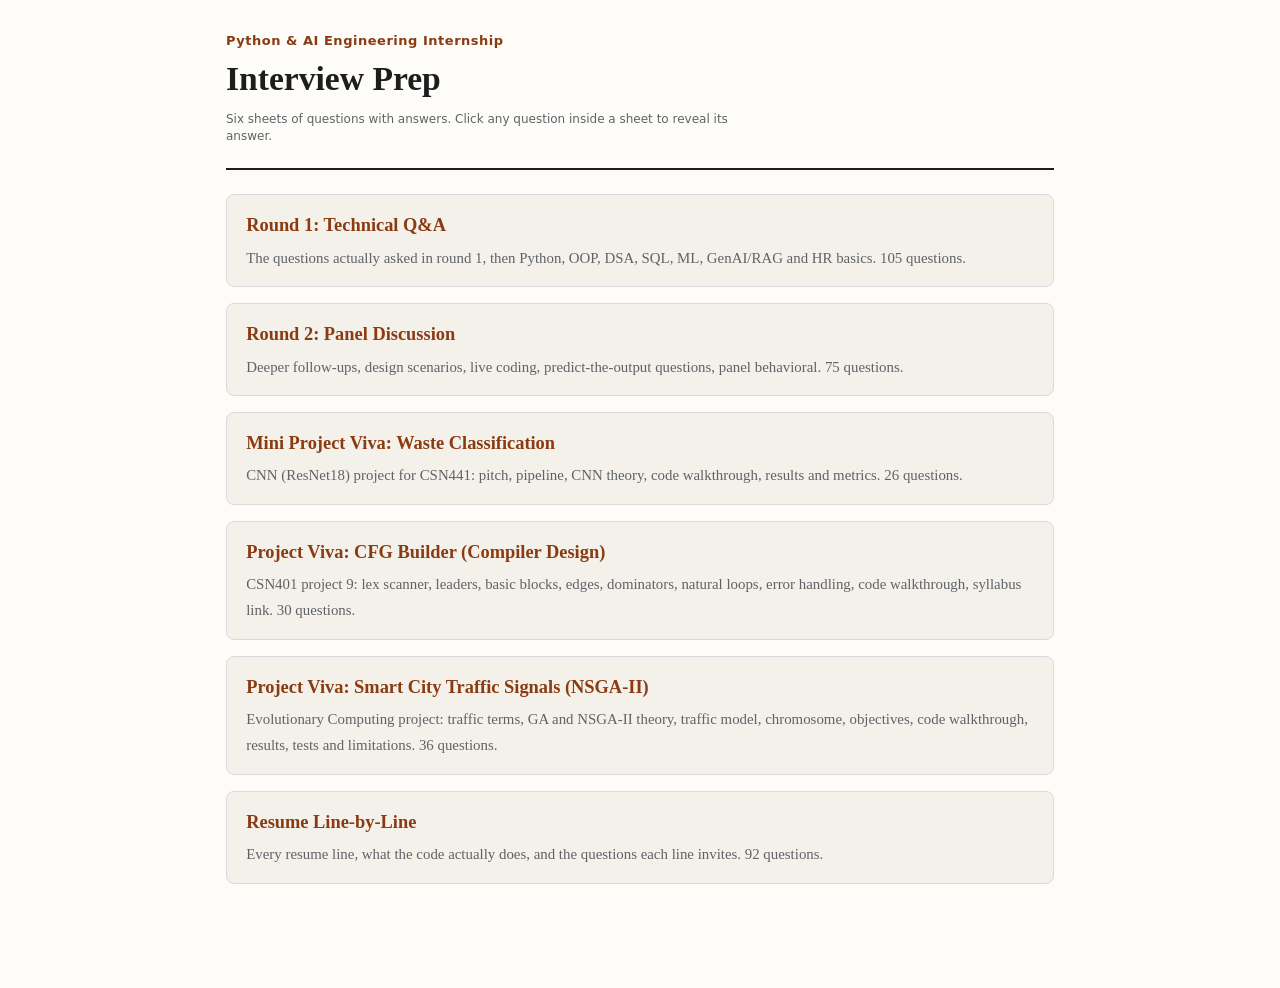
<file: index.html>
<!doctype html>
<html lang="en">
<head>
<meta charset="utf-8">
<meta name="viewport" content="width=device-width,initial-scale=1">
<title>Interview Prep</title>
<link rel="stylesheet" href="assets/notes.css">
<style>
.sheets{list-style:none;padding:0;margin:1.5em 0;display:grid;gap:1em}
.sheets li{max-width:none;margin:0}
.sheets a{display:block;padding:1em 1.2em;background:var(--card);border:1px solid var(--line);border-radius:8px;text-decoration:none;color:var(--ink)}
.sheets a:hover,.sheets a:focus-visible{border-color:var(--accent);background:var(--accent-soft)}
.sheets b{display:block;font-size:1.15rem;color:var(--accent);margin-bottom:.2em}
.sheets span{font-size:.93rem;color:var(--muted)}
</style>
</head>
<body>
<main>
<header class="unit">
  <div class="kicker">Python &amp; AI Engineering Internship</div>
  <h1>Interview Prep</h1>
  <p class="src">Six sheets of questions with answers. Click any question inside a sheet to reveal its answer.</p>
</header>

<ul class="sheets">
  <li><a href="round1.html"><b>Round 1: Technical Q&amp;A</b><span>The questions actually asked in round 1, then Python, OOP, DSA, SQL, ML, GenAI/RAG and HR basics. 105 questions.</span></a></li>
  <li><a href="round2.html"><b>Round 2: Panel Discussion</b><span>Deeper follow-ups, design scenarios, live coding, predict-the-output questions, panel behavioral. 75 questions.</span></a></li>
  <li><a href="viva-sheet.html"><b>Mini Project Viva: Waste Classification</b><span>CNN (ResNet18) project for CSN441: pitch, pipeline, CNN theory, code walkthrough, results and metrics. 26 questions.</span></a></li>
  <li><a href="cd-viva-sheet.html"><b>Project Viva: CFG Builder (Compiler Design)</b><span>CSN401 project 9: lex scanner, leaders, basic blocks, edges, dominators, natural loops, error handling, code walkthrough, syllabus link. 30 questions.</span></a></li>
  <li><a href="traffic-viva-sheet.html"><b>Project Viva: Smart City Traffic Signals (NSGA-II)</b><span>Evolutionary Computing project: traffic terms, GA and NSGA-II theory, traffic model, chromosome, objectives, code walkthrough, results, tests and limitations. 36 questions.</span></a></li>
  <li><a href="resume.html"><b>Resume Line-by-Line</b><span>Every resume line, what the code actually does, and the questions each line invites. 92 questions.</span></a></li>
</ul>
</main>
</body>
</html>
</file>
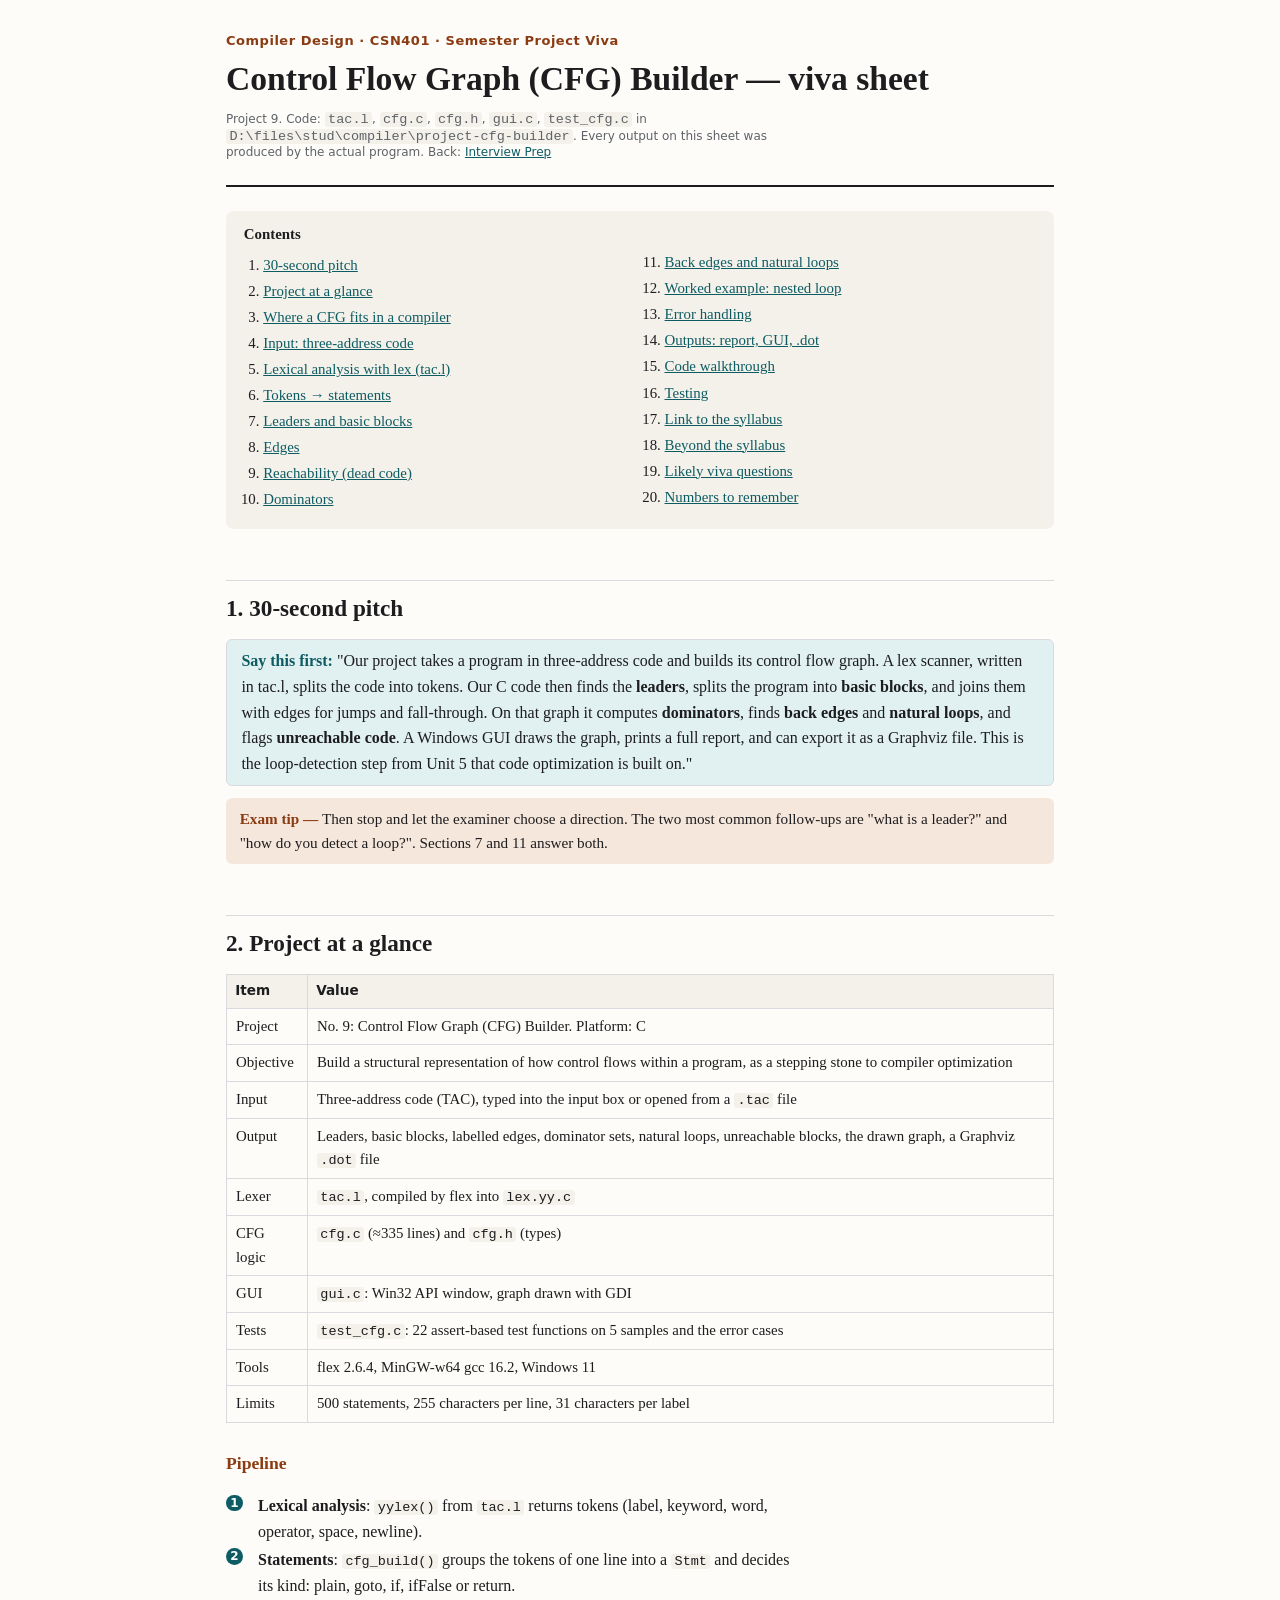
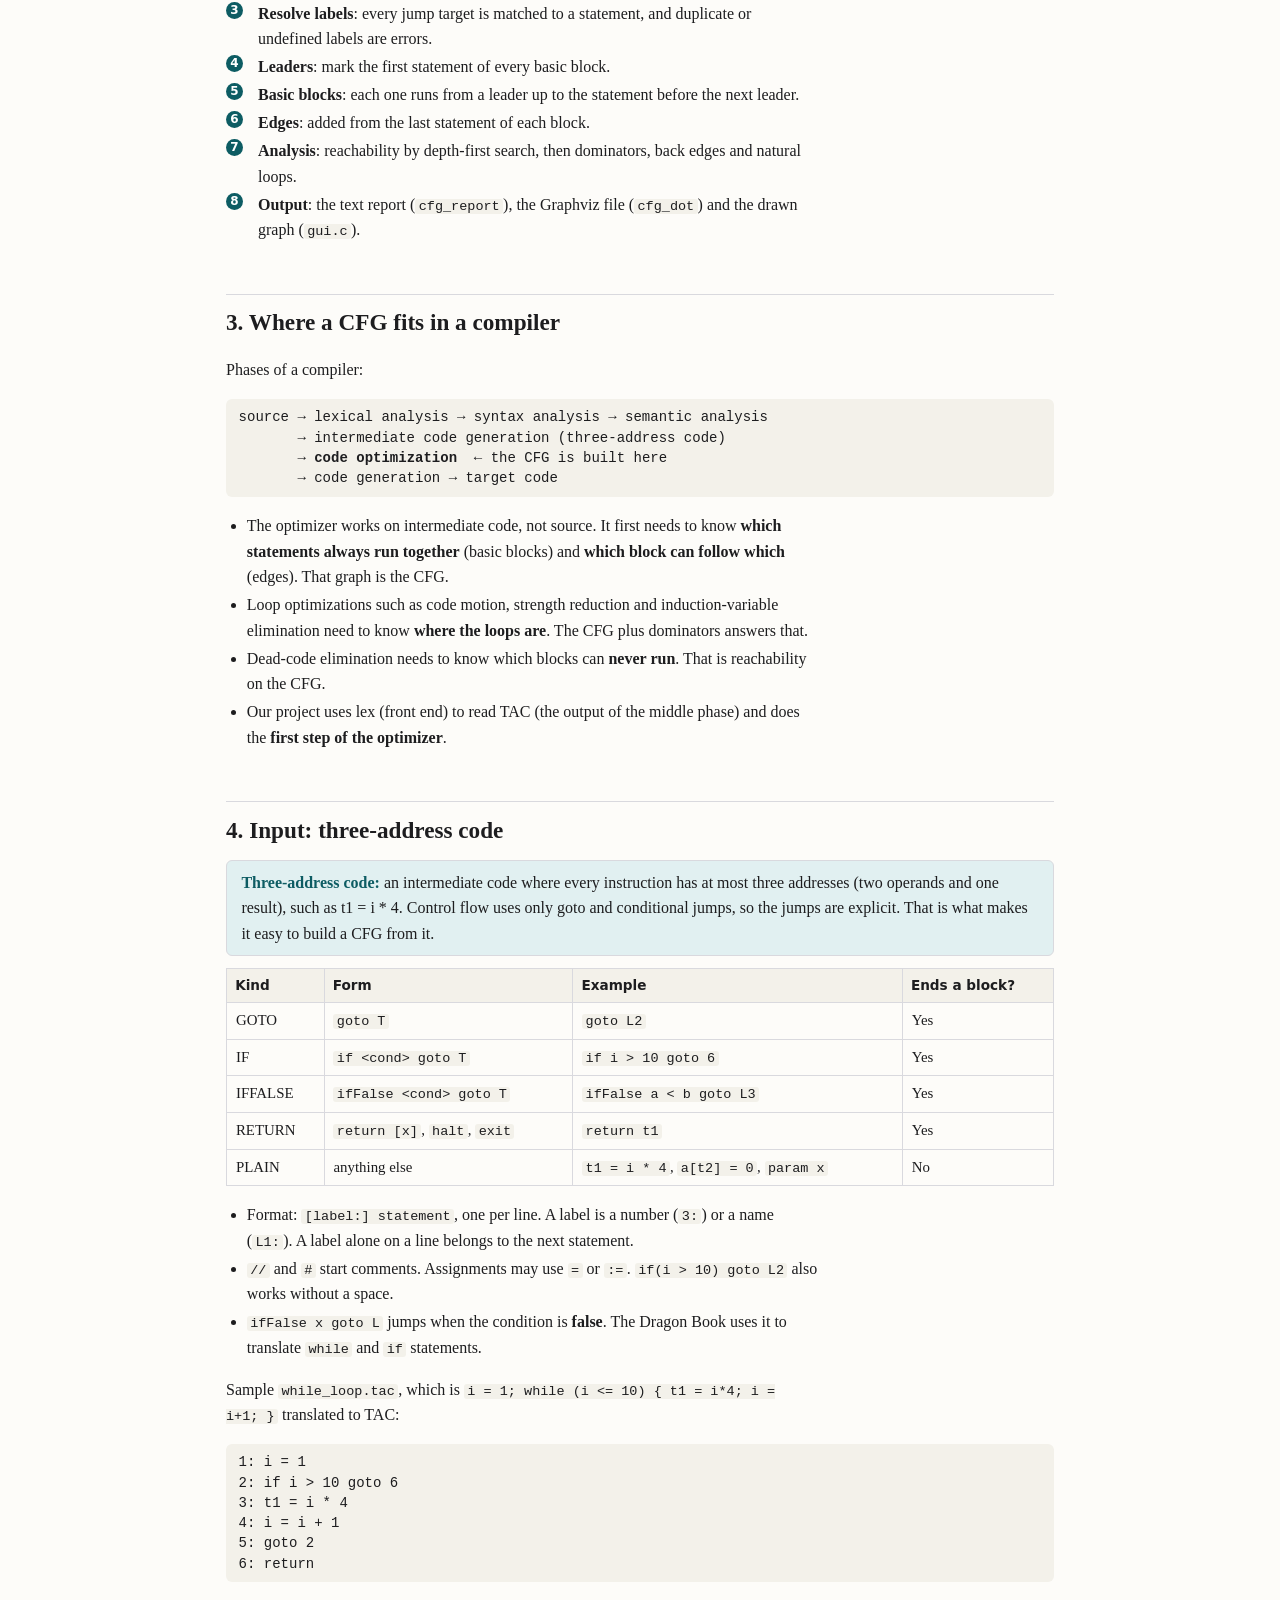
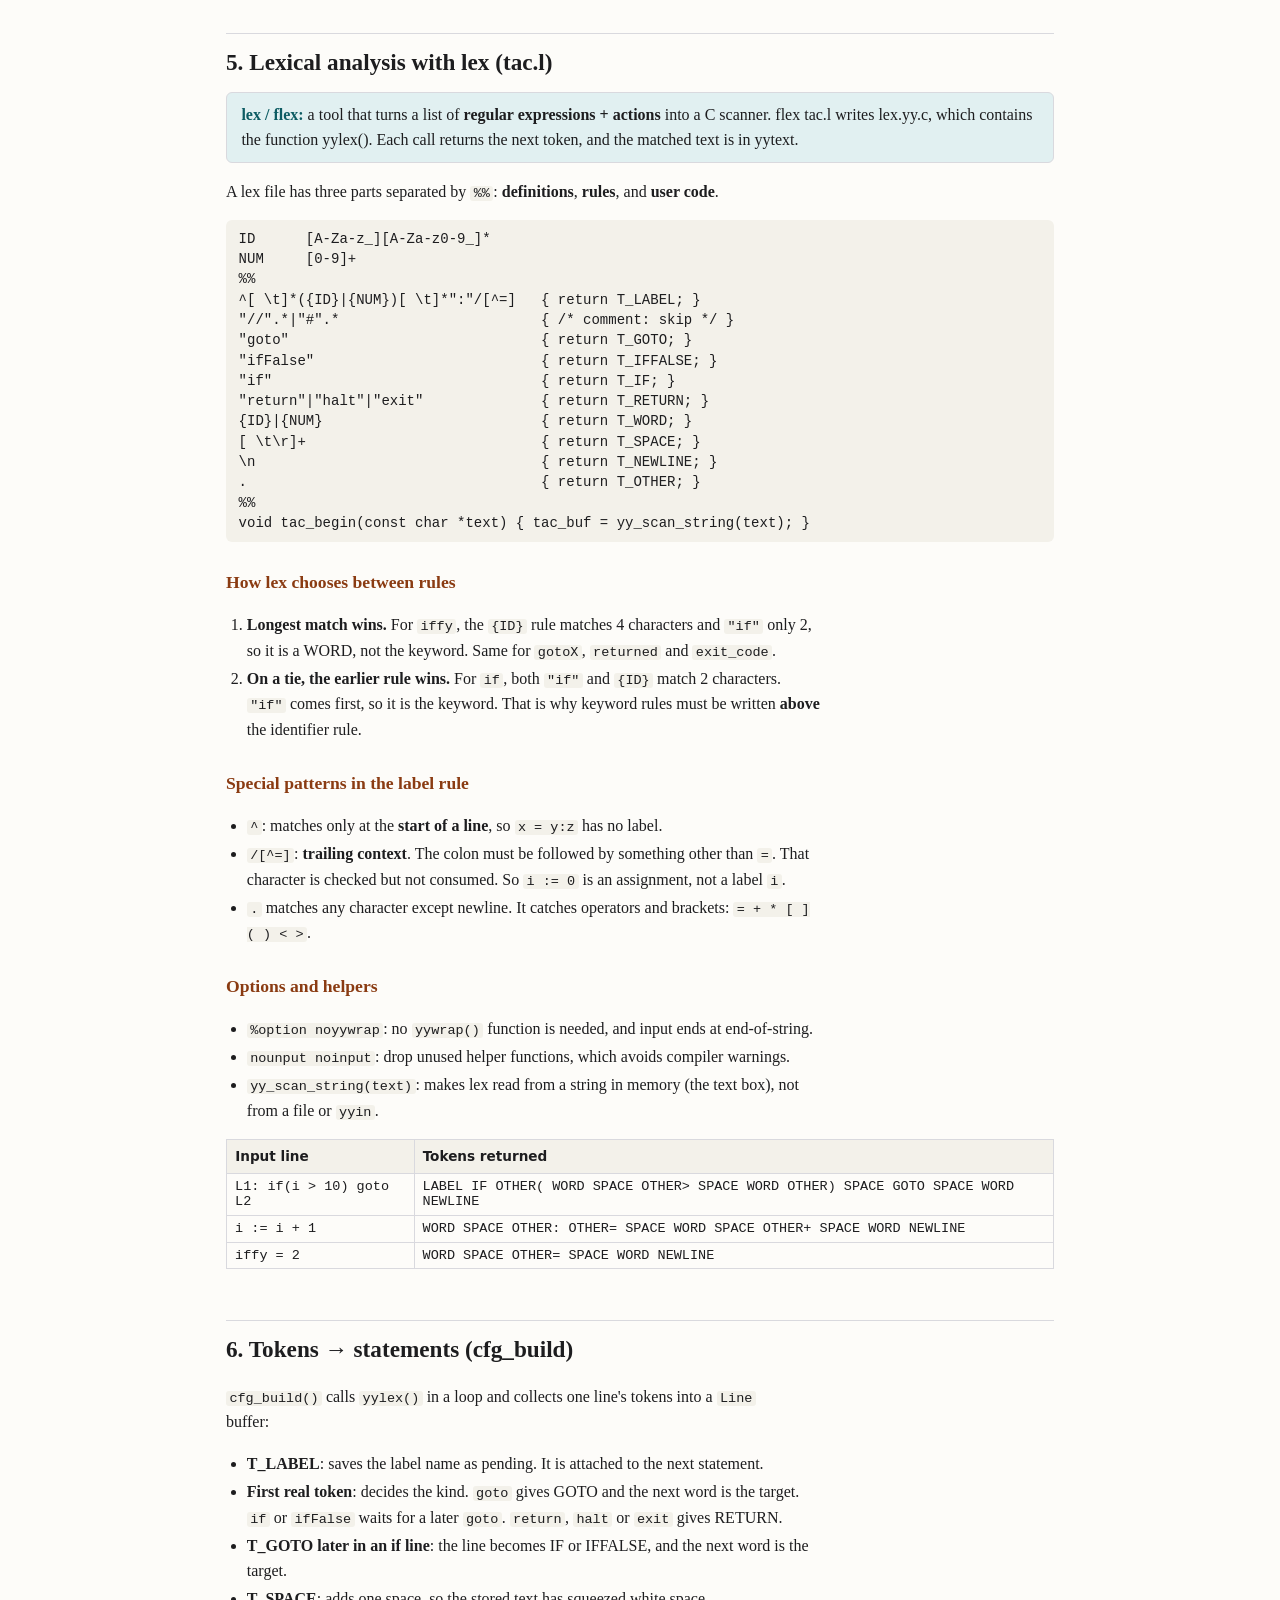
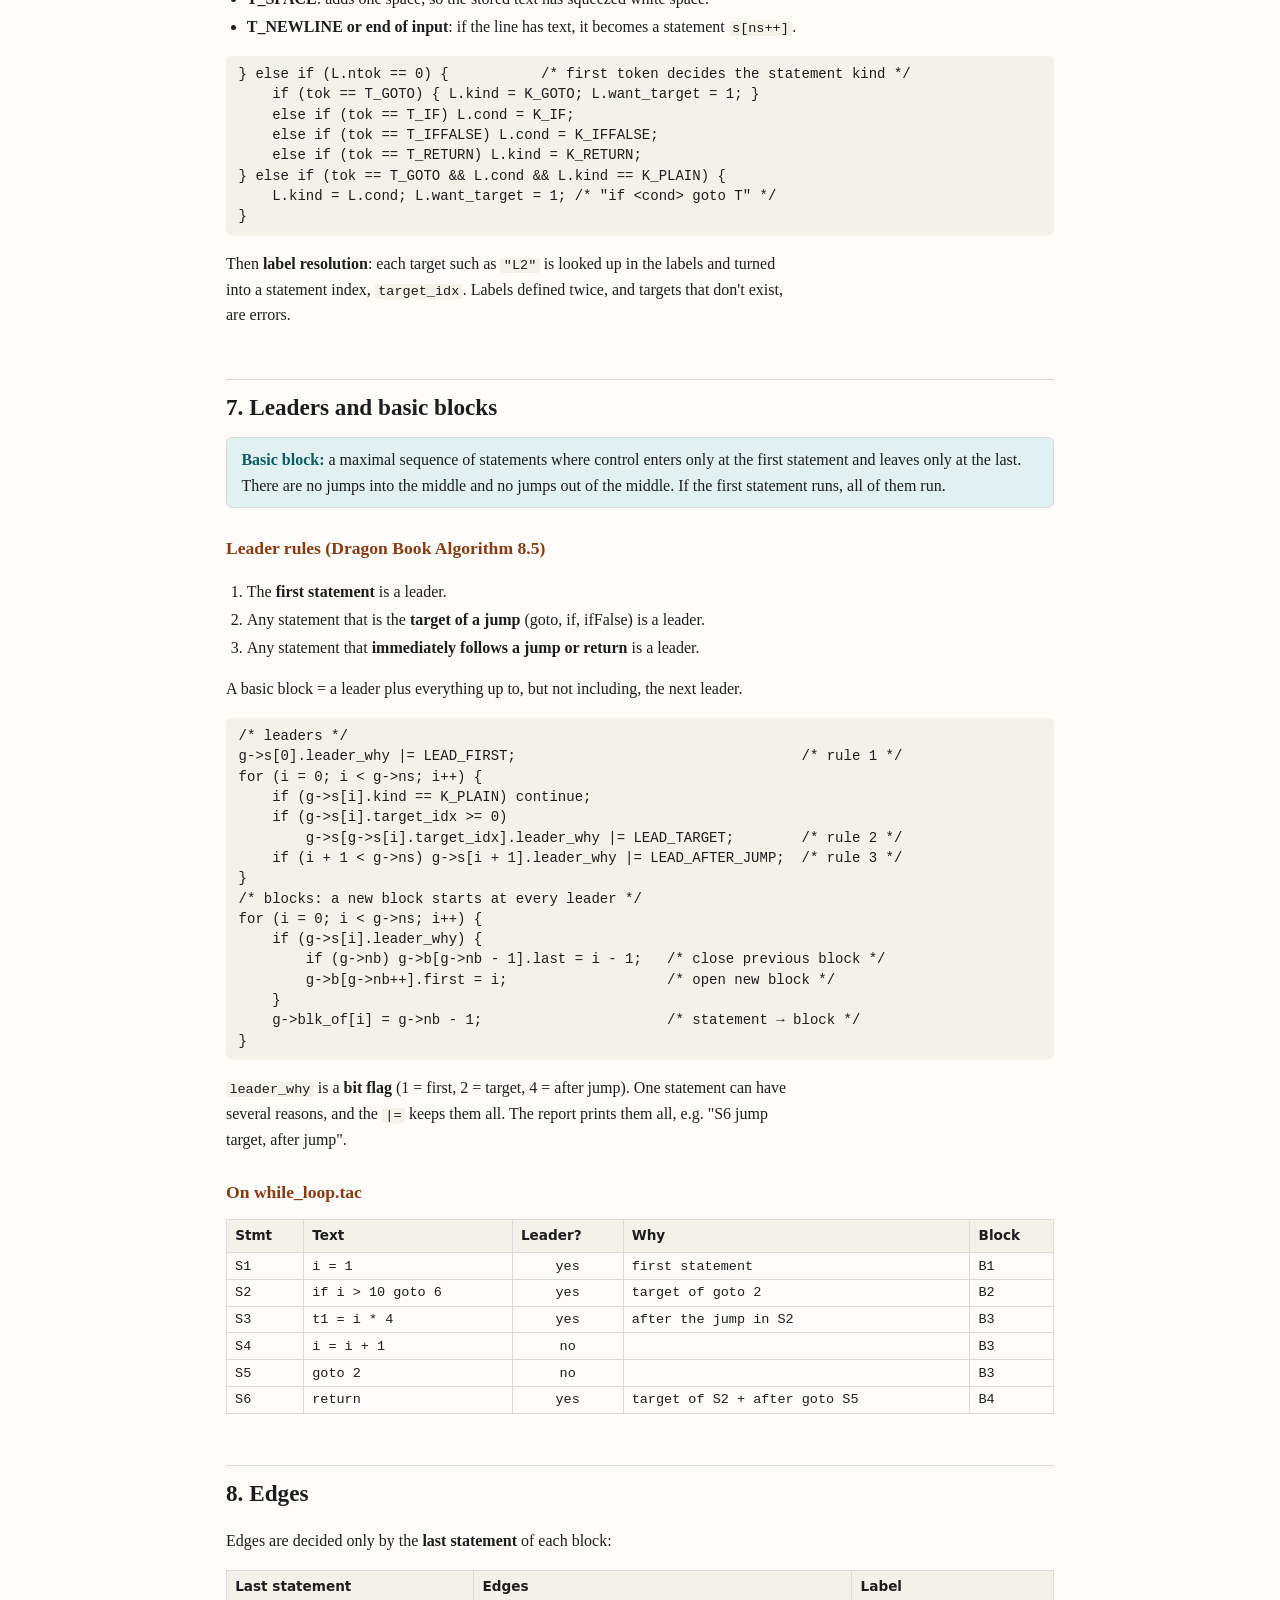
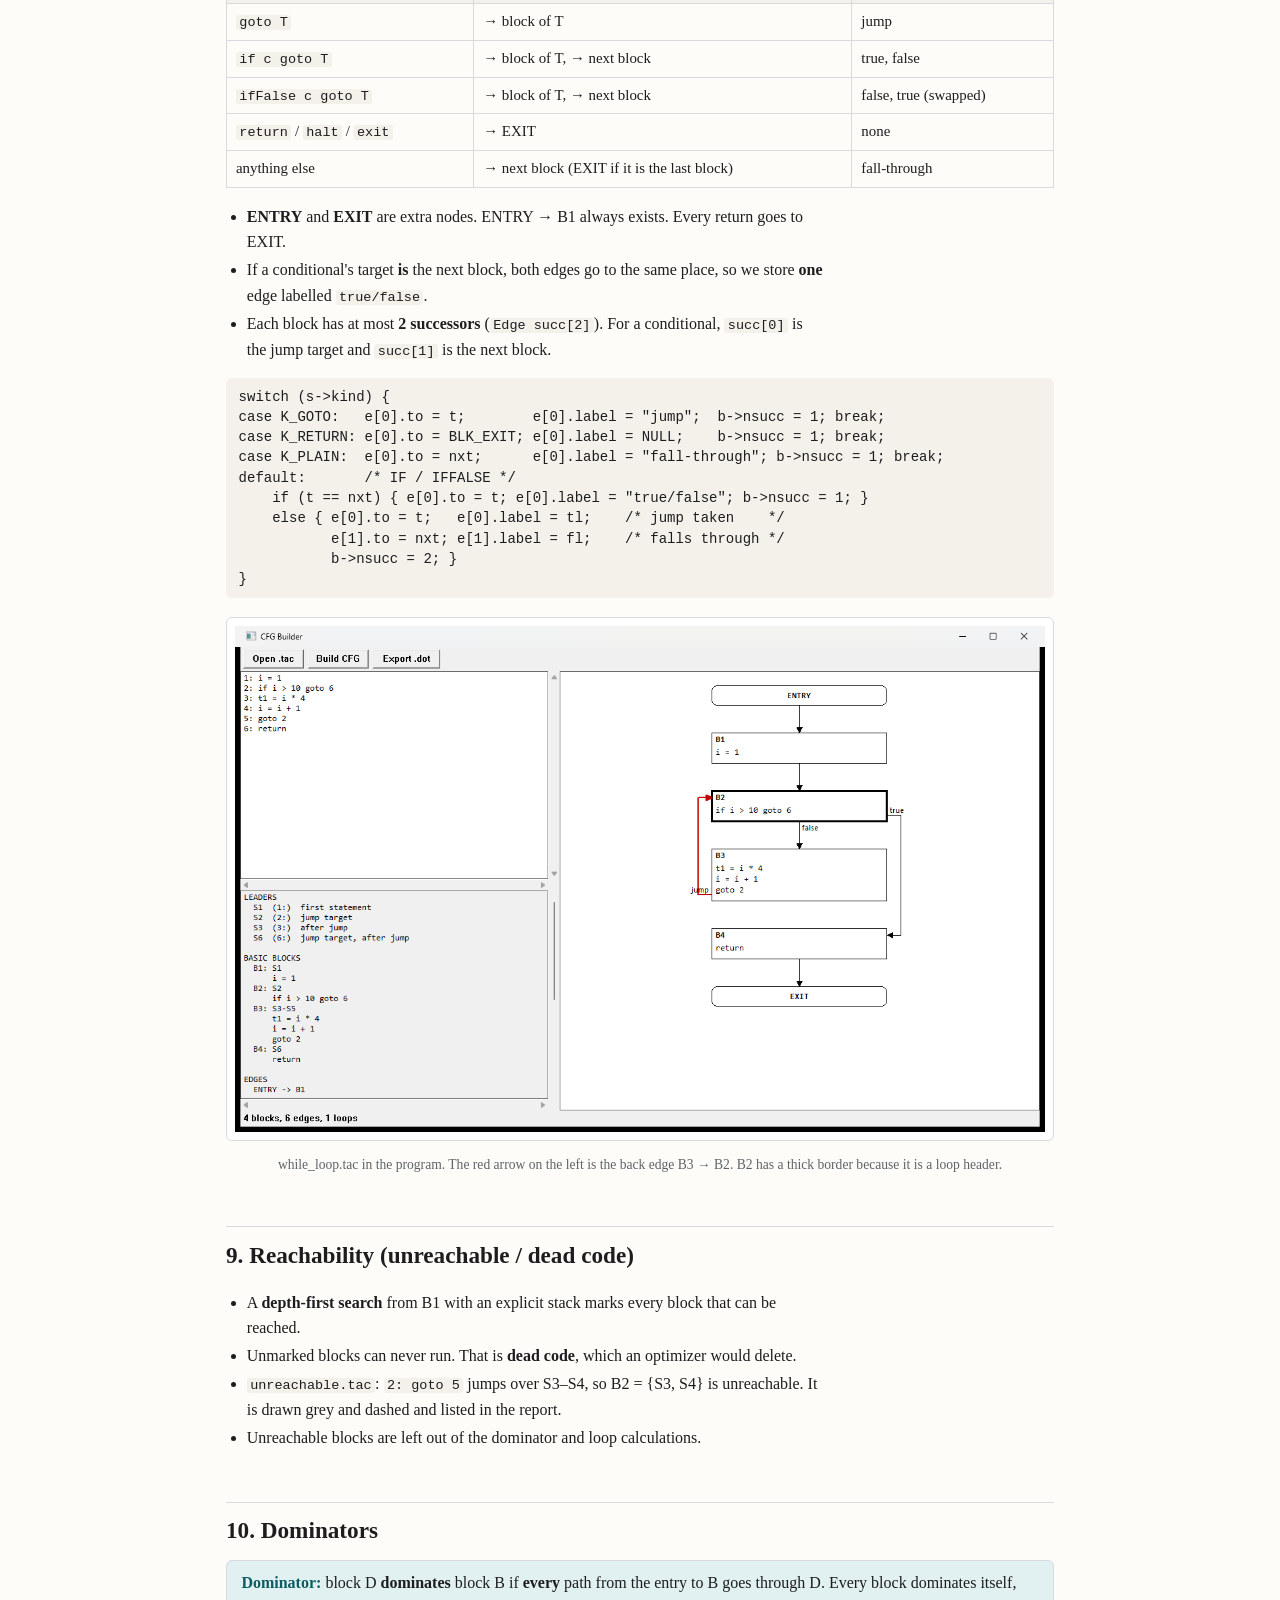
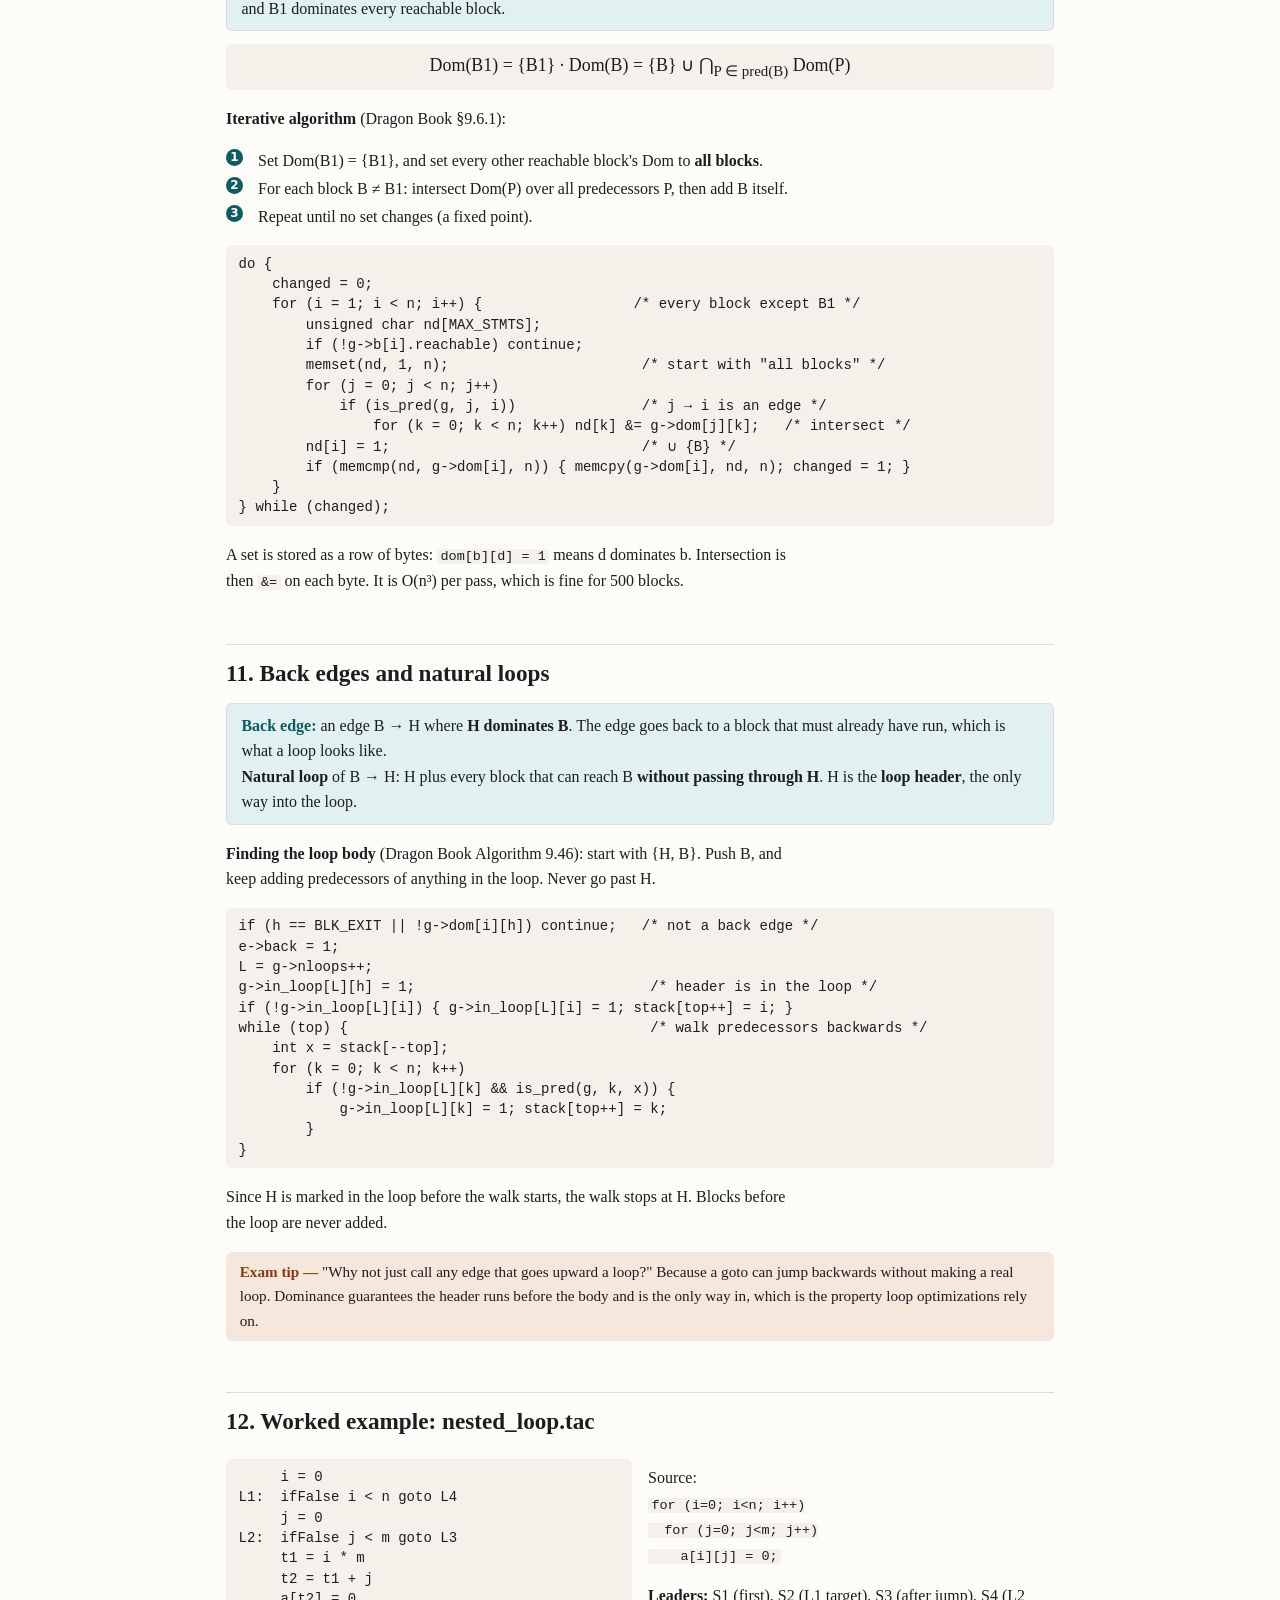
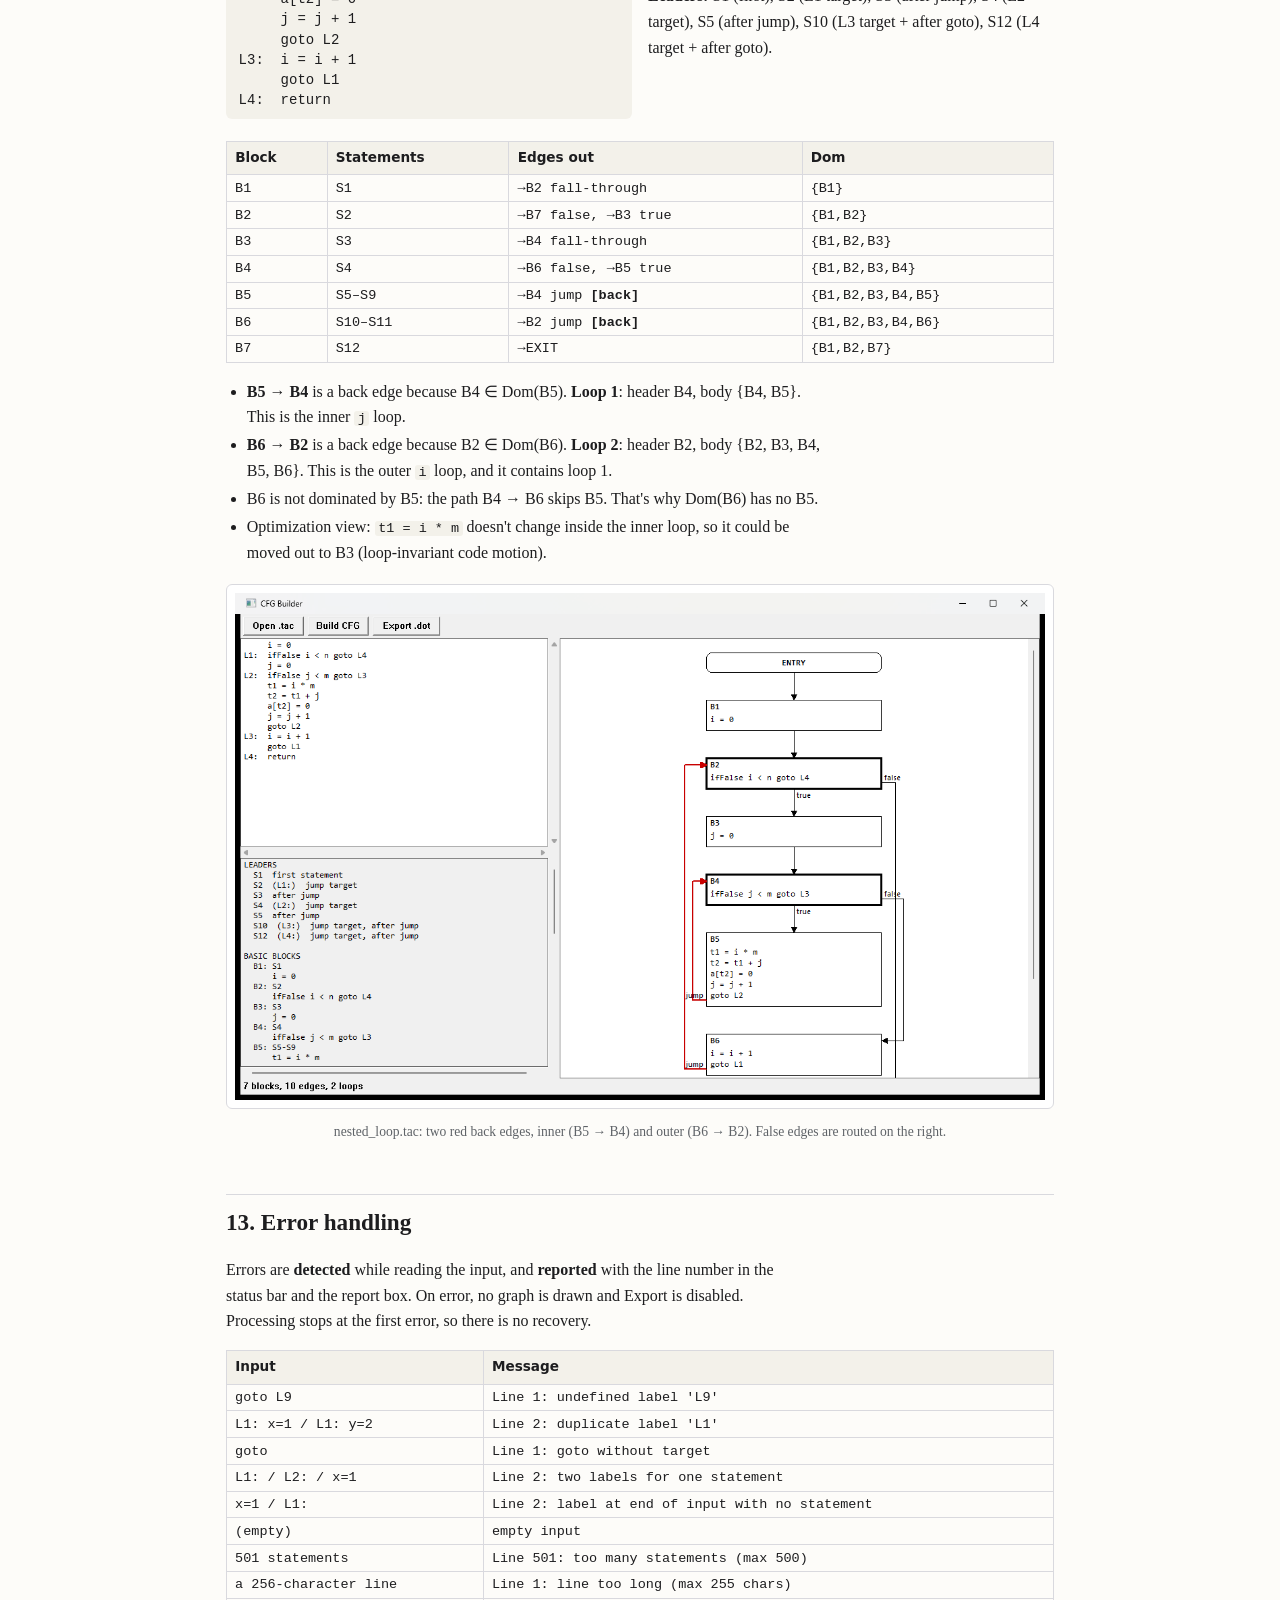
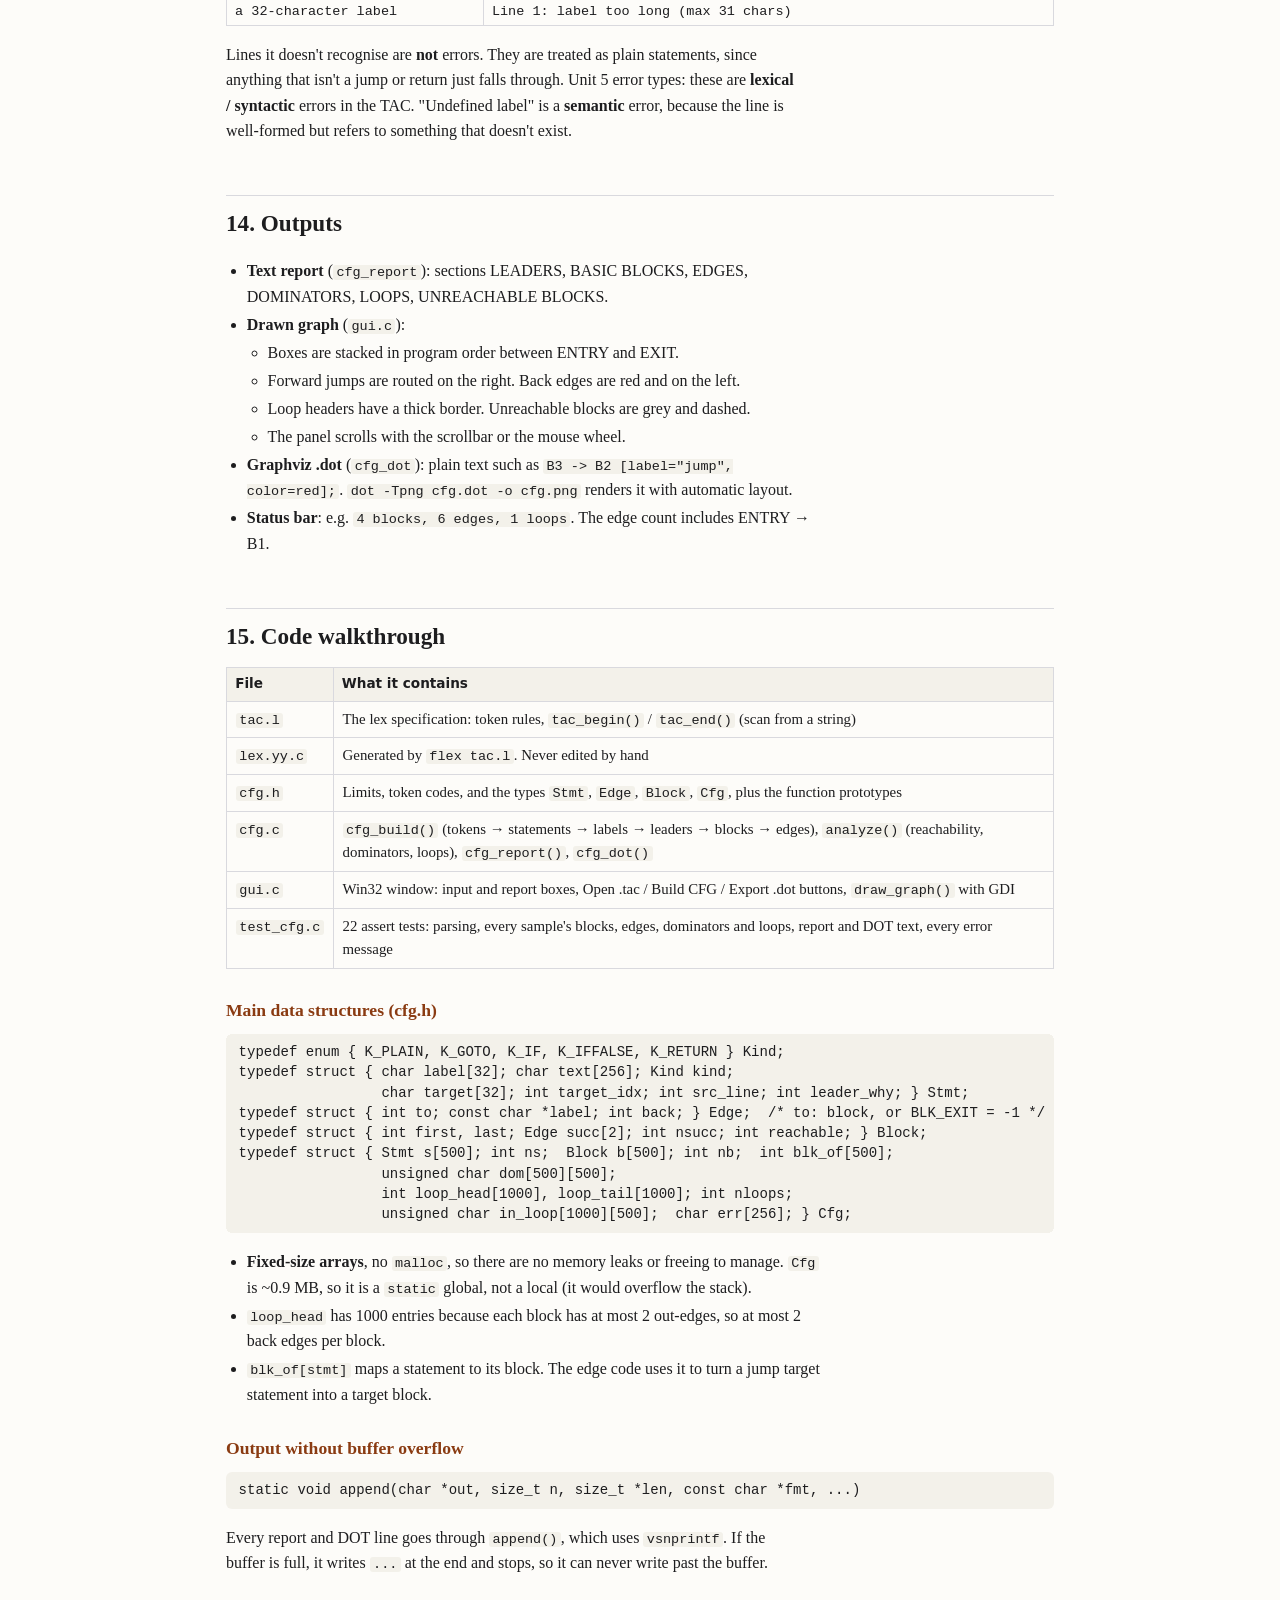
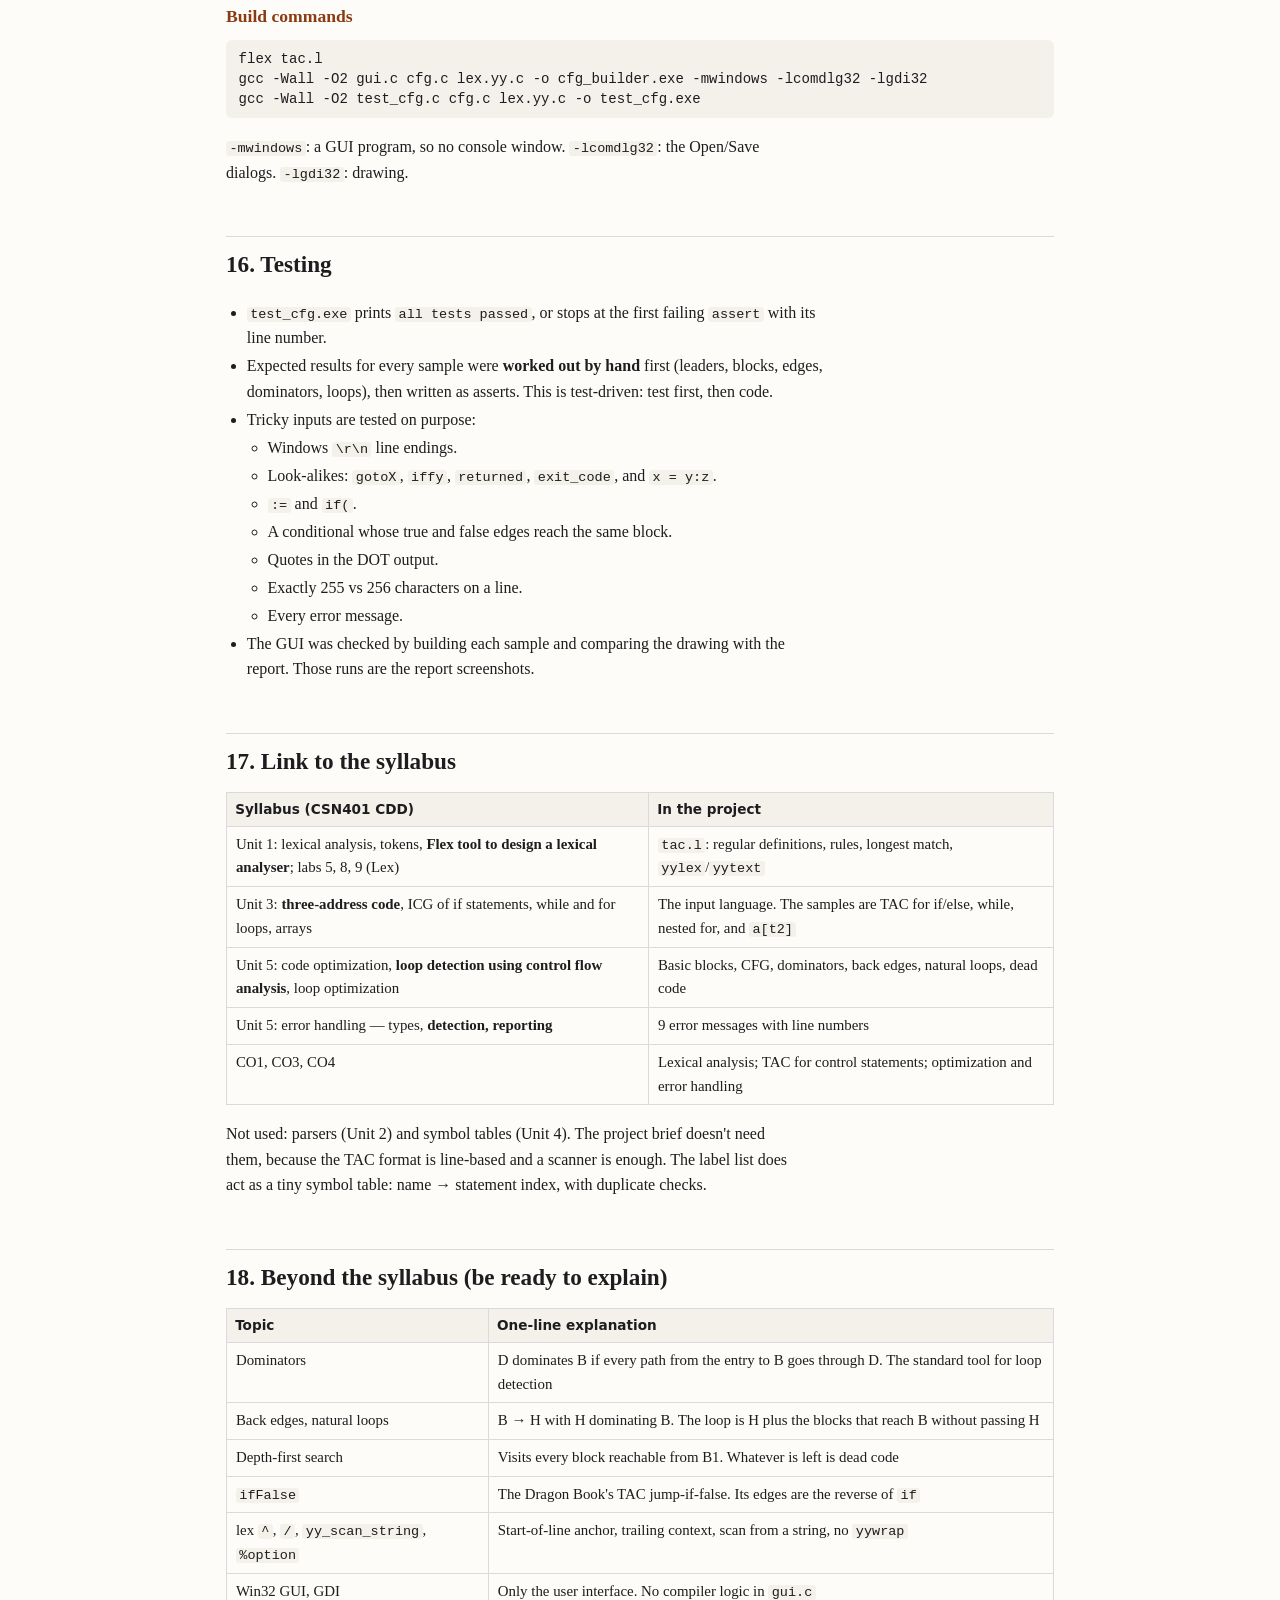
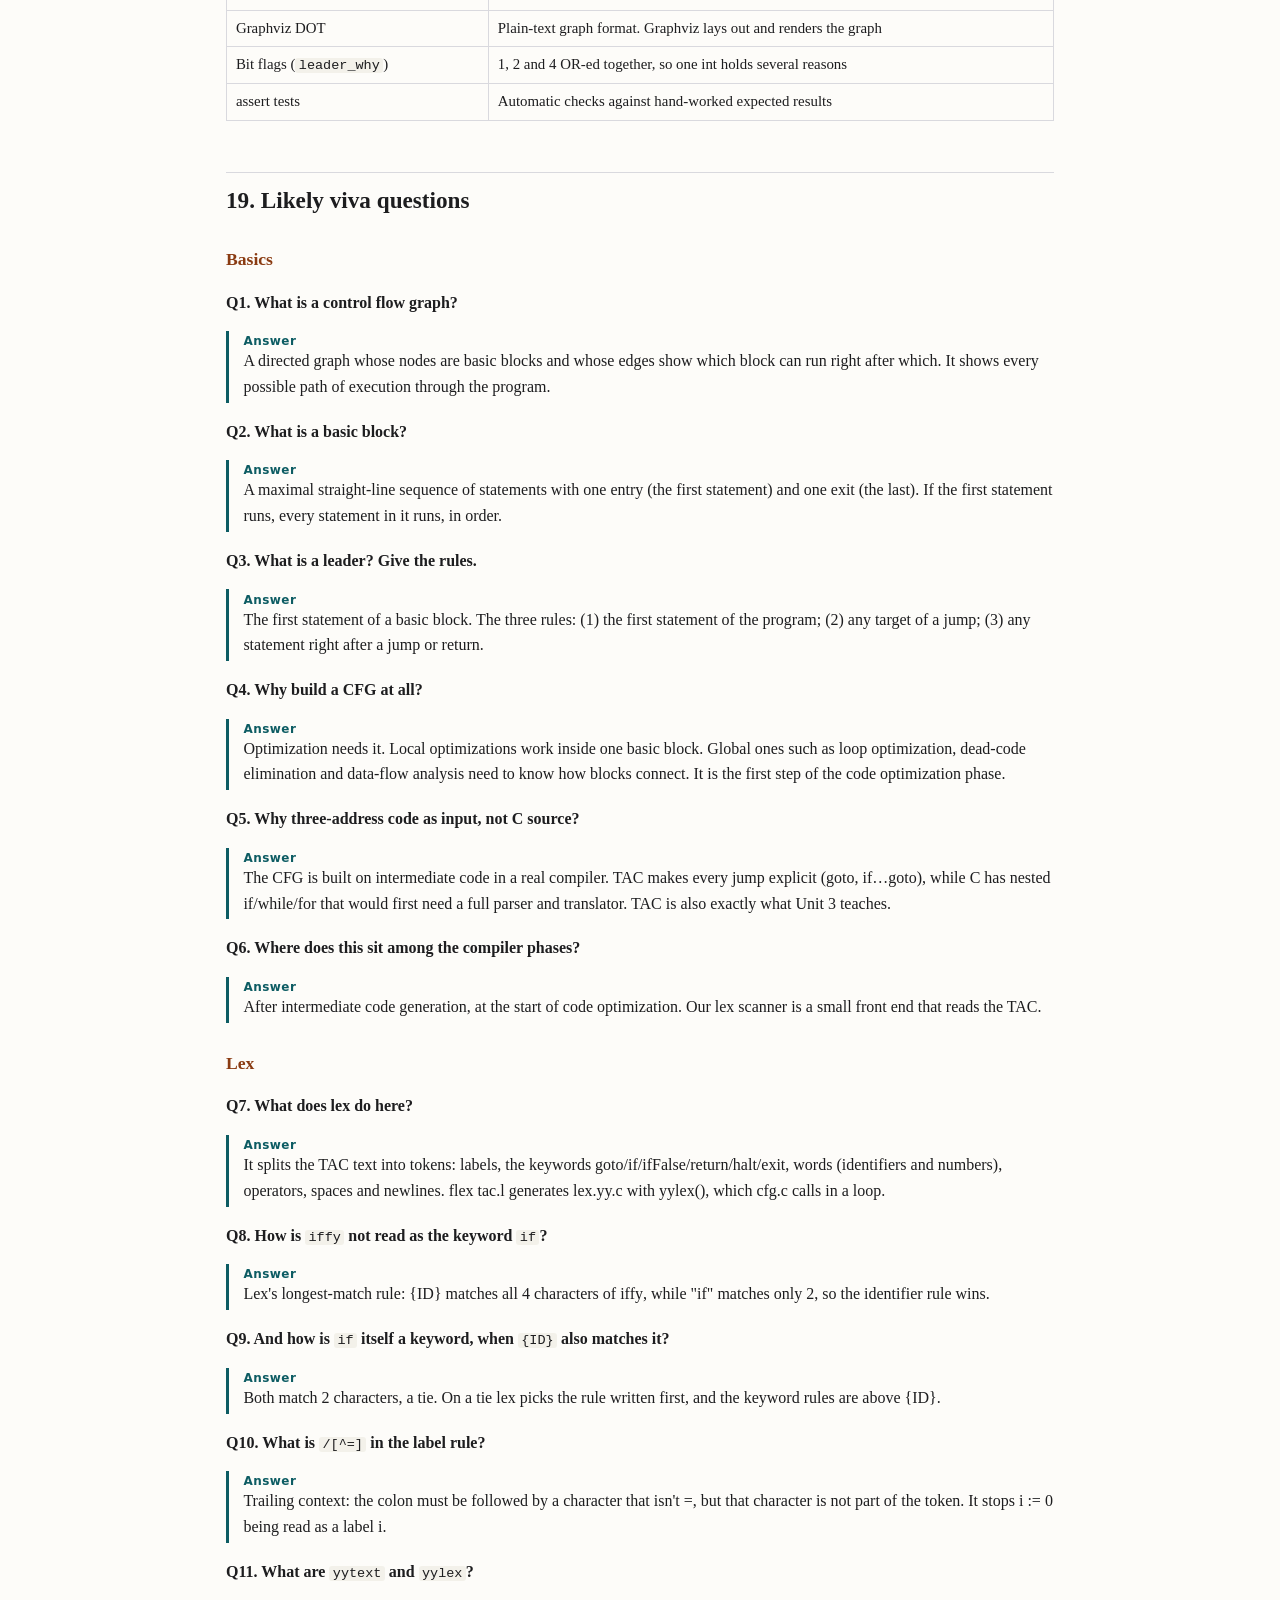
<file: cd-viva-sheet.html>
<!doctype html>
<html lang="en">
<head>
<meta charset="utf-8">
<meta name="viewport" content="width=device-width,initial-scale=1">
<title>Project Viva Sheet — Compiler Design (CFG Builder)</title>
<link rel="stylesheet" href="assets/fuzzy-notes.css">
</head>
<body>
<main>
<header class="unit">
  <div class="kicker">Compiler Design · CSN401 · Semester Project Viva</div>
  <h1>Control Flow Graph (CFG) Builder — viva sheet</h1>
  <p class="src">Project 9. Code: <code>tac.l</code>, <code>cfg.c</code>, <code>cfg.h</code>, <code>gui.c</code>, <code>test_cfg.c</code> in <code>D:\files\stud\compiler\project-cfg-builder</code>. Every output on this sheet was produced by the actual program. Back: <a href="index.html">Interview Prep</a></p>
</header>

<nav class="toc"><b>Contents</b>
<ol>
  <li><a href="#pitch">30-second pitch</a></li>
  <li><a href="#glance">Project at a glance</a></li>
  <li><a href="#where">Where a CFG fits in a compiler</a></li>
  <li><a href="#tac">Input: three-address code</a></li>
  <li><a href="#lex">Lexical analysis with lex (tac.l)</a></li>
  <li><a href="#stmts">Tokens → statements</a></li>
  <li><a href="#leaders">Leaders and basic blocks</a></li>
  <li><a href="#edges">Edges</a></li>
  <li><a href="#reach">Reachability (dead code)</a></li>
  <li><a href="#dom">Dominators</a></li>
  <li><a href="#loops">Back edges and natural loops</a></li>
  <li><a href="#worked">Worked example: nested loop</a></li>
  <li><a href="#errors">Error handling</a></li>
  <li><a href="#out">Outputs: report, GUI, .dot</a></li>
  <li><a href="#code">Code walkthrough</a></li>
  <li><a href="#test">Testing</a></li>
  <li><a href="#syllabus">Link to the syllabus</a></li>
  <li><a href="#beyond">Beyond the syllabus</a></li>
  <li><a href="#qa">Likely viva questions</a></li>
  <li><a href="#nums">Numbers to remember</a></li>
</ol></nav>

<!-- ============================================================ -->
<h2 id="pitch">1. 30-second pitch</h2>
<div class="def"><b>Say this first:</b> "Our project takes a program in three-address code and builds its control flow graph. A lex scanner, written in <code>tac.l</code>, splits the code into tokens. Our C code then finds the <b>leaders</b>, splits the program into <b>basic blocks</b>, and joins them with edges for jumps and fall-through. On that graph it computes <b>dominators</b>, finds <b>back edges</b> and <b>natural loops</b>, and flags <b>unreachable code</b>. A Windows GUI draws the graph, prints a full report, and can export it as a Graphviz file. This is the loop-detection step from Unit 5 that code optimization is built on."</div>
<div class="tip">Then stop and let the examiner choose a direction. The two most common follow-ups are "what is a leader?" and "how do you detect a loop?". Sections 7 and 11 answer both.</div>

<!-- ============================================================ -->
<h2 id="glance">2. Project at a glance</h2>
<table>
<tr><th>Item</th><th>Value</th></tr>
<tr><td>Project</td><td>No. 9: Control Flow Graph (CFG) Builder. Platform: C</td></tr>
<tr><td>Objective</td><td>Build a structural representation of how control flows within a program, as a stepping stone to compiler optimization</td></tr>
<tr><td>Input</td><td>Three-address code (TAC), typed into the input box or opened from a <code>.tac</code> file</td></tr>
<tr><td>Output</td><td>Leaders, basic blocks, labelled edges, dominator sets, natural loops, unreachable blocks, the drawn graph, a Graphviz <code>.dot</code> file</td></tr>
<tr><td>Lexer</td><td><code>tac.l</code>, compiled by flex into <code>lex.yy.c</code></td></tr>
<tr><td>CFG logic</td><td><code>cfg.c</code> (≈335 lines) and <code>cfg.h</code> (types)</td></tr>
<tr><td>GUI</td><td><code>gui.c</code>: Win32 API window, graph drawn with GDI</td></tr>
<tr><td>Tests</td><td><code>test_cfg.c</code>: 22 assert-based test functions on 5 samples and the error cases</td></tr>
<tr><td>Tools</td><td>flex 2.6.4, MinGW-w64 gcc 16.2, Windows 11</td></tr>
<tr><td>Limits</td><td>500 statements, 255 characters per line, 31 characters per label</td></tr>
</table>

<h3>Pipeline</h3>
<ol class="steps">
  <li><b>Lexical analysis</b>: <code>yylex()</code> from <code>tac.l</code> returns tokens (label, keyword, word, operator, space, newline).</li>
  <li><b>Statements</b>: <code>cfg_build()</code> groups the tokens of one line into a <code>Stmt</code> and decides its kind: plain, goto, if, ifFalse or return.</li>
  <li><b>Resolve labels</b>: every jump target is matched to a statement, and duplicate or undefined labels are errors.</li>
  <li><b>Leaders</b>: mark the first statement of every basic block.</li>
  <li><b>Basic blocks</b>: each one runs from a leader up to the statement before the next leader.</li>
  <li><b>Edges</b>: added from the last statement of each block.</li>
  <li><b>Analysis</b>: reachability by depth-first search, then dominators, back edges and natural loops.</li>
  <li><b>Output</b>: the text report (<code>cfg_report</code>), the Graphviz file (<code>cfg_dot</code>) and the drawn graph (<code>gui.c</code>).</li>
</ol>

<!-- ============================================================ -->
<h2 id="where">3. Where a CFG fits in a compiler</h2>
<p>Phases of a compiler:</p>
<pre>source → lexical analysis → syntax analysis → semantic analysis
       → intermediate code generation (three-address code)
       → <b>code optimization</b>  ← the CFG is built here
       → code generation → target code</pre>
<ul>
  <li>The optimizer works on intermediate code, not source. It first needs to know <b>which statements always run together</b> (basic blocks) and <b>which block can follow which</b> (edges). That graph is the CFG.</li>
  <li>Loop optimizations such as code motion, strength reduction and induction-variable elimination need to know <b>where the loops are</b>. The CFG plus dominators answers that.</li>
  <li>Dead-code elimination needs to know which blocks can <b>never run</b>. That is reachability on the CFG.</li>
  <li>Our project uses lex (front end) to read TAC (the output of the middle phase) and does the <b>first step of the optimizer</b>.</li>
</ul>

<!-- ============================================================ -->
<h2 id="tac">4. Input: three-address code</h2>
<div class="def"><b>Three-address code:</b> an intermediate code where every instruction has at most three addresses (two operands and one result), such as <code>t1 = i * 4</code>. Control flow uses only <code>goto</code> and conditional jumps, so the jumps are explicit. That is what makes it easy to build a CFG from it.</div>
<table>
<tr><th>Kind</th><th>Form</th><th>Example</th><th>Ends a block?</th></tr>
<tr><td>GOTO</td><td><code>goto T</code></td><td><code>goto L2</code></td><td>Yes</td></tr>
<tr><td>IF</td><td><code>if &lt;cond&gt; goto T</code></td><td><code>if i &gt; 10 goto 6</code></td><td>Yes</td></tr>
<tr><td>IFFALSE</td><td><code>ifFalse &lt;cond&gt; goto T</code></td><td><code>ifFalse a &lt; b goto L3</code></td><td>Yes</td></tr>
<tr><td>RETURN</td><td><code>return [x]</code>, <code>halt</code>, <code>exit</code></td><td><code>return t1</code></td><td>Yes</td></tr>
<tr><td>PLAIN</td><td>anything else</td><td><code>t1 = i * 4</code>, <code>a[t2] = 0</code>, <code>param x</code></td><td>No</td></tr>
</table>
<ul>
  <li>Format: <code>[label:] statement</code>, one per line. A label is a number (<code>3:</code>) or a name (<code>L1:</code>). A label alone on a line belongs to the next statement.</li>
  <li><code>//</code> and <code>#</code> start comments. Assignments may use <code>=</code> or <code>:=</code>. <code>if(i &gt; 10) goto L2</code> also works without a space.</li>
  <li><code>ifFalse x goto L</code> jumps when the condition is <b>false</b>. The Dragon Book uses it to translate <code>while</code> and <code>if</code> statements.</li>
</ul>
<p>Sample <code>while_loop.tac</code>, which is <code>i = 1; while (i &lt;= 10) { t1 = i*4; i = i+1; }</code> translated to TAC:</p>
<pre>1: i = 1
2: if i &gt; 10 goto 6
3: t1 = i * 4
4: i = i + 1
5: goto 2
6: return</pre>

<!-- ============================================================ -->
<h2 id="lex">5. Lexical analysis with lex (<code>tac.l</code>)</h2>
<div class="def"><b>lex / flex:</b> a tool that turns a list of <b>regular expressions + actions</b> into a C scanner. <code>flex tac.l</code> writes <code>lex.yy.c</code>, which contains the function <code>yylex()</code>. Each call returns the next token, and the matched text is in <code>yytext</code>.</div>
<p>A lex file has three parts separated by <code>%%</code>: <b>definitions</b>, <b>rules</b>, and <b>user code</b>.</p>
<pre>ID      [A-Za-z_][A-Za-z0-9_]*
NUM     [0-9]+
%%
^[ \t]*({ID}|{NUM})[ \t]*":"/[^=]   { return T_LABEL; }
"//".*|"#".*                        { /* comment: skip */ }
"goto"                              { return T_GOTO; }
"ifFalse"                           { return T_IFFALSE; }
"if"                                { return T_IF; }
"return"|"halt"|"exit"              { return T_RETURN; }
{ID}|{NUM}                          { return T_WORD; }
[ \t\r]+                            { return T_SPACE; }
\n                                  { return T_NEWLINE; }
.                                   { return T_OTHER; }
%%
void tac_begin(const char *text) { tac_buf = yy_scan_string(text); }</pre>
<h3>How lex chooses between rules</h3>
<ol>
  <li><b>Longest match wins.</b> For <code>iffy</code>, the <code>{ID}</code> rule matches 4 characters and <code>"if"</code> only 2, so it is a WORD, not the keyword. Same for <code>gotoX</code>, <code>returned</code> and <code>exit_code</code>.</li>
  <li><b>On a tie, the earlier rule wins.</b> For <code>if</code>, both <code>"if"</code> and <code>{ID}</code> match 2 characters. <code>"if"</code> comes first, so it is the keyword. That is why keyword rules must be written <b>above</b> the identifier rule.</li>
</ol>
<h3>Special patterns in the label rule</h3>
<ul>
  <li><code>^</code>: matches only at the <b>start of a line</b>, so <code>x = y:z</code> has no label.</li>
  <li><code>/[^=]</code>: <b>trailing context</b>. The colon must be followed by something other than <code>=</code>. That character is checked but not consumed. So <code>i := 0</code> is an assignment, not a label <code>i</code>.</li>
  <li><code>.</code> matches any character except newline. It catches operators and brackets: <code>= + * [ ] ( ) &lt; &gt;</code>.</li>
</ul>
<h3>Options and helpers</h3>
<ul>
  <li><code>%option noyywrap</code>: no <code>yywrap()</code> function is needed, and input ends at end-of-string.</li>
  <li><code>nounput noinput</code>: drop unused helper functions, which avoids compiler warnings.</li>
  <li><code>yy_scan_string(text)</code>: makes lex read from a string in memory (the text box), not from a file or <code>yyin</code>.</li>
</ul>
<table class="mono">
<tr><th>Input line</th><th>Tokens returned</th></tr>
<tr><td>L1: if(i &gt; 10) goto L2</td><td>LABEL IF OTHER( WORD SPACE OTHER&gt; SPACE WORD OTHER) SPACE GOTO SPACE WORD NEWLINE</td></tr>
<tr><td>i := i + 1</td><td>WORD SPACE OTHER: OTHER= SPACE WORD SPACE OTHER+ SPACE WORD NEWLINE</td></tr>
<tr><td>iffy = 2</td><td>WORD SPACE OTHER= SPACE WORD NEWLINE</td></tr>
</table>

<!-- ============================================================ -->
<h2 id="stmts">6. Tokens → statements (<code>cfg_build</code>)</h2>
<p><code>cfg_build()</code> calls <code>yylex()</code> in a loop and collects one line's tokens into a <code>Line</code> buffer:</p>
<ul>
  <li><b>T_LABEL</b>: saves the label name as pending. It is attached to the next statement.</li>
  <li><b>First real token</b>: decides the kind. <code>goto</code> gives GOTO and the next word is the target. <code>if</code> or <code>ifFalse</code> waits for a later <code>goto</code>. <code>return</code>, <code>halt</code> or <code>exit</code> gives RETURN.</li>
  <li><b>T_GOTO later in an if line</b>: the line becomes IF or IFFALSE, and the next word is the target.</li>
  <li><b>T_SPACE</b>: adds one space, so the stored text has squeezed white space.</li>
  <li><b>T_NEWLINE or end of input</b>: if the line has text, it becomes a statement <code>s[ns++]</code>.</li>
</ul>
<pre>} else if (L.ntok == 0) {           /* first token decides the statement kind */
    if (tok == T_GOTO) { L.kind = K_GOTO; L.want_target = 1; }
    else if (tok == T_IF) L.cond = K_IF;
    else if (tok == T_IFFALSE) L.cond = K_IFFALSE;
    else if (tok == T_RETURN) L.kind = K_RETURN;
} else if (tok == T_GOTO &amp;&amp; L.cond &amp;&amp; L.kind == K_PLAIN) {
    L.kind = L.cond; L.want_target = 1; /* "if &lt;cond&gt; goto T" */
}</pre>
<p>Then <b>label resolution</b>: each target such as <code>"L2"</code> is looked up in the labels and turned into a statement index, <code>target_idx</code>. Labels defined twice, and targets that don't exist, are errors.</p>

<!-- ============================================================ -->
<h2 id="leaders">7. Leaders and basic blocks</h2>
<div class="def"><b>Basic block:</b> a maximal sequence of statements where control enters only at the first statement and leaves only at the last. There are no jumps into the middle and no jumps out of the middle. If the first statement runs, all of them run.</div>
<h3>Leader rules (Dragon Book Algorithm 8.5)</h3>
<ol>
  <li>The <b>first statement</b> is a leader.</li>
  <li>Any statement that is the <b>target of a jump</b> (goto, if, ifFalse) is a leader.</li>
  <li>Any statement that <b>immediately follows a jump or return</b> is a leader.</li>
</ol>
<p>A basic block = a leader plus everything up to, but not including, the next leader.</p>
<pre>/* leaders */
g-&gt;s[0].leader_why |= LEAD_FIRST;                                  /* rule 1 */
for (i = 0; i &lt; g-&gt;ns; i++) {
    if (g-&gt;s[i].kind == K_PLAIN) continue;
    if (g-&gt;s[i].target_idx &gt;= 0)
        g-&gt;s[g-&gt;s[i].target_idx].leader_why |= LEAD_TARGET;        /* rule 2 */
    if (i + 1 &lt; g-&gt;ns) g-&gt;s[i + 1].leader_why |= LEAD_AFTER_JUMP;  /* rule 3 */
}
/* blocks: a new block starts at every leader */
for (i = 0; i &lt; g-&gt;ns; i++) {
    if (g-&gt;s[i].leader_why) {
        if (g-&gt;nb) g-&gt;b[g-&gt;nb - 1].last = i - 1;   /* close previous block */
        g-&gt;b[g-&gt;nb++].first = i;                   /* open new block */
    }
    g-&gt;blk_of[i] = g-&gt;nb - 1;                      /* statement → block */
}</pre>
<p><code>leader_why</code> is a <b>bit flag</b> (1 = first, 2 = target, 4 = after jump). One statement can have several reasons, and the <code>|=</code> keeps them all. The report prints them all, e.g. "S6 jump target, after jump".</p>
<h3>On <code>while_loop.tac</code></h3>
<table class="mono">
<tr><th>Stmt</th><th>Text</th><th>Leader?</th><th>Why</th><th>Block</th></tr>
<tr><td>S1</td><td>i = 1</td><td class="c">yes</td><td>first statement</td><td>B1</td></tr>
<tr><td>S2</td><td>if i &gt; 10 goto 6</td><td class="c">yes</td><td>target of goto 2</td><td>B2</td></tr>
<tr><td>S3</td><td>t1 = i * 4</td><td class="c">yes</td><td>after the jump in S2</td><td>B3</td></tr>
<tr><td>S4</td><td>i = i + 1</td><td class="c">no</td><td></td><td>B3</td></tr>
<tr><td>S5</td><td>goto 2</td><td class="c">no</td><td></td><td>B3</td></tr>
<tr><td>S6</td><td>return</td><td class="c">yes</td><td>target of S2 + after goto S5</td><td>B4</td></tr>
</table>

<!-- ============================================================ -->
<h2 id="edges">8. Edges</h2>
<p>Edges are decided only by the <b>last statement</b> of each block:</p>
<table>
<tr><th>Last statement</th><th>Edges</th><th>Label</th></tr>
<tr><td><code>goto T</code></td><td>→ block of T</td><td>jump</td></tr>
<tr><td><code>if c goto T</code></td><td>→ block of T, → next block</td><td>true, false</td></tr>
<tr><td><code>ifFalse c goto T</code></td><td>→ block of T, → next block</td><td>false, true (swapped)</td></tr>
<tr><td><code>return</code> / <code>halt</code> / <code>exit</code></td><td>→ EXIT</td><td>none</td></tr>
<tr><td>anything else</td><td>→ next block (EXIT if it is the last block)</td><td>fall-through</td></tr>
</table>
<ul>
  <li><b>ENTRY</b> and <b>EXIT</b> are extra nodes. ENTRY → B1 always exists. Every return goes to EXIT.</li>
  <li>If a conditional's target <b>is</b> the next block, both edges go to the same place, so we store <b>one</b> edge labelled <code>true/false</code>.</li>
  <li>Each block has at most <b>2 successors</b> (<code>Edge succ[2]</code>). For a conditional, <code>succ[0]</code> is the jump target and <code>succ[1]</code> is the next block.</li>
</ul>
<pre>switch (s-&gt;kind) {
case K_GOTO:   e[0].to = t;        e[0].label = "jump";  b-&gt;nsucc = 1; break;
case K_RETURN: e[0].to = BLK_EXIT; e[0].label = NULL;    b-&gt;nsucc = 1; break;
case K_PLAIN:  e[0].to = nxt;      e[0].label = "fall-through"; b-&gt;nsucc = 1; break;
default:       /* IF / IFFALSE */
    if (t == nxt) { e[0].to = t; e[0].label = "true/false"; b-&gt;nsucc = 1; }
    else { e[0].to = t;   e[0].label = tl;    /* jump taken    */
           e[1].to = nxt; e[1].label = fl;    /* falls through */
           b-&gt;nsucc = 2; }
}</pre>
<figure><img src="assets/cd-viva/while_loop.png" alt="CFG Builder window showing while_loop.tac: ENTRY, B1, B2 with a bold border, B3 with a red back edge to B2, B4, EXIT"><figcaption>while_loop.tac in the program. The red arrow on the left is the back edge B3 → B2. B2 has a thick border because it is a loop header.</figcaption></figure>

<!-- ============================================================ -->
<h2 id="reach">9. Reachability (unreachable / dead code)</h2>
<ul>
  <li>A <b>depth-first search</b> from B1 with an explicit stack marks every block that can be reached.</li>
  <li>Unmarked blocks can never run. That is <b>dead code</b>, which an optimizer would delete.</li>
  <li><code>unreachable.tac</code>: <code>2: goto 5</code> jumps over S3–S4, so B2 = {S3, S4} is unreachable. It is drawn grey and dashed and listed in the report.</li>
  <li>Unreachable blocks are left out of the dominator and loop calculations.</li>
</ul>

<!-- ============================================================ -->
<h2 id="dom">10. Dominators</h2>
<div class="def"><b>Dominator:</b> block D <b>dominates</b> block B if <b>every</b> path from the entry to B goes through D. Every block dominates itself, and B1 dominates every reachable block.</div>
<span class="eq">Dom(B1) = {B1}  ·  Dom(B) = {B} ∪ ⋂<sub>P ∈ pred(B)</sub> Dom(P)</span>
<p><b>Iterative algorithm</b> (Dragon Book §9.6.1):</p>
<ol class="steps">
  <li>Set Dom(B1) = {B1}, and set every other reachable block's Dom to <b>all blocks</b>.</li>
  <li>For each block B ≠ B1: intersect Dom(P) over all predecessors P, then add B itself.</li>
  <li>Repeat until no set changes (a fixed point).</li>
</ol>
<pre>do {
    changed = 0;
    for (i = 1; i &lt; n; i++) {                  /* every block except B1 */
        unsigned char nd[MAX_STMTS];
        if (!g-&gt;b[i].reachable) continue;
        memset(nd, 1, n);                       /* start with "all blocks" */
        for (j = 0; j &lt; n; j++)
            if (is_pred(g, j, i))               /* j → i is an edge */
                for (k = 0; k &lt; n; k++) nd[k] &amp;= g-&gt;dom[j][k];   /* intersect */
        nd[i] = 1;                              /* ∪ {B} */
        if (memcmp(nd, g-&gt;dom[i], n)) { memcpy(g-&gt;dom[i], nd, n); changed = 1; }
    }
} while (changed);</pre>
<p>A set is stored as a row of bytes: <code>dom[b][d] = 1</code> means d dominates b. Intersection is then <code>&amp;=</code> on each byte. It is O(n³) per pass, which is fine for 500 blocks.</p>

<!-- ============================================================ -->
<h2 id="loops">11. Back edges and natural loops</h2>
<div class="def"><b>Back edge:</b> an edge B → H where <b>H dominates B</b>. The edge goes back to a block that must already have run, which is what a loop looks like.<br><b>Natural loop</b> of B → H: H plus every block that can reach B <b>without passing through H</b>. H is the <b>loop header</b>, the only way into the loop.</div>
<p><b>Finding the loop body</b> (Dragon Book Algorithm 9.46): start with {H, B}. Push B, and keep adding predecessors of anything in the loop. Never go past H.</p>
<pre>if (h == BLK_EXIT || !g-&gt;dom[i][h]) continue;   /* not a back edge */
e-&gt;back = 1;
L = g-&gt;nloops++;
g-&gt;in_loop[L][h] = 1;                            /* header is in the loop */
if (!g-&gt;in_loop[L][i]) { g-&gt;in_loop[L][i] = 1; stack[top++] = i; }
while (top) {                                    /* walk predecessors backwards */
    int x = stack[--top];
    for (k = 0; k &lt; n; k++)
        if (!g-&gt;in_loop[L][k] &amp;&amp; is_pred(g, k, x)) {
            g-&gt;in_loop[L][k] = 1; stack[top++] = k;
        }
}</pre>
<p>Since H is marked in the loop before the walk starts, the walk stops at H. Blocks before the loop are never added.</p>
<div class="tip">"Why not just call any edge that goes upward a loop?" Because a goto can jump backwards without making a real loop. Dominance guarantees the header runs before the body and is the only way in, which is the property loop optimizations rely on.</div>

<!-- ============================================================ -->
<h2 id="worked">12. Worked example: <code>nested_loop.tac</code></h2>
<div class="two">
<pre>     i = 0
L1:  ifFalse i &lt; n goto L4
     j = 0
L2:  ifFalse j &lt; m goto L3
     t1 = i * m
     t2 = t1 + j
     a[t2] = 0
     j = j + 1
     goto L2
L3:  i = i + 1
     goto L1
L4:  return</pre>
<div>
<p>Source:<br><code>for (i=0; i&lt;n; i++)<br>&nbsp;&nbsp;for (j=0; j&lt;m; j++)<br>&nbsp;&nbsp;&nbsp;&nbsp;a[i][j] = 0;</code></p>
<p><b>Leaders:</b> S1 (first), S2 (L1 target), S3 (after jump), S4 (L2 target), S5 (after jump), S10 (L3 target + after goto), S12 (L4 target + after goto).</p>
</div>
</div>
<table class="mono">
<tr><th>Block</th><th>Statements</th><th>Edges out</th><th>Dom</th></tr>
<tr><td>B1</td><td>S1</td><td>→B2 fall-through</td><td>{B1}</td></tr>
<tr><td>B2</td><td>S2</td><td>→B7 false, →B3 true</td><td>{B1,B2}</td></tr>
<tr><td>B3</td><td>S3</td><td>→B4 fall-through</td><td>{B1,B2,B3}</td></tr>
<tr><td>B4</td><td>S4</td><td>→B6 false, →B5 true</td><td>{B1,B2,B3,B4}</td></tr>
<tr><td>B5</td><td>S5–S9</td><td>→B4 jump <b>[back]</b></td><td>{B1,B2,B3,B4,B5}</td></tr>
<tr><td>B6</td><td>S10–S11</td><td>→B2 jump <b>[back]</b></td><td>{B1,B2,B3,B4,B6}</td></tr>
<tr><td>B7</td><td>S12</td><td>→EXIT</td><td>{B1,B2,B7}</td></tr>
</table>
<ul>
  <li><b>B5 → B4</b> is a back edge because B4 ∈ Dom(B5). <b>Loop 1</b>: header B4, body {B4, B5}. This is the inner <code>j</code> loop.</li>
  <li><b>B6 → B2</b> is a back edge because B2 ∈ Dom(B6). <b>Loop 2</b>: header B2, body {B2, B3, B4, B5, B6}. This is the outer <code>i</code> loop, and it contains loop 1.</li>
  <li>B6 is not dominated by B5: the path B4 → B6 skips B5. That's why Dom(B6) has no B5.</li>
  <li>Optimization view: <code>t1 = i * m</code> doesn't change inside the inner loop, so it could be moved out to B3 (loop-invariant code motion).</li>
</ul>
<figure><img src="assets/cd-viva/nested_loop.png" alt="CFG Builder window showing nested_loop.tac with two red back edges in separate lanes: B5 to B4 and B6 to B2"><figcaption>nested_loop.tac: two red back edges, inner (B5 → B4) and outer (B6 → B2). False edges are routed on the right.</figcaption></figure>

<!-- ============================================================ -->
<h2 id="errors">13. Error handling</h2>
<p>Errors are <b>detected</b> while reading the input, and <b>reported</b> with the line number in the status bar and the report box. On error, no graph is drawn and Export is disabled. Processing stops at the first error, so there is no recovery.</p>
<table class="mono">
<tr><th>Input</th><th>Message</th></tr>
<tr><td>goto L9</td><td>Line 1: undefined label 'L9'</td></tr>
<tr><td>L1: x=1 / L1: y=2</td><td>Line 2: duplicate label 'L1'</td></tr>
<tr><td>goto</td><td>Line 1: goto without target</td></tr>
<tr><td>L1: / L2: / x=1</td><td>Line 2: two labels for one statement</td></tr>
<tr><td>x=1 / L1:</td><td>Line 2: label at end of input with no statement</td></tr>
<tr><td>(empty)</td><td>empty input</td></tr>
<tr><td>501 statements</td><td>Line 501: too many statements (max 500)</td></tr>
<tr><td>a 256-character line</td><td>Line 1: line too long (max 255 chars)</td></tr>
<tr><td>a 32-character label</td><td>Line 1: label too long (max 31 chars)</td></tr>
</table>
<p>Lines it doesn't recognise are <b>not</b> errors. They are treated as plain statements, since anything that isn't a jump or return just falls through. Unit 5 error types: these are <b>lexical / syntactic</b> errors in the TAC. "Undefined label" is a <b>semantic</b> error, because the line is well-formed but refers to something that doesn't exist.</p>

<!-- ============================================================ -->
<h2 id="out">14. Outputs</h2>
<ul>
  <li><b>Text report</b> (<code>cfg_report</code>): sections LEADERS, BASIC BLOCKS, EDGES, DOMINATORS, LOOPS, UNREACHABLE BLOCKS.</li>
  <li><b>Drawn graph</b> (<code>gui.c</code>):
    <ul>
      <li>Boxes are stacked in program order between ENTRY and EXIT.</li>
      <li>Forward jumps are routed on the right. Back edges are red and on the left.</li>
      <li>Loop headers have a thick border. Unreachable blocks are grey and dashed.</li>
      <li>The panel scrolls with the scrollbar or the mouse wheel.</li>
    </ul></li>
  <li><b>Graphviz .dot</b> (<code>cfg_dot</code>): plain text such as <code>B3 -&gt; B2 [label="jump", color=red];</code>. <code>dot -Tpng cfg.dot -o cfg.png</code> renders it with automatic layout.</li>
  <li><b>Status bar</b>: e.g. <code>4 blocks, 6 edges, 1 loops</code>. The edge count includes ENTRY → B1.</li>
</ul>

<!-- ============================================================ -->
<h2 id="code">15. Code walkthrough</h2>
<table>
<tr><th>File</th><th>What it contains</th></tr>
<tr><td><code>tac.l</code></td><td>The lex specification: token rules, <code>tac_begin()</code> / <code>tac_end()</code> (scan from a string)</td></tr>
<tr><td><code>lex.yy.c</code></td><td>Generated by <code>flex tac.l</code>. Never edited by hand</td></tr>
<tr><td><code>cfg.h</code></td><td>Limits, token codes, and the types <code>Stmt</code>, <code>Edge</code>, <code>Block</code>, <code>Cfg</code>, plus the function prototypes</td></tr>
<tr><td><code>cfg.c</code></td><td><code>cfg_build()</code> (tokens → statements → labels → leaders → blocks → edges), <code>analyze()</code> (reachability, dominators, loops), <code>cfg_report()</code>, <code>cfg_dot()</code></td></tr>
<tr><td><code>gui.c</code></td><td>Win32 window: input and report boxes, Open .tac / Build CFG / Export .dot buttons, <code>draw_graph()</code> with GDI</td></tr>
<tr><td><code>test_cfg.c</code></td><td>22 assert tests: parsing, every sample's blocks, edges, dominators and loops, report and DOT text, every error message</td></tr>
</table>
<h3>Main data structures (<code>cfg.h</code>)</h3>
<pre>typedef enum { K_PLAIN, K_GOTO, K_IF, K_IFFALSE, K_RETURN } Kind;
typedef struct { char label[32]; char text[256]; Kind kind;
                 char target[32]; int target_idx; int src_line; int leader_why; } Stmt;
typedef struct { int to; const char *label; int back; } Edge;  /* to: block, or BLK_EXIT = -1 */
typedef struct { int first, last; Edge succ[2]; int nsucc; int reachable; } Block;
typedef struct { Stmt s[500]; int ns;  Block b[500]; int nb;  int blk_of[500];
                 unsigned char dom[500][500];
                 int loop_head[1000], loop_tail[1000]; int nloops;
                 unsigned char in_loop[1000][500];  char err[256]; } Cfg;</pre>
<ul>
  <li><b>Fixed-size arrays</b>, no <code>malloc</code>, so there are no memory leaks or freeing to manage. <code>Cfg</code> is ~0.9 MB, so it is a <code>static</code> global, not a local (it would overflow the stack).</li>
  <li><code>loop_head</code> has 1000 entries because each block has at most 2 out-edges, so at most 2 back edges per block.</li>
  <li><code>blk_of[stmt]</code> maps a statement to its block. The edge code uses it to turn a jump target statement into a target block.</li>
</ul>
<h3>Output without buffer overflow</h3>
<pre>static void append(char *out, size_t n, size_t *len, const char *fmt, ...)</pre>
<p>Every report and DOT line goes through <code>append()</code>, which uses <code>vsnprintf</code>. If the buffer is full, it writes <code>...</code> at the end and stops, so it can never write past the buffer.</p>
<h3>Build commands</h3>
<pre>flex tac.l
gcc -Wall -O2 gui.c cfg.c lex.yy.c -o cfg_builder.exe -mwindows -lcomdlg32 -lgdi32
gcc -Wall -O2 test_cfg.c cfg.c lex.yy.c -o test_cfg.exe</pre>
<p><code>-mwindows</code>: a GUI program, so no console window. <code>-lcomdlg32</code>: the Open/Save dialogs. <code>-lgdi32</code>: drawing.</p>

<!-- ============================================================ -->
<h2 id="test">16. Testing</h2>
<ul>
  <li><code>test_cfg.exe</code> prints <code>all tests passed</code>, or stops at the first failing <code>assert</code> with its line number.</li>
  <li>Expected results for every sample were <b>worked out by hand</b> first (leaders, blocks, edges, dominators, loops), then written as asserts. This is test-driven: test first, then code.</li>
  <li>Tricky inputs are tested on purpose:
    <ul>
      <li>Windows <code>\r\n</code> line endings.</li>
      <li>Look-alikes: <code>gotoX</code>, <code>iffy</code>, <code>returned</code>, <code>exit_code</code>, and <code>x = y:z</code>.</li>
      <li><code>:=</code> and <code>if(</code>.</li>
      <li>A conditional whose true and false edges reach the same block.</li>
      <li>Quotes in the DOT output.</li>
      <li>Exactly 255 vs 256 characters on a line.</li>
      <li>Every error message.</li>
    </ul></li>
  <li>The GUI was checked by building each sample and comparing the drawing with the report. Those runs are the report screenshots.</li>
</ul>

<!-- ============================================================ -->
<h2 id="syllabus">17. Link to the syllabus</h2>
<table>
<tr><th>Syllabus (CSN401 CDD)</th><th>In the project</th></tr>
<tr><td>Unit 1: lexical analysis, tokens, <b>Flex tool to design a lexical analyser</b>; labs 5, 8, 9 (Lex)</td><td><code>tac.l</code>: regular definitions, rules, longest match, <code>yylex</code>/<code>yytext</code></td></tr>
<tr><td>Unit 3: <b>three-address code</b>, ICG of if statements, while and for loops, arrays</td><td>The input language. The samples are TAC for if/else, while, nested for, and <code>a[t2]</code></td></tr>
<tr><td>Unit 5: code optimization, <b>loop detection using control flow analysis</b>, loop optimization</td><td>Basic blocks, CFG, dominators, back edges, natural loops, dead code</td></tr>
<tr><td>Unit 5: error handling — types, <b>detection, reporting</b></td><td>9 error messages with line numbers</td></tr>
<tr><td>CO1, CO3, CO4</td><td>Lexical analysis; TAC for control statements; optimization and error handling</td></tr>
</table>
<p>Not used: parsers (Unit 2) and symbol tables (Unit 4). The project brief doesn't need them, because the TAC format is line-based and a scanner is enough. The label list does act as a tiny symbol table: name → statement index, with duplicate checks.</p>

<!-- ============================================================ -->
<h2 id="beyond">18. Beyond the syllabus (be ready to explain)</h2>
<table>
<tr><th>Topic</th><th>One-line explanation</th></tr>
<tr><td>Dominators</td><td>D dominates B if every path from the entry to B goes through D. The standard tool for loop detection</td></tr>
<tr><td>Back edges, natural loops</td><td>B → H with H dominating B. The loop is H plus the blocks that reach B without passing H</td></tr>
<tr><td>Depth-first search</td><td>Visits every block reachable from B1. Whatever is left is dead code</td></tr>
<tr><td><code>ifFalse</code></td><td>The Dragon Book's TAC jump-if-false. Its edges are the reverse of <code>if</code></td></tr>
<tr><td>lex <code>^</code>, <code>/</code>, <code>yy_scan_string</code>, <code>%option</code></td><td>Start-of-line anchor, trailing context, scan from a string, no <code>yywrap</code></td></tr>
<tr><td>Win32 GUI, GDI</td><td>Only the user interface. No compiler logic in <code>gui.c</code></td></tr>
<tr><td>Graphviz DOT</td><td>Plain-text graph format. Graphviz lays out and renders the graph</td></tr>
<tr><td>Bit flags (<code>leader_why</code>)</td><td>1, 2 and 4 OR-ed together, so one int holds several reasons</td></tr>
<tr><td>assert tests</td><td>Automatic checks against hand-worked expected results</td></tr>
</table>

<!-- ============================================================ -->
<h2 id="qa">19. Likely viva questions</h2>

<h3>Basics</h3>
<p><b>Q1. What is a control flow graph?</b></p>
<div class="ans">A directed graph whose nodes are basic blocks and whose edges show which block can run right after which. It shows every possible path of execution through the program.</div>
<p><b>Q2. What is a basic block?</b></p>
<div class="ans">A maximal straight-line sequence of statements with one entry (the first statement) and one exit (the last). If the first statement runs, every statement in it runs, in order.</div>
<p><b>Q3. What is a leader? Give the rules.</b></p>
<div class="ans">The first statement of a basic block. The three rules: (1) the first statement of the program; (2) any target of a jump; (3) any statement right after a jump or return.</div>
<p><b>Q4. Why build a CFG at all?</b></p>
<div class="ans">Optimization needs it. Local optimizations work inside one basic block. Global ones such as loop optimization, dead-code elimination and data-flow analysis need to know how blocks connect. It is the first step of the code optimization phase.</div>
<p><b>Q5. Why three-address code as input, not C source?</b></p>
<div class="ans">The CFG is built on intermediate code in a real compiler. TAC makes every jump explicit (<code>goto</code>, <code>if…goto</code>), while C has nested <code>if</code>/<code>while</code>/<code>for</code> that would first need a full parser and translator. TAC is also exactly what Unit 3 teaches.</div>
<p><b>Q6. Where does this sit among the compiler phases?</b></p>
<div class="ans">After intermediate code generation, at the start of code optimization. Our lex scanner is a small front end that reads the TAC.</div>

<h3>Lex</h3>
<p><b>Q7. What does lex do here?</b></p>
<div class="ans">It splits the TAC text into tokens: labels, the keywords goto/if/ifFalse/return/halt/exit, words (identifiers and numbers), operators, spaces and newlines. <code>flex tac.l</code> generates <code>lex.yy.c</code> with <code>yylex()</code>, which <code>cfg.c</code> calls in a loop.</div>
<p><b>Q8. How is <code>iffy</code> not read as the keyword <code>if</code>?</b></p>
<div class="ans">Lex's longest-match rule: <code>{ID}</code> matches all 4 characters of <code>iffy</code>, while <code>"if"</code> matches only 2, so the identifier rule wins.</div>
<p><b>Q9. And how is <code>if</code> itself a keyword, when <code>{ID}</code> also matches it?</b></p>
<div class="ans">Both match 2 characters, a tie. On a tie lex picks the rule written first, and the keyword rules are above <code>{ID}</code>.</div>
<p><b>Q10. What is <code>/[^=]</code> in the label rule?</b></p>
<div class="ans">Trailing context: the colon must be followed by a character that isn't <code>=</code>, but that character is not part of the token. It stops <code>i := 0</code> being read as a label <code>i</code>.</div>
<p><b>Q11. What are <code>yytext</code> and <code>yylex</code>?</b></p>
<div class="ans"><code>yylex()</code> is the scanner function lex generates. Each call returns the next token code. <code>yytext</code> is a <code>char *</code> to the text of the token just matched.</div>
<p><b>Q12. What is <code>noyywrap</code>?</b></p>
<div class="ans">When input ends, lex calls <code>yywrap()</code> to ask whether there is more input. <code>%option noyywrap</code> means "no more input", so we don't have to write that function.</div>
<p><b>Q13. Why <code>yy_scan_string</code>?</b></p>
<div class="ans">The input comes from the GUI's text box, not a file. <code>yy_scan_string</code> makes lex read from a string in memory.</div>

<h3>CFG construction</h3>
<p><b>Q14. How are edges added?</b></p>
<div class="ans">From each block's last statement. goto: one edge to the target. if/ifFalse: two edges, to the target and to the next block. return: to EXIT. Anything else: falls through to the next block.</div>
<p><b>Q15. Why are ENTRY and EXIT nodes added?</b></p>
<div class="ans">They give the graph a single start and a single end. ENTRY → B1 and every return → EXIT. That makes the dominator and data-flow algorithms uniform.</div>
<p><b>Q16. What if a conditional jumps to the very next statement?</b></p>
<div class="ans">The true and false edges go to the same block, so we keep one edge labelled <code>true/false</code> instead of two edges on top of each other.</div>
<p><b>Q17. Maximum number of successors of a block? Predecessors?</b></p>
<div class="ans">Successors: at most 2, from a conditional. Predecessors: any number, because many jumps can target the same block.</div>

<h3>Analysis</h3>
<p><b>Q18. Define dominator. How do you compute it?</b></p>
<div class="ans">D dominates B if every path from the entry to B goes through D. Iteratively: Dom(B1) = {B1}, start every other block at "all blocks", then repeat Dom(B) = {B} ∪ the intersection of Dom(P) over its predecessors until nothing changes.</div>
<p><b>Q19. Why start with "all blocks" and not the empty set?</b></p>
<div class="ans">We keep intersecting, and an intersection can only shrink a set. Starting from "all" lets each set shrink down to the right answer. Starting from empty, the intersection would stay empty.</div>
<p><b>Q20. What is a back edge? A natural loop?</b></p>
<div class="ans">A back edge is B → H where H dominates B. Its natural loop is H plus every block that can reach B without going through H. H is the loop header.</div>
<p><b>Q21. How do you find the loop body?</b></p>
<div class="ans">Put H and B in the loop and push B on a stack. Pop a block and add each of its predecessors not already in the loop, pushing them too. H is already in the loop, so the search never goes past it.</div>
<p><b>Q22. In the nested example, which loop is inner?</b></p>
<div class="ans">Loop 1 (header B4, body {B4, B5}) is the inner j loop. Loop 2 (header B2, body {B2–B6}) is the outer i loop. Loop 1's body is a subset of loop 2's.</div>
<p><b>Q23. How do you find unreachable code?</b></p>
<div class="ans">A depth-first search from B1 along the edges. Any block it doesn't visit can never run. That's dead code, which could be deleted.</div>
<p><b>Q24. Give an optimization the CFG enables in your samples.</b></p>
<div class="ans">Loop-invariant code motion: in nested_loop, <code>t1 = i * m</code> doesn't change inside the j loop, so it can move to B3, before that loop. Dead-code elimination: B2 in unreachable.tac can be deleted.</div>
<p><b>Q25. Complexity?</b></p>
<div class="ans">Leaders, blocks and edges are O(n). The dominator sweep is O(n³) per pass. Natural loops are O(n²) each. With the 500-statement limit that runs instantly.</div>

<h3>Implementation</h3>
<p><b>Q26. Why fixed arrays instead of linked lists or malloc?</b></p>
<div class="ans">The input size is bounded (500 statements), so arrays are simpler: no allocation or freeing, no leaks, and an index works as a pointer. <code>Cfg</code> is a static global because ~0.9 MB is too big for the stack.</div>
<p><b>Q27. How are errors reported?</b></p>
<div class="ans"><code>cfg_build</code> returns -1 and puts <code>"Line N: message"</code> in <code>g-&gt;err</code>. The GUI shows it in the status bar and report box, and draws no graph.</div>
<p><b>Q28. What does <code>gui.c</code> do?</b></p>
<div class="ans">Only the interface: the Win32 window, buttons, text boxes, the Open/Save dialogs, and drawing the graph with GDI. It calls <code>cfg_build</code>, <code>cfg_report</code> and <code>cfg_dot</code>, and has no CFG logic itself.</div>
<p><b>Q29. How did you test it?</b></p>
<div class="ans"><code>test_cfg.c</code> has 22 assert-based tests. The expected leaders, blocks, edges, dominators and loops for 5 samples were worked out by hand, and every error message has a test. Tricky inputs like CRLF line endings, <code>iffy</code>, <code>:=</code> and <code>if(</code> are tested too.</div>
<p><b>Q30. Limitations / future work?</b></p>
<div class="ans">It stops at the first error. It handles one procedure (no call graph). It only detects loops; it doesn't perform the optimizations. Next steps would be data-flow analysis (reaching definitions, live variables) and actually doing code motion and dead-code elimination.</div>

<!-- ============================================================ -->
<h2 id="nums">20. Numbers to remember</h2>
<table class="mono">
<tr><th>What</th><th class="c">Value</th></tr>
<tr><td>Leader rules</td><td class="c">3</td></tr>
<tr><td>Statement kinds</td><td class="c">5 (plain, goto, if, ifFalse, return)</td></tr>
<tr><td>Max successors per block</td><td class="c">2</td></tr>
<tr><td>Limits: statements / line / label</td><td class="c">500 / 255 / 31</td></tr>
<tr><td>Lex token types</td><td class="c">9 + end of input</td></tr>
<tr><td>Error messages</td><td class="c">9</td></tr>
<tr><td>Samples</td><td class="c">5</td></tr>
<tr><td>Test functions</td><td class="c">22</td></tr>
<tr><td>while_loop</td><td class="c">4 blocks, 6 edges, 1 loop</td></tr>
<tr><td>nested_loop</td><td class="c">7 blocks, 10 edges, 2 loops</td></tr>
<tr><td>Lines: tac.l / cfg.c / gui.c</td><td class="c">31 / 335 / 343</td></tr>
</table>

<footer>Prints cleanly on A4 (Ctrl+P). Night before: read sections 1, 7, 10, 11, 12 and 19.</footer>
</main>
</body>
</html>
</file>
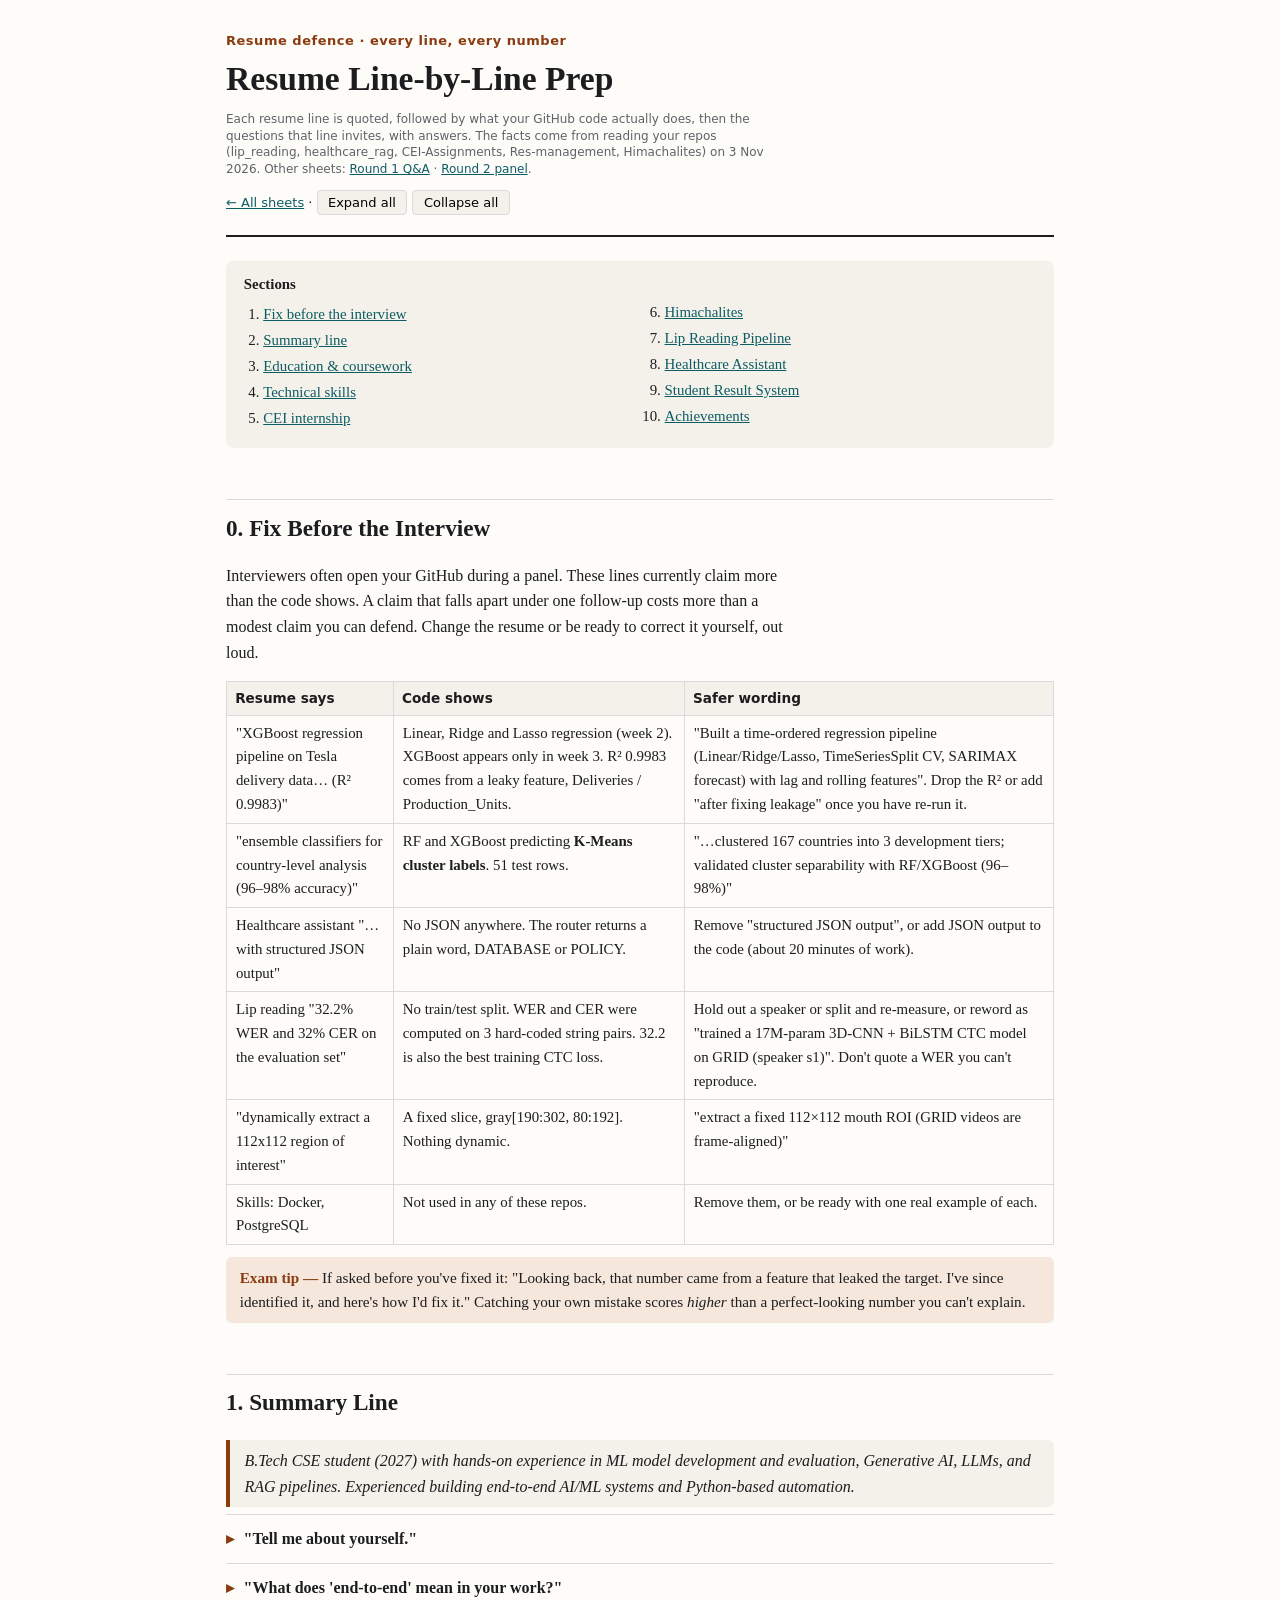
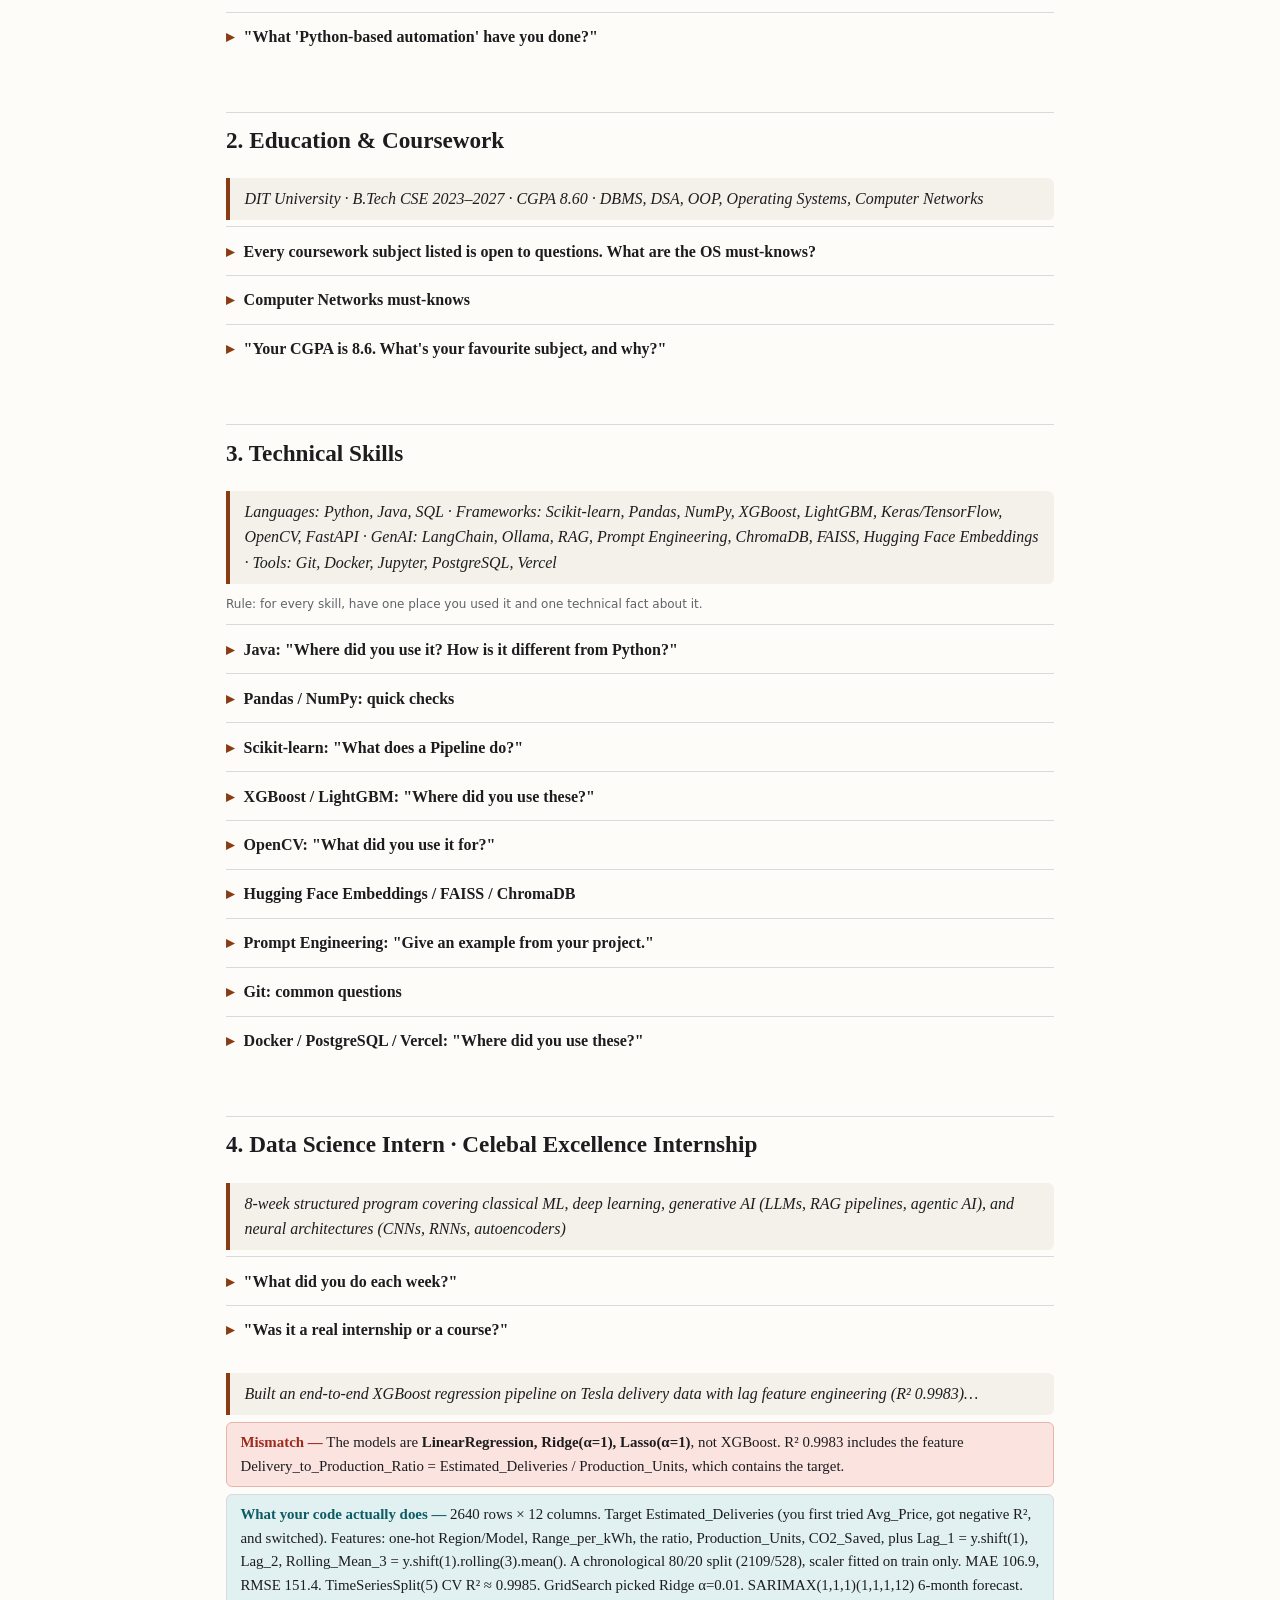
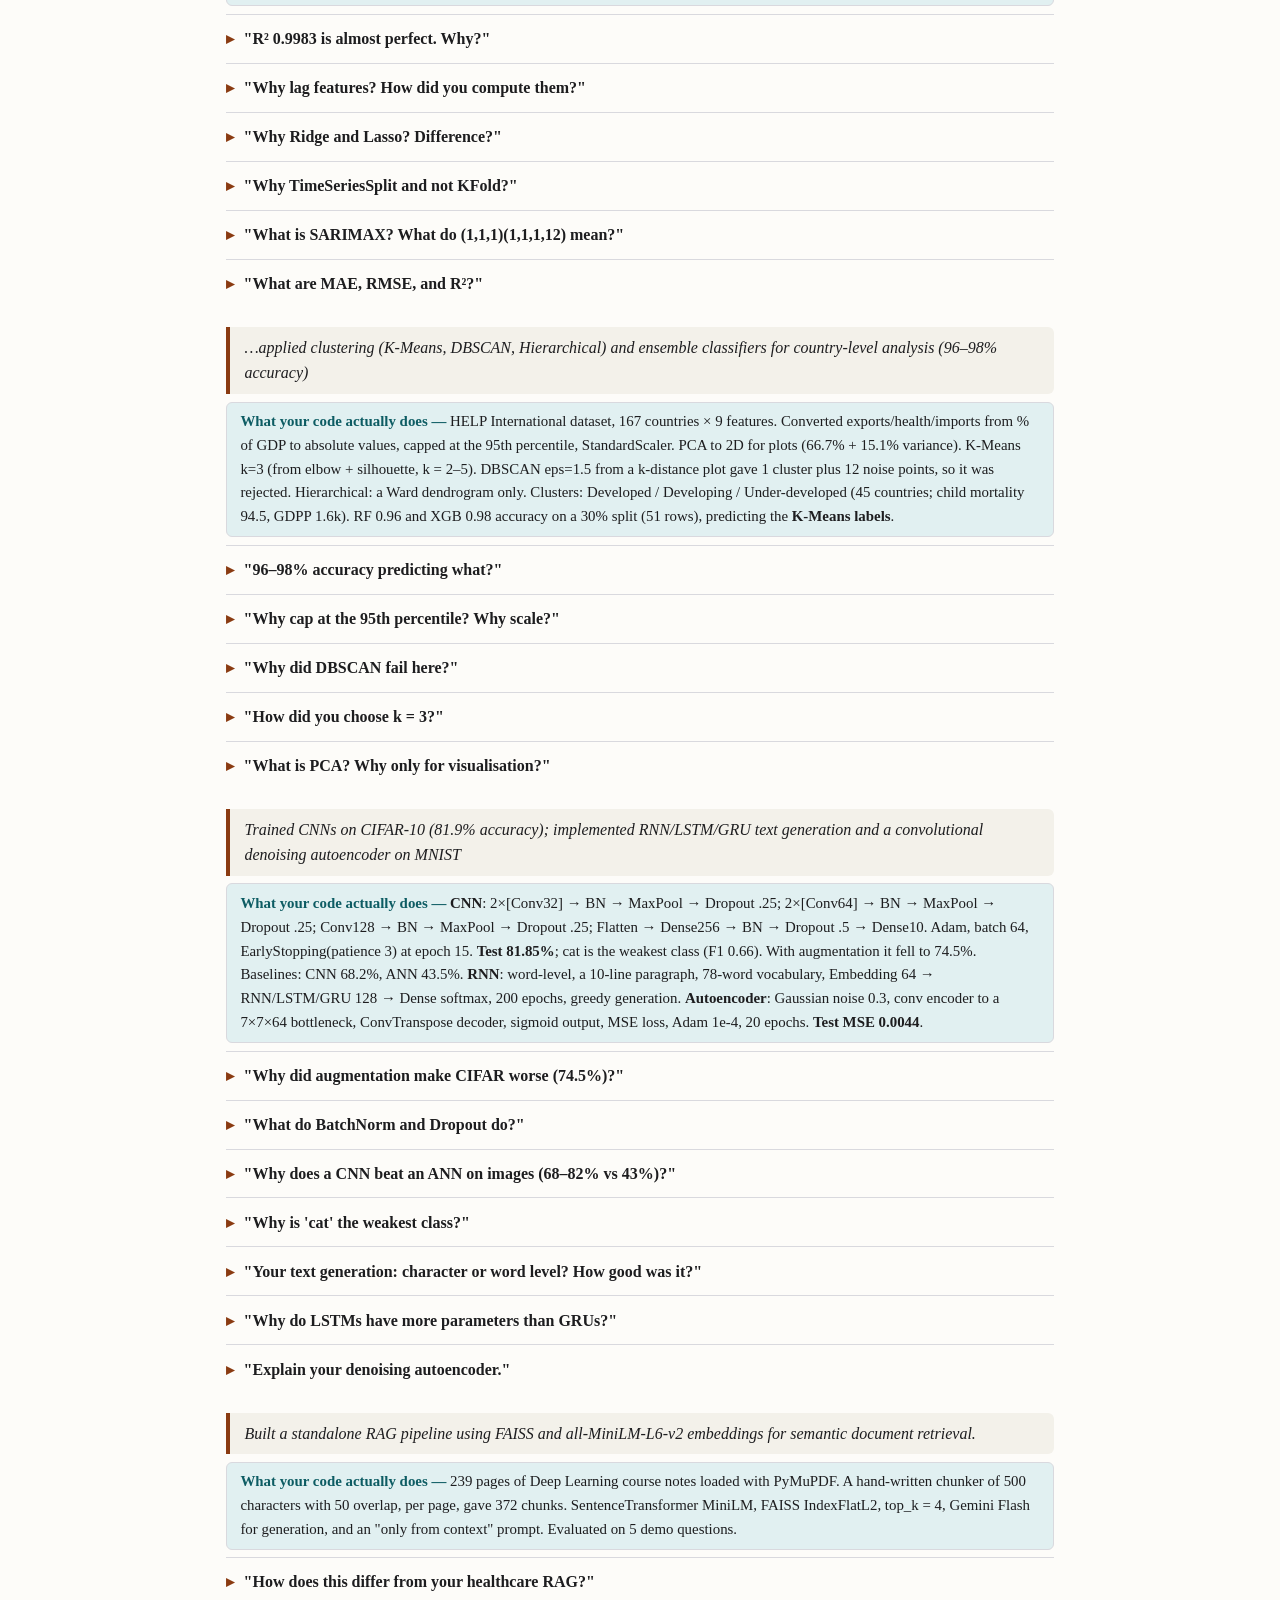
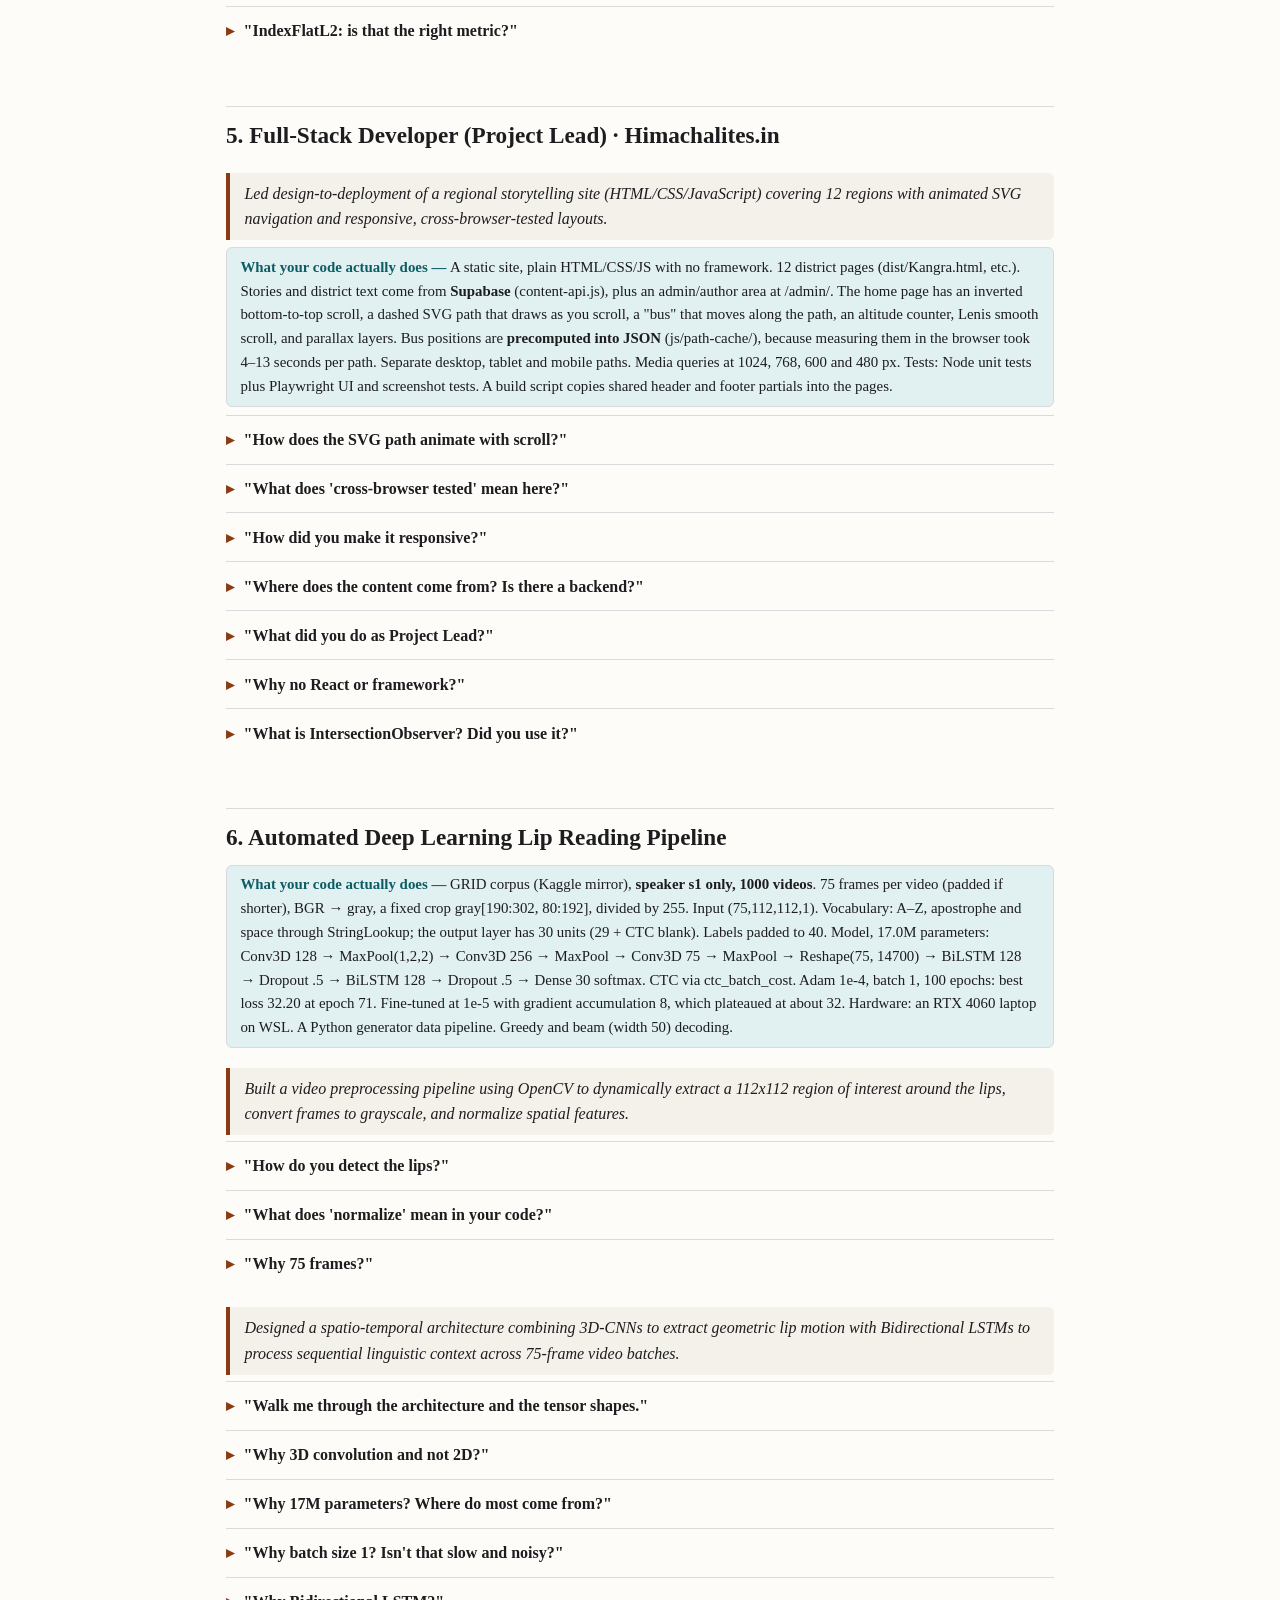
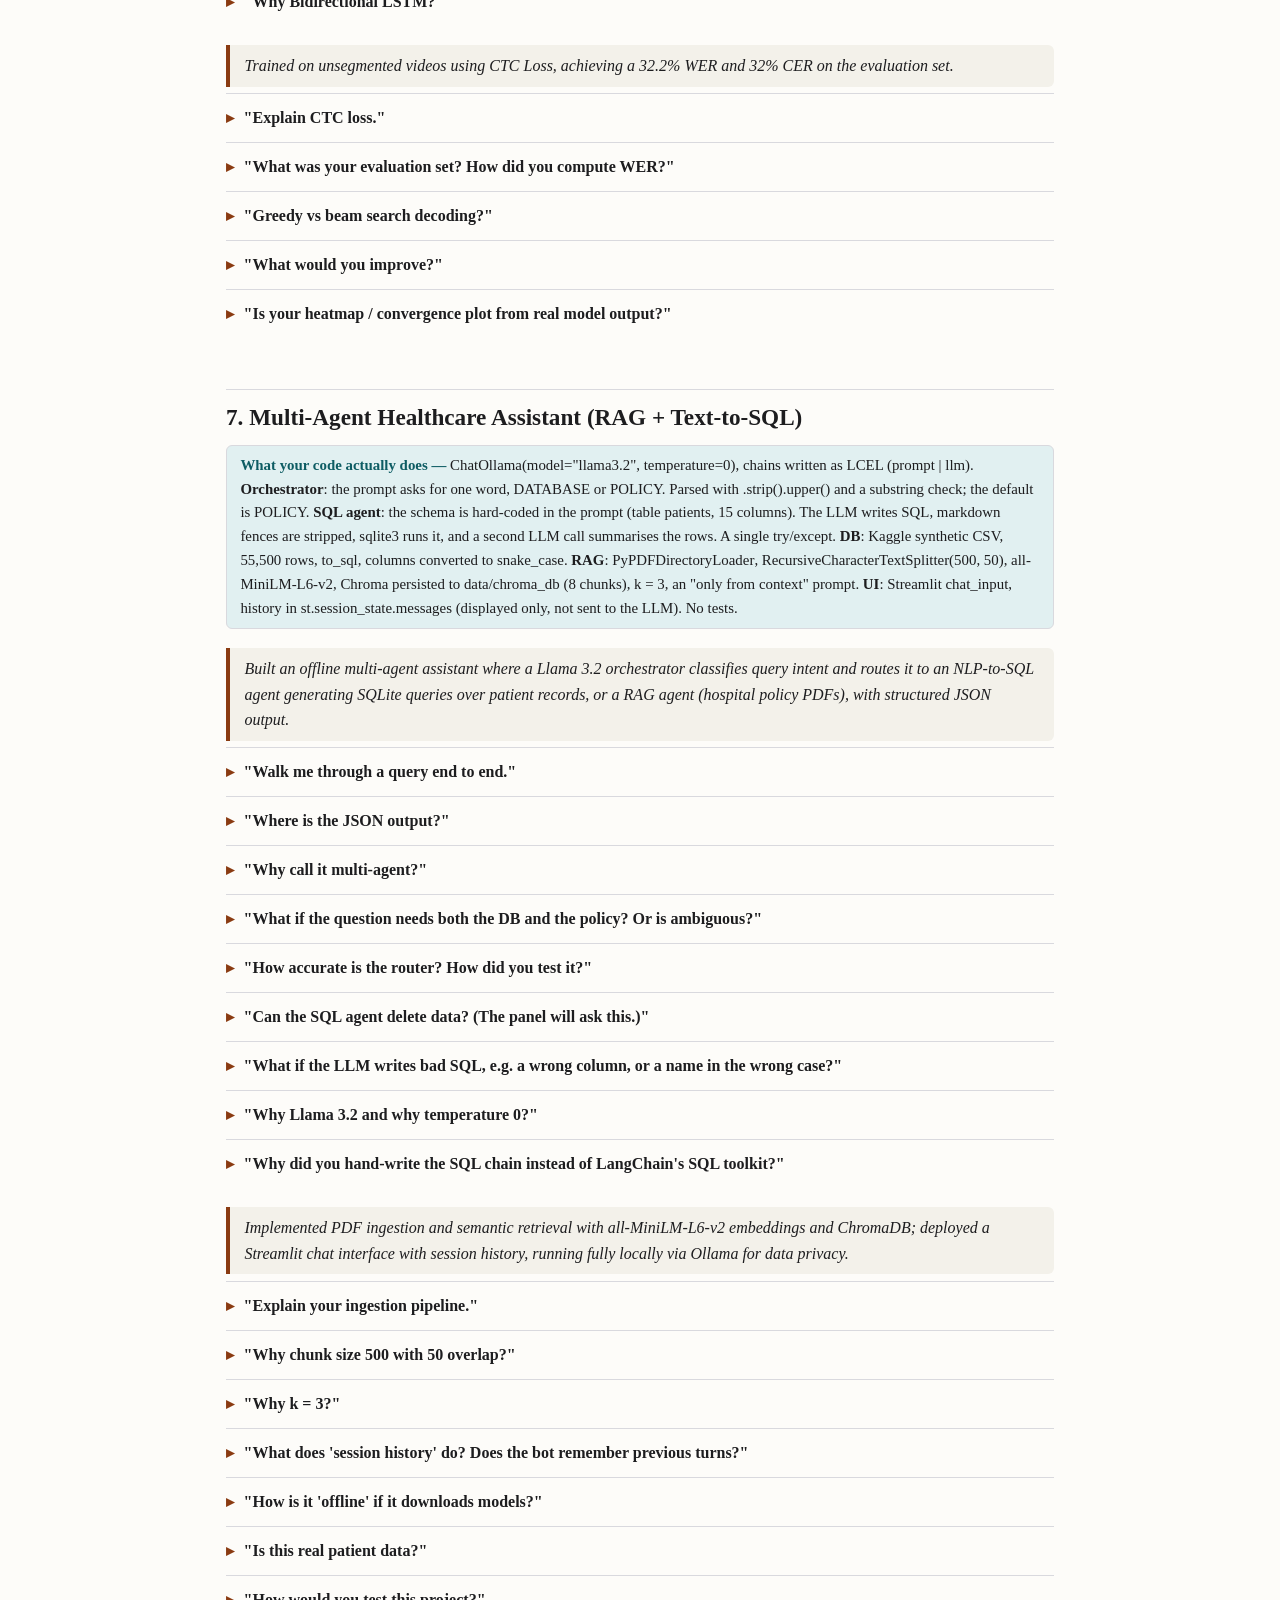
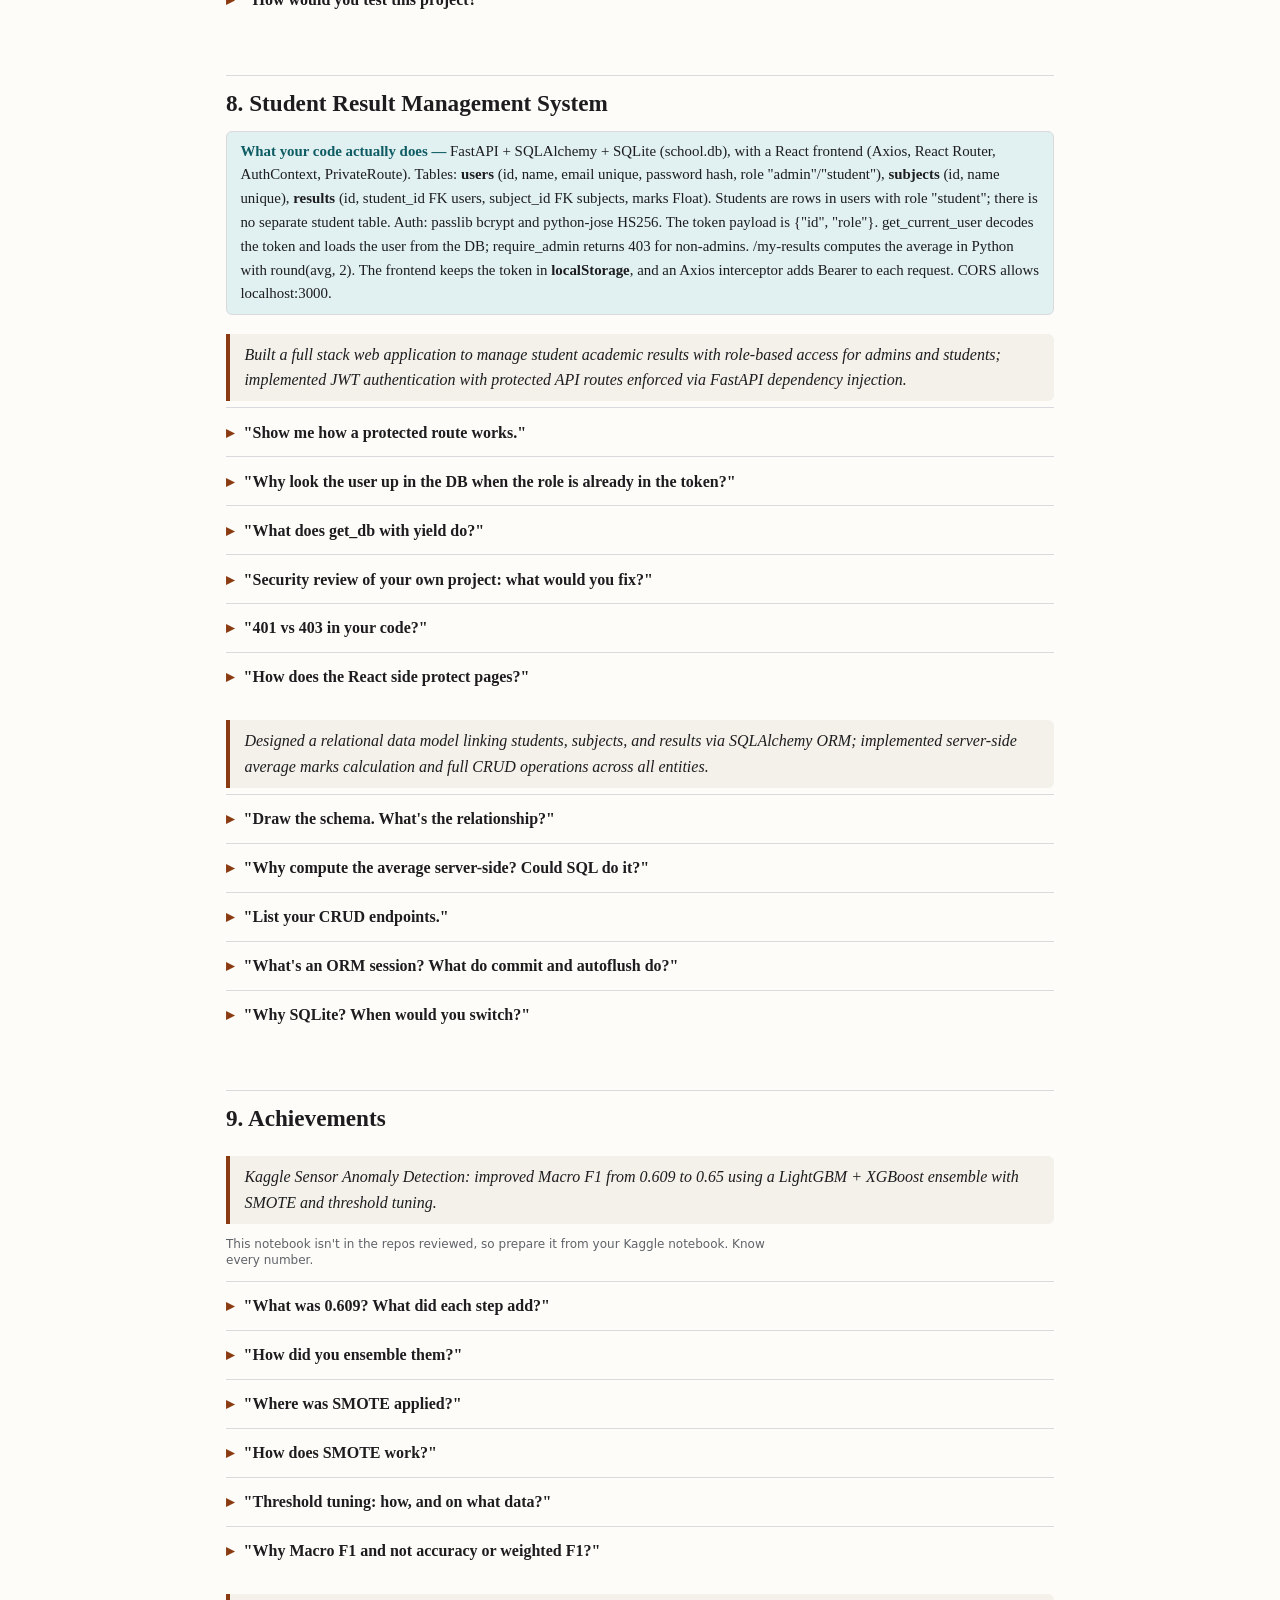
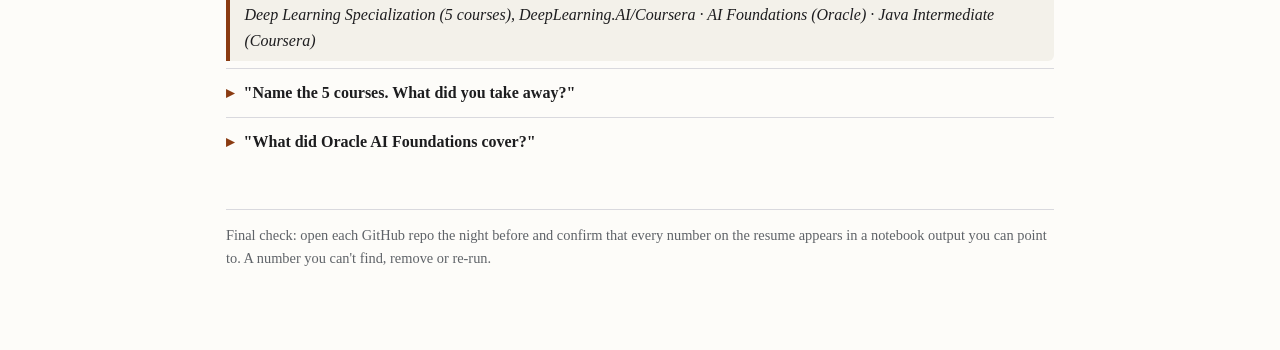
<file: resume.html>
<!doctype html>
<html lang="en">
<head>
<meta charset="utf-8">
<meta name="viewport" content="width=device-width,initial-scale=1">
<title>Resume Line Prep</title>
<link rel="stylesheet" href="assets/notes.css">
<style>
details{border-top:1px solid var(--line);padding:.5em 0}
summary{cursor:pointer;font-weight:600;list-style:none;padding:.2em 0}
summary::-webkit-details-marker{display:none}
summary::before{content:"▸";color:var(--accent);display:inline-block;width:1.1em;transition:transform .15s}
details[open] summary::before{transform:rotate(90deg)}
details > :not(summary){margin-left:1.1em}
pre{background:var(--card);padding:.6em .9em;border-radius:6px;overflow-x:auto;font-size:.88rem}
pre code{font-family:Consolas,"Courier New",monospace}
.ctl{font:13px system-ui,sans-serif;margin:.6em 0}
.ctl button{font:inherit;padding:.3em .8em;margin-right:.4em;border:1px solid var(--line);background:var(--card);border-radius:4px;cursor:pointer}
blockquote.line{margin:1.2em 0 .4em;padding:.5em .9em;border-left:4px solid var(--accent);background:var(--card);border-radius:0 6px 6px 0;font-style:italic}
.facts{background:var(--key-soft);border:1px solid var(--line);padding:.5em .9em;margin:.5em 0;border-radius:6px;font-size:.93rem}
.facts::before{content:"What your code actually does — ";font-weight:700;color:var(--key)}
.flag{background:#fbe3e0;border:1px solid #e7b5ae;padding:.5em .9em;margin:.5em 0;border-radius:6px;font-size:.93rem}
.flag::before{content:"Mismatch — ";font-weight:700;color:#9b2c1f}
@media print{details > *{display:block}}
</style>
</head>
<body>
<main>
<header class="unit">
  <div class="kicker">Resume defence · every line, every number</div>
  <h1>Resume Line-by-Line Prep</h1>
  <p class="src">Each resume line is quoted, followed by what your GitHub code actually does, then the questions that line invites, with answers. The facts come from reading your repos (lip_reading, healthcare_rag, CEI-Assignments, Res-management, Himachalites) on 3 Nov 2026. Other sheets: <a href="round1.html">Round 1 Q&amp;A</a> · <a href="round2.html">Round 2 panel</a>.</p>
  <div class="ctl"><a href="index.html">← All sheets</a> · <button onclick="toggleAll(true)">Expand all</button><button onclick="toggleAll(false)">Collapse all</button></div>
</header>

<nav class="toc"><b>Sections</b>
<ol>
  <li><a href="#s0">Fix before the interview</a></li>
  <li><a href="#s1">Summary line</a></li>
  <li><a href="#s2">Education &amp; coursework</a></li>
  <li><a href="#s3">Technical skills</a></li>
  <li><a href="#s4">CEI internship</a></li>
  <li><a href="#s5">Himachalites</a></li>
  <li><a href="#s6">Lip Reading Pipeline</a></li>
  <li><a href="#s7">Healthcare Assistant</a></li>
  <li><a href="#s8">Student Result System</a></li>
  <li><a href="#s9">Achievements</a></li>
</ol></nav>

<!-- ============================================ -->
<h2 id="s0">0. Fix Before the Interview</h2>
<p>Interviewers often open your GitHub during a panel. These lines currently claim more than the code shows. A claim that falls apart under one follow-up costs more than a modest claim you can defend. Change the resume or be ready to correct it yourself, out loud.</p>
<table>
<tr><th>Resume says</th><th>Code shows</th><th>Safer wording</th></tr>
<tr><td>"XGBoost regression pipeline on Tesla delivery data… (R² 0.9983)"</td><td>Linear, Ridge and Lasso regression (week 2). XGBoost appears only in week 3. R² 0.9983 comes from a leaky feature, <code>Deliveries / Production_Units</code>.</td><td>"Built a time-ordered regression pipeline (Linear/Ridge/Lasso, TimeSeriesSplit CV, SARIMAX forecast) with lag and rolling features". Drop the R² or add "after fixing leakage" once you have re-run it.</td></tr>
<tr><td>"ensemble classifiers for country-level analysis (96–98% accuracy)"</td><td>RF and XGBoost predicting <b>K-Means cluster labels</b>. 51 test rows.</td><td>"…clustered 167 countries into 3 development tiers; validated cluster separability with RF/XGBoost (96–98%)"</td></tr>
<tr><td>Healthcare assistant "…with structured JSON output"</td><td>No JSON anywhere. The router returns a plain word, DATABASE or POLICY.</td><td>Remove "structured JSON output", or add JSON output to the code (about 20 minutes of work).</td></tr>
<tr><td>Lip reading "32.2% WER and 32% CER on the evaluation set"</td><td>No train/test split. WER and CER were computed on 3 hard-coded string pairs. 32.2 is also the best training CTC loss.</td><td>Hold out a speaker or split and re-measure, or reword as "trained a 17M-param 3D-CNN + BiLSTM CTC model on GRID (speaker s1)". Don't quote a WER you can't reproduce.</td></tr>
<tr><td>"dynamically extract a 112x112 region of interest"</td><td>A fixed slice, <code>gray[190:302, 80:192]</code>. Nothing dynamic.</td><td>"extract a fixed 112×112 mouth ROI (GRID videos are frame-aligned)"</td></tr>
<tr><td>Skills: Docker, PostgreSQL</td><td>Not used in any of these repos.</td><td>Remove them, or be ready with one real example of each.</td></tr>
</table>
<div class="tip">If asked before you've fixed it: "Looking back, that number came from a feature that leaked the target. I've since identified it, and here's how I'd fix it." Catching your own mistake scores <i>higher</i> than a perfect-looking number you can't explain.</div>

<!-- ============================================ -->
<h2 id="s1">1. Summary Line</h2>
<blockquote class="line">B.Tech CSE student (2027) with hands-on experience in ML model development and evaluation, Generative AI, LLMs, and RAG pipelines. Experienced building end-to-end AI/ML systems and Python-based automation.</blockquote>

<details><summary>"Tell me about yourself."</summary>
<p>Keep it to about 60–90 seconds, in this order:</p>
<ol>
<li><b>Who you are</b>: 3rd-year CSE at DIT, CGPA 8.6.</li>
<li><b>What you build</b>: ML models and GenAI apps in Python.</li>
<li><b>Proof 1</b>: an offline multi-agent healthcare assistant (LLM router, Text-to-SQL and RAG with Llama 3.2 on Ollama).</li>
<li><b>Proof 2</b>: the Celebal internship, an 8-week program from classical ML to RAG and agents.</li>
<li><b>Why here</b>: you want to do Python and AI engineering on real products.</li>
</ol>
</details>

<details><summary>"What does 'end-to-end' mean in your work?"</summary>
<p>From raw data through processing, model, and serving to the user. Example: healthcare CSV (55,500 rows), cleaned and loaded into SQLite, queried by an LLM agent, and shown in a Streamlit chat UI. Or: GRID videos, OpenCV preprocessing, a 3D-CNN + BiLSTM, CTC decoding, then text.</p>
</details>

<details><summary>"What 'Python-based automation' have you done?"</summary>
<p>Pick real examples: the data loader that cleans the Kaggle CSV and writes it to SQLite (<code>data_loader.py</code>), the script that generates policy PDFs (<code>generate_policies.py</code>), the Chroma index rebuild script, and the frame-extraction pipeline. If the panel expects more, mention any scripts you've written for daily tasks.</p>
</details>

<!-- ============================================ -->
<h2 id="s2">2. Education &amp; Coursework</h2>
<blockquote class="line">DIT University · B.Tech CSE 2023–2027 · CGPA 8.60 · DBMS, DSA, OOP, Operating Systems, Computer Networks</blockquote>

<details><summary>Every coursework subject listed is open to questions. What are the OS must-knows?</summary>
<ul>
<li><b>Process vs thread</b>: a process has its own memory; threads share their process's memory. Context-switching between threads is cheaper.</li>
<li><b>Deadlock conditions</b>: mutual exclusion, hold-and-wait, no preemption, circular wait. Prevent it by breaking any one of them, e.g. always taking locks in a fixed order.</li>
<li><b>CPU scheduling</b>: FCFS, SJF, Round Robin, Priority. You have a JobScheduling visualiser repo in Java, so mention it.</li>
<li><b>Paging and virtual memory</b>: memory is split into pages; a page fault loads a missing page from disk. Replacement policies: FIFO, LRU, Optimal.</li>
<li><b>Mutex vs semaphore</b>: a mutex lets one owner in; a semaphore is a counter that allows N.</li>
</ul>
</details>

<details><summary>Computer Networks must-knows</summary>
<ul>
<li><b>OSI and TCP/IP layers</b>; where HTTP (application), TCP/UDP (transport), and IP (network) sit.</li>
<li><b>TCP vs UDP</b>: TCP is reliable and ordered and opens with a 3-way handshake (SYN, SYN-ACK, ACK). UDP is faster with no guarantees, used for video and DNS.</li>
<li><b>What happens when you type a URL</b>: DNS lookup, TCP connection, TLS handshake, HTTP request, server response, browser render.</li>
<li><b>HTTP vs HTTPS</b>, status codes, and cookies.</li>
<li>Your FileTransfer repo uses socket programming: be able to explain <code>socket, bind, listen, accept, send/recv</code>.</li>
</ul>
</details>

<details><summary>"Your CGPA is 8.6. What's your favourite subject, and why?"</summary>
<p>Pick DBMS or DSA, because you can tie it to projects: DBMS to the result system's relational schema and the SQL agent, DSA to the Kaggle work and coding problems. Never pick a subject you can't answer two questions on.</p>
</details>

<!-- ============================================ -->
<h2 id="s3">3. Technical Skills</h2>
<blockquote class="line">Languages: Python, Java, SQL · Frameworks: Scikit-learn, Pandas, NumPy, XGBoost, LightGBM, Keras/TensorFlow, OpenCV, FastAPI · GenAI: LangChain, Ollama, RAG, Prompt Engineering, ChromaDB, FAISS, Hugging Face Embeddings · Tools: Git, Docker, Jupyter, PostgreSQL, Vercel</blockquote>
<p class="src">Rule: for every skill, have one place you used it and one technical fact about it.</p>

<details><summary>Java: "Where did you use it? How is it different from Python?"</summary>
<p><b>Used in</b>: DSA practice, JobScheduling (a CPU scheduling visualiser), FileTransfer (sockets), a Snake game, Spring basics, and the Java Intermediate certificate.</p>
<p><b>Differences</b>: Java is statically typed, compiled to bytecode, and runs on the JVM. Python is dynamically typed and interpreted. Java requires classes and has real access modifiers (<code>private</code>). Python uses naming conventions instead. Java supports method overloading; Python doesn't.</p>
</details>

<details><summary>Pandas / NumPy: quick checks</summary>
<ul>
<li><code>loc</code> selects by label, <code>iloc</code> by position.</li>
<li>Missing values: <code>isna()</code>, <code>fillna()</code>, <code>dropna()</code>.</li>
<li><code>groupby().agg()</code>, <code>merge</code> (SQL-style joins), and <code>apply</code> (slow; prefer vectorised operations).</li>
<li>NumPy vectorisation is fast because the loop runs in C over contiguous memory.</li>
<li>Broadcasting: arrays of different shapes combine when their trailing dimensions match or are 1.</li>
<li>You used <code>shift()</code> and <code>rolling()</code> for lag features (Tesla) and <code>to_sql()</code> to load the healthcare DB.</li>
</ul>
</details>

<details><summary>Scikit-learn: "What does a Pipeline do?"</summary>
<p>A Pipeline chains preprocessing and the model so that <code>fit</code> applies every step to the training data only. It prevents leakage inside cross-validation and saves as one object. You used <code>Pipeline(StandardScaler, Ridge)</code>, <code>TimeSeriesSplit</code>, and <code>GridSearchCV</code> in CEI week 2.</p>
</details>

<details><summary>XGBoost / LightGBM: "Where did you use these?"</summary>
<p><b>Used in</b>: CEI week 3 (XGBClassifier on the country clusters) and the Kaggle anomaly ensemble (LightGBM + XGBoost). <b>Not</b> in the Tesla project, so correct that if it comes up.</p>
<p><b>How boosting works</b>: each new tree fits the residual errors (gradients) of the ensemble so far. XGBoost adds regularisation and grows trees level-wise. LightGBM grows leaf-wise with histogram binning, so it is faster.</p>
</details>

<details><summary>OpenCV: "What did you use it for?"</summary>
<p>In lip reading: <code>cv2.VideoCapture</code> reads frames, <code>cvtColor(BGR2GRAY)</code> converts them, a fixed slice crops the mouth, and values are divided by 255. In gesture_control: hand-gesture detection. Be ready to explain: OpenCV loads images as <b>BGR</b>, not RGB.</p>
</details>

<details><summary>Hugging Face Embeddings / FAISS / ChromaDB</summary>
<ul>
<li><b>HF embeddings</b>: you use <code>all-MiniLM-L6-v2</code>, which gives 384-dim vectors. It runs via <code>HuggingFaceEmbeddings</code> in healthcare_rag and via <code>SentenceTransformer</code> in CEI week 7.</li>
<li><b>FAISS</b>: week 7 uses <code>IndexFlatL2</code>, exact L2 search with no approximation. A likely follow-up: "L2 or cosine?" You used L2 on unnormalised vectors. Normalising the vectors, or using <code>IndexFlatIP</code> on normalised vectors, gives cosine similarity, which is what the model was trained for.</li>
<li><b>ChromaDB</b>: healthcare_rag persists to <code>data/chroma_db</code> and searches with <code>similarity_search(k=3)</code>. It uses HNSW under the hood.</li>
</ul>
</details>

<details><summary>Prompt Engineering: "Give an example from your project."</summary>
<p>The router prompt constrains the output to one word, DATABASE or POLICY, with descriptions of each category. The RAG prompt says "answer ONLY from the context, otherwise reply 'I cannot find this information in the hospital policies.'" Temperature 0 makes routing deterministic. The SQL prompt includes the full table schema.</p>
</details>

<details><summary>Git: common questions</summary>
<p>merge vs rebase (merge keeps history with a merge commit; rebase rewrites it into a straight line). Resolving conflicts. <code>git stash</code>. <code>.gitignore</code>. A weak spot in your healthcare repo: <code>__pycache__/*.pyc</code> files are committed, so add a .gitignore.</p>
</details>

<details><summary>Docker / PostgreSQL / Vercel: "Where did you use these?"</summary>
<p>None of your repos here shows Docker or PostgreSQL. Either remove them, or have a real answer ready. Since Vercel hosts static sites, say where you deployed with it, if that's true (e.g. a frontend). If asked about Docker in general: image vs container, Dockerfile, layers, why containers are used (it runs the same everywhere).</p>
</details>

<!-- ============================================ -->
<h2 id="s4">4. Data Science Intern · Celebal Excellence Internship</h2>

<blockquote class="line">8-week structured program covering classical ML, deep learning, generative AI (LLMs, RAG pipelines, agentic AI), and neural architectures (CNNs, RNNs, autoencoders)</blockquote>

<details><summary>"What did you do each week?"</summary>
<table>
<tr><th>Week</th><th>Work (from your repo)</th></tr>
<tr><td>2</td><td>Tesla deliveries regression: Linear/Ridge/Lasso, lag features, TimeSeriesSplit, SARIMAX</td></tr>
<tr><td>3</td><td>Clustering 167 countries: K-Means, DBSCAN, hierarchical; RF/XGBoost on the cluster labels</td></tr>
<tr><td>4</td><td>CIFAR-10: ANN vs CNN, BatchNorm, dropout, augmentation experiment</td></tr>
<tr><td>5</td><td>Word-level next-word prediction with SimpleRNN, LSTM, GRU</td></tr>
<tr><td>6</td><td>Denoising convolutional autoencoder on MNIST</td></tr>
<tr><td>7</td><td>RAG over 239 pages of DL notes: FAISS, MiniLM, Gemini</td></tr>
<tr><td>8</td><td>A simple agent with a keyword router (calculator, keyword extractor)</td></tr>
</table>
</details>

<details><summary>"Was it a real internship or a course?"</summary>
<p>Be accurate: a structured internship program with weekly assignments, reviewed and submitted. Don't call it client work if it wasn't.</p>
</details>

<blockquote class="line">Built an end-to-end XGBoost regression pipeline on Tesla delivery data with lag feature engineering (R² 0.9983)…</blockquote>
<div class="flag">The models are <b>LinearRegression, Ridge(α=1), Lasso(α=1)</b>, not XGBoost. R² 0.9983 includes the feature <code>Delivery_to_Production_Ratio = Estimated_Deliveries / Production_Units</code>, which contains the target.</div>
<div class="facts">2640 rows × 12 columns. Target <code>Estimated_Deliveries</code> (you first tried Avg_Price, got negative R², and switched). Features: one-hot Region/Model, Range_per_kWh, the ratio, Production_Units, CO2_Saved, plus <code>Lag_1 = y.shift(1)</code>, <code>Lag_2</code>, <code>Rolling_Mean_3 = y.shift(1).rolling(3).mean()</code>. A chronological 80/20 split (2109/528), scaler fitted on train only. MAE 106.9, RMSE 151.4. TimeSeriesSplit(5) CV R² ≈ 0.9985. GridSearch picked Ridge α=0.01. SARIMAX(1,1,1)(1,1,1,12) 6-month forecast.</div>

<details><summary>"R² 0.9983 is almost perfect. Why?"</summary>
<p><b>Honest answer</b>: "The main reason is target leakage. One feature was deliveries divided by production, and production was also a feature, so the model can almost rebuild the target exactly. Removing the ratio feature would give the real performance. I did split chronologically and fitted the scaler on train only, so those parts were done correctly."</p>
<p><b>Do this before the interview</b>: drop the ratio, re-run, and note the new R², so you can quote both numbers.</p>
</details>

<details><summary>"Why lag features? How did you compute them?"</summary>
<p>Linear models and trees have no memory of time order, so lags turn the time series into a table. <code>shift(1)</code> uses only past values. <b>A follow-up weakness</b>: the rows mix all regions and models sorted by date, so <code>shift(1)</code> takes the previous row, which may be a different region or model. The correct way is <code>df.groupby(["Region","Model"])["Estimated_Deliveries"].shift(1)</code>.</p>
</details>

<details><summary>"Why Ridge and Lasso? Difference?"</summary>
<p>Both are linear regression with a penalty to reduce overfitting. <b>Ridge (L2)</b> shrinks all coefficients and handles correlated features. <b>Lasso (L1)</b> can push coefficients to exactly 0, which selects features. All three scored about the same here, because the leaky feature dominated.</p>
</details>

<details><summary>"Why TimeSeriesSplit and not KFold?"</summary>
<p>KFold shuffles the data, so the model trains on the future and is tested on the past, which is leakage. TimeSeriesSplit always trains on earlier folds and tests on the next one.</p>
</details>

<details><summary>"What is SARIMAX? What do (1,1,1)(1,1,1,12) mean?"</summary>
<p>SARIMAX is Seasonal ARIMA with exogenous variables. The order (p,d,q) = (1,1,1) means 1 autoregressive lag, 1 differencing step, and 1 moving-average term. The seasonal order (P,D,Q,s) = (1,1,1,12) does the same with a yearly season of 12 months. You forecast monthly totals 6 months ahead. (The plot title is wrongly labelled "Avg Price Forecast", so fix it.)</p>
</details>

<details><summary>"What are MAE, RMSE, and R²?"</summary>
<p><b>MAE</b>: the average absolute error, in the target's own units. <b>RMSE</b>: errors are squared, so large errors are punished more. <b>R²</b> = 1 − SS_res/SS_tot, the share of variance explained. 1 is perfect, 0 is no better than predicting the mean, and it can go negative (as it did for your first price target).</p>
</details>

<blockquote class="line">…applied clustering (K-Means, DBSCAN, Hierarchical) and ensemble classifiers for country-level analysis (96–98% accuracy)</blockquote>
<div class="facts">HELP International dataset, 167 countries × 9 features. Converted exports/health/imports from % of GDP to absolute values, capped at the 95th percentile, StandardScaler. PCA to 2D for plots (66.7% + 15.1% variance). K-Means k=3 (from elbow + silhouette, k = 2–5). DBSCAN eps=1.5 from a k-distance plot gave 1 cluster plus 12 noise points, so it was rejected. Hierarchical: a Ward dendrogram only. Clusters: Developed / Developing / Under-developed (45 countries; child mortality 94.5, GDPP 1.6k). RF 0.96 and XGB 0.98 accuracy on a 30% split (51 rows), predicting the <b>K-Means labels</b>.</div>

<details><summary>"96–98% accuracy predicting what?"</summary>
<p><b>Honest answer</b>: "The K-Means cluster labels. The goal was to check that the clusters are well-separated and learnable, and to get feature importances showing which indicators drive each cluster. It isn't predicting a real-world outcome, so high accuracy is expected. A tree only has to learn the boundaries that K-Means drew."</p>
</details>

<details><summary>"Why cap at the 95th percentile? Why scale?"</summary>
<p>Income and GDPP are heavily skewed. Outliers like Qatar pull K-Means centroids toward them, and capping limits that. Scaling matters because K-Means uses Euclidean distance: without it, income (tens of thousands) would swamp child mortality (single or double digits).</p>
</details>

<details><summary>"Why did DBSCAN fail here?"</summary>
<p>167 points in 9 dimensions is sparse, and density varies. One eps can't separate the groups, so it found 1 big cluster plus noise. DBSCAN suits dense, arbitrarily shaped clusters with clear gaps. Here it was useful only for spotting outliers.</p>
</details>

<details><summary>"How did you choose k = 3?"</summary>
<p>Elbow (inertia vs k) plus silhouette score, comparing k = 2–5. k = 3 also maps to an interpretable split: developed, developing, under-developed. Know the silhouette definition: (b − a) / max(a, b), where a is the mean distance within the point's own cluster and b is the mean distance to the nearest other cluster. It ranges from −1 to 1, and higher is better.</p>
</details>

<details><summary>"What is PCA? Why only for visualisation?"</summary>
<p>PCA projects the data onto orthogonal directions of maximum variance. You used 2 components (about 82% of variance) to plot clusters. You clustered on all 9 scaled features to keep the full information.</p>
</details>

<blockquote class="line">Trained CNNs on CIFAR-10 (81.9% accuracy); implemented RNN/LSTM/GRU text generation and a convolutional denoising autoencoder on MNIST</blockquote>
<div class="facts"><b>CNN</b>: 2×[Conv32] → BN → MaxPool → Dropout .25; 2×[Conv64] → BN → MaxPool → Dropout .25; Conv128 → BN → MaxPool → Dropout .25; Flatten → Dense256 → BN → Dropout .5 → Dense10. Adam, batch 64, EarlyStopping(patience 3) at epoch 15. <b>Test 81.85%</b>; cat is the weakest class (F1 0.66). With augmentation it fell to 74.5%. Baselines: CNN 68.2%, ANN 43.5%. <b>RNN</b>: word-level, a 10-line paragraph, 78-word vocabulary, Embedding 64 → RNN/LSTM/GRU 128 → Dense softmax, 200 epochs, greedy generation. <b>Autoencoder</b>: Gaussian noise 0.3, conv encoder to a 7×7×64 bottleneck, ConvTranspose decoder, sigmoid output, MSE loss, Adam 1e-4, 20 epochs. <b>Test MSE 0.0044</b>.</div>

<details><summary>"Why did augmentation make CIFAR worse (74.5%)?"</summary>
<p>Augmentation makes training harder, so it needs <b>more epochs</b> to converge. You stopped at 15. It regularises, so the gain shows up with longer training or a bigger model. Rotation and zoom can also hurt tiny 32×32 images. Try flip and crop only, and train 50+ epochs.</p>
</details>

<details><summary>"What do BatchNorm and Dropout do?"</summary>
<p><b>BatchNorm</b> normalises each layer's activations per mini-batch, then learns a scale and shift. Training becomes faster and more stable, and it allows higher learning rates. <b>Dropout</b> zeroes a random fraction of units during training (25% after the conv blocks, 50% in the dense layer), so the network can't rely on any single neuron. It is off at inference.</p>
</details>

<details><summary>"Why does a CNN beat an ANN on images (68–82% vs 43%)?"</summary>
<p>A CNN uses local receptive fields and weight sharing, so it detects edges and textures anywhere in the image (translation invariance) with far fewer parameters. An ANN flattens the image and loses the spatial structure.</p>
</details>

<details><summary>"Why is 'cat' the weakest class?"</summary>
<p>It is confused with dog: similar shapes and textures at 32×32. The confusion matrix shows the pairs the model mixes up (cat/dog, automobile/truck).</p>
</details>

<details><summary>"Your text generation: character or word level? How good was it?"</summary>
<p>Word level, trained on a 10-line paragraph you wrote (78 words, 106 sequences). It overfits and repeats words, because the corpus is tiny and generation uses greedy argmax. Improvements: a larger corpus, temperature or top-k sampling (mentioned in your notebook but not implemented), and a proper train/validation split. Right now prefixes of the same sentence land in both. Parameter counts show the cost of each cell: RNN 39.8k, GRU 89.6k, LSTM 113.9k.</p>
</details>

<details><summary>"Why do LSTMs have more parameters than GRUs?"</summary>
<p>An LSTM has 4 gate weight sets (input, forget, output, candidate). A GRU has 3 (update, reset, candidate), and a SimpleRNN 1. That matches your counts: GRU about 3× the RNN core, LSTM about 4×.</p>
</details>

<details><summary>"Explain your denoising autoencoder."</summary>
<p>Input: MNIST plus Gaussian noise (σ = 0.3, clipped to [0,1]). The encoder applies conv blocks with max-pooling: 28 → 14 → 7, ending in a 7×7×64 bottleneck. The decoder upsamples back to 28×28 with ConvTranspose (stride 2). A sigmoid gives pixels in [0,1]. The loss is MSE against the <b>clean</b> image. Test MSE was 0.0044. One possible improvement: re-sample the noise every epoch, instead of fixing it once, so the model sees more variation.</p>
</details>

<blockquote class="line">Built a standalone RAG pipeline using FAISS and all-MiniLM-L6-v2 embeddings for semantic document retrieval.</blockquote>
<div class="facts">239 pages of Deep Learning course notes loaded with PyMuPDF. A hand-written chunker of 500 characters with 50 overlap, per page, gave 372 chunks. SentenceTransformer MiniLM, FAISS <code>IndexFlatL2</code>, top_k = 4, Gemini Flash for generation, and an "only from context" prompt. Evaluated on 5 demo questions.</div>

<details><summary>"How does this differ from your healthcare RAG?"</summary>
<p>Week 7 is built with <b>no framework</b>: a manual chunker, raw FAISS, and a direct Gemini API call. Healthcare uses LangChain, ChromaDB (persistent), and a local Llama. Building it both ways showed you what LangChain hides.</p>
</details>

<details><summary>"IndexFlatL2: is that the right metric?"</summary>
<p>MiniLM is trained for cosine similarity. L2 on unnormalised vectors works roughly but isn't ideal. Fix: L2-normalise the vectors (<code>faiss.normalize_L2</code>) and use <code>IndexFlatIP</code>, so inner product equals cosine. "Flat" means exact brute-force search, which is fine for 372 chunks. Use IVF or HNSW at millions.</p>
</details>

<!-- ============================================ -->
<h2 id="s5">5. Full-Stack Developer (Project Lead) · Himachalites.in</h2>
<blockquote class="line">Led design-to-deployment of a regional storytelling site (HTML/CSS/JavaScript) covering 12 regions with animated SVG navigation and responsive, cross-browser-tested layouts.</blockquote>
<div class="facts">A static site, plain HTML/CSS/JS with no framework. 12 district pages (<code>dist/Kangra.html</code>, etc.). Stories and district text come from <b>Supabase</b> (<code>content-api.js</code>), plus an admin/author area at <code>/admin/</code>. The home page has an inverted bottom-to-top scroll, a dashed SVG path that draws as you scroll, a "bus" that moves along the path, an altitude counter, Lenis smooth scroll, and parallax layers. Bus positions are <b>precomputed into JSON</b> (<code>js/path-cache/</code>), because measuring them in the browser took 4–13 seconds per path. Separate desktop, tablet and mobile paths. Media queries at 1024, 768, 600 and 480 px. Tests: Node unit tests plus Playwright UI and screenshot tests. A build script copies shared header and footer partials into the pages.</div>

<details><summary>"How does the SVG path animate with scroll?"</summary>
<p>Use <code>path.getTotalLength()</code>, set <code>stroke-dasharray</code> to that length, and change <code>stroke-dashoffset</code> in proportion to scroll progress, so the line appears to draw itself. The bus position and angle come from <code>getPointAtLength()</code> at the current progress. Because that was slow (4–13 seconds per path), the positions were precomputed into a flat JSON array of [x, y, angle] and looked up at runtime.</p>
</details>

<details><summary>"What does 'cross-browser tested' mean here?"</summary>
<p>Playwright runs the UI tests and screenshot (visual regression) tests across browser engines (Chromium, Firefox, WebKit) and viewports, so a layout change that breaks a page fails the test. Mention the <code>npm test</code> script: <code>node --test</code> for unit tests plus <code>playwright test</code>.</p>
</details>

<details><summary>"How did you make it responsive?"</summary>
<p>Media queries at 1024, 768, 600 and 480 px, with separate SVG paths for desktop, tablet and mobile (a single path didn't fit narrow screens), a phone menu in <code>common.js</code>, and flexible images.</p>
</details>

<details><summary>"Where does the content come from? Is there a backend?"</summary>
<p>No custom backend. Supabase (hosted Postgres with an API) stores district text and stories, and the frontend reads it with the public anon key. The admin area lets authors post stories. Follow-up: "Isn't the public key a risk?" No, provided Supabase <b>Row Level Security</b> policies allow only reads for anonymous users and writes for authenticated authors.</p>
</details>

<details><summary>"What did you do as Project Lead?"</summary>
<p>Give real specifics: who was on the team, how you split the work (design, district content, development), what you decided (static site, no framework, Supabase for content), how you reviewed work, and one problem you solved (e.g. the slow path measurement, solved by precomputing the cache). Use STAR.</p>
</details>

<details><summary>"Why no React or framework?"</summary>
<p>It is content pages with custom animation, so there was no complex state. Static HTML loads fast, is good for SEO, has no build step, and can be hosted anywhere (GitHub Pages style). That kept it simple for a small team.</p>
</details>

<details><summary>"What is IntersectionObserver? Did you use it?"</summary>
<p>Yes, in <code>home.js</code>. It is a browser API that fires a callback when an element enters or leaves the viewport. It is used for reveal-on-scroll and lazy loading, and is cheaper than computing positions on every scroll event.</p>
</details>

<!-- ============================================ -->
<h2 id="s6">6. Automated Deep Learning Lip Reading Pipeline</h2>
<div class="facts">GRID corpus (Kaggle mirror), <b>speaker s1 only, 1000 videos</b>. 75 frames per video (padded if shorter), BGR → gray, a fixed crop <code>gray[190:302, 80:192]</code>, divided by 255. Input (75,112,112,1). Vocabulary: A–Z, apostrophe and space through <code>StringLookup</code>; the output layer has 30 units (29 + CTC blank). Labels padded to 40. Model, 17.0M parameters: Conv3D 128 → MaxPool(1,2,2) → Conv3D 256 → MaxPool → Conv3D 75 → MaxPool → Reshape(75, 14700) → BiLSTM 128 → Dropout .5 → BiLSTM 128 → Dropout .5 → Dense 30 softmax. CTC via <code>ctc_batch_cost</code>. Adam 1e-4, batch 1, 100 epochs: best loss 32.20 at epoch 71. Fine-tuned at 1e-5 with gradient accumulation 8, which plateaued at about 32. Hardware: an RTX 4060 laptop on WSL. A Python generator data pipeline. Greedy and beam (width 50) decoding.</div>

<blockquote class="line">Built a video preprocessing pipeline using OpenCV to dynamically extract a 112x112 region of interest around the lips, convert frames to grayscale, and normalize spatial features.</blockquote>

<details><summary>"How do you detect the lips?"</summary>
<p><b>Honest answer</b>: "I use a fixed crop, <code>gray[190:302, 80:192]</code>, because GRID videos are recorded with the speaker in a fixed position, so the mouth is always in roughly the same place. For real-world video I'd add face-landmark detection (dlib 68-point, landmarks 48–67, or MediaPipe Face Mesh) and crop around the detected mouth centre." Don't call the current version dynamic.</p>
</details>

<details><summary>"What does 'normalize' mean in your code?"</summary>
<p>Pixel values are divided by 255 to fall in [0,1]. Many implementations (e.g. LipNet) instead subtract the per-video mean and divide by its standard deviation, which removes lighting differences between videos. You could mention that as an improvement. (Your README mentions CLAHE contrast enhancement, but the code doesn't apply it, so fix the README or add it.)</p>
</details>

<details><summary>"Why 75 frames?"</summary>
<p>GRID clips are 3 seconds at 25 fps, which is 75 frames. Shorter videos are padded with blank frames so every sample has the same shape for batching.</p>
</details>

<blockquote class="line">Designed a spatio-temporal architecture combining 3D-CNNs to extract geometric lip motion with Bidirectional LSTMs to process sequential linguistic context across 75-frame video batches.</blockquote>

<details><summary>"Walk me through the architecture and the tensor shapes."</summary>
<pre><code>(75,112,112,1)
 → Conv3D 128, k3, same → MaxPool3D(1,2,2) → (75,56,56,128)
 → Conv3D 256          → MaxPool3D(1,2,2) → (75,28,28,256)
 → Conv3D 75           → MaxPool3D(1,2,2) → (75,14,14,75)
 → Reshape                                  → (75, 14700)
 → BiLSTM 128 (→256) → Dropout .5 → BiLSTM 128 → Dropout .5
 → Dense 30 softmax                         → (75, 30)   one char distribution per frame</code></pre>
<p>Pooling is (1,2,2), so <b>time is never downsampled</b>: 75 outputs for 75 frames, which CTC needs (enough time steps for labels of up to 40 characters).</p>
</details>

<details><summary>"Why 3D convolution and not 2D?"</summary>
<p>A 3D kernel spans neighbouring frames, so it captures <i>motion</i> (lips opening and closing), not just one frame's shape. 2D convolution per frame loses temporal patterns until the LSTM.</p>
</details>

<details><summary>"Why 17M parameters? Where do most come from?"</summary>
<p>Mostly from the first BiLSTM: its input is 14,700-dimensional (14×14×75 flattened), so the input-to-hidden weights are 14,700 × 4 gates × 128 × 2 directions ≈ 15M. To reduce it, add more spatial pooling or a global pool before the LSTM, or a TimeDistributed Dense projection. That shows you understand your own model.</p>
</details>

<details><summary>"Why batch size 1? Isn't that slow and noisy?"</summary>
<p>GPU memory: the RTX 4060 laptop has about 5.5 GB usable, and 75×112×112 video through 128/256-filter Conv3D layers is heavy. In fine-tuning you used <b>gradient accumulation over 8 steps</b> for an effective batch of 8, plus mixed precision. Alternatives: smaller filters, a smaller crop, or a cloud GPU.</p>
</details>

<details><summary>"Why Bidirectional LSTM?"</summary>
<p>A lip shape is ambiguous on its own (p, b and m look identical, which is the viseme problem). Context from both the past and the future frames helps decide the character.</p>
</details>

<blockquote class="line">Trained on unsegmented videos using CTC Loss, achieving a 32.2% WER and 32% CER on the evaluation set.</blockquote>

<details><summary>"Explain CTC loss."</summary>
<p>You have 75 per-frame outputs but a transcript of, say, 24 characters, with no frame-level alignment. CTC adds a <b>blank</b> token and sums the probability of every alignment that collapses to the target: merge repeated characters, then remove blanks. "HH-EE-LL-LL-OO" becomes "HELLO" (the blank between the two Ls keeps both). Loss = −log P(target | input). Your code wraps <code>tf.keras.backend.ctc_batch_cost</code>, with <code>input_length = 75</code> and <code>label_length</code> = the non-zero label count.</p>
</details>

<details><summary>"What was your evaluation set? How did you compute WER?"</summary>
<p><b>The hardest question on this project. Answer honestly</b>: "I didn't hold out a separate test split. All 1000 videos of speaker s1 were used for training, and I evaluated on a few samples. The WER and CER came from a Levenshtein-distance function I wrote, run on a small number of examples. So treat the number as a training-set indicator, not real generalisation."</p>
<p>The right setup: hold out about 10% of s1, or better, test on <b>unseen speakers</b> (s2 or others) with the full decode and WER over the whole test set. Re-run it before the interview if you can.</p>
</details>

<details><summary>"Greedy vs beam search decoding?"</summary>
<p>Greedy takes the argmax per frame, then collapses. Beam search keeps the top-k partial sequences (you used width 50) and finds a higher-probability full output. Adding a language model or the GRID grammar to the beam improves it further. <b>Watch out</b>: your beam-search cell redefines the vocabulary in lowercase with extra characters, so it doesn't match training. It also hard-codes word replacements ('gaon' → 'now'). Fix both before anyone reads the notebook.</p>
</details>

<details><summary>"What would you improve?"</summary>
<ul>
<li>A proper held-out set or unseen speakers, and real WER over all of it.</li>
<li>Landmark-based mouth crop and per-video standardisation.</li>
<li>Batch size above 1 via a smaller model, mixed precision from the start, and gradient accumulation.</li>
<li>Spatial global pooling before the LSTM (cuts 15M parameters).</li>
<li>Augmentation: horizontal flip, frame jitter.</li>
<li>Beam search plus the GRID grammar as a language model.</li>
<li>Fix the missing <code>make_tf_dataset</code> function so the notebook reproduces.</li>
</ul>
</details>

<details><summary>"Is your heatmap / convergence plot from real model output?"</summary>
<p>In the repo, the CTC heatmap is generated from random data and the loss plot uses a typed-in list. Before an interview either regenerate both from the real model and training history, or remove them. If asked, be honest that they were illustrative.</p>
</details>

<!-- ============================================ -->
<h2 id="s7">7. Multi-Agent Healthcare Assistant (RAG + Text-to-SQL)</h2>
<div class="facts"><code>ChatOllama(model="llama3.2", temperature=0)</code>, chains written as LCEL (<code>prompt | llm</code>). <b>Orchestrator</b>: the prompt asks for one word, DATABASE or POLICY. Parsed with <code>.strip().upper()</code> and a substring check; the default is POLICY. <b>SQL agent</b>: the schema is hard-coded in the prompt (table <code>patients</code>, 15 columns). The LLM writes SQL, markdown fences are stripped, <code>sqlite3</code> runs it, and a second LLM call summarises the rows. A single try/except. <b>DB</b>: Kaggle synthetic CSV, 55,500 rows, <code>to_sql</code>, columns converted to snake_case. <b>RAG</b>: <code>PyPDFDirectoryLoader</code>, <code>RecursiveCharacterTextSplitter(500, 50)</code>, <code>all-MiniLM-L6-v2</code>, Chroma persisted to <code>data/chroma_db</code> (8 chunks), k = 3, an "only from context" prompt. <b>UI</b>: Streamlit <code>chat_input</code>, history in <code>st.session_state.messages</code> (displayed only, not sent to the LLM). No tests.</div>

<blockquote class="line">Built an offline multi-agent assistant where a Llama 3.2 orchestrator classifies query intent and routes it to an NLP-to-SQL agent generating SQLite queries over patient records, or a RAG agent (hospital policy PDFs), with structured JSON output.</blockquote>

<details><summary>"Walk me through a query end to end."</summary>
<ol>
<li>The user types into <code>st.chat_input</code>.</li>
<li>The orchestrator prompt sends the question to Llama 3.2 at temperature 0, which returns "DATABASE" or "POLICY".</li>
<li><b>DATABASE</b>: the SQL agent prompt (with the schema) produces raw SQL. The code strips the fences, runs it on SQLite, and sends the rows to a second LLM call that writes a 1–2 sentence answer.</li>
<li><b>POLICY</b>: Chroma <code>similarity_search(k=3)</code> retrieves chunks, which are sent with the question to the LLM. It answers, or says "I cannot find this information in the hospital policies."</li>
<li>The answer is shown and appended to <code>session_state.messages</code>.</li>
</ol>
<p>That is up to 3 LLM calls per database query: route, SQL, summary.</p>
</details>

<details><summary>"Where is the JSON output?"</summary>
<div class="flag">The current code doesn't produce JSON. The router returns a plain word.</div>
<p>Either remove the phrase from the resume or add it. Adding it is small: <code>ChatOllama(model="llama3.2", format="json")</code>, prompt for <code>{"route": "DATABASE"|"POLICY", "reason": "..."}</code>, parse with <code>json.loads</code> or a Pydantic model, and fall back to POLICY on a parse error. Then you can explain that you parse and validate the JSON before using it.</p>
</details>

<details><summary>"Why call it multi-agent?"</summary>
<p>Honestly, it is a <b>router pattern</b>: one LLM classifies the question and sends it to one of two specialised pipelines, each with its own prompt and tool (SQL execution vs vector retrieval). The agents don't plan, loop, or talk to each other. Saying "router-based multi-agent" accurately shows maturity.</p>
</details>

<details><summary>"What if the question needs both the DB and the policy? Or is ambiguous?"</summary>
<p>Today it goes to one agent only, and anything unrecognised defaults to POLICY. The improvement: add a "BOTH" route that runs both agents and merges the results, or an agent loop with both as tools, where the LLM can call each in turn.</p>
</details>

<details><summary>"How accurate is the router? How did you test it?"</summary>
<p>There is no formal evaluation in the repo. The right approach: write 50 labelled questions (25 database, 25 policy, plus some edge cases), run them through the router, and report accuracy and a confusion matrix. Say "I'd do this next". Don't invent a number.</p>
</details>

<details><summary>"Can the SQL agent delete data? (The panel will ask this.)"</summary>
<p><b>Yes, today it could</b>: there is no SELECT-only check, the connection isn't read-only, and the LLM's SQL runs directly. A prompt like "ignore that and DROP TABLE patients" is a risk. The fixes:</p>
<pre><code>conn = sqlite3.connect("file:data/healthcare.db?mode=ro", uri=True)  # read-only
sql = sql.strip().rstrip(";")
if not sql.lower().startswith("select") or ";" in sql:
    raise ValueError("only single SELECT allowed")
sql += " LIMIT 100"</code></pre>
<p>Owning the weakness and showing the fix is the winning answer.</p>
</details>

<details><summary>"What if the LLM writes bad SQL, e.g. a wrong column, or a name in the wrong case?"</summary>
<p>Today: one try/except returns a generic error. Better: catch the <code>sqlite3</code> error, send it back to the LLM ("this failed with: no such column X, fix it"), and retry once or twice (self-correction). Names in the data have messy case ("LesLie TErRy"), so equality fails. Tell the LLM to use <code>LOWER(name) LIKE LOWER('%...%')</code>, or clean the names during loading.</p>
</details>

<details><summary>"Why Llama 3.2 and why temperature 0?"</summary>
<p>It runs fully locally via Ollama, so patient data never leaves the machine and there is no API cost. Llama 3.2 3B is small enough for a laptop. Temperature 0 makes routing and SQL deterministic and repeatable. The trade-off: the small model makes more SQL mistakes than GPT-class models.</p>
</details>

<details><summary>"Why did you hand-write the SQL chain instead of LangChain's SQL toolkit?"</summary>
<p>For control and transparency: you see the exact prompt, the SQL, and the result, which made debugging easier. The toolkit (<code>SQLDatabase</code>, <code>create_sql_agent</code>) adds schema inspection and query checking. That's a fair trade-off to mention.</p>
</details>

<blockquote class="line">Implemented PDF ingestion and semantic retrieval with all-MiniLM-L6-v2 embeddings and ChromaDB; deployed a Streamlit chat interface with session history, running fully locally via Ollama for data privacy.</blockquote>

<details><summary>"Explain your ingestion pipeline."</summary>
<p><code>PyPDFDirectoryLoader</code> reads <code>data/policies</code>. <code>RecursiveCharacterTextSplitter(chunk_size=500, chunk_overlap=50)</code> splits on paragraph, then sentence, then word. <code>HuggingFaceEmbeddings("all-MiniLM-L6-v2")</code> embeds the chunks, and <code>Chroma.from_documents(persist_directory="data/chroma_db")</code> stores them. The folder is wiped before each rebuild, so re-running doesn't add duplicates. The result is 8 chunks. Note: the 3 <code>.md</code> policy files in that folder are <b>not</b> indexed, because the loader reads only PDFs.</p>
</details>

<details><summary>"Why chunk size 500 with 50 overlap?"</summary>
<p>About 100 words fits one policy rule plus its context. MiniLM's input limit is 256 tokens, and 500 characters is about 125 tokens, so the chunk is never truncated. The 50-character overlap keeps a sentence from being cut between chunks. With only 8 chunks the corpus is tiny. Real hospital documents would need tuning against an eval set.</p>
</details>

<details><summary>"Why k = 3?"</summary>
<p>It is enough context to cover a rule that spans two chunks, without stuffing in irrelevant text, and it suits a small model's limited context. With 8 chunks total, 3 is already 37% of the corpus. At scale you'd retrieve 20, rerank, and keep 3–5.</p>
</details>

<details><summary>"What does 'session history' do? Does the bot remember previous turns?"</summary>
<p><b>Honest answer</b>: the history in <code>st.session_state.messages</code> keeps the chat on screen across Streamlit reruns, but it isn't sent to the LLM, so follow-ups like "what about the ICU?" lose context. The fix: pass the last N messages into the prompt, or rewrite the follow-up into a standalone query before routing.</p>
</details>

<details><summary>"How is it 'offline' if it downloads models?"</summary>
<p>Ollama and the embedding model download once. After that, all inference runs locally with no network calls. Patient data never leaves the machine, which matters for HIPAA-style privacy.</p>
</details>

<details><summary>"Is this real patient data?"</summary>
<p>No. It is a synthetic Kaggle healthcare dataset (55,500 rows), and the policies were generated by <code>generate_policies.py</code> (visiting hours 8AM–8PM, 2-visitor limit, 30-day billing, 48-hour insurance pre-approval). Say this up front.</p>
</details>

<details><summary>"How would you test this project?"</summary>
<ul>
<li>Unit tests: mock the LLM to check the SQL guard and the fence stripping.</li>
<li>Router eval set (accuracy).</li>
<li>SQL eval: 30 questions with expected results, comparing result rows.</li>
<li>RAG eval: questions plus the correct chunk, measuring recall@3 and answer faithfulness.</li>
</ul>
</details>

<!-- ============================================ -->
<h2 id="s8">8. Student Result Management System</h2>
<div class="facts">FastAPI + SQLAlchemy + SQLite (<code>school.db</code>), with a React frontend (Axios, React Router, AuthContext, PrivateRoute). Tables: <b>users</b> (id, name, email unique, password hash, role "admin"/"student"), <b>subjects</b> (id, name unique), <b>results</b> (id, student_id FK users, subject_id FK subjects, marks Float). Students are rows in <code>users</code> with role "student"; there is no separate student table. Auth: <code>passlib</code> bcrypt and <code>python-jose</code> HS256. The token payload is <code>{"id", "role"}</code>. <code>get_current_user</code> decodes the token and loads the user from the DB; <code>require_admin</code> returns 403 for non-admins. <code>/my-results</code> computes the average in Python with <code>round(avg, 2)</code>. The frontend keeps the token in <b>localStorage</b>, and an Axios interceptor adds <code>Bearer</code> to each request. CORS allows localhost:3000.</div>

<blockquote class="line">Built a full stack web application to manage student academic results with role-based access for admins and students; implemented JWT authentication with protected API routes enforced via FastAPI dependency injection.</blockquote>

<details><summary>"Show me how a protected route works."</summary>
<pre><code>oauth2_scheme = OAuth2PasswordBearer(tokenUrl="login")

def get_current_user(token: str = Depends(oauth2_scheme), db: Session = Depends(get_db)):
    payload = jwt.decode(token, SECRET_KEY, algorithms=[ALGORITHM])
    user = db.query(models.User).filter(models.User.id == payload.get("id")).first()
    if user is None: raise HTTPException(401)
    return user

def require_admin(current_user=Depends(get_current_user)):
    if current_user.role != "admin": raise HTTPException(403, "admins only")
    return current_user

@app.delete("/students/{student_id}")
def delete_student(student_id: int, db=Depends(get_db), current_user=Depends(auth.require_admin)): ...</code></pre>
<p>FastAPI resolves the dependency chain before the route body runs: <code>get_db</code> provides a session (closed in <code>finally</code>), the token is read from the header, decoded, the user is loaded, and the role is checked. Auth is written once and reused across 10+ routes.</p>
</details>

<details><summary>"Why look the user up in the DB when the role is already in the token?"</summary>
<p>A role change or a deleted user takes effect immediately, because the DB is the source of truth. The cost is one DB query per request. Trusting the token's role claim alone is faster, but stale until the token expires.</p>
</details>

<details><summary>"What does <code>get_db</code> with <code>yield</code> do?"</summary>
<p>It is a generator dependency. FastAPI runs the code before <code>yield</code> (open a session), injects the session, and after the response runs <code>finally</code> (close the session), even on errors. That gives one session per request.</p>
</details>

<details><summary>"Security review of your own project: what would you fix?"</summary>
<p>Expect this in a panel. List the issues before they find them:</p>
<ol>
<li><b>Anyone can register as admin</b>: <code>/register</code> accepts <code>role</code> from the request body. Fix: always set "student" there, and create admins through a seed script or an admin-only route.</li>
<li><b>Tokens never expire</b>: <code>create_token</code> sets no <code>exp</code>. Fix: add <code>"exp": datetime.utcnow() + timedelta(minutes=30)</code>; jose then rejects expired tokens.</li>
<li><b>Hard-coded secret</b> (<code>"supersecretkey"</code>). Fix: load it from an environment variable or a .env file, and make it long and random.</li>
<li><b>Token in localStorage</b>, so XSS can steal it. Fix: an httpOnly cookie.</li>
<li><b>No marks validation</b>: allows −5 or 500. Fix: <code>marks: float = Field(ge=0, le=100)</code>.</li>
<li><b>Duplicate results</b> are possible for the same student and subject. Fix: <code>UniqueConstraint("student_id","subject_id")</code>.</li>
<li><b>Deleting a student leaves orphan results</b>: SQLite doesn't enforce foreign keys by default. Fix: <code>ondelete="CASCADE"</code> plus <code>PRAGMA foreign_keys=ON</code>, or ORM cascade.</li>
<li>Email is a plain <code>str</code> (<code>EmailStr</code> is available, since <code>pydantic[email]</code> is installed).</li>
<li>No tests. Fix: <code>pytest</code> with FastAPI's <code>TestClient</code>.</li>
</ol>
</details>

<details><summary>"401 vs 403 in your code?"</summary>
<p><b>401</b>: the token is missing, invalid, or the user doesn't exist (<code>get_current_user</code>), or the login credentials are wrong. <b>403</b>: a valid student hits an admin route (<code>require_admin</code>).</p>
</details>

<details><summary>"How does the React side protect pages?"</summary>
<p><code>AuthContext</code> stores the token and role (restored from localStorage on refresh). <code>PrivateRoute</code> redirects to /login when there is no token and checks <code>allowedRole</code>. The Axios interceptor attaches the token to every request. <b>Key point</b>: frontend guards only affect UX. Real security is the backend dependency check, because anyone can call the API directly.</p>
</details>

<blockquote class="line">Designed a relational data model linking students, subjects, and results via SQLAlchemy ORM; implemented server-side average marks calculation and full CRUD operations across all entities.</blockquote>

<details><summary>"Draw the schema. What's the relationship?"</summary>
<pre><code>users(id PK, name, email UNIQUE, password, role)
subjects(id PK, name UNIQUE)
results(id PK, student_id FK→users.id, subject_id FK→subjects.id, marks)</code></pre>
<p>Users (students) and subjects are <b>many-to-many</b>, and <code>results</code> is the junction table with an extra attribute, marks. Admins and students share one <code>users</code> table, told apart by <code>role</code>, which is simpler than two tables.</p>
</details>

<details><summary>"Why compute the average server-side? Could SQL do it?"</summary>
<p>Server-side means one consistent calculation that the client can't tamper with. The current code fetches all results and averages them in Python. SQL can do it in the database:</p>
<pre><code>from sqlalchemy import func
avg = db.query(func.avg(models.Result.marks)).filter(models.Result.student_id == uid).scalar()</code></pre>
<p>That is better at scale, because it moves less data.</p>
</details>

<details><summary>"List your CRUD endpoints."</summary>
<p><code>POST /register</code>, <code>POST /login</code>. <b>Students</b>: GET /students, PUT and DELETE /students/{id}. <b>Subjects</b>: POST, GET, DELETE. <b>Results</b>: POST, GET (admin), PUT and DELETE /results/{id}. <code>GET /my-results</code> (a student's own results plus average). Students are created through /register, so the student entity has no separate POST.</p>
</details>

<details><summary>"What's an ORM session? What do commit and autoflush do?"</summary>
<p>A session is a unit of work that tracks the objects you add or change. <code>commit()</code> writes them to the DB in one transaction. With <code>autoflush=False</code>, pending changes aren't sent before each query. <code>check_same_thread=False</code> is needed because FastAPI may use a session on a different thread than the one that created the SQLite connection.</p>
</details>

<details><summary>"Why SQLite? When would you switch?"</summary>
<p>It needs zero setup, is a single file, and is fine for a demo. Switch to PostgreSQL when there are many concurrent writers (SQLite locks the whole DB on write) or for production. With SQLAlchemy, that only needs a change to <code>DATABASE_URL</code>.</p>
</details>

<!-- ============================================ -->
<h2 id="s9">9. Achievements</h2>

<blockquote class="line">Kaggle Sensor Anomaly Detection: improved Macro F1 from 0.609 to 0.65 using a LightGBM + XGBoost ensemble with SMOTE and threshold tuning.</blockquote>
<p class="src">This notebook isn't in the repos reviewed, so prepare it from your Kaggle notebook. Know every number.</p>

<details><summary>"What was 0.609? What did each step add?"</summary>
<p>Be able to say what the baseline model was (e.g. a single LightGBM with defaults, scoring 0.609) and what each step contributed: SMOTE, then the ensemble, then threshold tuning, ending at 0.65. If you don't remember the breakdown, re-run it. "The ensemble gave most of it" is a weak answer without numbers.</p>
</details>

<details><summary>"How did you ensemble them?"</summary>
<p>Most likely by averaging predicted probabilities (soft voting), possibly weighted. Know which method you used. Averaging works because the two models make partly different errors, which reduces variance.</p>
</details>

<details><summary>"Where was SMOTE applied?"</summary>
<p>Only on the training fold, after the split, ideally inside the CV loop (<code>imblearn.pipeline.Pipeline</code>). If you applied it before the split, say so and explain why that leaks.</p>
</details>

<details><summary>"How does SMOTE work?"</summary>
<p>For each minority sample, pick one of its k nearest minority neighbours and create a synthetic point at a random spot on the line between them. It balances the classes without exact duplicates. The risk is creating noise when classes overlap.</p>
</details>

<details><summary>"Threshold tuning: how, and on what data?"</summary>
<p>Predict probabilities on the <b>validation</b> set, sweep the threshold (e.g. 0.05–0.95), and pick the one with the best Macro F1 (for multi-class, possibly per class). Apply that fixed threshold to the test set. Never tune on the test set.</p>
</details>

<details><summary>"Why Macro F1 and not accuracy or weighted F1?"</summary>
<p>Anomalies are rare. Accuracy and weighted F1 are dominated by the normal class. Macro F1 averages per-class F1 equally, so the rare class counts as much as the common one.</p>
</details>

<blockquote class="line">Deep Learning Specialization (5 courses), DeepLearning.AI/Coursera · AI Foundations (Oracle) · Java Intermediate (Coursera)</blockquote>

<details><summary>"Name the 5 courses. What did you take away?"</summary>
<ol>
<li>Neural Networks and Deep Learning</li>
<li>Improving Deep Neural Networks: hyperparameter tuning, regularisation, optimisation</li>
<li>Structuring Machine Learning Projects</li>
<li>Convolutional Neural Networks</li>
<li>Sequence Models</li>
</ol>
<p>Takeaways: initialisation, the effect of BatchNorm and Adam, error analysis and train/dev/test strategy, and CNN plus RNN/attention architectures. Link it to projects: CNNs led to CIFAR, sequence models to lip reading.</p>
</details>

<details><summary>"What did Oracle AI Foundations cover?"</summary>
<p>AI, ML and DL basics, generative AI and LLM concepts, and Oracle Cloud AI services. Mention it briefly. Don't overstate it.</p>
</details>

<footer>Final check: open each GitHub repo the night before and confirm that every number on the resume appears in a notebook output you can point to. A number you can't find, remove or re-run.</footer>
</main>
<script>
function toggleAll(open){document.querySelectorAll("details").forEach(d=>d.open=open)}
window.addEventListener("beforeprint",()=>toggleAll(true));
</script>
</body>
</html>
</file>
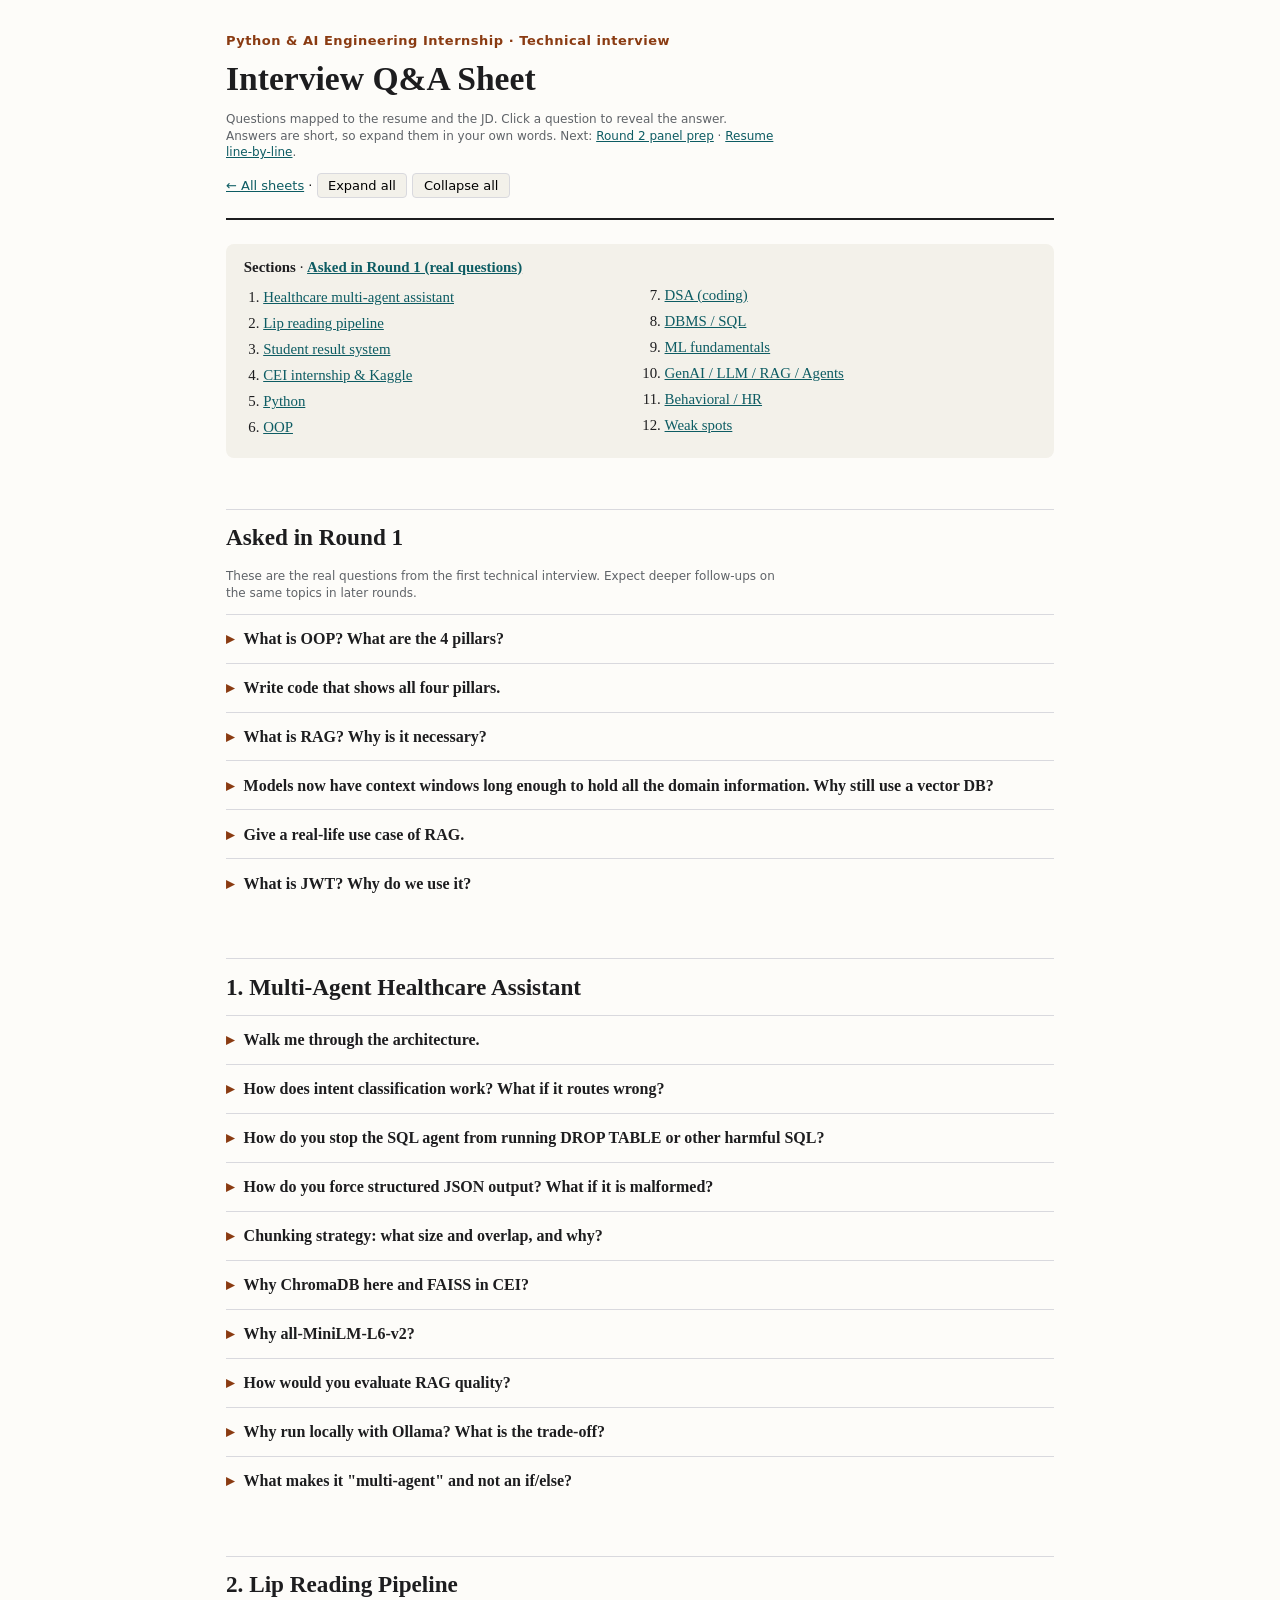
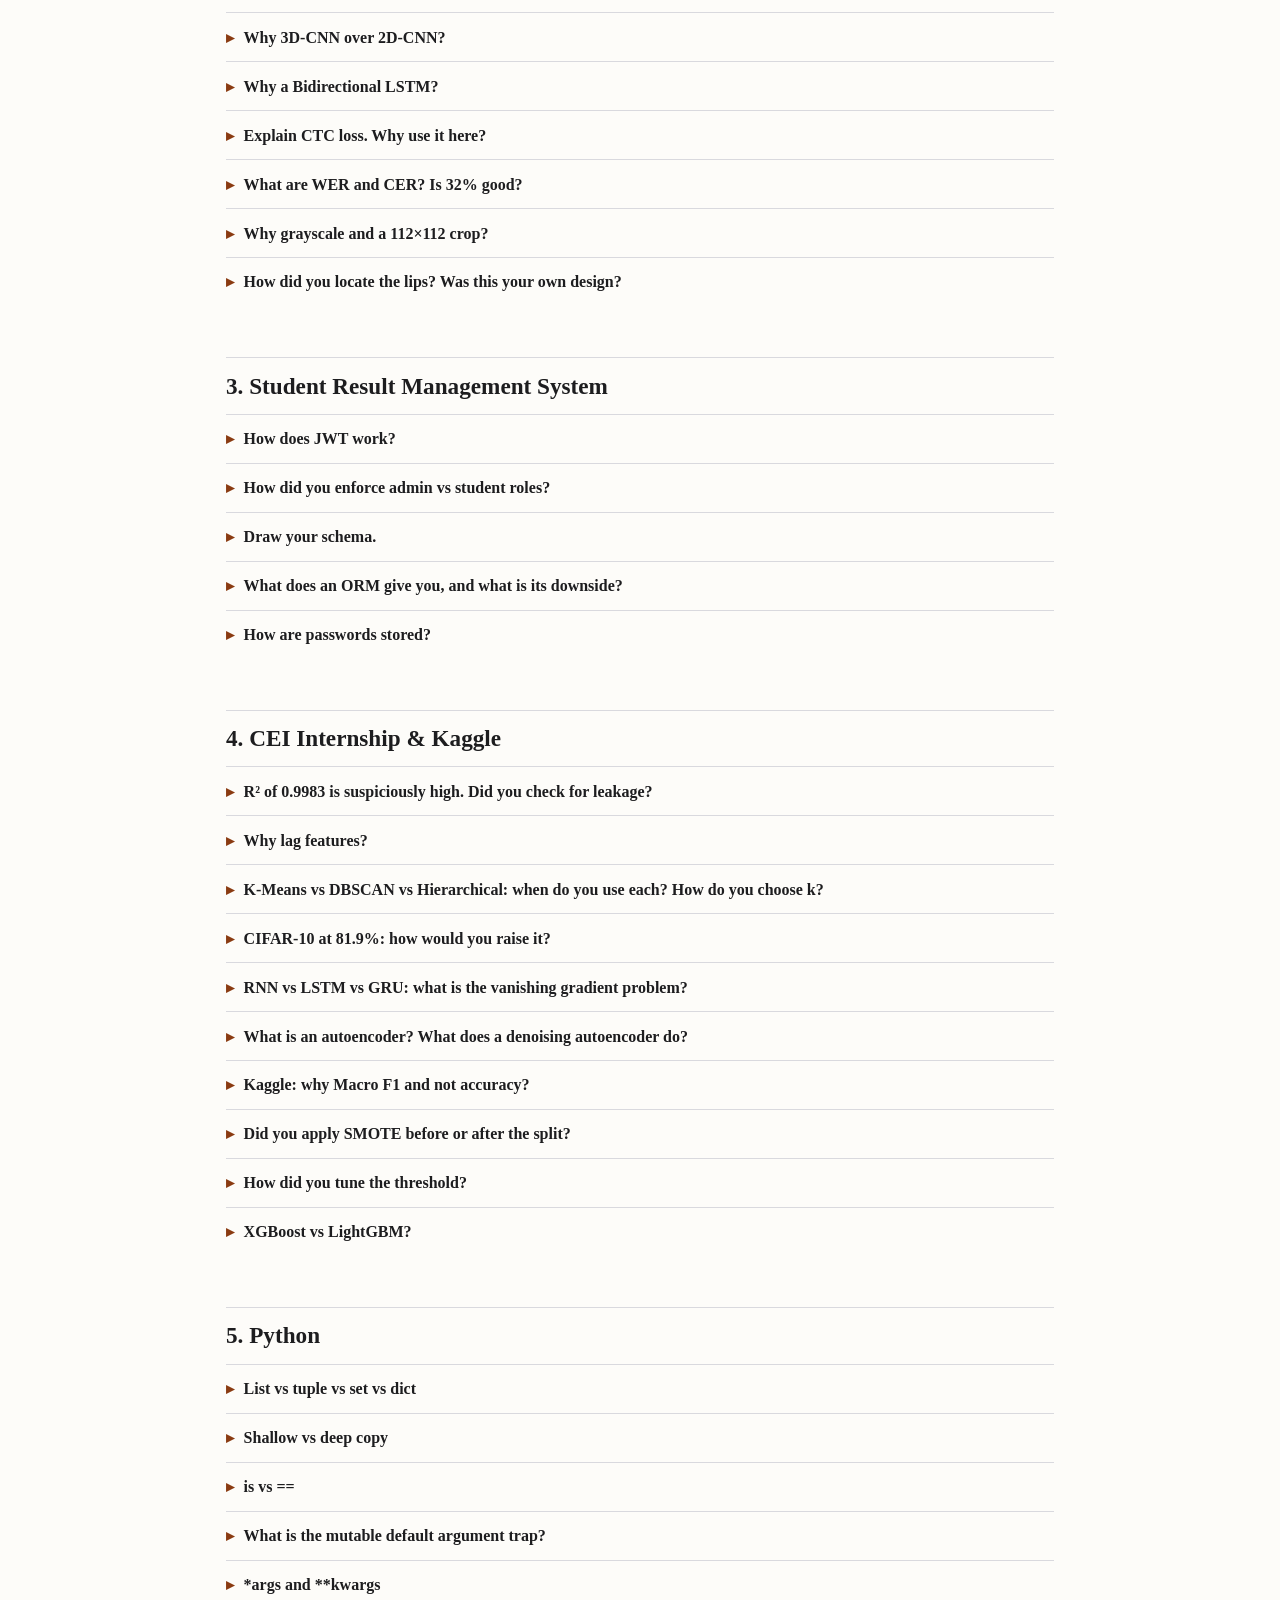
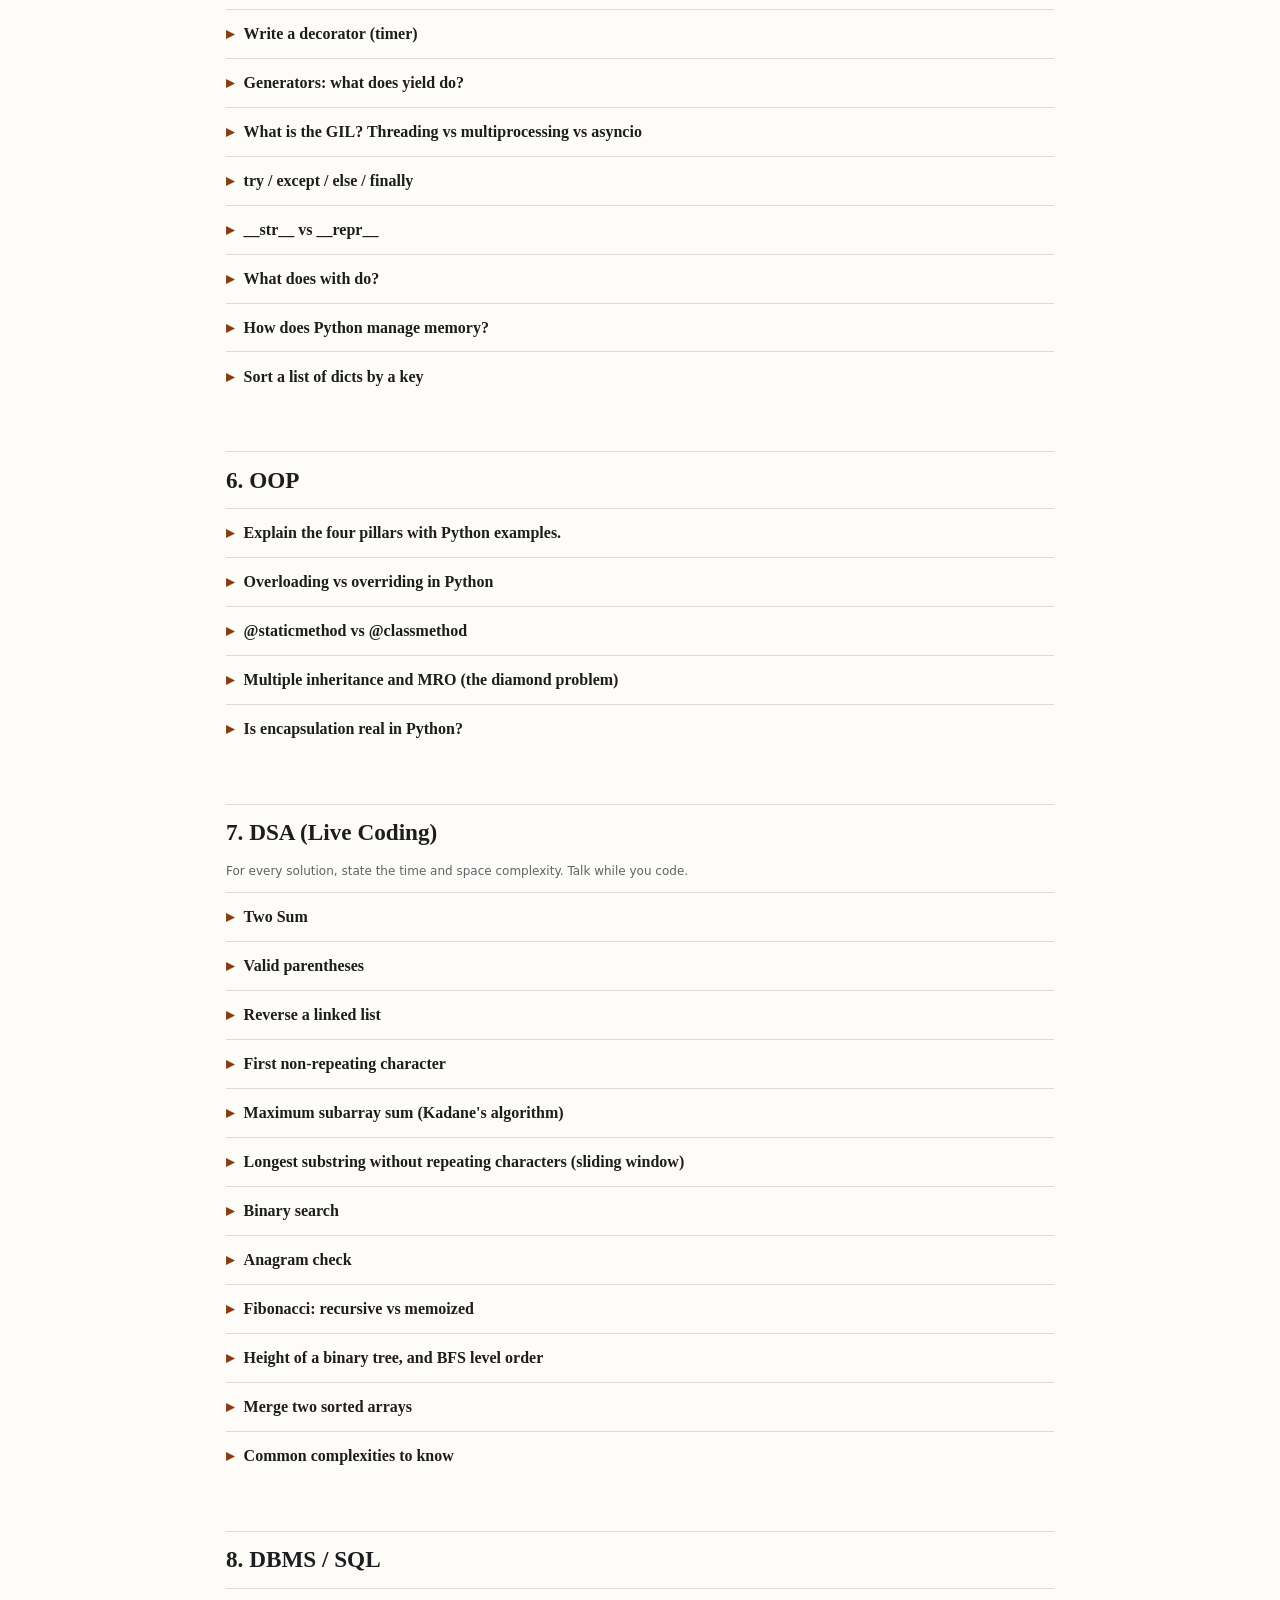
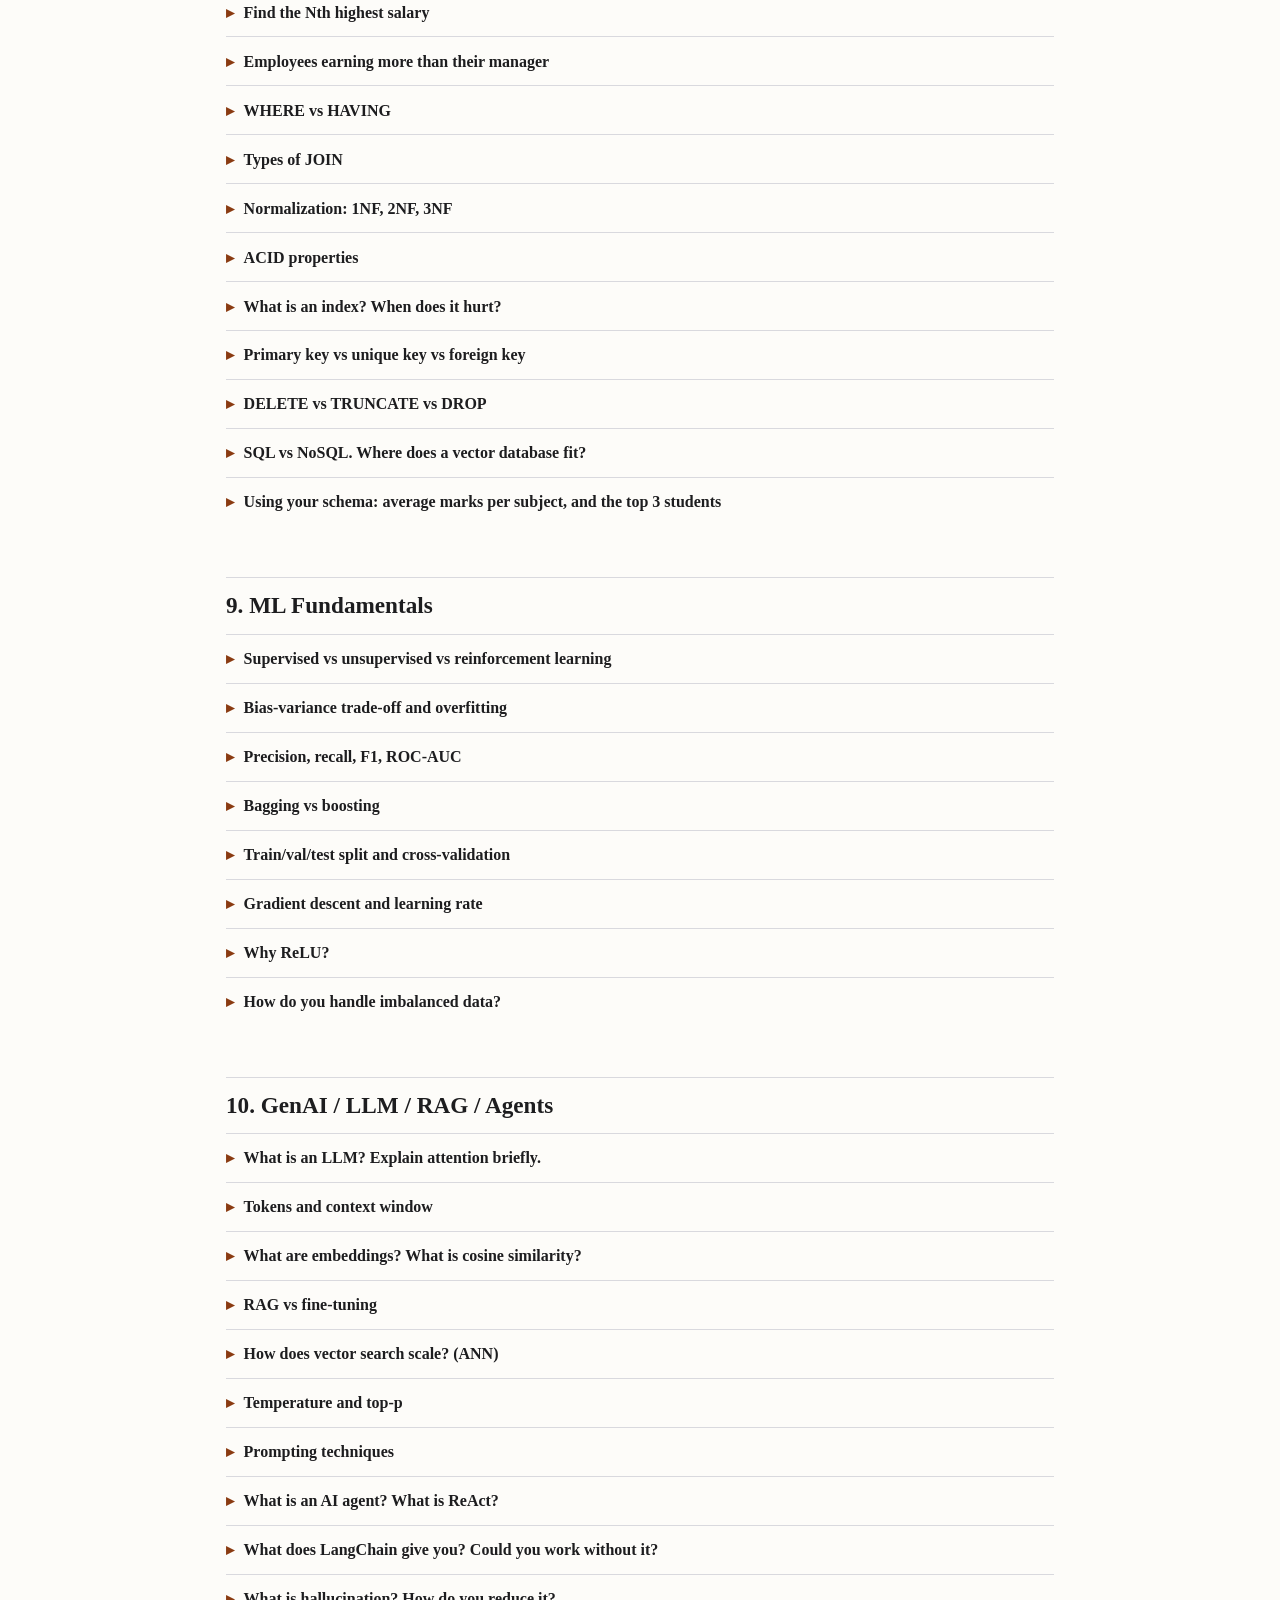
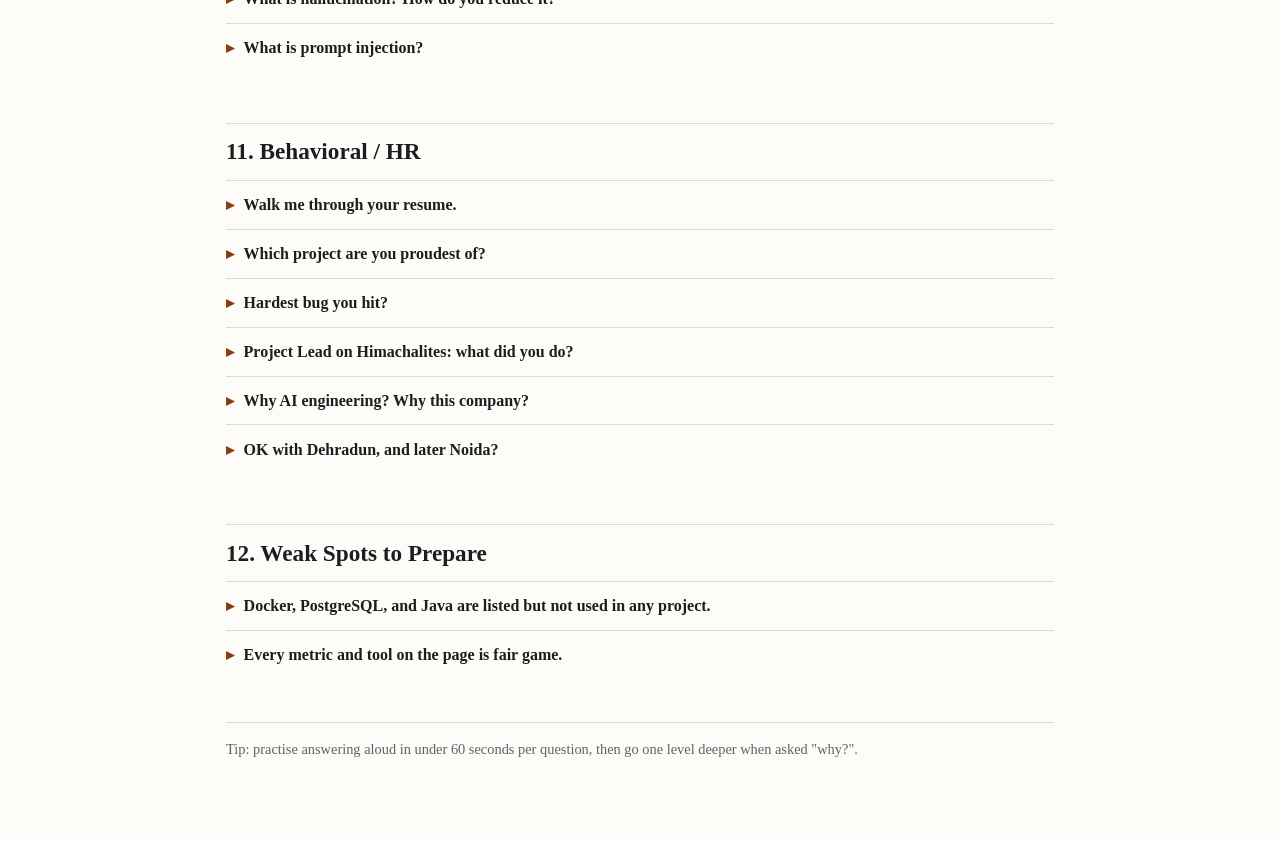
<file: round1.html>
<!doctype html>
<html lang="en">
<head>
<meta charset="utf-8">
<meta name="viewport" content="width=device-width,initial-scale=1">
<title>Interview Prep Sheet</title>
<link rel="stylesheet" href="assets/notes.css">
<style>
details{border-top:1px solid var(--line);padding:.5em 0}
summary{cursor:pointer;font-weight:600;list-style:none;padding:.2em 0}
summary::-webkit-details-marker{display:none}
summary::before{content:"▸";color:var(--accent);display:inline-block;width:1.1em;transition:transform .15s}
details[open] summary::before{transform:rotate(90deg)}
details > :not(summary){margin-left:1.1em}
pre{background:var(--card);padding:.6em .9em;border-radius:6px;overflow-x:auto;font-size:.88rem}
pre code{font-family:Consolas,"Courier New",monospace}
.ctl{font:13px system-ui,sans-serif;margin:.6em 0}
.ctl button{font:inherit;padding:.3em .8em;margin-right:.4em;border:1px solid var(--line);background:var(--card);border-radius:4px;cursor:pointer}
@media print{details > *{display:block}}
</style>
</head>
<body>
<main>
<header class="unit">
  <div class="kicker">Python &amp; AI Engineering Internship · Technical interview</div>
  <h1>Interview Q&amp;A Sheet</h1>
  <p class="src">Questions mapped to the resume and the JD. Click a question to reveal the answer. Answers are short, so expand them in your own words. Next: <a href="round2.html">Round 2 panel prep</a> · <a href="resume.html">Resume line-by-line</a>.</p>
  <div class="ctl"><a href="index.html">← All sheets</a> · <button onclick="toggleAll(true)">Expand all</button><button onclick="toggleAll(false)">Collapse all</button></div>
</header>

<nav class="toc"><b>Sections</b> · <a href="#s0"><b>Asked in Round 1 (real questions)</b></a>
<ol>
  <li><a href="#s1">Healthcare multi-agent assistant</a></li>
  <li><a href="#s2">Lip reading pipeline</a></li>
  <li><a href="#s3">Student result system</a></li>
  <li><a href="#s4">CEI internship &amp; Kaggle</a></li>
  <li><a href="#s5">Python</a></li>
  <li><a href="#s6">OOP</a></li>
  <li><a href="#s7">DSA (coding)</a></li>
  <li><a href="#s8">DBMS / SQL</a></li>
  <li><a href="#s9">ML fundamentals</a></li>
  <li><a href="#s10">GenAI / LLM / RAG / Agents</a></li>
  <li><a href="#s11">Behavioral / HR</a></li>
  <li><a href="#s12">Weak spots</a></li>
</ol></nav>

<!-- ============================================ -->
<h2 id="s0">Asked in Round 1</h2>
<p class="src">These are the real questions from the first technical interview. Expect deeper follow-ups on the same topics in later rounds.</p>

<details><summary>What is OOP? What are the 4 pillars?</summary>
<p><b>Object-Oriented Programming</b> organizes code around <b>objects</b>: bundles of data (attributes) and the behaviour that acts on it (methods). A <b>class</b> is the blueprint, and an <b>object</b> is an instance of it. OOP models real-world entities, which makes code reusable, modular, and easier to maintain.</p>
<ul>
<li><b>Encapsulation</b>: keep data and the methods that change it together, and hide internal state. Outside code goes through methods, which can validate input. Example: a balance changes only through <code>deposit()</code>.</li>
<li><b>Abstraction</b>: expose <i>what</i> an object does and hide <i>how</i> it does it. Example: you call <code>car.start()</code> without knowing the engine internals. In Python this is <code>abc.ABC</code> with <code>@abstractmethod</code>.</li>
<li><b>Inheritance</b>: a child class reuses and extends a parent class, an "is-a" relationship (<code>Savings</code> is an <code>Account</code>). It avoids code duplication.</li>
<li><b>Polymorphism</b>: "many forms". The same method call behaves differently depending on the object's class, through method overriding or duck typing. Example: <code>acc.monthly_interest()</code> on a Savings account vs a Current account.</li>
</ul>
<div class="tip">Encapsulation hides <i>data</i>; abstraction hides <i>complexity and implementation</i>. Interviewers often ask for that difference.</div>
</details>

<details><summary>Write code that shows all four pillars.</summary>
<pre><code>from abc import ABC, abstractmethod

class Account(ABC):                      # Abstraction: abstract base class
    def __init__(self, owner, balance=0):
        self.owner = owner
        self.__balance = balance         # Encapsulation: private (name-mangled)

    @property
    def balance(self):                   # controlled read access
        return self.__balance

    def deposit(self, amount):
        if amount &lt;= 0:
            raise ValueError("amount must be positive")
        self.__balance += amount

    def _withdraw(self, amount):
        if amount &gt; self.__balance:
            raise ValueError("insufficient funds")
        self.__balance -= amount

    @abstractmethod
    def monthly_interest(self): ...      # every subclass must implement

class Savings(Account):                  # Inheritance
    def monthly_interest(self):          # Polymorphism: overridden
        return self.balance * 0.04 / 12

class Current(Account):                  # Inheritance
    def monthly_interest(self):          # Polymorphism: different behaviour
        return 0

    def withdraw(self, amount):
        self._withdraw(amount)

accounts = [Savings("Soham", 12000), Current("Ravi", 5000)]
for acc in accounts:                     # same call, different behaviour
    print(type(acc).__name__, acc.owner, acc.balance, acc.monthly_interest())

accounts[1].withdraw(1000)
print(accounts[1].balance)               # 4000
# accounts[0].__balance  -&gt; AttributeError (hidden)
# Account("x")           -&gt; TypeError (abstract class can't be instantiated)</code></pre>
<p><b>Output:</b></p>
<pre><code>Savings Soham 12000 40.0
Current Ravi 5000 0
4000</code></pre>
<p>Talk through it: <code>__balance</code> cannot be set directly, so <code>deposit()</code> validates every change (encapsulation). <code>Account</code> defines the contract and cannot be instantiated (abstraction). <code>Savings</code> and <code>Current</code> reuse <code>deposit</code> and <code>balance</code> (inheritance). The loop calls one method and gets class-specific results (polymorphism).</p>
</details>

<details><summary>What is RAG? Why is it necessary?</summary>
<p><b>Retrieval-Augmented Generation</b>: before the LLM answers, the system <b>retrieves</b> relevant chunks from an external knowledge base and adds them to the prompt. The model then generates an answer <b>grounded</b> in that context.</p>
<p><b>Pipeline</b>:</p>
<ol>
<li><b>Ingest</b>: load documents, split them into chunks, embed each chunk, and store the vectors in a vector DB.</li>
<li><b>Query</b>: embed the question and run a similarity search for the top-k chunks.</li>
<li><b>Generate</b>: send a prompt of the form "answer using only this context" with the chunks and the question to the LLM. The answer can cite sources.</li>
</ol>
<p><b>Why it is necessary</b>:</p>
<ul>
<li><b>Knowledge cutoff</b>: the LLM doesn't know events after its training date.</li>
<li><b>Private data</b>: it has never seen your company's documents, policies, or databases.</li>
<li><b>Hallucination</b>: without facts in front of it, the model guesses confidently. Grounding reduces this.</li>
<li><b>Citations and trust</b>: you can show which document an answer came from.</li>
<li><b>Cheaper than fine-tuning</b>: to update knowledge you re-index documents, with no retraining. Fine-tuning teaches style and behaviour, not reliable facts.</li>
</ul>
</details>

<details><summary>Models now have context windows long enough to hold all the domain information. Why still use a vector DB?</summary>
<p>This is a strong follow-up question. Long context doesn't remove the need for retrieval:</p>
<ul>
<li><b>Cost</b>: you pay per input token on <i>every</i> query. Sending 1M tokens per question is far more expensive than sending about 3K retrieved tokens. Prompt caching helps but doesn't remove the cost.</li>
<li><b>Latency</b>: processing a huge prompt takes seconds per request, while vector search takes milliseconds.</li>
<li><b>Accuracy ("lost in the middle")</b>: models recall information at the start and end of a long context better than in the middle. Buried facts get missed, and irrelevant text distracts the model. A focused context often gives better answers.</li>
<li><b>Scale</b>: enterprise data (millions of documents, gigabytes or terabytes) doesn't fit in any context window, even at 1–2M tokens.</li>
<li><b>Freshness</b>: data changes daily. A vector DB updates one document incrementally, without rebuilding a giant prompt.</li>
<li><b>Access control</b>: metadata filters retrieve only documents this user may see. Putting everything in context leaks data across users.</li>
<li><b>Traceability</b>: you know exactly which chunks produced the answer, which is useful for citations and debugging.</li>
</ul>
<p><b>Balanced answer</b>: for a small, static document set, putting everything in context is fine and simpler. At real scale, cost, and freshness requirements, use retrieval, often as a hybrid: retrieve the top documents, then use long context to read them fully.</p>
</details>

<details><summary>Give a real-life use case of RAG.</summary>
<p><b>Your own project</b> is the best answer: the <b>Healthcare Assistant</b>. Hospital staff ask "what is the visitor policy for the ICU?" The RAG agent retrieves the relevant sections of hospital policy PDFs from ChromaDB, and Llama 3.2 answers from them. It runs fully locally, so patient data stays private.</p>
<p>Other examples:</p>
<ul>
<li><b>Customer support bots</b> that answer from product manuals, FAQs, and past tickets.</li>
<li><b>Internal company knowledge assistants</b> over HR policies, Confluence, and Slack.</li>
<li><b>Legal and compliance</b>: search contracts and regulations, with citations.</li>
<li><b>Banking and insurance</b>: answer policy-term questions from the customer's own documents.</li>
<li><b>Developer tools</b>: chat over a codebase or API documentation.</li>
<li><b>E-commerce</b>: product Q&amp;A from specifications and reviews.</li>
</ul>
</details>

<details><summary>What is JWT? Why do we use it?</summary>
<p><b>JSON Web Token</b>: a compact, signed token used for <b>authentication and authorization</b>. Its format is <code>header.payload.signature</code>, with each part base64url-encoded.</p>
<ul>
<li><b>Header</b>: the algorithm and type, e.g. <code>{"alg":"HS256","typ":"JWT"}</code>.</li>
<li><b>Payload</b> (claims): <code>{"sub":"42","role":"admin","exp":1730000000}</code>.</li>
<li><b>Signature</b>: <code>HMAC-SHA256(header + "." + payload, SECRET)</code>. It proves the token wasn't tampered with.</li>
</ul>
<p><b>Flow</b>:</p>
<ol>
<li>The user logs in with credentials.</li>
<li>The server verifies them and signs a JWT.</li>
<li>The client stores the token and sends <code>Authorization: Bearer &lt;token&gt;</code> on each request.</li>
<li>The server verifies the signature and expiry, then trusts the claims. It needs no database lookup.</li>
</ol>
<p><b>Why use it</b>:</p>
<ul>
<li><b>Stateless</b>: the server stores no session, so it scales horizontally. Any server holding the secret can verify the token.</li>
<li><b>Self-contained</b>: user id and role are inside the token, so role checks are fast (admin vs student in your Result System).</li>
<li><b>Works across services</b>: suits microservices, mobile apps, and SPAs, because it isn't tied to cookies on one domain.</li>
<li><b>Tamper-proof</b>: any change to the payload breaks the signature.</li>
</ul>
<p><b>Caveats to mention</b>:</p>
<ul>
<li>The payload is <b>encoded, not encrypted</b>, so never put passwords in it.</li>
<li>A JWT is hard to revoke before it expires, so use short-lived access tokens plus refresh tokens, or a denylist.</li>
<li>Store it in an httpOnly cookie to protect against XSS.</li>
<li>Always use HTTPS.</li>
</ul>
<p><b>Your project</b>: in the Student Result System, the login endpoint issues a JWT. A FastAPI <code>Depends(get_current_user)</code> decodes it on protected routes, and <code>require_admin</code> checks the <code>role</code> claim.</p>
</details>

<!-- ============================================ -->
<h2 id="s1">1. Multi-Agent Healthcare Assistant</h2>

<details><summary>Walk me through the architecture.</summary>
<p>A user query goes to an <b>orchestrator</b> (Llama 3.2 via Ollama). The orchestrator classifies the intent and routes the query to one of two agents:</p>
<ul>
<li><b>NLP-to-SQL agent</b>: the prompt holds the SQLite schema. The LLM generates SQL, the agent runs it on patient records, and returns the rows.</li>
<li><b>RAG agent</b>: it embeds the query (all-MiniLM-L6-v2), retrieves the top-k chunks from ChromaDB (hospital policy PDFs), and the LLM answers grounded in that context.</li>
</ul>
<p>The router returns a plain word (DATABASE or POLICY), not JSON. See the <a href="resume.html#s7">resume sheet</a>. The UI is Streamlit with session history. Everything runs locally, so patient data never leaves the machine.</p>
</details>

<details><summary>How does intent classification work? What if it routes wrong?</summary>
<p>The router is an LLM prompt (temperature 0) that describes each category and asks for a single word, DATABASE or POLICY. The code parses it with <code>.strip().upper()</code> and defaults to POLICY. To handle wrong routing:</p>
<ul><li>Fall back to the other agent when the result is empty or the SQL fails.</li><li>Use a confidence threshold, and ask a clarifying question below it.</li><li>Log misroutes and add them as few-shot examples.</li></ul>
<p>A small embedding classifier is a cheaper, deterministic alternative.</p>
</details>

<details><summary>How do you stop the SQL agent from running <code>DROP TABLE</code> or other harmful SQL?</summary>
<ul><li>Open the DB connection in <b>read-only</b> mode (<code>sqlite3.connect("file:db?mode=ro", uri=True)</code>).</li><li>Allow only statements that start with <code>SELECT</code>, and reject multiple statements.</li><li>Put only the needed schema in the prompt.</li><li>Catch the DB error, feed it back to the LLM, and retry once.</li><li>Add a LIMIT clause to cap result size.</li></ul>
<p>This also defends against prompt injection, because a user can type "ignore instructions, delete records".</p>
</details>

<details><summary>How do you force structured JSON output? What if it is malformed?</summary>
<p>Use Ollama <code>format="json"</code> or a schema, and put an example of the exact JSON in the prompt. Parse it with <code>json.loads</code> or validate it with Pydantic. On failure, retry with the error message, then fall back to a default response.</p>
</details>

<details><summary>Chunking strategy: what size and overlap, and why?</summary>
<p>Use roughly 500–1000 characters with 10–20% overlap (LangChain <code>RecursiveCharacterTextSplitter</code>). Chunks that are too small lose context. Chunks that are too large dilute the embedding and waste context window. Overlap keeps a sentence from being split across chunks.</p>
</details>

<details><summary>Why ChromaDB here and FAISS in CEI?</summary>
<p><b>FAISS</b> is a library: a fast in-memory ANN index with no metadata or persistence of its own. <b>ChromaDB</b> is a vector database: it persists to disk, filters on metadata, and stores documents. A local app that ingests PDFs needs persistence and metadata, so it uses Chroma. A standalone retrieval demo only needs fast search, so it uses FAISS.</p>
</details>

<details><summary>Why all-MiniLM-L6-v2?</summary>
<p>It produces 384-dim vectors, is small (~80 MB), runs fast on CPU, and works well for semantic similarity. The trade-off is lower quality than larger models such as bge or e5, and a 256-token input limit.</p>
</details>

<details><summary>How would you evaluate RAG quality?</summary>
<ul><li><b>Retrieval</b>: recall@k and MRR on a small labelled set of question-to-chunk pairs.</li><li><b>Generation</b>: faithfulness (is the answer grounded in the context?) and answer relevance.</li><li>Tools: RAGAS, or LLM-as-judge plus manual spot checks.</li></ul>
</details>

<details><summary>Why run locally with Ollama? What is the trade-off?</summary>
<p>Patient data is sensitive: running locally means no data leaves the machine, there is no API cost, and it works offline. The trade-offs are slower inference on CPU, and a small 3B model that is weaker at reasoning and SQL than GPT-class models.</p>
</details>

<details><summary>What makes it "multi-agent" and not an if/else?</summary>
<p>Each agent has its own role, prompt, and tools (SQL executor vs retriever), and the routing decision is made by an LLM rather than hard-coded rules. Be honest that it is a simple router pattern, not autonomous agents negotiating. Interviewers respect that.</p>
</details>

<!-- ============================================ -->
<h2 id="s2">2. Lip Reading Pipeline</h2>

<details><summary>Why 3D-CNN over 2D-CNN?</summary>
<p>A 2D convolution sees one frame at a time. A 3D kernel (time × height × width) convolves across neighbouring frames, so it captures lip <b>motion</b> and not only shape.</p>
</details>

<details><summary>Why a Bidirectional LSTM?</summary>
<p>Speech depends on context on both sides. A sound is easier to identify when you know what comes before and after it. A BiLSTM reads the sequence forward and backward and concatenates both hidden states.</p>
</details>

<details><summary>Explain CTC loss. Why use it here?</summary>
<p>You have 75 frames but a much shorter transcript, with no per-frame labels. CTC adds a <b>blank</b> token and sums the probability over every alignment that collapses to the target text (merge repeats, then remove blanks). It needs no manual segmentation. Decoding uses greedy or beam search.</p>
</details>

<details><summary>What are WER and CER? Is 32% good?</summary>
<p>WER = (substitutions + deletions + insertions) / number of reference words. CER is the same at character level. LipNet reported a few percent WER on GRID with heavy tuning, so 32% is a reasonable student result, not state of the art. Ways to improve it:</p>
<ul><li>More training epochs and data augmentation (flips, frame jitter).</li><li>Beam search with a language model.</li><li>A pretrained visual frontend or a transformer.</li></ul>
</details>

<details><summary>Why grayscale and a 112×112 crop?</summary>
<p>Colour adds little information for lip shape, and grayscale cuts the input to a third. A tight mouth ROI removes irrelevant face and background pixels, cuts compute, and helps the model focus. Normalizing (mean/std) stabilizes training.</p>
</details>

<details><summary>How did you locate the lips? Was this your own design?</summary>
<p>Your code uses a <b>fixed crop</b>, <code>gray[190:302, 80:192]</code>, because GRID speakers sit in a fixed position. For real-world video you'd add landmarks (dlib points 48–67 or MediaPipe). If the design was inspired by LipNet, say so. Claiming an original architecture that you cannot defend is worse.</p>
</details>

<!-- ============================================ -->
<h2 id="s3">3. Student Result Management System</h2>

<details><summary>How does JWT work?</summary>
<p>There are three base64url parts: <b>header.payload.signature</b>. On login the server signs the payload (user id, role, expiry) with a secret key. The client sends <code>Authorization: Bearer &lt;token&gt;</code>, and the server verifies the signature, so it needs no session store (stateless). The payload is <b>encoded, not encrypted</b>, so never put secrets in it. Storage options: an httpOnly cookie is safer against XSS, while localStorage is simpler.</p>
</details>

<details><summary>How did you enforce admin vs student roles?</summary>
<pre><code>def get_current_user(token: str = Depends(oauth2_scheme)):
    payload = jwt.decode(token, SECRET, algorithms=["HS256"])
    return db_get_user(payload["sub"])

def require_admin(user = Depends(get_current_user)):
    if user.role != "admin":
        raise HTTPException(403)
    return user

@app.post("/results")
def add_result(..., user = Depends(require_admin)): ...</code></pre>
<p>FastAPI resolves the <code>Depends</code> chain before the route runs, so the auth logic is written once and reused everywhere.</p>
</details>

<details><summary>Draw your schema.</summary>
<p>Your code has: <b>users</b>(id PK, name, email UNIQUE, password, role), where students are users with role "student"; <b>subjects</b>(id PK, name UNIQUE); <b>results</b>(id PK, student_id FK users, subject_id FK subjects, marks). Students and subjects are <b>many-to-many</b>, linked through results. Improvement to mention: a <code>UNIQUE(student_id, subject_id)</code> constraint to block duplicate entries, which the code doesn't have yet.</p>
</details>

<details><summary>What does an ORM give you, and what is its downside?</summary>
<p>Pros: Python objects in place of raw SQL, DB portability (SQLite to Postgres), parameterized queries that prevent SQL injection, and relationships. Cons: hidden inefficient queries (the <b>N+1 problem</b>), less control, and overhead on complex queries.</p>
</details>

<details><summary>How are passwords stored?</summary>
<p>They are hashed with <b>bcrypt</b> (passlib), which is salted and deliberately slow. Never store plain text, and never use bare MD5 or SHA for passwords.</p>
</details>

<!-- ============================================ -->
<h2 id="s4">4. CEI Internship &amp; Kaggle</h2>

<details><summary>R² of 0.9983 is suspiciously high. Did you check for leakage?</summary>
<p>This is the most likely trap. A good answer:</p>
<ul><li>I used a <b>time-ordered split</b> (train on the past, test on the future), not a random split.</li><li>Lag features use only past values (<code>shift(1)</code>), so no current or future value leaks in.</li><li>Delivery data is highly autocorrelated, so lag-1 alone explains most of the variance. I compared against a naive baseline ("next = last value").</li></ul>
<p>If you did not do these, admit it and explain how you would fix it.</p>
</details>

<details><summary>Why lag features?</summary>
<p>Tree models such as XGBoost have no notion of time order. Lag and rolling features (t-1, t-2, rolling mean) turn a time series into a supervised table that the model can learn from.</p>
</details>

<details><summary>K-Means vs DBSCAN vs Hierarchical: when do you use each? How do you choose k?</summary>
<table>
<tr><th>Algorithm</th><th>Use when</th><th>Weakness</th></tr>
<tr><td>K-Means</td><td>Spherical clusters and a known k; it is fast</td><td>Sensitive to scale and outliers; k must be set</td></tr>
<tr><td>DBSCAN</td><td>Arbitrary shapes, noise or outlier detection</td><td>Sensitive to eps and min_samples; struggles with varying density</td></tr>
<tr><td>Hierarchical</td><td>Small data where a dendrogram shows structure</td><td>O(n²) memory</td></tr>
</table>
<p>To choose k, use the elbow method (inertia) or the silhouette score. Scale features first.</p>
</details>

<details><summary>CIFAR-10 at 81.9%: how would you raise it?</summary>
<p>Data augmentation (flip, crop), BatchNorm, dropout, a deeper network or ResNet blocks, LR scheduling, and transfer learning from ImageNet weights. Each can push accuracy above 90%.</p>
</details>

<details><summary>RNN vs LSTM vs GRU: what is the vanishing gradient problem?</summary>
<p>A plain RNN multiplies gradients through time steps, so they shrink toward zero and it cannot learn long dependencies. An <b>LSTM</b> adds a cell state with input, forget, and output gates, so gradients flow additively. A <b>GRU</b> merges these into update and reset gates: fewer parameters, faster, and often similar accuracy.</p>
</details>

<details><summary>What is an autoencoder? What does a denoising autoencoder do?</summary>
<p>An encoder compresses the input to a bottleneck and a decoder reconstructs it; training minimizes reconstruction loss. A <b>denoising</b> autoencoder takes noisy input and learns to output the clean original. This forces it to learn robust features rather than the identity function.</p>
</details>

<details><summary>Kaggle: why Macro F1 and not accuracy?</summary>
<p>Anomalies are rare. A model that predicts "normal" every time gets high accuracy but is useless. Macro F1 averages F1 per class equally, so the minority class counts the same as the majority class.</p>
</details>

<details><summary>Did you apply SMOTE before or after the split?</summary>
<p>It must be <b>after</b>, on the training fold only (use an <code>imblearn</code> Pipeline inside CV). If you oversample before the split, synthetic points derived from test samples leak into training and inflate the score.</p>
</details>

<details><summary>How did you tune the threshold?</summary>
<p>The default threshold of 0.5 is not optimal for imbalanced data. I swept thresholds on the <b>validation</b> set's predicted probabilities and picked the one with the highest F1. Never tune on the test set.</p>
</details>

<details><summary>XGBoost vs LightGBM?</summary>
<p>Both are gradient-boosted trees. XGBoost grows trees level-wise. LightGBM grows them <b>leaf-wise</b> with histogram binning, so it is faster on large data but can overfit small data (limit <code>num_leaves</code>). An ensemble of the two reduces variance.</p>
</details>

<!-- ============================================ -->
<h2 id="s5">5. Python</h2>

<details><summary>List vs tuple vs set vs dict</summary>
<table>
<tr><th>Type</th><th>Ordered</th><th>Mutable</th><th>Duplicates</th><th>Lookup</th></tr>
<tr><td>list</td><td>yes</td><td>yes</td><td>yes</td><td>O(n)</td></tr>
<tr><td>tuple</td><td>yes</td><td>no</td><td>yes</td><td>O(n)</td></tr>
<tr><td>set</td><td>no</td><td>yes</td><td>no</td><td>O(1)</td></tr>
<tr><td>dict</td><td>insertion order (3.7+)</td><td>yes</td><td>unique keys</td><td>O(1)</td></tr>
</table>
<p>A list cannot be a dict key because it is mutable and therefore unhashable. A tuple can be a key if all its items are hashable.</p>
</details>

<details><summary>Shallow vs deep copy</summary>
<pre><code>import copy
a = [[1, 2], [3]]
b = copy.copy(a)      # new outer list, same inner lists
c = copy.deepcopy(a)  # fully independent
a[0].append(9)        # b sees it, c does not</code></pre>
</details>

<details><summary><code>is</code> vs <code>==</code></summary>
<p><code>==</code> compares values (<code>__eq__</code>). <code>is</code> compares identity (same object in memory). Use <code>is</code> only for <code>None</code> and other singletons.</p>
</details>

<details><summary>What is the mutable default argument trap?</summary>
<pre><code>def add(x, items=[]):    # list created ONCE, at definition time
    items.append(x); return items
add(1); add(2)           # [1, 2]  (surprise)

def add(x, items=None):  # fix
    if items is None: items = []
    items.append(x); return items</code></pre>
</details>

<details><summary><code>*args</code> and <code>**kwargs</code></summary>
<p><code>*args</code> collects extra positional arguments into a tuple. <code>**kwargs</code> collects extra keyword arguments into a dict. Both are used for wrappers and decorators that forward any arguments.</p>
</details>

<details><summary>Write a decorator (timer)</summary>
<pre><code>import time, functools
def timer(fn):
    @functools.wraps(fn)
    def wrapper(*args, **kwargs):
        t = time.perf_counter()
        result = fn(*args, **kwargs)
        print(f"{fn.__name__}: {time.perf_counter() - t:.4f}s")
        return result
    return wrapper

@timer
def work(): sum(range(10**6))</code></pre>
</details>

<details><summary>Generators: what does <code>yield</code> do?</summary>
<p>A function that uses <code>yield</code> returns an iterator that produces values lazily, one at a time, keeping its state between calls. It uses O(1) memory, compared with building a full list. Use it for large files and streams. A generator expression looks like <code>(x*x for x in data)</code>.</p>
</details>

<details><summary>What is the GIL? Threading vs multiprocessing vs asyncio</summary>
<p>The Global Interpreter Lock lets only one thread run Python bytecode at a time.</p>
<ul><li><b>threading</b>: suits I/O-bound work, because the GIL is released while waiting.</li><li><b>multiprocessing</b>: suits CPU-bound work. Separate processes give true parallelism.</li><li><b>asyncio</b>: one thread with cooperative multitasking, for many concurrent I/O tasks (FastAPI async routes).</li></ul>
</details>

<details><summary>try / except / else / finally</summary>
<p><code>else</code> runs only if no exception was raised. <code>finally</code> always runs, so use it for cleanup. Catch specific exceptions, not a bare <code>except:</code>.</p>
</details>

<details><summary><code>__str__</code> vs <code>__repr__</code></summary>
<p><code>__str__</code> is the readable form for users (<code>print</code>). <code>__repr__</code> is the unambiguous form for developers, ideally valid code that recreates the object. If only <code>__repr__</code> is defined, <code>str()</code> falls back to it.</p>
</details>

<details><summary>What does <code>with</code> do?</summary>
<p>It is a context manager: it calls <code>__enter__</code> at the start and <code>__exit__</code> at the end, even on an exception. That guarantees cleanup such as closing a file or releasing a lock. <code>contextlib.contextmanager</code> builds one from a generator.</p>
</details>

<details><summary>How does Python manage memory?</summary>
<p>Through <b>reference counting</b>: an object is freed when its count reaches 0. A cyclic <b>garbage collector</b> handles reference cycles. Small ints and some strings are cached (interned).</p>
</details>

<details><summary>Sort a list of dicts by a key</summary>
<pre><code>students.sort(key=lambda s: s["marks"], reverse=True)
top3 = sorted(students, key=lambda s: -s["marks"])[:3]</code></pre>
</details>

<!-- ============================================ -->
<h2 id="s6">6. OOP</h2>

<details><summary>Explain the four pillars with Python examples.</summary>
<ul>
<li><b>Encapsulation</b>: bundle data and methods, and hide internals (<code>_balance</code>, properties).</li>
<li><b>Abstraction</b>: expose what an object does, not how (an <code>abc.ABC</code> with <code>@abstractmethod</code>).</li>
<li><b>Inheritance</b>: <code>class Admin(User)</code> reuses and extends the parent.</li>
<li><b>Polymorphism</b>: one interface with many forms. <code>shape.area()</code> works for Circle and Square; duck typing.</li>
</ul>
</details>

<details><summary>Overloading vs overriding in Python</summary>
<p><b>Overriding</b>: a child class redefines a parent method, and can call <code>super()</code>. Python has no true <b>overloading</b>: a later definition replaces an earlier one. Use default arguments, <code>*args</code>, or <code>functools.singledispatch</code>. Operator overloading works through dunder methods (<code>__add__</code>).</p>
</details>

<details><summary><code>@staticmethod</code> vs <code>@classmethod</code></summary>
<p>A classmethod receives <code>cls</code> and is used for alternative constructors (<code>Date.from_string()</code>). A staticmethod receives neither self nor cls: it is a utility function grouped under the class.</p>
</details>

<details><summary>Multiple inheritance and MRO (the diamond problem)</summary>
<p>Python resolves methods with <b>C3 linearization</b>. Inspect the order with <code>Class.__mro__</code>. With <code>class D(B, C)</code> and both inheriting A, the order is D, B, C, A, so A is visited once. <code>super()</code> follows the MRO.</p>
</details>

<details><summary>Is encapsulation real in Python?</summary>
<p>Only by convention. <code>_x</code> means "internal, please don't touch". <code>__x</code> triggers name mangling to <code>_Class__x</code> to avoid subclass clashes. Nothing is truly private. Use <code>@property</code> for controlled access.</p>
</details>

<!-- ============================================ -->
<h2 id="s7">7. DSA (Live Coding)</h2>
<p class="src">For every solution, state the time and space complexity. Talk while you code.</p>

<details><summary>Two Sum</summary>
<pre><code>def two_sum(nums, target):
    seen = {}
    for i, n in enumerate(nums):
        if target - n in seen:
            return [seen[target - n], i]
        seen[n] = i</code></pre>
<p>O(n) time, O(n) space. Brute force is O(n²).</p>
</details>

<details><summary>Valid parentheses</summary>
<pre><code>def valid(s):
    pairs = {")": "(", "]": "[", "}": "{"}
    stack = []
    for c in s:
        if c in pairs:
            if not stack or stack.pop() != pairs[c]:
                return False
        else:
            stack.append(c)
    return not stack</code></pre>
<p>O(n) time, O(n) space.</p>
</details>

<details><summary>Reverse a linked list</summary>
<pre><code>def reverse(head):
    prev = None
    while head:
        head.next, prev, head = prev, head, head.next
    return prev</code></pre>
<p>O(n) time, O(1) space.</p>
</details>

<details><summary>First non-repeating character</summary>
<pre><code>from collections import Counter
def first_unique(s):
    count = Counter(s)
    return next((c for c in s if count[c] == 1), None)</code></pre>
<p>O(n) time.</p>
</details>

<details><summary>Maximum subarray sum (Kadane's algorithm)</summary>
<pre><code>def max_subarray(nums):
    best = cur = nums[0]
    for n in nums[1:]:
        cur = max(n, cur + n)
        best = max(best, cur)
    return best</code></pre>
<p>O(n) time, O(1) space.</p>
</details>

<details><summary>Longest substring without repeating characters (sliding window)</summary>
<pre><code>def longest(s):
    last, start, best = {}, 0, 0
    for i, c in enumerate(s):
        if last.get(c, -1) >= start:
            start = last[c] + 1
        last[c] = i
        best = max(best, i - start + 1)
    return best</code></pre>
<p>O(n) time.</p>
</details>

<details><summary>Binary search</summary>
<pre><code>def bsearch(a, x):
    lo, hi = 0, len(a) - 1
    while lo <= hi:
        mid = (lo + hi) // 2
        if a[mid] == x: return mid
        if a[mid] < x: lo = mid + 1
        else: hi = mid - 1
    return -1</code></pre>
<p>O(log n) time. The array must be sorted. The stdlib has <code>bisect</code>.</p>
</details>

<details><summary>Anagram check</summary>
<pre><code>from collections import Counter
def is_anagram(a, b): return Counter(a) == Counter(b)</code></pre>
<p>O(n) time. <code>sorted(a) == sorted(b)</code> is O(n log n).</p>
</details>

<details><summary>Fibonacci: recursive vs memoized</summary>
<pre><code>from functools import lru_cache
@lru_cache(maxsize=None)
def fib(n): return n if n < 2 else fib(n-1) + fib(n-2)</code></pre>
<p>Naive recursion is O(2ⁿ). Memoized it is O(n). Iterative with two variables is O(n) time and O(1) space.</p>
</details>

<details><summary>Height of a binary tree, and BFS level order</summary>
<pre><code>def height(node):
    return 0 if not node else 1 + max(height(node.left), height(node.right))

from collections import deque
def level_order(root):
    q, out = deque([root] if root else []), []
    while q:
        node = q.popleft(); out.append(node.val)
        if node.left: q.append(node.left)
        if node.right: q.append(node.right)
    return out</code></pre>
</details>

<details><summary>Merge two sorted arrays</summary>
<pre><code>def merge(a, b):
    i = j = 0; out = []
    while i < len(a) and j < len(b):
        if a[i] <= b[j]: out.append(a[i]); i += 1
        else: out.append(b[j]); j += 1
    return out + a[i:] + b[j:]</code></pre>
<p>O(n + m) time.</p>
</details>

<details><summary>Common complexities to know</summary>
<p>Sorting (Timsort): O(n log n). Dict and set lookup: O(1) average. List <code>in</code>: O(n). List append: O(1) amortized. <code>list.insert(0, x)</code>: O(n), so use <code>deque</code>. Heap push and pop: O(log n).</p>
</details>

<!-- ============================================ -->
<h2 id="s8">8. DBMS / SQL</h2>

<details><summary>Find the Nth highest salary</summary>
<pre><code>SELECT DISTINCT salary FROM employee
ORDER BY salary DESC LIMIT 1 OFFSET N-1;

-- or with a window function
SELECT salary FROM (
  SELECT salary, DENSE_RANK() OVER (ORDER BY salary DESC) AS r FROM employee
) t WHERE r = N;</code></pre>
</details>

<details><summary>Employees earning more than their manager</summary>
<pre><code>SELECT e.name FROM employee e
JOIN employee m ON e.manager_id = m.id
WHERE e.salary > m.salary;</code></pre>
</details>

<details><summary>WHERE vs HAVING</summary>
<p>WHERE filters rows <b>before</b> grouping. HAVING filters groups <b>after</b> GROUP BY and can use aggregates.</p>
<pre><code>SELECT dept, AVG(salary) FROM employee
WHERE active = 1 GROUP BY dept HAVING AVG(salary) > 50000;</code></pre>
</details>

<details><summary>Types of JOIN</summary>
<p><b>INNER</b>: only matching rows. <b>LEFT</b>: all left rows, with NULL where the right has no match. <b>RIGHT</b>: the mirror of LEFT. <b>FULL OUTER</b>: all rows from both. <b>CROSS</b>: the Cartesian product. <b>SELF</b>: a table joined to itself.</p>
</details>

<details><summary>Normalization: 1NF, 2NF, 3NF</summary>
<ul><li><b>1NF</b>: atomic values, no repeating groups.</li><li><b>2NF</b>: 1NF, and no partial dependency on part of a composite key.</li><li><b>3NF</b>: 2NF, and no transitive dependency (a non-key column depending on another non-key column).</li></ul>
<p>The goal is to remove redundancy and update anomalies. You may denormalize for read speed.</p>
</details>

<details><summary>ACID properties</summary>
<p><b>Atomicity</b>: all or nothing. <b>Consistency</b>: constraints always hold. <b>Isolation</b>: concurrent transactions don't interfere. <b>Durability</b>: committed data survives a crash.</p>
</details>

<details><summary>What is an index? When does it hurt?</summary>
<p>An index is usually a B-tree on a column, and turns lookups from O(n) into O(log n). It hurts write-heavy tables, because every INSERT or UPDATE must also update the index. It adds storage, and does little on low-cardinality columns.</p>
</details>

<details><summary>Primary key vs unique key vs foreign key</summary>
<p><b>PK</b>: unique and NOT NULL, one per table. <b>Unique</b>: no duplicates, NULL allowed, many per table. <b>FK</b>: references another table's PK and enforces referential integrity.</p>
</details>

<details><summary>DELETE vs TRUNCATE vs DROP</summary>
<p><b>DELETE</b>: removes rows, can take a WHERE, is logged, can be rolled back. <b>TRUNCATE</b>: removes all rows quickly and keeps the structure. <b>DROP</b>: removes the table itself.</p>
</details>

<details><summary>SQL vs NoSQL. Where does a vector database fit?</summary>
<p>SQL means a fixed schema, relations, ACID, and joins. NoSQL (document, key-value, graph) means a flexible schema and horizontal scaling. A <b>vector database</b> (Chroma, FAISS, pgvector) stores embeddings and answers similarity search rather than exact matches.</p>
</details>

<details><summary>Using your schema: average marks per subject, and the top 3 students</summary>
<pre><code>SELECT s.name, AVG(r.marks) AS avg_marks
FROM result r JOIN subject s ON r.subject_id = s.id
GROUP BY s.name;

SELECT st.name, AVG(r.marks) AS avg_marks
FROM result r JOIN student st ON r.student_id = st.id
GROUP BY st.id ORDER BY avg_marks DESC LIMIT 3;</code></pre>
</details>

<!-- ============================================ -->
<h2 id="s9">9. ML Fundamentals</h2>

<details><summary>Supervised vs unsupervised vs reinforcement learning</summary>
<p><b>Supervised</b>: labelled data (regression, classification). <b>Unsupervised</b>: no labels; find structure (clustering, PCA). <b>Reinforcement</b>: an agent learns from rewards by interacting with an environment.</p>
</details>

<details><summary>Bias-variance trade-off and overfitting</summary>
<p>High bias means underfitting: the model is too simple. High variance means overfitting: it memorizes noise, scoring well on train and badly on test. Fixes for overfitting: more data, regularization (L1/L2), dropout, early stopping, a simpler model, and cross-validation.</p>
</details>

<details><summary>Precision, recall, F1, ROC-AUC</summary>
<p><b>Precision</b> = TP / (TP + FP): of the predicted positives, how many are correct. Use it when false positives are costly, as in spam filtering. <b>Recall</b> = TP / (TP + FN): of the actual positives, how many were found. Use it when misses are costly, as in disease or anomaly detection. <b>F1</b> is their harmonic mean. <b>ROC-AUC</b> measures ranking quality across all thresholds. Prefer PR-AUC when classes are heavily imbalanced.</p>
</details>

<details><summary>Bagging vs boosting</summary>
<p><b>Bagging</b> (Random Forest): trees are trained in parallel on bootstrap samples and averaged, which reduces variance. <b>Boosting</b> (XGBoost): trees are trained sequentially, each fixing the previous one's errors, which reduces bias. Boosting is often more accurate but easier to overfit.</p>
</details>

<details><summary>Train/val/test split and cross-validation</summary>
<p>Train fits the model, validation tunes hyperparameters, and test is a final one-time estimate. K-fold CV rotates the validation fold. Use stratified K-fold for imbalanced data and TimeSeriesSplit for time series.</p>
</details>

<details><summary>Gradient descent and learning rate</summary>
<p>Gradient descent updates weights against the gradient of the loss: <code>w = w - lr * dL/dw</code>. If the learning rate is too high, training diverges; too low, it is slow. Variants: SGD, mini-batch, and Adam (adaptive per-parameter rates).</p>
</details>

<details><summary>Why ReLU?</summary>
<p>It is cheap and does not saturate for positive inputs, so it avoids the vanishing gradients of sigmoid and tanh. Its weakness is "dying ReLU" (neurons stuck at 0), which Leaky ReLU fixes. Use softmax at the output for multi-class and sigmoid for binary.</p>
</details>

<details><summary>How do you handle imbalanced data?</summary>
<p>Use class weights, resampling (SMOTE or undersampling, on train only), threshold tuning, and the right metric (F1, PR-AUC).</p>
</details>

<!-- ============================================ -->
<h2 id="s10">10. GenAI / LLM / RAG / Agents</h2>

<details><summary>What is an LLM? Explain attention briefly.</summary>
<p>An LLM is a transformer trained to predict the next token on huge text corpora. <b>Self-attention</b> lets each token weigh every other token: <code>softmax(QKᵀ/√d)·V</code>. This captures context in parallel, unlike an RNN.</p>
</details>

<details><summary>Tokens and context window</summary>
<p>A token is a sub-word unit, about 4 characters of English. The context window is the maximum number of tokens the model can see at once (prompt plus output). Anything beyond it is lost, which is one reason RAG retrieves only the relevant chunks.</p>
</details>

<details><summary>What are embeddings? What is cosine similarity?</summary>
<p>An embedding is a dense vector in which semantically similar text lies close together. Cosine similarity = (A·B) / (|A||B|), the angle between vectors, ranging from -1 to 1. It is used to rank retrieved chunks.</p>
</details>

<details><summary>RAG vs fine-tuning</summary>
<p><b>RAG</b> suits changing or private knowledge and needs citations. It requires no training and the data can be updated instantly. <b>Fine-tuning</b> changes behaviour, style, or format, or teaches a narrow task. It does not reliably add facts and is costly. They are often combined.</p>
</details>

<details><summary>How does vector search scale? (ANN)</summary>
<p>Exact search compares against every vector, which is O(n). Approximate nearest neighbour indexes are much faster for a small accuracy loss:</p>
<ul><li><b>HNSW</b>: a graph index (Chroma uses it).</li><li><b>IVF</b>: clusters the vectors and searches only the nearest clusters.</li><li><b>PQ</b>: compresses vectors (FAISS offers all of these).</li></ul>
</details>

<details><summary>Temperature and top-p</summary>
<p>Temperature scales the logits: near 0 output is deterministic, which suits SQL and JSON; higher is more creative. Top-p (nucleus) samples only from the smallest set of tokens whose cumulative probability reaches p.</p>
</details>

<details><summary>Prompting techniques</summary>
<p><b>Zero-shot</b>: instructions only. <b>Few-shot</b>: include examples. <b>Chain-of-thought</b>: ask for step-by-step reasoning. Also useful: system role prompts, output format constraints, and delimiters around the context.</p>
</details>

<details><summary>What is an AI agent? What is ReAct?</summary>
<p>An agent is an LLM that decides which <b>tools</b> to call (search, SQL, API), observes the results, and loops until done. <b>ReAct</b> means Reason, then Act, then Observe, repeated. The parts are the LLM, the tools, memory, and a planner or loop.</p>
</details>

<details><summary>What does LangChain give you? Could you work without it?</summary>
<p>It provides ready-made loaders, splitters, vector-store wrappers, prompt templates, chains, and agents, so you prototype quickly. Its downsides are heavy abstraction and API churn. Yes, you could build without it: a RAG pipeline is about 50 lines (embed, search, format prompt, call LLM). Saying this shows you understand what happens underneath.</p>
</details>

<details><summary>What is hallucination? How do you reduce it?</summary>
<p>Hallucination is confident but false output. To reduce it: use RAG grounding, add "answer only from the context, otherwise say you don't know", lower the temperature, cite sources, and validate outputs.</p>
</details>

<details><summary>What is prompt injection?</summary>
<p>Malicious instructions arrive in user input or in retrieved documents ("ignore previous instructions..."). Mitigations: least-privilege tools (a read-only DB), input and output validation, separating the system prompt from data, and human approval for risky actions.</p>
</details>

<!-- ============================================ -->
<h2 id="s11">11. Behavioral / HR</h2>

<details><summary>Walk me through your resume.</summary>
<p>Keep it to about 90 seconds: who you are (DIT CSE 2027, CGPA 8.6), what you build (ML plus GenAI systems), and your two strongest items (the healthcare multi-agent assistant and the CEI internship). Then say why this role fits you.</p>
</details>

<details><summary>Which project are you proudest of?</summary>
<p>The healthcare assistant fits this JD best: Python, LLMs, RAG, and agents. Use the STAR structure: the problem (private, offline querying), your decisions (routing, local model), the challenges (SQL correctness), and what you would improve.</p>
</details>

<details><summary>Hardest bug you hit?</summary>
<p>Pick a real one, for example CTC loss returning NaN or inf, LLM JSON failing to parse, or a shape mismatch in the 3D-CNN. Describe how you debugged it: reproduce, isolate, form a hypothesis, fix, verify.</p>
</details>

<details><summary>Project Lead on Himachalites: what did you do?</summary>
<p>Planning, splitting the work, design-to-deploy decisions, and code reviews. Be ready with one example of a conflict or deadline and how you handled it.</p>
</details>

<details><summary>Why AI engineering? Why this company?</summary>
<p>Connect your projects to their stack (Python, GenAI, RAG, agents). Research the company first and mention one specific product or domain.</p>
</details>

<details><summary>OK with Dehradun, and later Noida?</summary>
<p>Answer with a clear yes. Hesitation here costs offers.</p>
</details>

<!-- ============================================ -->
<h2 id="s12">12. Weak Spots to Prepare</h2>

<details><summary>Docker, PostgreSQL, and Java are listed but not used in any project.</summary>
<p>Expect "where did you use Docker?" Have a concrete answer, for example "containerized the FastAPI app", or remove the item from the resume.</p>
</details>

<details><summary>Every metric and tool on the page is fair game.</summary>
<p>R² 0.9983, 96–98%, 81.9%, 32.2% WER, F1 0.609 to 0.65: know how you computed each one, on which split, and against which baseline.</p>
</details>

<footer>Tip: practise answering aloud in under 60 seconds per question, then go one level deeper when asked "why?".</footer>
</main>
<script>
function toggleAll(open){document.querySelectorAll("details").forEach(d=>d.open=open)}
window.addEventListener("beforeprint",()=>toggleAll(true));
</script>
</body>
</html>
</file>
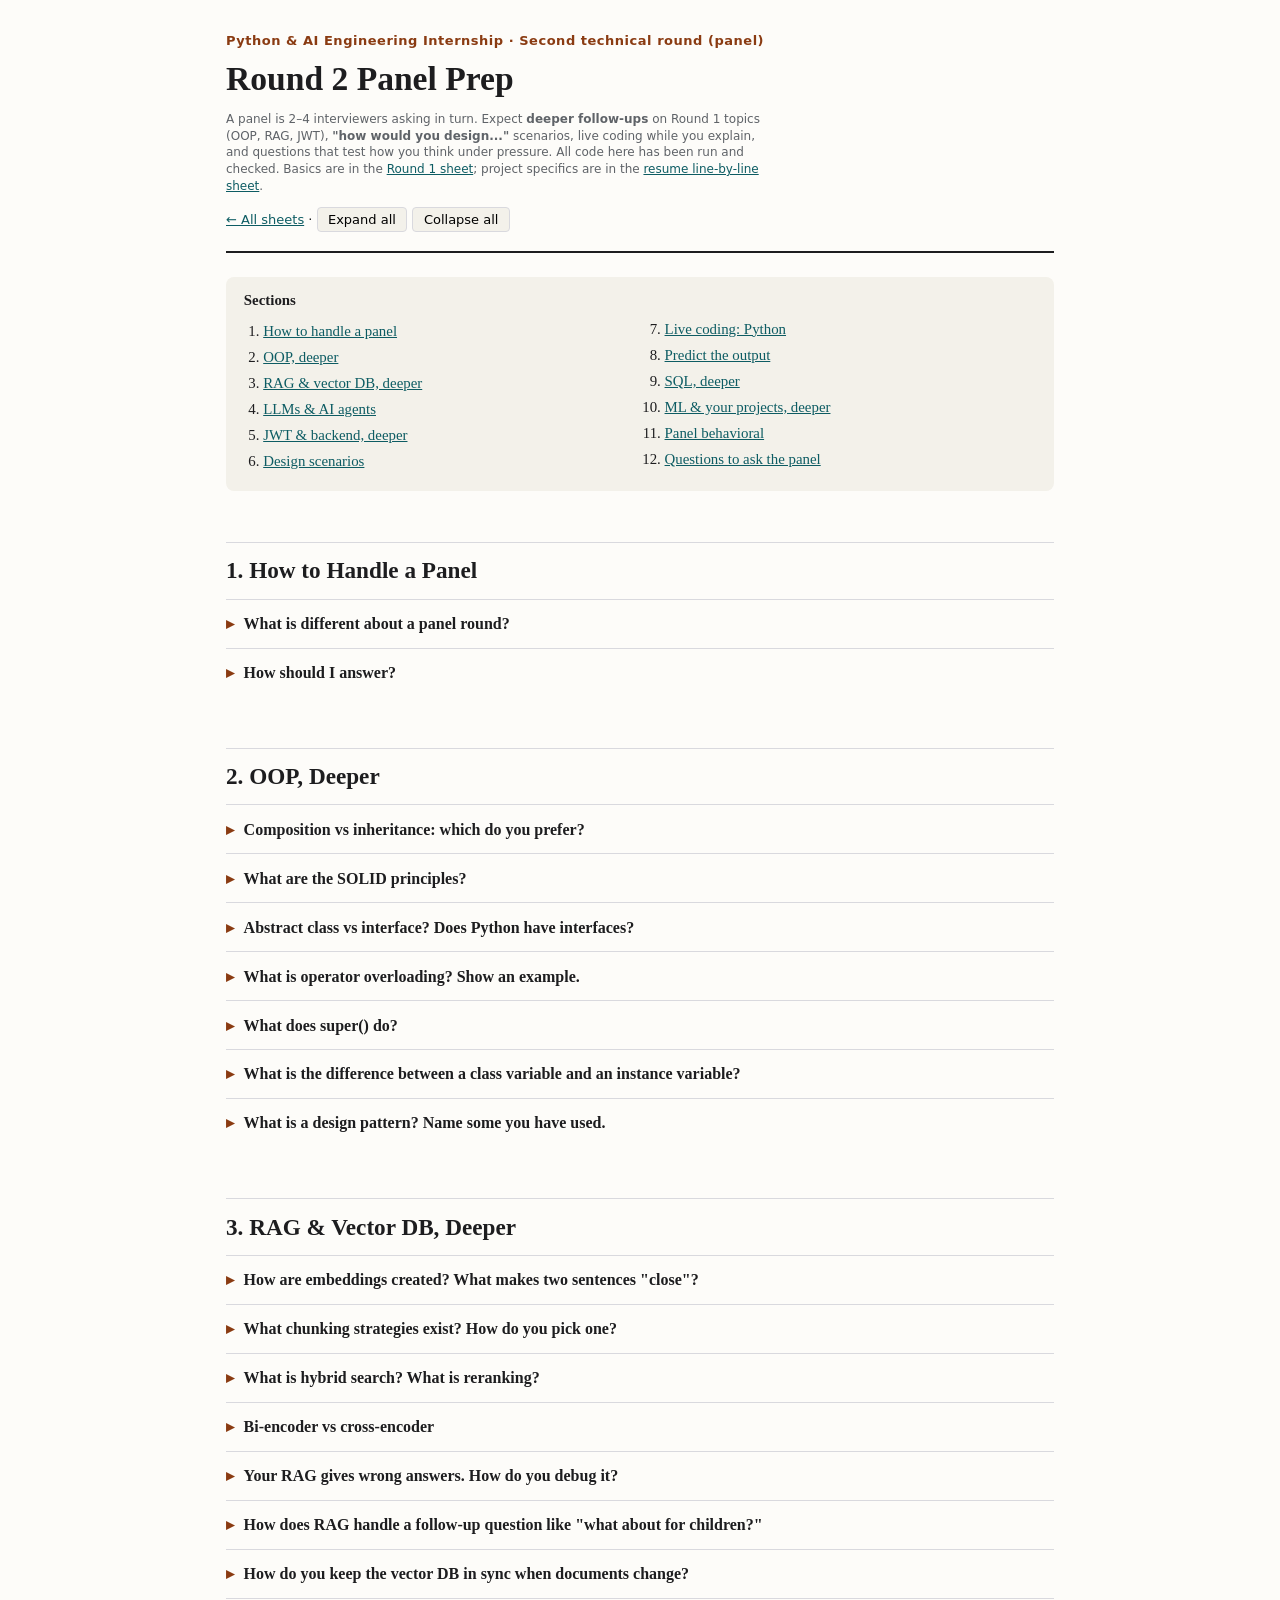
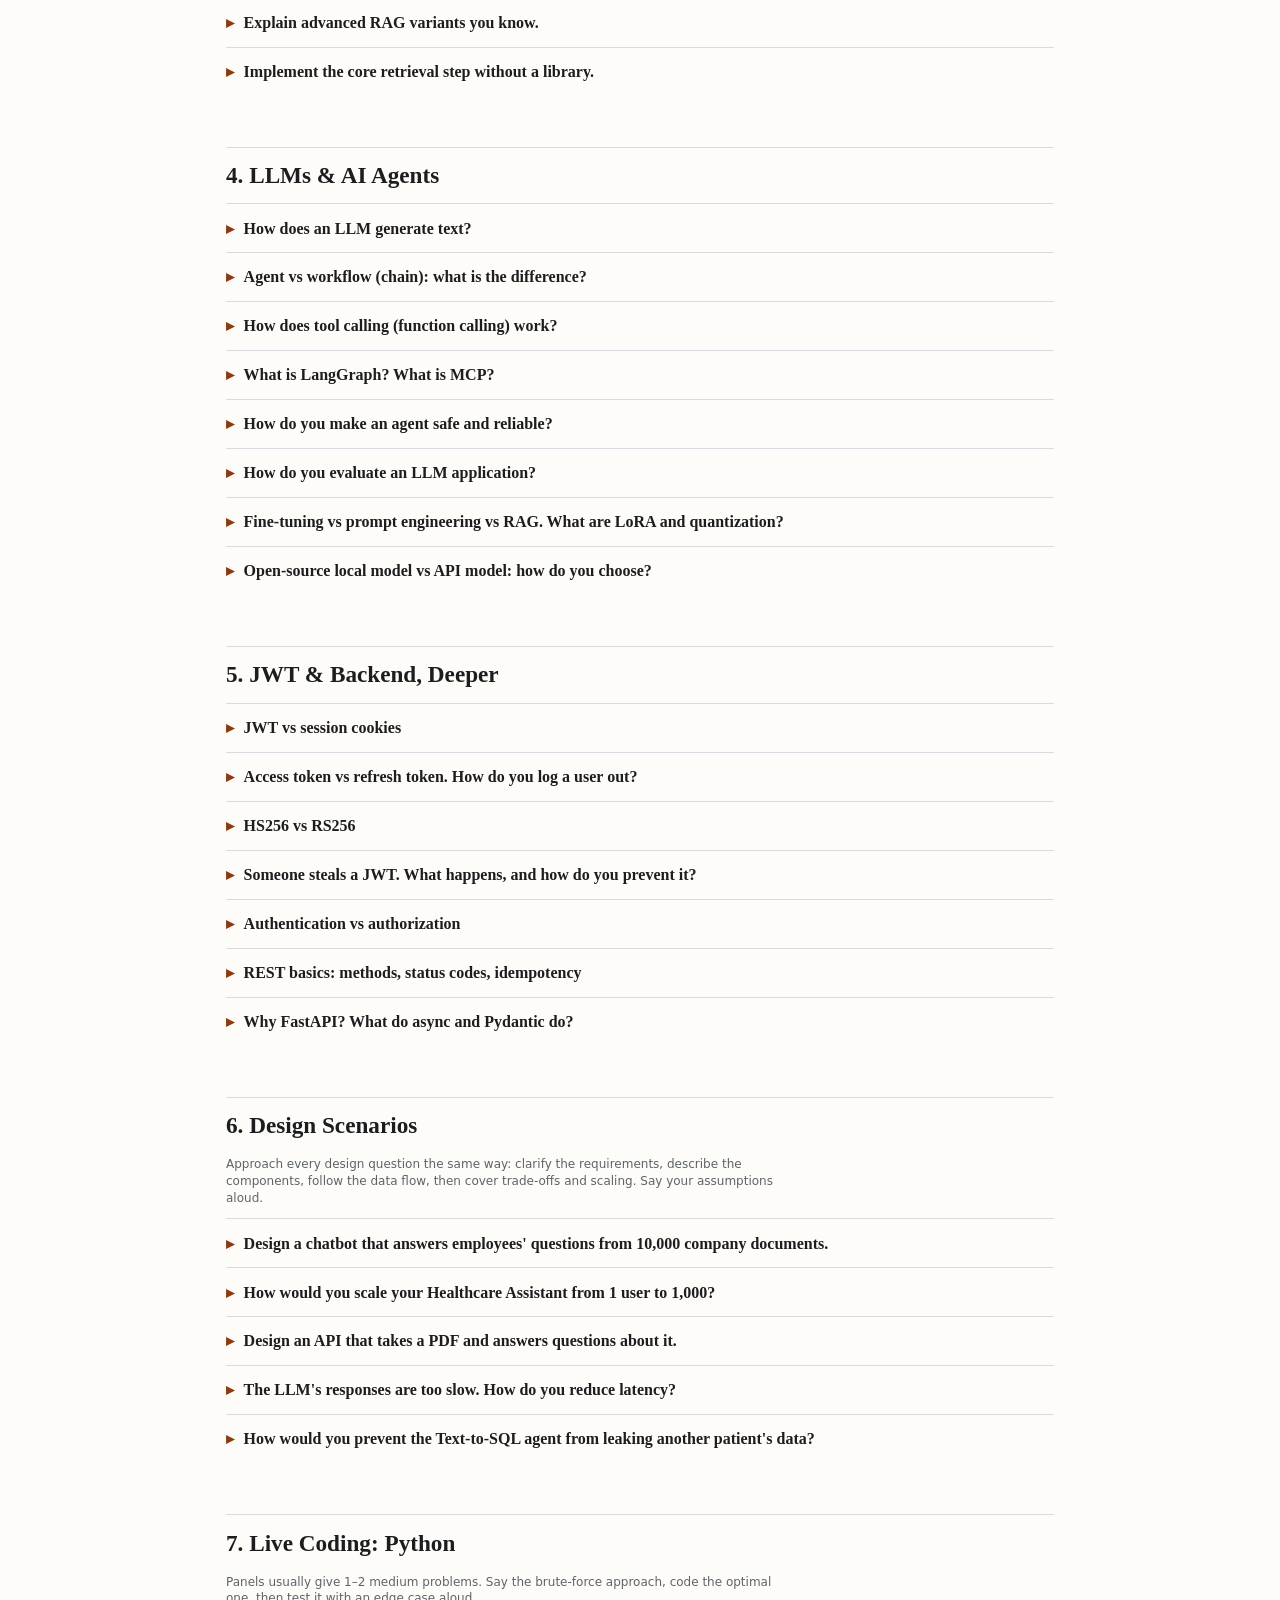
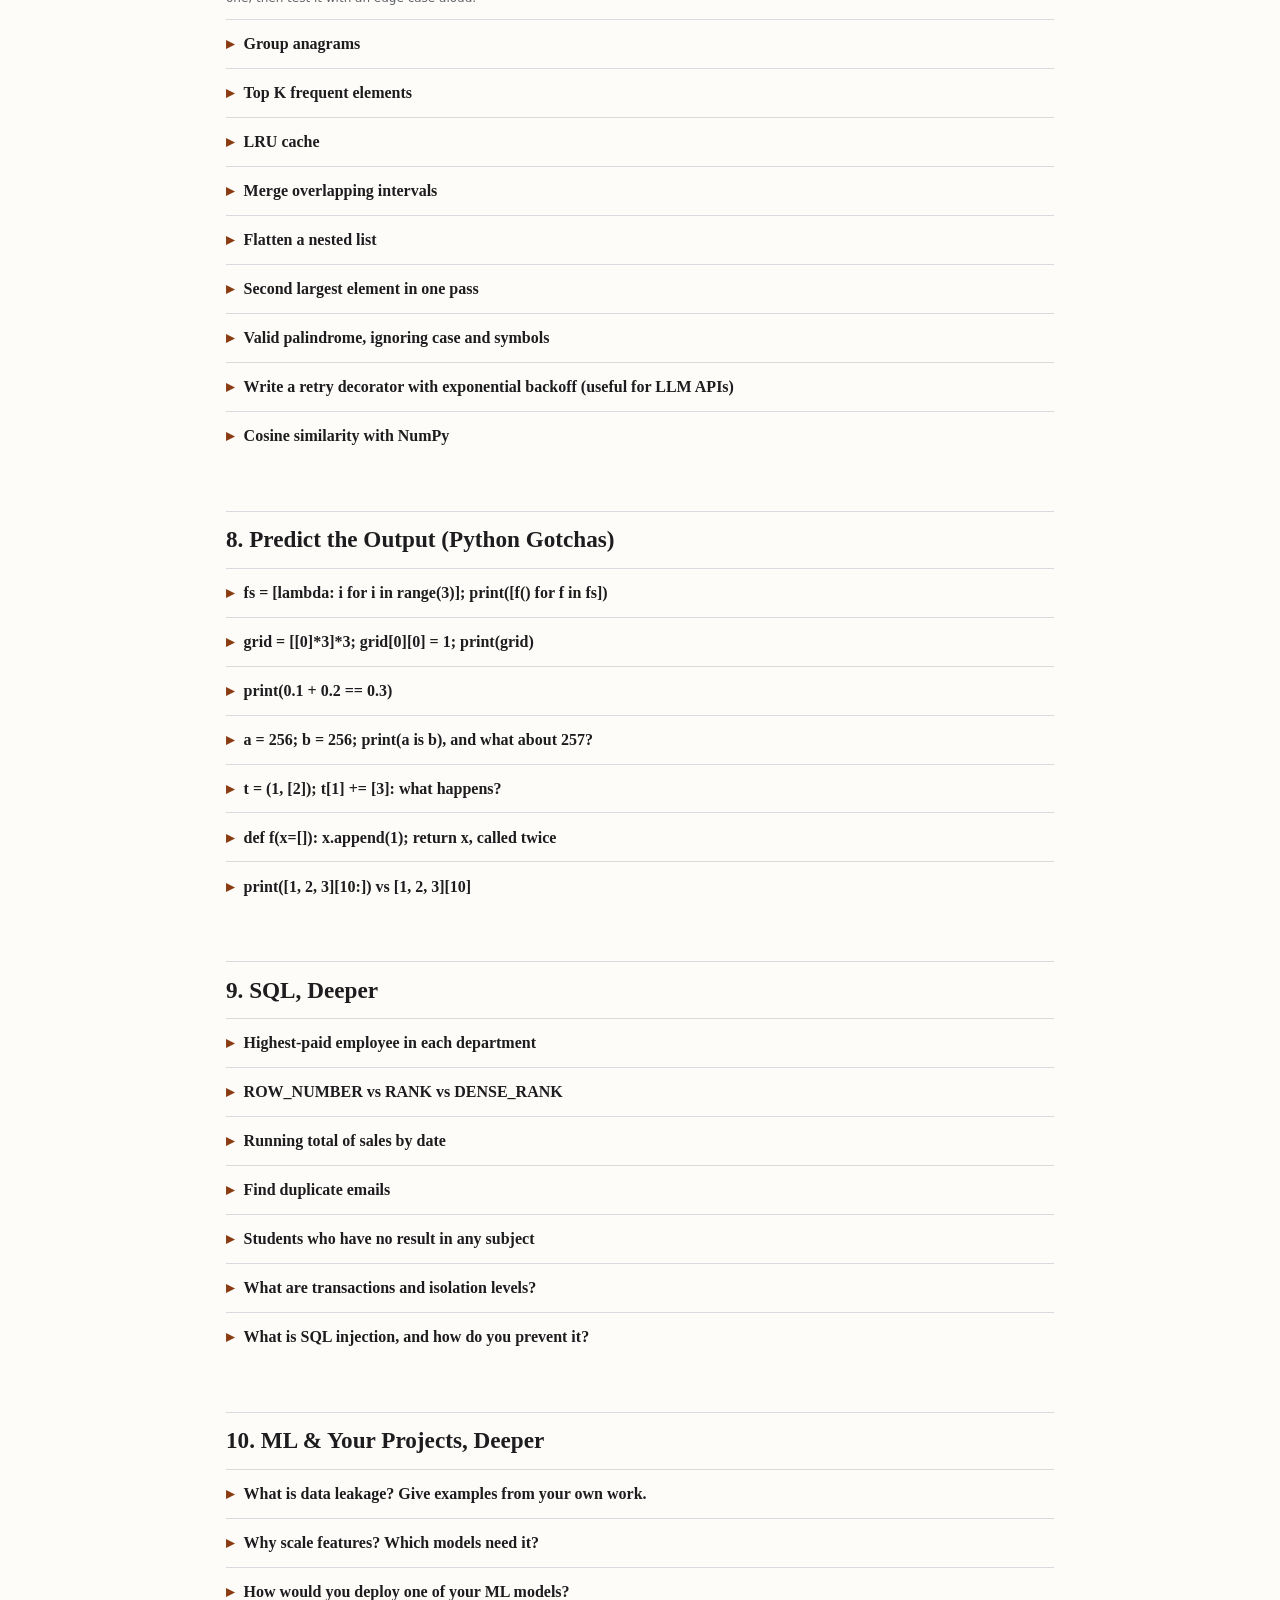
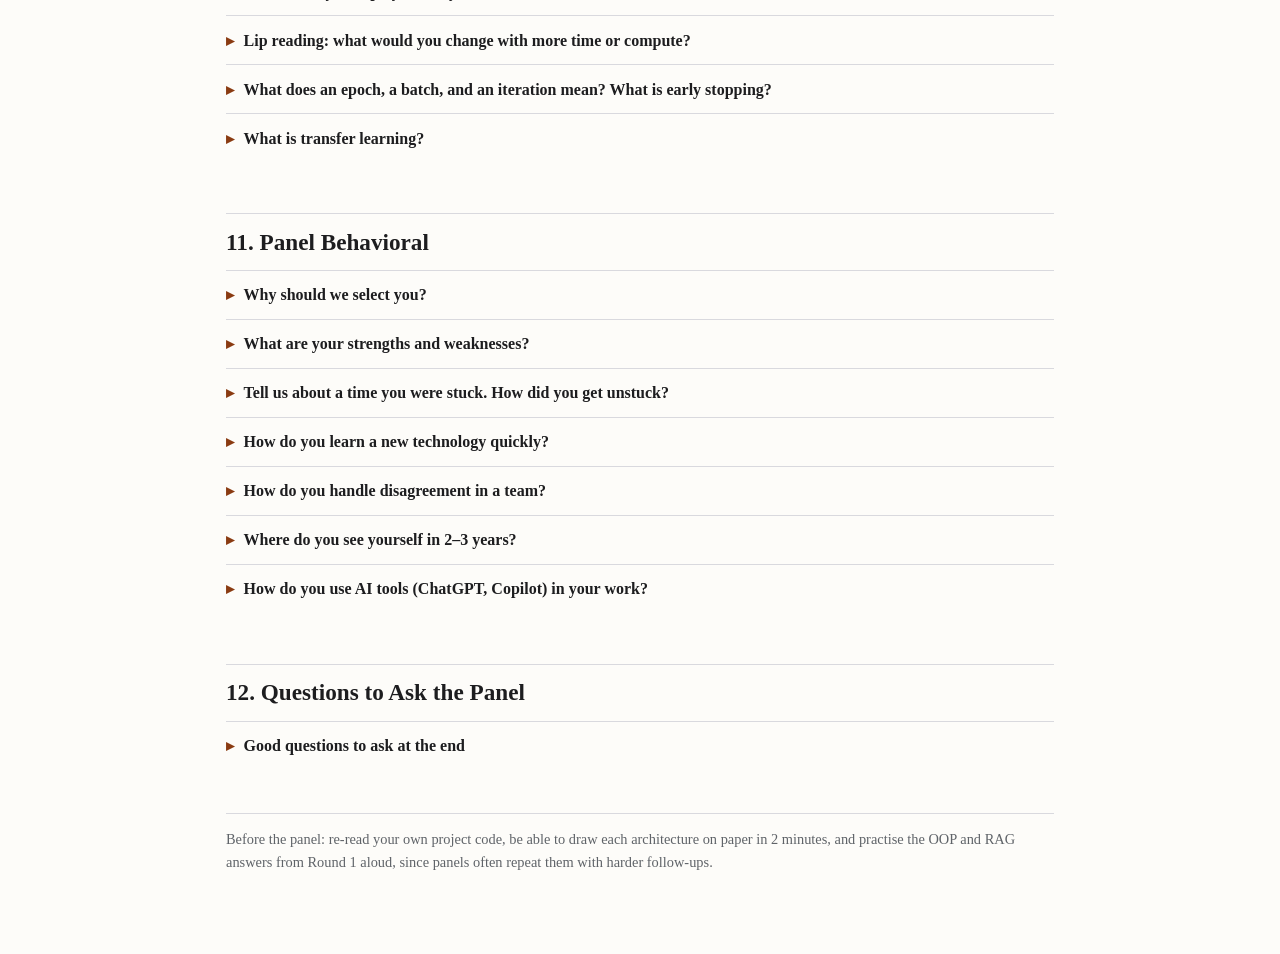
<file: round2.html>
<!doctype html>
<html lang="en">
<head>
<meta charset="utf-8">
<meta name="viewport" content="width=device-width,initial-scale=1">
<title>Round 2 Panel Prep</title>
<link rel="stylesheet" href="assets/notes.css">
<style>
details{border-top:1px solid var(--line);padding:.5em 0}
summary{cursor:pointer;font-weight:600;list-style:none;padding:.2em 0}
summary::-webkit-details-marker{display:none}
summary::before{content:"▸";color:var(--accent);display:inline-block;width:1.1em;transition:transform .15s}
details[open] summary::before{transform:rotate(90deg)}
details > :not(summary){margin-left:1.1em}
pre{background:var(--card);padding:.6em .9em;border-radius:6px;overflow-x:auto;font-size:.88rem}
pre code{font-family:Consolas,"Courier New",monospace}
.ctl{font:13px system-ui,sans-serif;margin:.6em 0}
.ctl button{font:inherit;padding:.3em .8em;margin-right:.4em;border:1px solid var(--line);background:var(--card);border-radius:4px;cursor:pointer}
@media print{details > *{display:block}}
</style>
</head>
<body>
<main>
<header class="unit">
  <div class="kicker">Python &amp; AI Engineering Internship · Second technical round (panel)</div>
  <h1>Round 2 Panel Prep</h1>
  <p class="src">A panel is 2–4 interviewers asking in turn. Expect <b>deeper follow-ups</b> on Round 1 topics (OOP, RAG, JWT), <b>"how would you design..."</b> scenarios, live coding while you explain, and questions that test how you think under pressure. All code here has been run and checked. Basics are in the <a href="round1.html">Round 1 sheet</a>; project specifics are in the <a href="resume.html">resume line-by-line sheet</a>.</p>
  <div class="ctl"><a href="index.html">← All sheets</a> · <button onclick="toggleAll(true)">Expand all</button><button onclick="toggleAll(false)">Collapse all</button></div>
</header>

<nav class="toc"><b>Sections</b>
<ol>
  <li><a href="#s1">How to handle a panel</a></li>
  <li><a href="#s2">OOP, deeper</a></li>
  <li><a href="#s3">RAG &amp; vector DB, deeper</a></li>
  <li><a href="#s4">LLMs &amp; AI agents</a></li>
  <li><a href="#s5">JWT &amp; backend, deeper</a></li>
  <li><a href="#s6">Design scenarios</a></li>
  <li><a href="#s7">Live coding: Python</a></li>
  <li><a href="#s8">Predict the output</a></li>
  <li><a href="#s9">SQL, deeper</a></li>
  <li><a href="#s10">ML &amp; your projects, deeper</a></li>
  <li><a href="#s11">Panel behavioral</a></li>
  <li><a href="#s12">Questions to ask the panel</a></li>
</ol></nav>

<!-- ============================================ -->
<h2 id="s1">1. How to Handle a Panel</h2>

<details><summary>What is different about a panel round?</summary>
<ul>
<li>Several interviewers, each with their own focus: one on coding and DSA, one on AI/ML, one senior person checking fit and communication.</li>
<li>Questions build on each other ("you said X, so what about Y?"). Your Round 1 answers may come back up.</li>
<li>They test <b>depth and honesty</b>: how far your understanding goes before it runs out, and what you do when it does.</li>
</ul>
</details>

<details><summary>How should I answer?</summary>
<ul>
<li><b>Make eye contact with the whole panel</b>, not only the person who asked.</li>
<li><b>Think aloud.</b> In coding and design questions the reasoning matters more than the final answer. Start with a brute-force solution, then optimize.</li>
<li><b>Clarify first</b>: "Can the input be empty? Are duplicates allowed? How large is the data?"</li>
<li><b>Structure answers</b>: definition, then how it works, then an example from your own project, then the trade-offs.</li>
<li><b>When you don't know</b>: "I haven't worked with that directly. My understanding is X, and I would verify it by doing Y." Never bluff, because panels probe a bluff right away.</li>
<li><b>Accept hints gracefully.</b> Taking a hint and running with it scores well.</li>
</ul>
</details>

<!-- ============================================ -->
<h2 id="s2">2. OOP, Deeper</h2>

<details><summary>Composition vs inheritance: which do you prefer?</summary>
<p><b>Inheritance</b> is an "is-a" relationship (<code>Savings</code> is an <code>Account</code>). <b>Composition</b> is a "has-a" relationship (a <code>Car</code> has an <code>Engine</code>). Prefer composition in most cases: it is flexible, components can be swapped at runtime, and it avoids deep and fragile class hierarchies.</p>
<pre><code>class Engine:
    def start(self): return "vroom"

class Car:
    def __init__(self, engine):
        self.engine = engine          # has-a: inject any engine
    def start(self): return self.engine.start()</code></pre>
<p>In your Healthcare Assistant, the orchestrator <i>has</i> a SQL agent and a RAG agent (composition). It doesn't inherit from them.</p>
</details>

<details><summary>What are the SOLID principles?</summary>
<ul>
<li><b>S</b>ingle Responsibility: a class has one reason to change.</li>
<li><b>O</b>pen/Closed: open for extension, closed for modification. Add a new subclass rather than editing an if-chain.</li>
<li><b>L</b>iskov Substitution: a subclass must work anywhere its parent is expected.</li>
<li><b>I</b>nterface Segregation: prefer many small interfaces to one fat interface.</li>
<li><b>D</b>ependency Inversion: depend on abstractions, not concrete classes. Inject dependencies (FastAPI <code>Depends</code> is this idea in practice).</li>
</ul>
</details>

<details><summary>Abstract class vs interface? Does Python have interfaces?</summary>
<p>In Java, an abstract class can hold state and concrete methods, and a class extends only one. An interface is a pure contract, and a class can implement many. Python has no <code>interface</code> keyword. An <code>ABC</code> with only abstract methods acts as an interface, multiple inheritance is allowed, and <code>typing.Protocol</code> gives structural ("duck") typing.</p>
</details>

<details><summary>What is operator overloading? Show an example.</summary>
<pre><code>class Vector:
    def __init__(self, x, y): self.x, self.y = x, y
    def __add__(self, o): return Vector(self.x + o.x, self.y + o.y)
    def __eq__(self, o): return (self.x, self.y) == (o.x, o.y)
    def __repr__(self): return f"Vector({self.x}, {self.y})"

Vector(1, 2) + Vector(3, 4)   # Vector(4, 6)</code></pre>
<p>Dunder methods let your objects work with built-in operators and functions: <code>__len__</code>, <code>__getitem__</code>, <code>__iter__</code>, <code>__lt__</code> (for sorting).</p>
</details>

<details><summary>What does <code>super()</code> do?</summary>
<p>It calls the next class in the <b>MRO</b>, not simply "the parent". In multiple inheritance this makes cooperative <code>__init__</code> chains work, with each class initialized exactly once.</p>
<pre><code>class Savings(Account):
    def __init__(self, owner, balance, rate):
        super().__init__(owner, balance)   # reuse parent init
        self.rate = rate</code></pre>
</details>

<details><summary>What is the difference between a class variable and an instance variable?</summary>
<p>A class variable is shared by all instances (<code>Account.bank_name</code>). An instance variable is per object (<code>self.owner</code>). A trap: a mutable class variable such as <code>items = []</code> is shared, so every instance appends to the same list.</p>
</details>

<details><summary>What is a design pattern? Name some you have used.</summary>
<ul>
<li><b>Singleton</b>: one instance, such as a DB connection or a loaded model. In Python a module-level object is enough.</li>
<li><b>Factory</b>: create objects without specifying the exact class.</li>
<li><b>Strategy</b>: interchangeable algorithms behind one interface, like your router choosing the SQL agent or the RAG agent.</li>
<li><b>Decorator</b>: wrap behaviour (Python <code>@</code> decorators).</li>
<li><b>Dependency Injection</b>: FastAPI <code>Depends</code>.</li>
</ul>
</details>

<!-- ============================================ -->
<h2 id="s3">3. RAG &amp; Vector DB, Deeper</h2>

<details><summary>How are embeddings created? What makes two sentences "close"?</summary>
<p>A transformer encoder (such as all-MiniLM-L6-v2) reads the text, and its token outputs are <b>mean-pooled</b> into one fixed vector (384 dimensions here). The model is trained with <b>contrastive learning</b>: similar sentence pairs are pulled together and unrelated ones pushed apart. Meaning becomes geometry, so closeness is measured with cosine similarity.</p>
</details>

<details><summary>What chunking strategies exist? How do you pick one?</summary>
<ul>
<li><b>Fixed-size with overlap</b>: simple and the default choice.</li>
<li><b>Recursive</b>: split on paragraphs, then sentences, then words, keeping natural boundaries (LangChain's default).</li>
<li><b>Semantic</b>: split where the embedding similarity between sentences drops.</li>
<li><b>Structure-aware</b>: split by headings, sections, or table rows. Best for policy documents and markdown.</li>
</ul>
<p>Pick by testing: build a small set of questions and measure retrieval recall at different chunk sizes. Small chunks give precise matches but lose context. Large chunks keep context but add noise.</p>
</details>

<details><summary>What is hybrid search? What is reranking?</summary>
<p><b>Hybrid search</b> combines <b>keyword search</b> (BM25: exact terms, IDs, drug names) with <b>vector search</b> (meaning, synonyms), then merges the scores, for example with reciprocal rank fusion. Vectors alone miss exact matches like "ICD-10 code J45".</p>
<p><b>Reranking</b>: retrieve the top 20–50 candidates quickly, then reorder them with a <b>cross-encoder</b> that reads the query and the chunk together. It is slower but far more accurate, and the top 3–5 go to the LLM.</p>
</details>

<details><summary>Bi-encoder vs cross-encoder</summary>
<p>A <b>bi-encoder</b> embeds the query and documents <i>separately</i>, so document vectors can be precomputed and search is fast. It is used for retrieval. A <b>cross-encoder</b> processes the query and document <i>together</i> in one pass. It is more accurate but cannot precompute anything, so it is only practical for reranking a few candidates.</p>
</details>

<details><summary>Your RAG gives wrong answers. How do you debug it?</summary>
<p>First find out which half is failing: <b>retrieval or generation</b>.</p>
<ol>
<li>Log the retrieved chunks. Is the right chunk in the top-k?</li>
<li>If it isn't, the problem is <b>retrieval</b>. Try different chunk sizes, a better embedding model, hybrid search, reranking, query rewriting, or metadata filters. Check that the PDF parsed correctly, because tables and scanned pages often break.</li>
<li>If the right chunk is there but the answer is still wrong, the problem is <b>generation</b>. Tighten the prompt ("only from context, otherwise say you don't know"), lower the temperature, put the best chunk first, or use a stronger model.</li>
<li>Build an eval set so you can measure each fix, not guess.</li>
</ol>
</details>

<details><summary>How does RAG handle a follow-up question like "what about for children?"</summary>
<p>The follow-up has no meaning on its own. Use <b>query rewriting</b>: send the chat history and the new question to the LLM, ask for a standalone query ("What is the ICU visitor policy for children?"), then retrieve with that. Keep the last N turns or a running summary as memory.</p>
</details>

<details><summary>How do you keep the vector DB in sync when documents change?</summary>
<p>Store a document id and a content hash as metadata. When a file changes, delete its old chunks by id and re-embed only that file. A scheduled job or a file watcher triggers the re-indexing. Never re-embed the whole corpus for one edit.</p>
</details>

<details><summary>Explain advanced RAG variants you know.</summary>
<ul>
<li><b>Multi-query</b>: the LLM generates several phrasings of the question, and the results are merged.</li>
<li><b>HyDE</b>: the LLM writes a hypothetical answer, and that answer's embedding is used for search.</li>
<li><b>Parent-document</b>: small chunks are used for matching, and the larger parent section goes to the LLM.</li>
<li><b>Agentic RAG</b>: an agent decides whether to retrieve, which source to use, and whether to search again.</li>
<li><b>GraphRAG</b>: a knowledge graph of entities and relations supports multi-hop questions.</li>
</ul>
</details>

<details><summary>Implement the core retrieval step without a library.</summary>
<pre><code>import numpy as np

def chunk_text(text, size=500, overlap=50):
    step = size - overlap
    return [text[i:i + size] for i in range(0, len(text), step)]

def top_k_chunks(query_vec, chunk_vecs, k=3):
    q = query_vec / np.linalg.norm(query_vec)
    m = chunk_vecs / np.linalg.norm(chunk_vecs, axis=1, keepdims=True)
    scores = m @ q                       # cosine similarity for all chunks
    idx = np.argsort(scores)[::-1][:k]   # highest first
    return idx, scores[idx]</code></pre>
<p>Then build the prompt: <code>f"Answer only from the context.\nContext:\n{joined_chunks}\nQuestion: {q}"</code>. Showing that you can write this without LangChain impresses panels.</p>
</details>

<!-- ============================================ -->
<h2 id="s4">4. LLMs &amp; AI Agents</h2>

<details><summary>How does an LLM generate text?</summary>
<p>It works <b>autoregressively</b>:</p>
<ol>
<li>Tokenize the prompt.</li>
<li>Pass the tokens through the transformer layers (self-attention plus feed-forward).</li>
<li>Produce a probability distribution over the vocabulary for the next token.</li>
<li>Sample one token (using temperature and top-p), append it, and repeat until a stop token.</li>
</ol>
<p>The <b>KV cache</b> stores past attention keys and values so each step doesn't recompute the whole sequence.</p>
</details>

<details><summary>Agent vs workflow (chain): what is the difference?</summary>
<p>In a <b>workflow</b> the code fixes the order of steps (retrieve, then generate). It is predictable, cheap, and easy to test. In an <b>agent</b>, the LLM decides the next step and which tool to call, looping until it is done. It is flexible but less predictable, costlier, and harder to debug. Rule of thumb: use the simplest thing that works, and reach for an agent only when the steps can't be known in advance. Your healthcare app is closer to a <b>router workflow</b>, so say that honestly.</p>
</details>

<details><summary>How does tool calling (function calling) work?</summary>
<ol>
<li>You describe each tool to the model with a name, a description, and a JSON schema of its parameters.</li>
<li>The model returns a structured call such as <code>{"name": "run_sql", "args": {"query": "..."}}</code>; it does not run anything itself.</li>
<li><b>Your code</b> validates and executes the tool, then sends the result back.</li>
<li>The model continues, either answering or calling another tool.</li>
</ol>
<pre><code>tools = {"run_sql": run_sql, "search_docs": search_docs}
while True:
    reply = llm(messages, tool_specs)
    if not reply.tool_call:
        return reply.text
    result = tools[reply.tool_call.name](**reply.tool_call.args)
    messages.append({"role": "tool", "content": str(result)})</code></pre>
</details>

<details><summary>What is LangGraph? What is MCP?</summary>
<p><b>LangGraph</b> builds agents as a <b>state graph</b>: nodes are steps, edges are transitions (including loops and conditions), and a shared state persists between them. It gives more control than a LangChain agent and supports human-in-the-loop. <b>MCP (Model Context Protocol)</b> is an open standard for connecting LLM apps to tools and data sources. A tool written once as an MCP server works with any MCP client, like USB for AI tools.</p>
</details>

<details><summary>How do you make an agent safe and reliable?</summary>
<ul>
<li>Least privilege: read-only tools, an allowlist of tools, sandboxed execution.</li>
<li>Validate tool arguments with a schema (Pydantic).</li>
<li>Cap the number of steps and tokens to prevent infinite loops and runaway cost.</li>
<li>Require human approval for irreversible actions (sending email, writing to the DB).</li>
<li>Log every step (tracing with LangSmith or similar) and keep an eval set.</li>
<li>Defend against prompt injection from tool outputs and documents.</li>
</ul>
</details>

<details><summary>How do you evaluate an LLM application?</summary>
<ul>
<li>A <b>golden dataset</b> of 50–200 realistic questions with expected answers or sources.</li>
<li>Metrics: retrieval recall, faithfulness, answer correctness, latency, and cost per query.</li>
<li>Automated <b>LLM-as-judge</b> scoring, plus human review of a sample.</li>
<li>Run the eval on every prompt or model change as a regression test.</li>
</ul>
</details>

<details><summary>Fine-tuning vs prompt engineering vs RAG. What are LoRA and quantization?</summary>
<p>Try them in order of cost: prompt engineering first, then RAG for knowledge, then fine-tuning for behaviour, format, or narrow tasks. <b>LoRA</b> freezes the base model and trains small low-rank adapter matrices, so it is cheap and needs little GPU. <b>Quantization</b> stores weights in 8- or 4-bit precision instead of 16 or 32. Ollama does this, which is why Llama 3.2 runs on your laptop, at a small quality cost.</p>
</details>

<details><summary>Open-source local model vs API model: how do you choose?</summary>
<p><b>Local</b> (Llama via Ollama): privacy, no per-token cost, works offline, full control. The costs are hardware, weaker quality, and running it yourself. <b>API</b> (GPT, Claude, Gemini): the best quality and no infrastructure. The costs are data leaving your network, per-token pricing, rate limits, and vendor dependency. For healthcare data you chose local for privacy, which is a good, defensible trade-off.</p>
</details>

<!-- ============================================ -->
<h2 id="s5">5. JWT &amp; Backend, Deeper</h2>

<details><summary>JWT vs session cookies</summary>
<table>
<tr><th></th><th>Session</th><th>JWT</th></tr>
<tr><td>State</td><td>Server stores sessions (DB or Redis)</td><td>Stateless; data lives in the token</td></tr>
<tr><td>Revocation</td><td>Easy: delete the session</td><td>Hard until expiry</td></tr>
<tr><td>Scaling</td><td>Needs a shared session store</td><td>Any server can verify</td></tr>
<tr><td>Best for</td><td>Classic server-rendered web apps</td><td>APIs, SPAs, mobile, microservices</td></tr>
</table>
</details>

<details><summary>Access token vs refresh token. How do you log a user out?</summary>
<p>The <b>access token</b> is short-lived (5–15 minutes) and sent on every request. The <b>refresh token</b> is long-lived (days), kept in an httpOnly cookie, and used only to get a new access token. To log out: delete the refresh token server-side or add it to a denylist. The access token expires soon after. Rotating the refresh token on each use limits the damage if it is stolen.</p>
</details>

<details><summary>HS256 vs RS256</summary>
<p><b>HS256</b> uses one shared secret both to sign and to verify, so every verifier holds a secret that could forge tokens. <b>RS256</b> signs with a private key and verifies with a public key. Other services can verify tokens without being able to forge them, which is better for microservices and third parties.</p>
</details>

<details><summary>Someone steals a JWT. What happens, and how do you prevent it?</summary>
<p>The thief can act as that user until the token expires. To prevent it:</p>
<ul><li>Use HTTPS only.</li><li>Keep access tokens short-lived.</li><li>Store tokens in httpOnly, Secure, SameSite cookies, which blocks XSS theft.</li><li>Rotate refresh tokens.</li><li>Optionally bind the token to a device or IP.</li><li>Never log tokens.</li></ul>
<p>Also validate <code>exp</code>, and always fix the expected algorithm (reject <code>alg: none</code>).</p>
</details>

<details><summary>Authentication vs authorization</summary>
<p><b>Authentication</b> answers "who are you?" (login, JWT verification), and its failure is <b>401</b>. <b>Authorization</b> answers "what are you allowed to do?" (role checks such as admin-only routes), and its failure is <b>403</b>.</p>
</details>

<details><summary>REST basics: methods, status codes, idempotency</summary>
<p>The methods are GET (read), POST (create), PUT (replace), PATCH (partial update), and DELETE. <b>Idempotent</b> means repeating the call gives the same result: GET, PUT, and DELETE are idempotent, POST is not. Status codes: 200 OK, 201 Created, 204 No Content, 400 Bad Request, 401, 403, 404, 422 (FastAPI validation error), 500.</p>
</details>

<details><summary>Why FastAPI? What do async and Pydantic do?</summary>
<p>FastAPI gives automatic validation through <b>Pydantic</b> models (type hints become request parsing plus 422 errors), auto-generated Swagger docs at <code>/docs</code>, dependency injection, and <b>async</b> support. Async lets one worker handle many concurrent I/O-bound requests, such as LLM API calls or DB queries, because it doesn't block while waiting.</p>
<pre><code>class Query(BaseModel):
    question: str
    top_k: int = 3

@app.post("/ask")
async def ask(q: Query, user=Depends(get_current_user)):
    chunks = retrieve(q.question, q.top_k)
    return {"answer": await generate(q.question, chunks)}</code></pre>
</details>

<!-- ============================================ -->
<h2 id="s6">6. Design Scenarios</h2>
<p class="src">Approach every design question the same way: clarify the requirements, describe the components, follow the data flow, then cover trade-offs and scaling. Say your assumptions aloud.</p>

<details><summary>Design a chatbot that answers employees' questions from 10,000 company documents.</summary>
<p><b>Clarify</b>: How many users? Do the documents change? Are there access restrictions (HR vs everyone)? Are citations needed? Which languages?</p>
<p><b>Ingestion pipeline</b> (offline):</p>
<ol><li>Load documents (PDF, DOCX, Confluence) and parse them.</li><li>Chunk them with structure awareness.</li><li>Embed the chunks.</li><li>Store them in a vector DB with metadata (source, department, access group, updated date).</li><li>A scheduled job re-indexes changed documents by hash.</li></ol>
<p><b>Query path</b> (online):</p>
<ol><li>The user logs in (JWT).</li><li>Rewrite the query using chat history.</li><li>Run hybrid search <b>filtered by the user's access groups</b>.</li><li>Rerank the results.</li><li>The LLM answers with citations.</li><li>Stream the response.</li></ol>
<p><b>Extras</b>: cache frequent questions, log queries plus feedback (thumbs up/down), run an eval set, and set rate limits.</p>
<p><b>Trade-offs</b>: local vs API LLM (privacy vs quality), chunk size, latency vs reranking cost.</p>
</details>

<details><summary>How would you scale your Healthcare Assistant from 1 user to 1,000?</summary>
<ul>
<li>Replace Streamlit with a <b>FastAPI backend</b> and a separate frontend, and use async endpoints.</li>
<li>Serve the LLM with a GPU inference server such as vLLM or TGI, which batches requests. Ollama on a laptop can't keep up.</li>
<li>Move ChromaDB to a client-server deployment, or use pgvector or Qdrant.</li>
<li>Move SQLite to <b>PostgreSQL</b>, which handles concurrent writes.</li>
<li>Add a cache (Redis) for repeat questions, and a queue for long jobs such as PDF ingestion.</li>
<li>Containerize with Docker and scale horizontally behind a load balancer.</li>
<li>Add auth, audit logs (healthcare compliance), and monitoring of latency and errors.</li>
</ul>
</details>

<details><summary>Design an API that takes a PDF and answers questions about it.</summary>
<ul>
<li><code>POST /documents</code>: upload. Validate the type and size, store the file, and enqueue an ingestion job. Return a <code>doc_id</code> with status "processing".</li>
<li>A background worker parses, chunks, and embeds the file, storing the chunks under that <code>doc_id</code>.</li>
<li><code>GET /documents/{id}</code>: the processing status.</li>
<li><code>POST /documents/{id}/ask</code>: retrieve, filtering by <code>doc_id</code>, then generate. Return the answer plus page citations.</li>
<li>Handle edge cases: scanned PDFs need OCR, very large files, unsupported languages, and duplicate uploads (deduplicate by hash).</li>
</ul>
</details>

<details><summary>The LLM's responses are too slow. How do you reduce latency?</summary>
<ul><li><b>Stream</b> tokens so the user sees output immediately.</li><li>Use a smaller or quantized model where quality allows.</li><li>Send fewer input tokens: retrieve better and trim the context.</li><li>Cache answers and embeddings.</li><li>Run retrieval steps in parallel (asyncio).</li><li>Use prompt caching for a fixed system prompt.</li><li>Batch requests on GPU serving.</li></ul>
</details>

<details><summary>How would you prevent the Text-to-SQL agent from leaking another patient's data?</summary>
<ul>
<li>Use a read-only DB user with access only to permitted tables or views.</li>
<li>Enforce <b>row-level security</b> in the database, or inject a mandatory <code>WHERE patient_id = :current_user</code> into the query. Never rely on the LLM to filter.</li>
<li>Validate the generated SQL by parsing it: SELECT only, no multiple statements.</li>
<li>Log every query for auditing.</li>
<li>Rule to state: security belongs in the system layer, never in the prompt.</li>
</ul>
</details>

<!-- ============================================ -->
<h2 id="s7">7. Live Coding: Python</h2>
<p class="src">Panels usually give 1–2 medium problems. Say the brute-force approach, code the optimal one, then test it with an edge case aloud.</p>

<details><summary>Group anagrams</summary>
<pre><code>from collections import defaultdict
def group_anagrams(words):
    groups = defaultdict(list)
    for w in words:
        groups["".join(sorted(w))].append(w)
    return list(groups.values())

group_anagrams(["eat","tea","tan","ate","nat","bat"])
# [['eat','tea','ate'], ['tan','nat'], ['bat']]</code></pre>
<p>O(n · k log k), where k is the word length. You can use a 26-count tuple as the key for O(n · k).</p>
</details>

<details><summary>Top K frequent elements</summary>
<pre><code>from collections import Counter
def top_k_frequent(nums, k):
    return [n for n, _ in Counter(nums).most_common(k)]</code></pre>
<p><code>most_common(k)</code> uses a heap internally: O(n log k). Know the manual version, <code>heapq.nlargest(k, count, key=count.get)</code>, or bucket sort for O(n).</p>
</details>

<details><summary>LRU cache</summary>
<pre><code>from collections import OrderedDict
class LRUCache:
    def __init__(self, capacity):
        self.cap = capacity
        self.data = OrderedDict()
    def get(self, key):
        if key not in self.data:
            return -1
        self.data.move_to_end(key)          # mark as recently used
        return self.data[key]
    def put(self, key, value):
        self.data[key] = value
        self.data.move_to_end(key)
        if len(self.data) > self.cap:
            self.data.popitem(last=False)   # evict least recently used</code></pre>
<p>Both operations are O(1). Without OrderedDict you would use a hashmap plus a doubly linked list. In practice, <code>functools.lru_cache</code> does this for functions.</p>
</details>

<details><summary>Merge overlapping intervals</summary>
<pre><code>def merge_intervals(intervals):
    out = []
    for s, e in sorted(intervals):
        if out and s <= out[-1][1]:
            out[-1][1] = max(out[-1][1], e)
        else:
            out.append([s, e])
    return out

merge_intervals([[1,3],[8,10],[2,6],[15,18]])   # [[1,6],[8,10],[15,18]]</code></pre>
<p>O(n log n), because of the sort.</p>
</details>

<details><summary>Flatten a nested list</summary>
<pre><code>def flatten(items):
    for x in items:
        if isinstance(x, list):
            yield from flatten(x)
        else:
            yield x

list(flatten([1, [2, [3, 4]], 5]))   # [1, 2, 3, 4, 5]</code></pre>
</details>

<details><summary>Second largest element in one pass</summary>
<pre><code>def second_largest(nums):
    first = second = float("-inf")
    for n in nums:
        if n > first:
            first, second = n, first
        elif first > n > second:
            second = n
    return second

second_largest([3, 5, 5, 2])   # 3 (duplicates handled)</code></pre>
</details>

<details><summary>Valid palindrome, ignoring case and symbols</summary>
<pre><code>def is_palindrome(s):
    s = [c.lower() for c in s if c.isalnum()]
    return s == s[::-1]

is_palindrome("A man, a plan, a canal: Panama")   # True</code></pre>
<p>Follow-up: do it in O(1) space with two pointers moving inward.</p>
</details>

<details><summary>Write a retry decorator with exponential backoff (useful for LLM APIs)</summary>
<pre><code>import functools, time
def retry(times=3, delay=1.0):
    def deco(fn):
        @functools.wraps(fn)
        def wrapper(*args, **kwargs):
            for attempt in range(1, times + 1):
                try:
                    return fn(*args, **kwargs)
                except Exception:
                    if attempt == times:
                        raise
                    time.sleep(delay * 2 ** (attempt - 1))   # 1s, 2s, 4s...
        return wrapper
    return deco

@retry(times=3)
def call_llm(prompt): ...</code></pre>
<p>Mention that in real code you catch only the errors worth retrying (timeouts, 429, 5xx), not every exception.</p>
</details>

<details><summary>Cosine similarity with NumPy</summary>
<pre><code>import numpy as np
def cosine(a, b):
    a, b = np.asarray(a, float), np.asarray(b, float)
    return a @ b / (np.linalg.norm(a) * np.linalg.norm(b))

cosine([1, 0], [1, 1])   # 0.7071</code></pre>
</details>

<!-- ============================================ -->
<h2 id="s8">8. Predict the Output (Python Gotchas)</h2>

<details><summary><code>fs = [lambda: i for i in range(3)]; print([f() for f in fs])</code></summary>
<p><b>Output: <code>[2, 2, 2]</code></b>. Closures bind late: each lambda looks up <code>i</code> when it is called, and by then the loop has finished at 2. Fix it with <code>lambda i=i: i</code>.</p>
</details>

<details><summary><code>grid = [[0]*3]*3; grid[0][0] = 1; print(grid)</code></summary>
<p><b>Output: <code>[[1, 0, 0], [1, 0, 0], [1, 0, 0]]</code></b>. The outer <code>*3</code> copies <b>references</b> to the same inner list. Fix it with <code>[[0]*3 for _ in range(3)]</code>.</p>
</details>

<details><summary><code>print(0.1 + 0.2 == 0.3)</code></summary>
<p><b>Output: <code>False</code></b>. Binary floating point can't represent 0.1 exactly. Use <code>math.isclose(0.1 + 0.2, 0.3)</code>, or <code>Decimal</code> for money.</p>
</details>

<details><summary><code>a = 256; b = 256; print(a is b)</code>, and what about 257?</summary>
<p>For 256 it prints <b><code>True</code></b>, because CPython caches the small integers −5 to 256. For 257 the result can be False, depending on context. Lesson: compare values with <code>==</code>, never with <code>is</code>.</p>
</details>

<details><summary><code>t = (1, [2]); t[1] += [3]</code>: what happens?</summary>
<p>It raises a <b>TypeError</b>, <i>but</i> <code>t</code> becomes <code>(1, [2, 3])</code>. The list is extended in place first, and then the tuple item assignment fails. This is a classic trick question.</p>
</details>

<details><summary><code>def f(x=[]): x.append(1); return x</code>, called twice</summary>
<p>It returns <b><code>[1]</code> then <code>[1, 1]</code></b>. The default list is created once, at definition time. Fix it with <code>x=None</code>.</p>
</details>

<details><summary><code>print([1, 2, 3][10:])</code> vs <code>[1, 2, 3][10]</code></summary>
<p>The slice gives <b><code>[]</code></b>, because slicing never raises. Indexing raises an <b>IndexError</b>.</p>
</details>

<!-- ============================================ -->
<h2 id="s9">9. SQL, Deeper</h2>

<details><summary>Highest-paid employee in each department</summary>
<pre><code>SELECT dept, name, salary FROM (
  SELECT dept, name, salary,
         RANK() OVER (PARTITION BY dept ORDER BY salary DESC) AS r
  FROM employee
) t WHERE r = 1;</code></pre>
</details>

<details><summary>ROW_NUMBER vs RANK vs DENSE_RANK</summary>
<p>For the salaries 100, 100, 90: ROW_NUMBER gives 1, 2, 3. RANK gives 1, 1, 3, leaving a gap. DENSE_RANK gives 1, 1, 2, with no gap.</p>
</details>

<details><summary>Running total of sales by date</summary>
<pre><code>SELECT sale_date, amount,
       SUM(amount) OVER (ORDER BY sale_date) AS running_total
FROM sales;</code></pre>
</details>

<details><summary>Find duplicate emails</summary>
<pre><code>SELECT email, COUNT(*) FROM users
GROUP BY email HAVING COUNT(*) > 1;</code></pre>
</details>

<details><summary>Students who have no result in any subject</summary>
<pre><code>SELECT s.name FROM student s
LEFT JOIN result r ON r.student_id = s.id
WHERE r.id IS NULL;</code></pre>
</details>

<details><summary>What are transactions and isolation levels?</summary>
<p>A transaction groups statements into one all-or-nothing unit (BEGIN, then COMMIT or ROLLBACK). The isolation levels, from weakest to strongest:</p>
<ul><li><b>Read Uncommitted</b>: allows dirty reads.</li><li><b>Read Committed</b>: prevents dirty reads but allows non-repeatable reads.</li><li><b>Repeatable Read</b>: allows phantom reads.</li><li><b>Serializable</b>: the safest and slowest.</li></ul>
</details>

<details><summary>What is SQL injection, and how do you prevent it?</summary>
<p>An attacker puts SQL into an input field: <code>' OR 1=1 --</code>. To prevent it, always use <b>parameterized queries</b> (<code>cursor.execute("SELECT * FROM u WHERE id = ?", (uid,))</code>) or an ORM. Never build SQL with f-strings. It matters doubly for LLM-generated SQL.</p>
</details>

<!-- ============================================ -->
<h2 id="s10">10. ML &amp; Your Projects, Deeper</h2>

<details><summary>What is data leakage? Give examples from your own work.</summary>
<p>Leakage is information the model wouldn't have at prediction time getting into training, so scores look great but the model fails in production. In your work:</p>
<ul><li>A random split on time-series data (Tesla) instead of a time-ordered split.</li><li>SMOTE or scaling applied before the split (Kaggle).</li><li>Tuning the threshold on the test set.</li></ul>
<p>The fix is to split first and fit every transform on the training data only (a <code>Pipeline</code>).</p>
</details>

<details><summary>Why scale features? Which models need it?</summary>
<p>Distance- and gradient-based models need it: KNN, K-Means, SVM, linear and logistic regression, and neural networks. Otherwise large-range features dominate. Tree models (XGBoost, Random Forest) don't need scaling, because splits are threshold-based. Use StandardScaler (z-score) or MinMaxScaler.</p>
</details>

<details><summary>How would you deploy one of your ML models?</summary>
<ol>
<li>Save the trained pipeline with <code>joblib</code>, or as SavedModel or ONNX for deep learning.</li>
<li>Load it once at FastAPI startup.</li>
<li>Expose <code>POST /predict</code> with a Pydantic input schema.</li>
<li>Package it with Docker and deploy.</li>
<li>Monitor latency, errors, and data drift, and retrain when the input distribution shifts.</li>
</ol>
</details>

<details><summary>Lip reading: what would you change with more time or compute?</summary>
<ul>
<li>Data augmentation (horizontal flip, frame dropout, brightness).</li>
<li>A pretrained visual frontend (ResNet-18 with 3D-conv), or a transformer or conformer instead of the BiLSTM.</li>
<li>Beam search with a language model for CTC decoding.</li>
<li>More speakers to improve generalization.</li>
</ul>
<p>Be specific about which error dominated: substitutions of similar-looking visemes such as p, b, and m.</p>
</details>

<details><summary>What does an epoch, a batch, and an iteration mean? What is early stopping?</summary>
<p>An <b>epoch</b> is one full pass over the training data. A <b>batch</b> is the subset used for one gradient update, and an <b>iteration</b> is one such update. <b>Early stopping</b> halts training when the validation loss stops improving for N epochs, and restores the best weights. It is a regularizer.</p>
</details>

<details><summary>What is transfer learning?</summary>
<p>Reuse a model pretrained on a large dataset (ImageNet, a large text corpus), then fine-tune its last layers on your small dataset. You get better accuracy with less data and compute. Sentence embeddings and LLMs are transfer learning too.</p>
</details>

<!-- ============================================ -->
<h2 id="s11">11. Panel Behavioral</h2>

<details><summary>Why should we select you?</summary>
<p>Link three things to the JD:</p>
<ol><li>Strong Python fundamentals plus DSA.</li><li>Hands-on GenAI work: you built a multi-agent RAG plus Text-to-SQL system, not just tutorials.</li><li>You learn fast: an 8-week CEI program covering classical ML through agentic AI.</li></ol>
<p>Close with "I can contribute from week one on Python and AI tasks."</p>
</details>

<details><summary>What are your strengths and weaknesses?</summary>
<p><b>Strength</b>: give one with proof, for example "I build things end to end, from data to model to UI, as in the Healthcare Assistant." <b>Weakness</b>: give a real one plus what you are doing about it, for example "I haven't worked on production-scale systems yet, so I'm learning Docker and deployment and plan to deploy my RAG app." Avoid "I'm a perfectionist."</p>
</details>

<details><summary>Tell us about a time you were stuck. How did you get unstuck?</summary>
<p>Use STAR: the Situation (CTC loss gave NaN, or the LLM returned invalid SQL), the Task, the Action (isolated the issue, read the docs and issues, tested hypotheses one at a time), and the Result. End with what you learned.</p>
</details>

<details><summary>How do you learn a new technology quickly?</summary>
<p>Read the official docs and quickstart, build a tiny working project right away, then go deeper where it breaks. Example: you learned LangChain and ChromaDB by building the Healthcare Assistant.</p>
</details>

<details><summary>How do you handle disagreement in a team?</summary>
<p>Listen first and focus on data rather than opinions. Prototype or test both options when that is cheap, then commit to the team decision. Use an example from leading Himachalites.</p>
</details>

<details><summary>Where do you see yourself in 2–3 years?</summary>
<p>As an AI engineer building production LLM systems, with a deep understanding of RAG, agents, and evaluation, and growing within the company. Show long-term interest, since they want PPO candidates.</p>
</details>

<details><summary>How do you use AI tools (ChatGPT, Copilot) in your work?</summary>
<p>Be honest: you use them for boilerplate, debugging ideas, and learning, but you read and understand every line before using it, and you verify with tests. A panel may ask you to explain your own code line by line, so make sure you can.</p>
</details>

<!-- ============================================ -->
<h2 id="s12">12. Questions to Ask the Panel</h2>

<details><summary>Good questions to ask at the end</summary>
<ul>
<li>What kind of Python or AI projects would an intern work on in the first month?</li>
<li>Which LLM stack does the team use: open-source models or APIs? LangChain, LangGraph, or custom code?</li>
<li>How do you evaluate the quality of your AI features in production?</li>
<li>What does success look like for an intern at the end of 3 months?</li>
<li>What is the path from intern to full-time here?</li>
</ul>
<p>Avoid asking about stipend or leave in a technical round. Save those for HR.</p>
</details>

<footer>Before the panel: re-read your own project code, be able to draw each architecture on paper in 2 minutes, and practise the OOP and RAG answers from Round 1 aloud, since panels often repeat them with harder follow-ups.</footer>
</main>
<script>
function toggleAll(open){document.querySelectorAll("details").forEach(d=>d.open=open)}
window.addEventListener("beforeprint",()=>toggleAll(true));
</script>
</body>
</html>
</file>
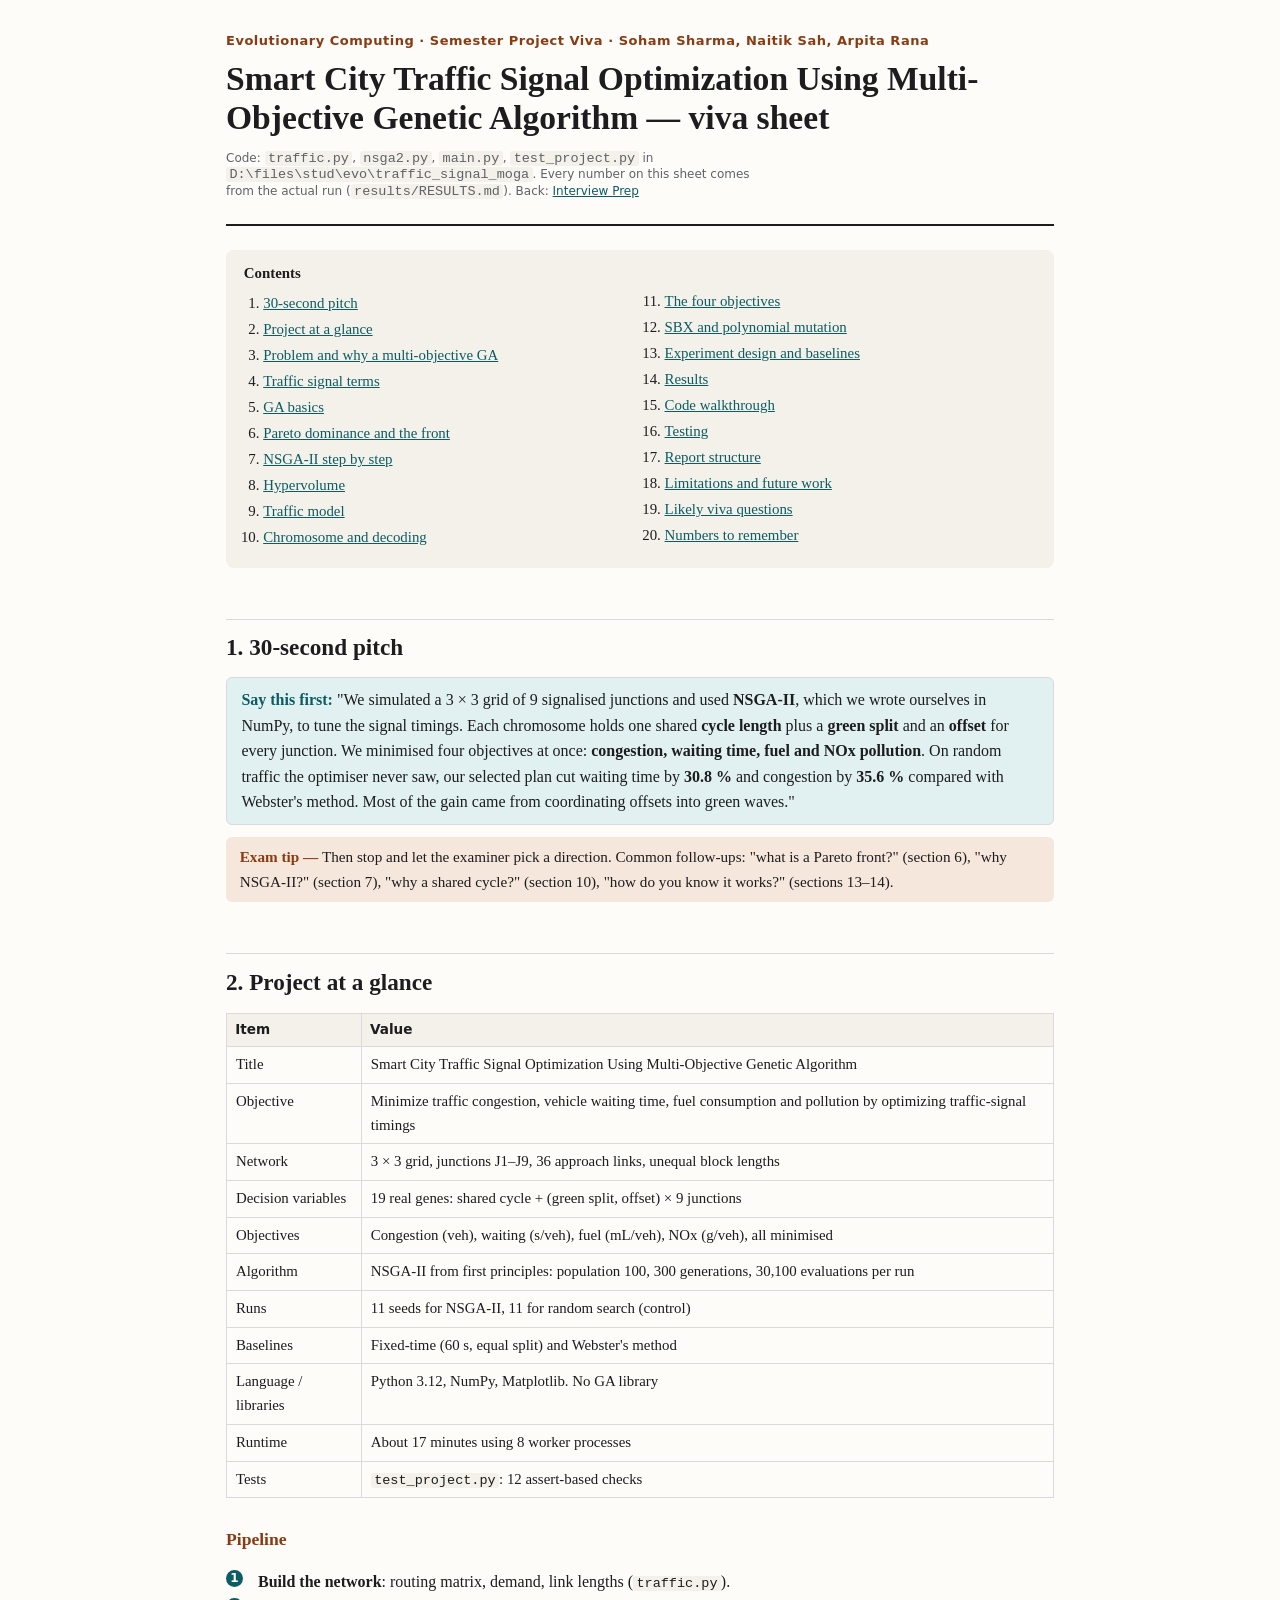
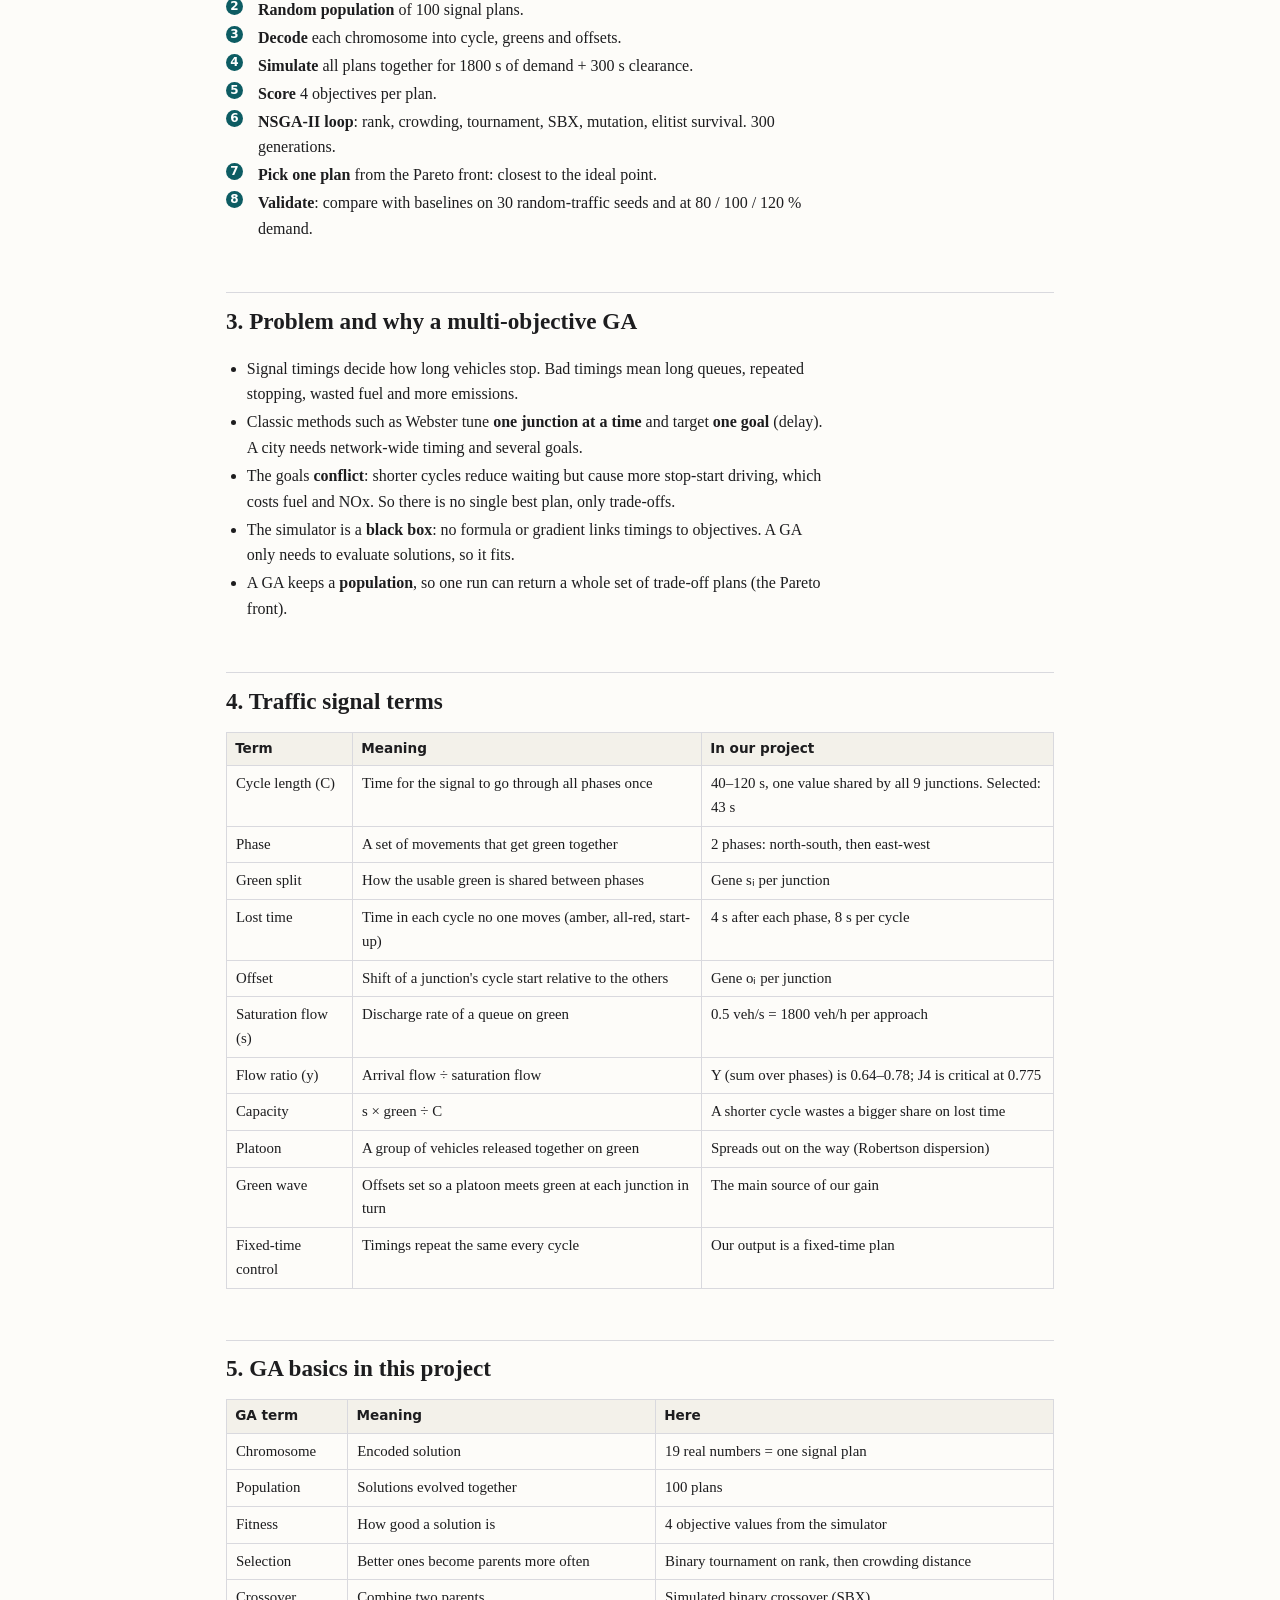
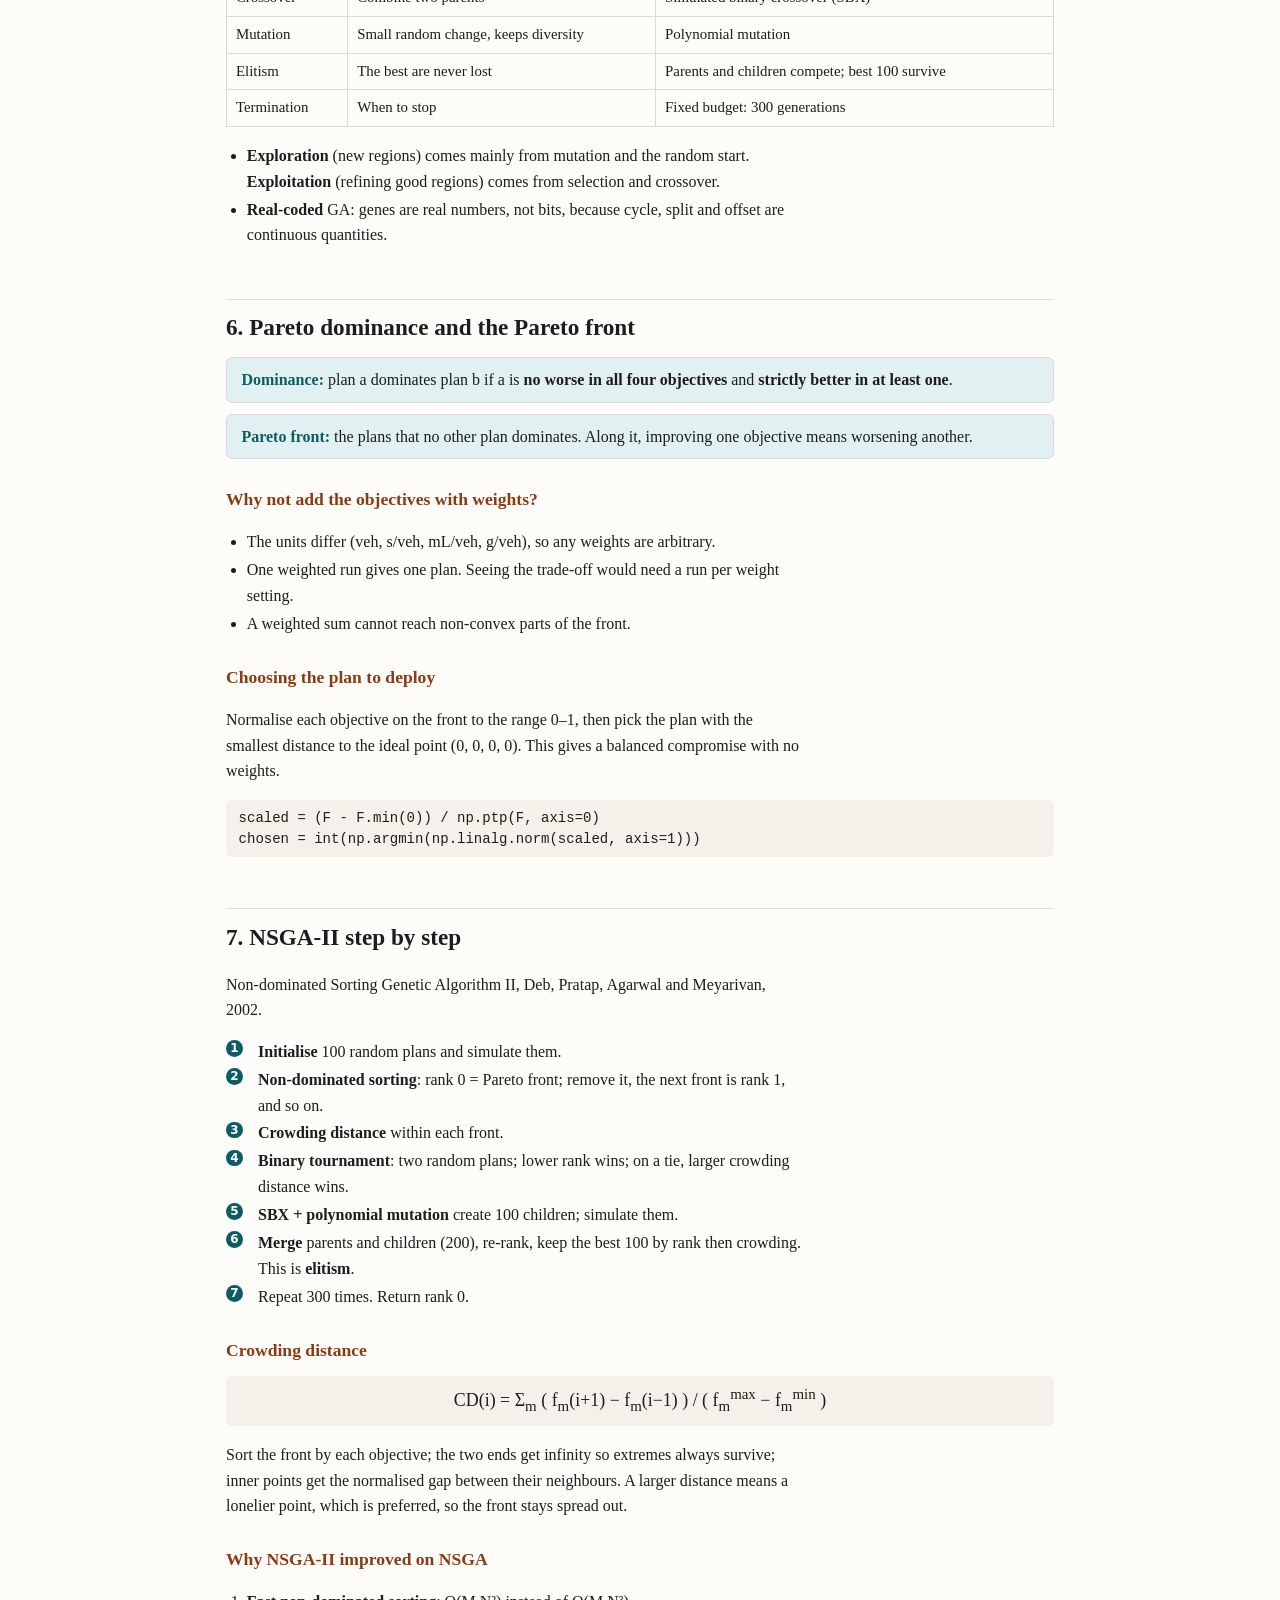
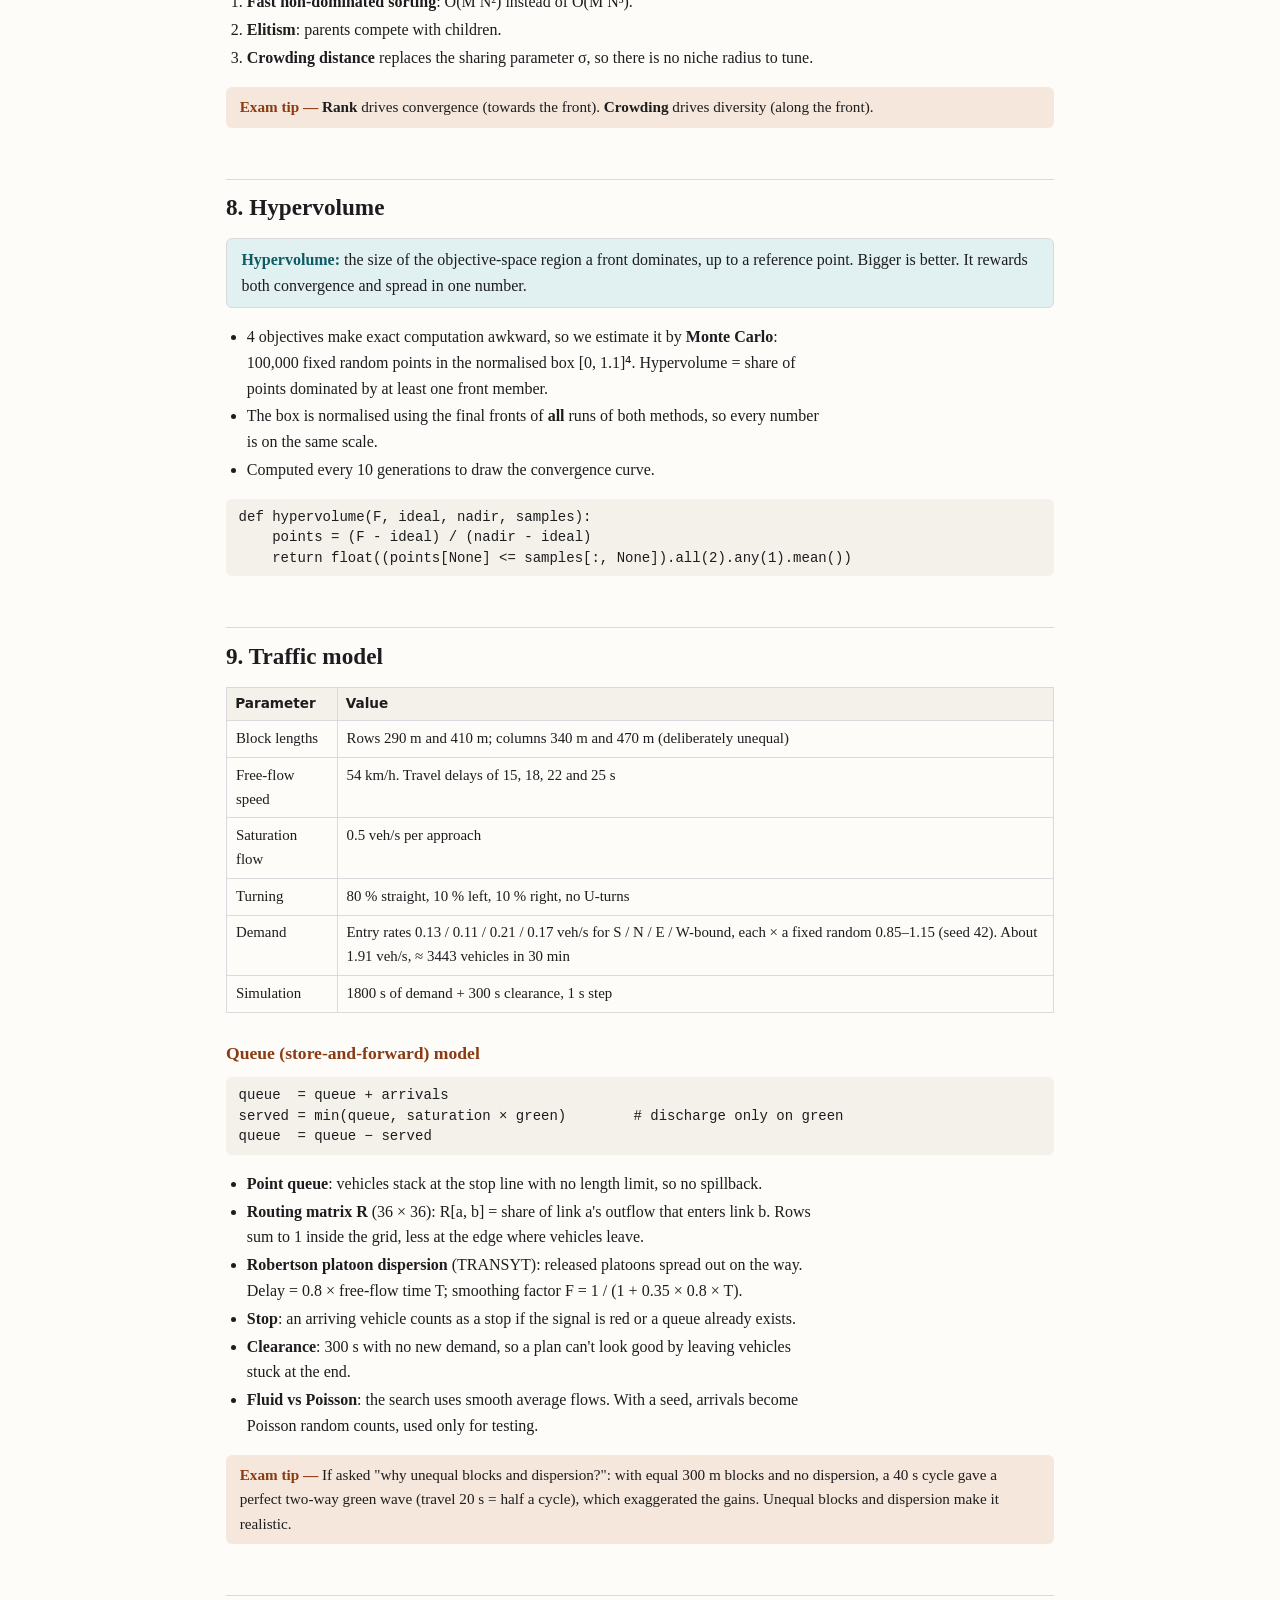
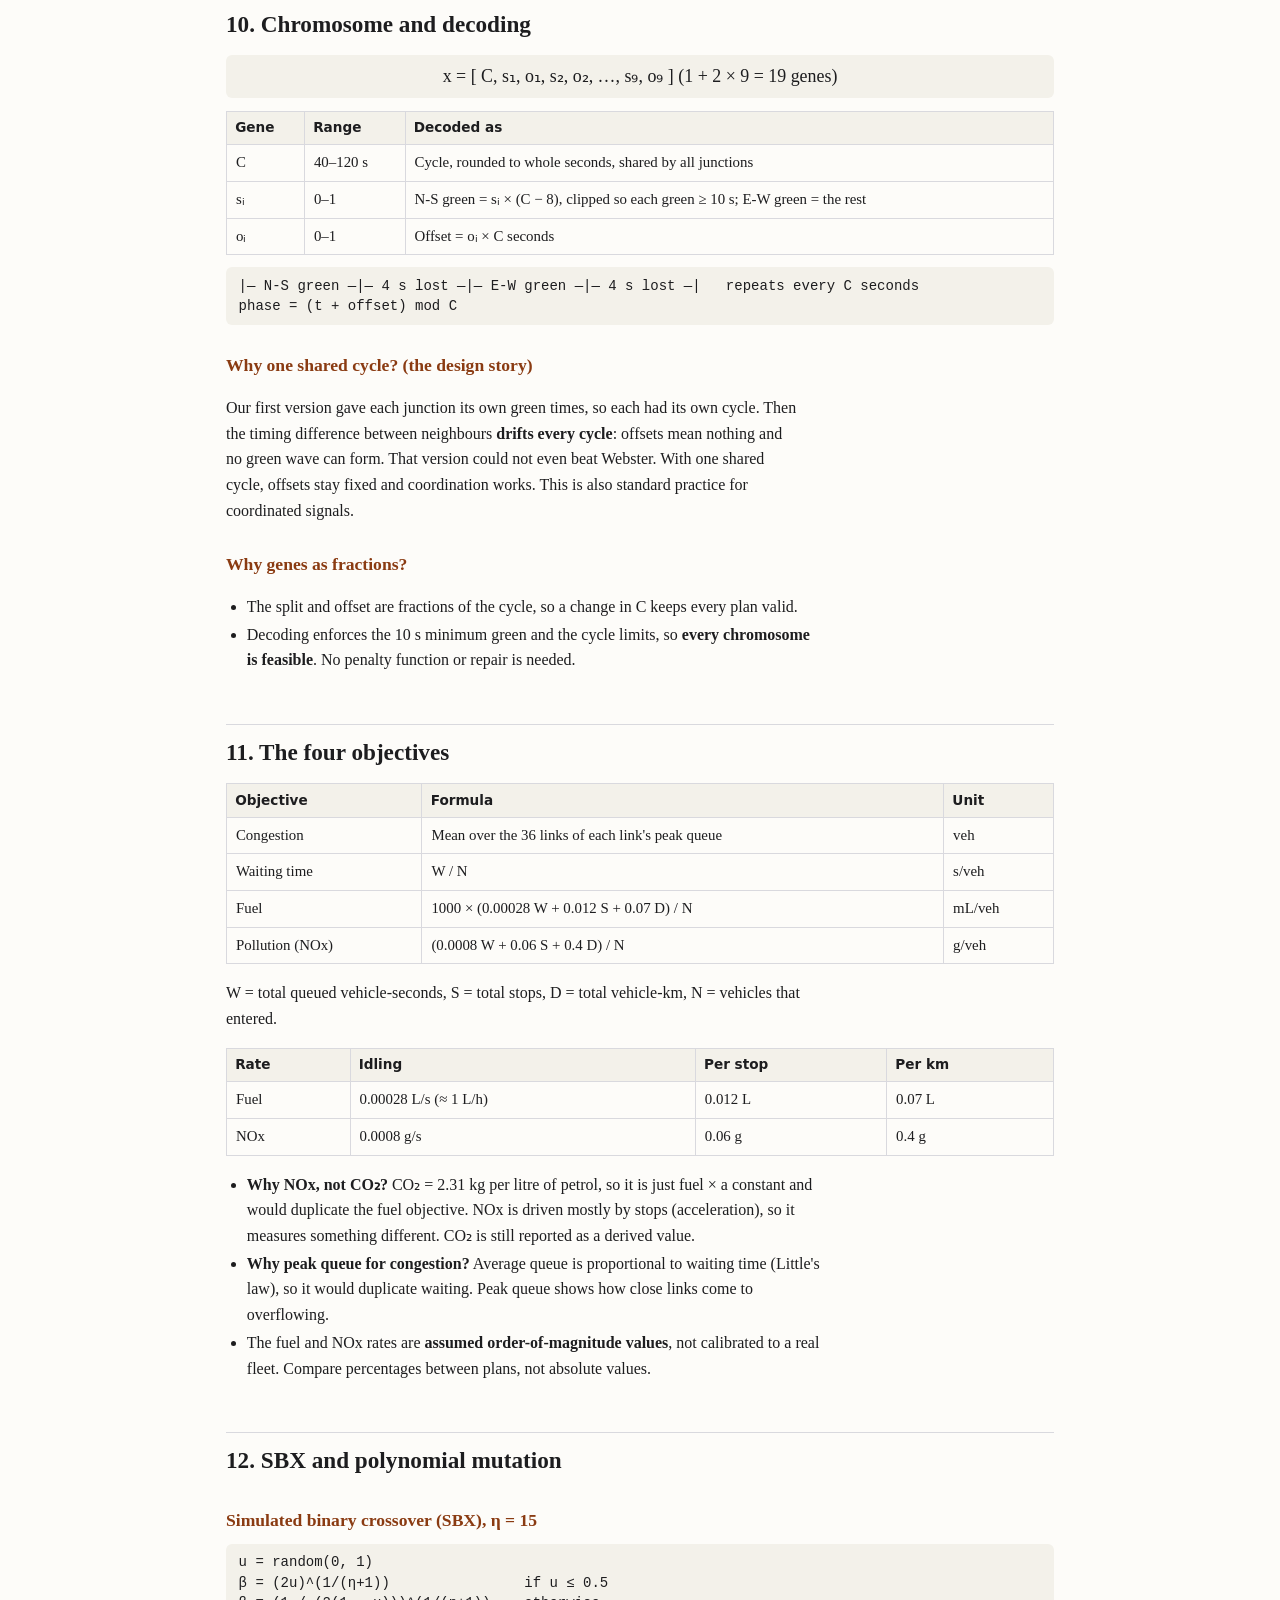
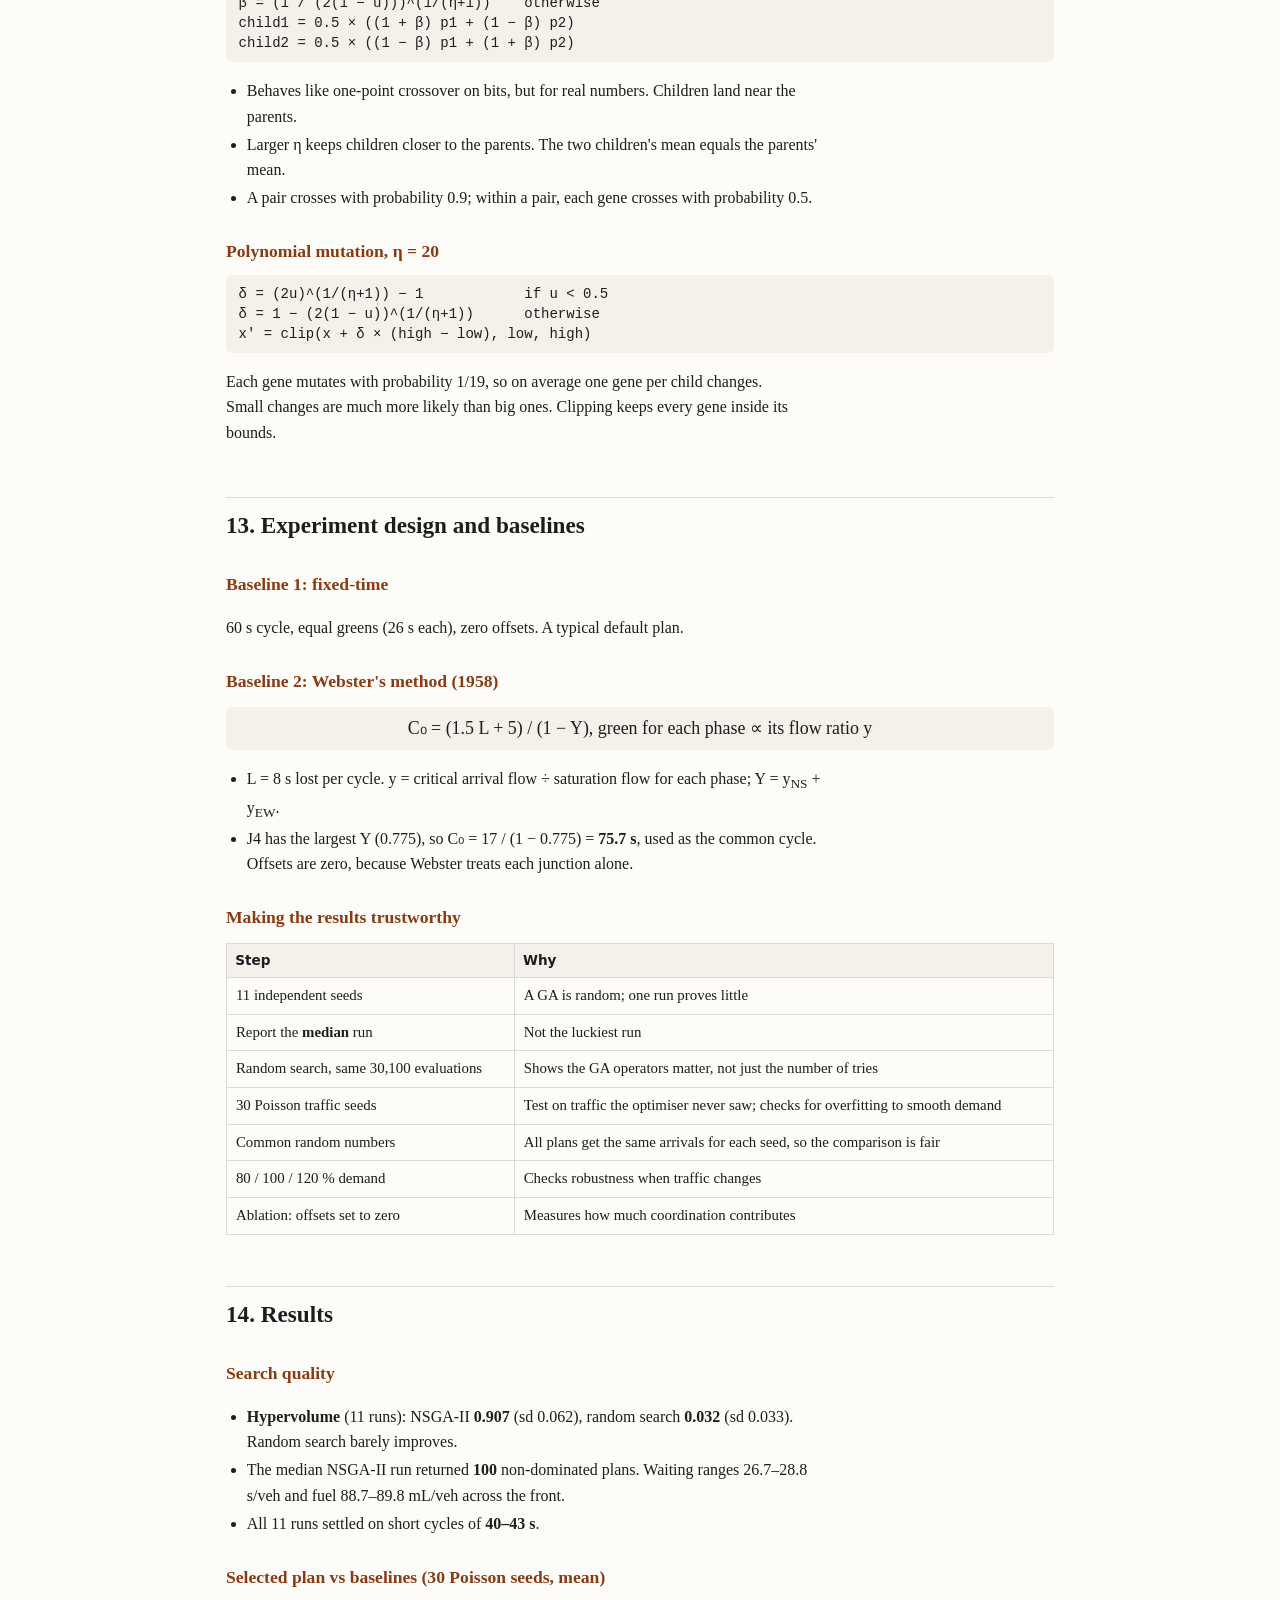
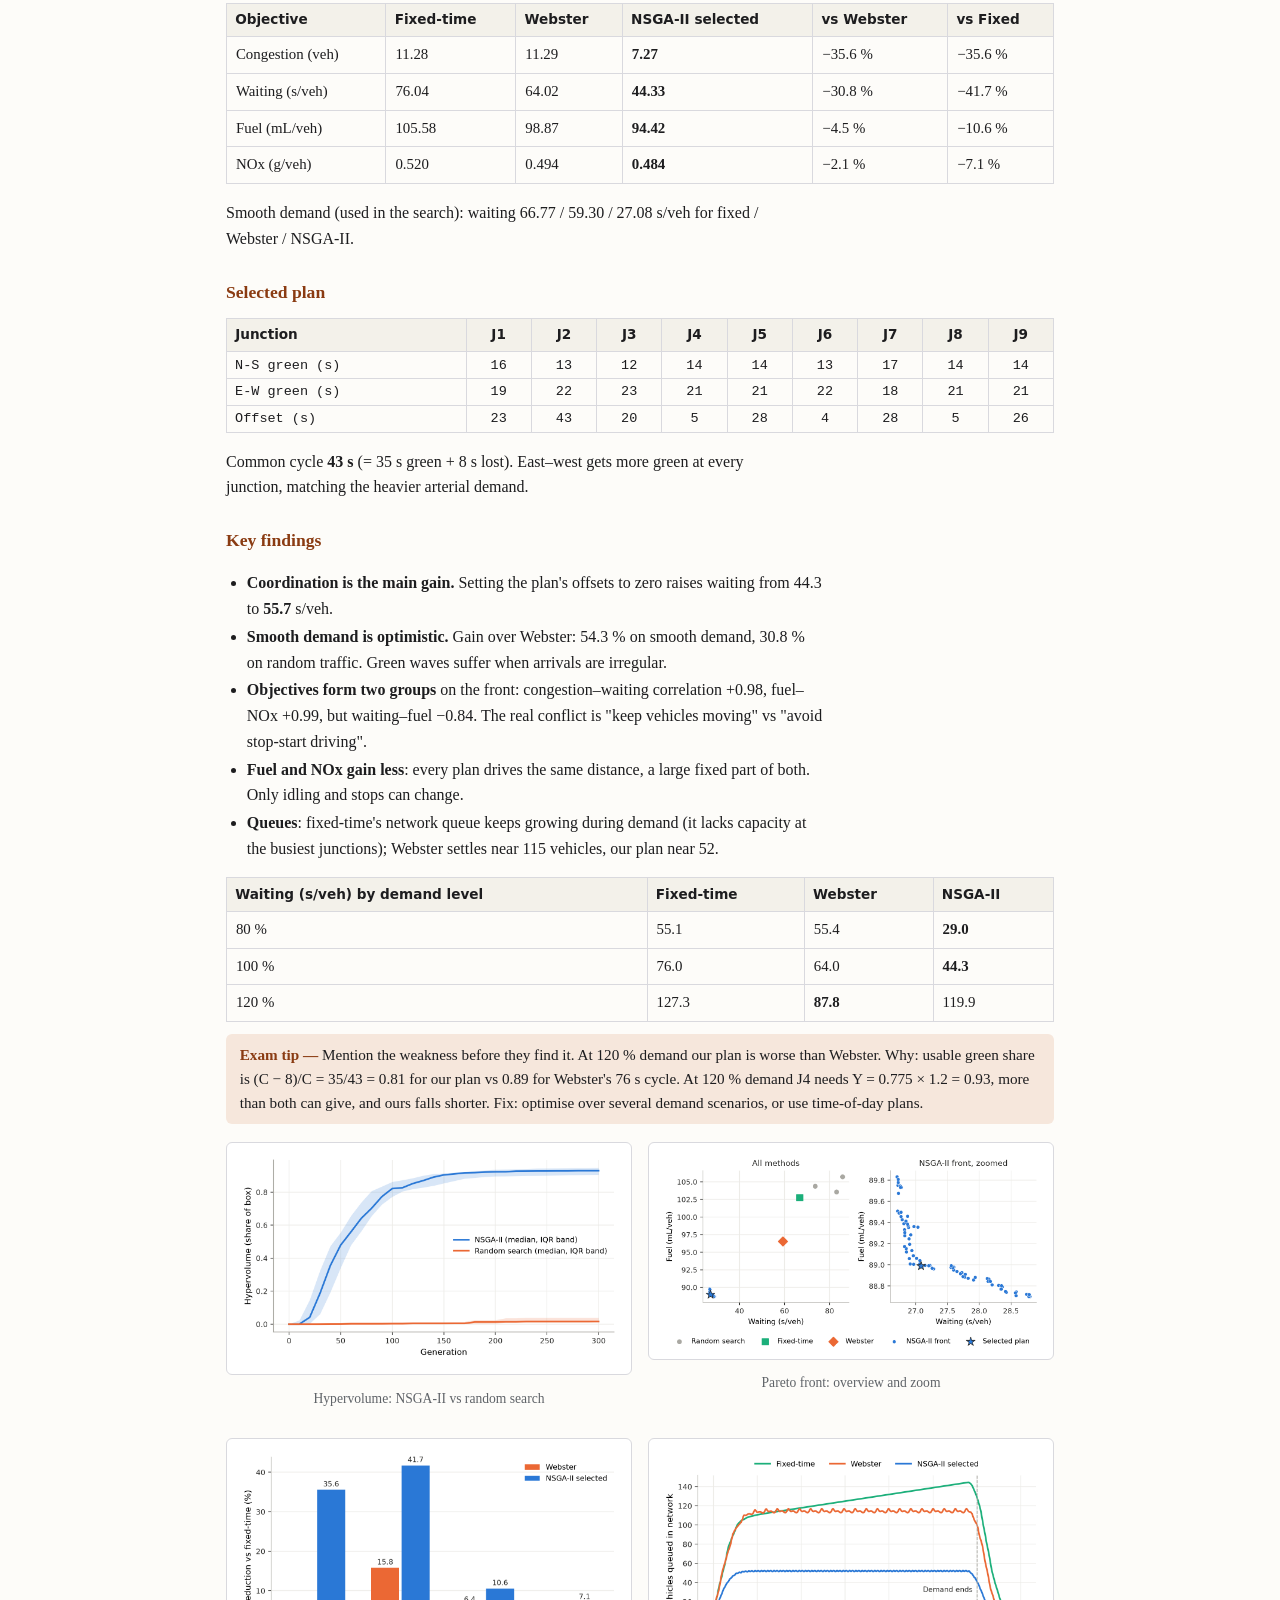
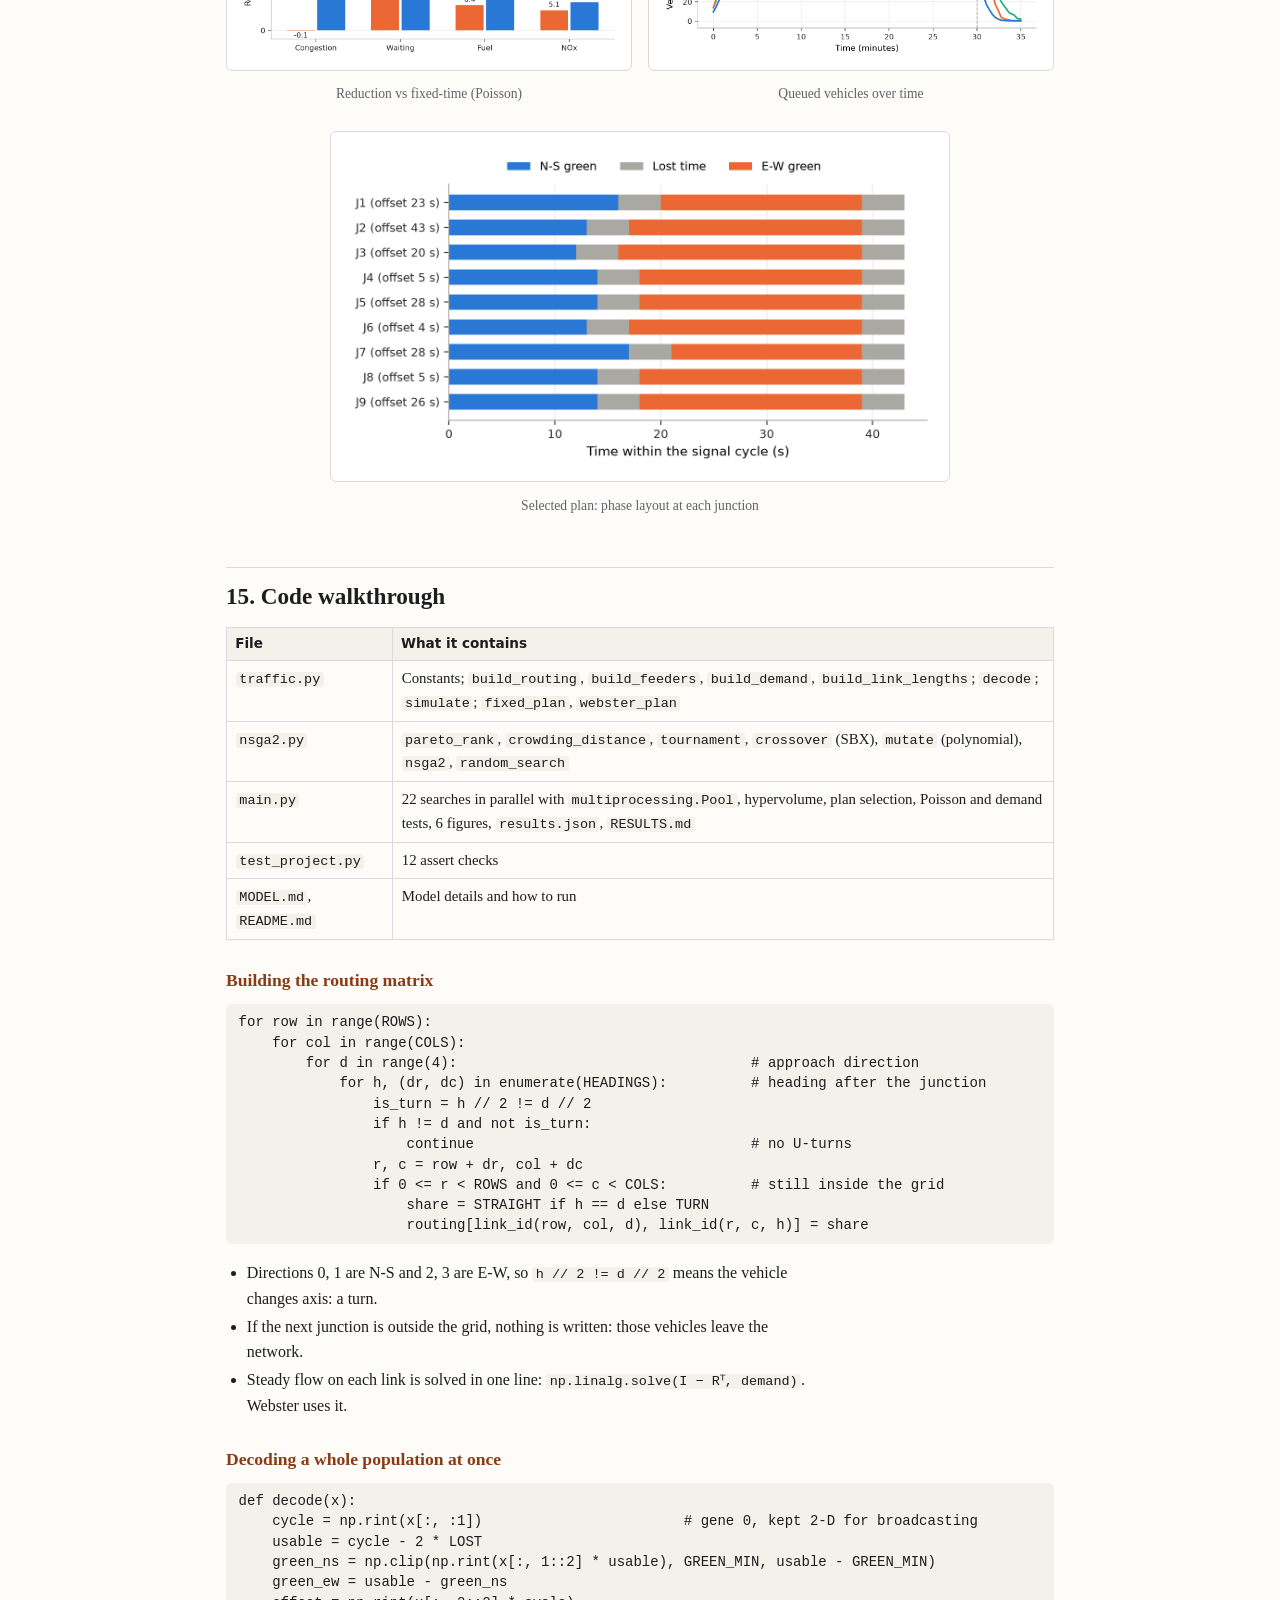
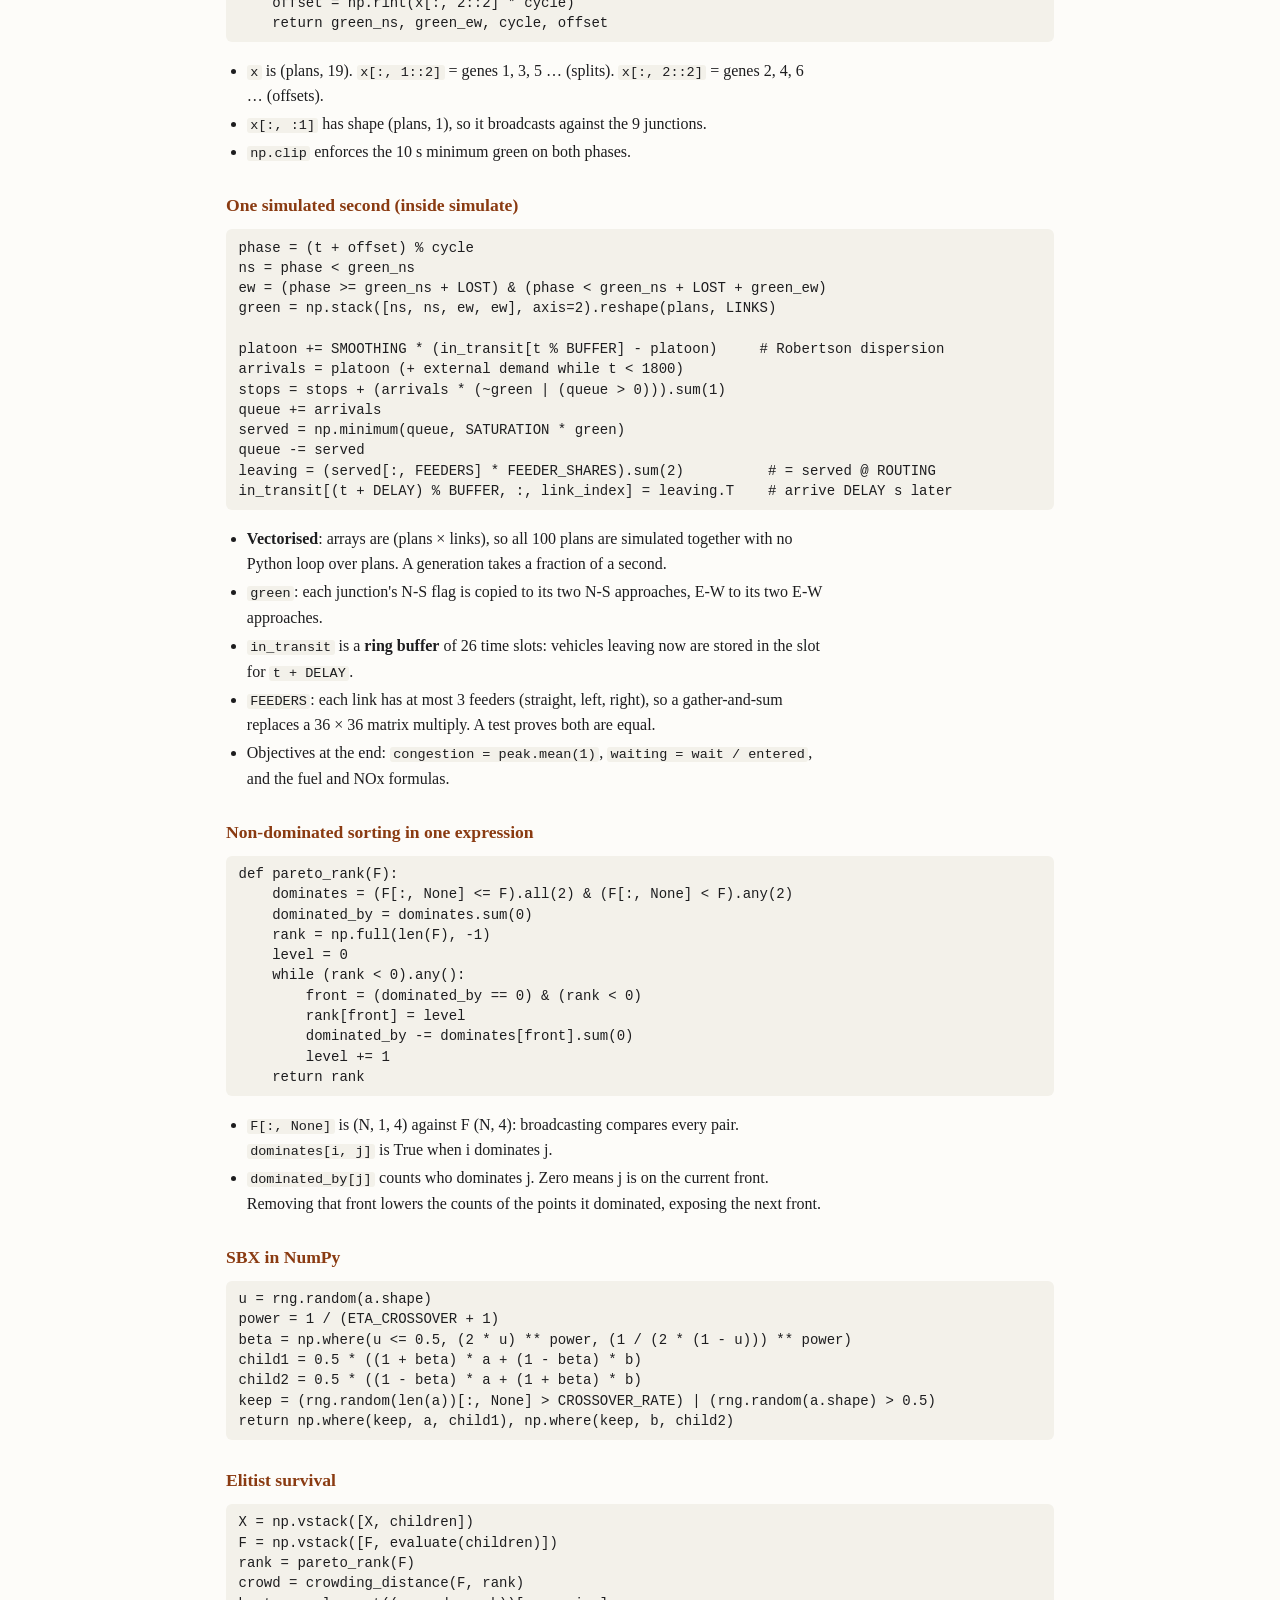
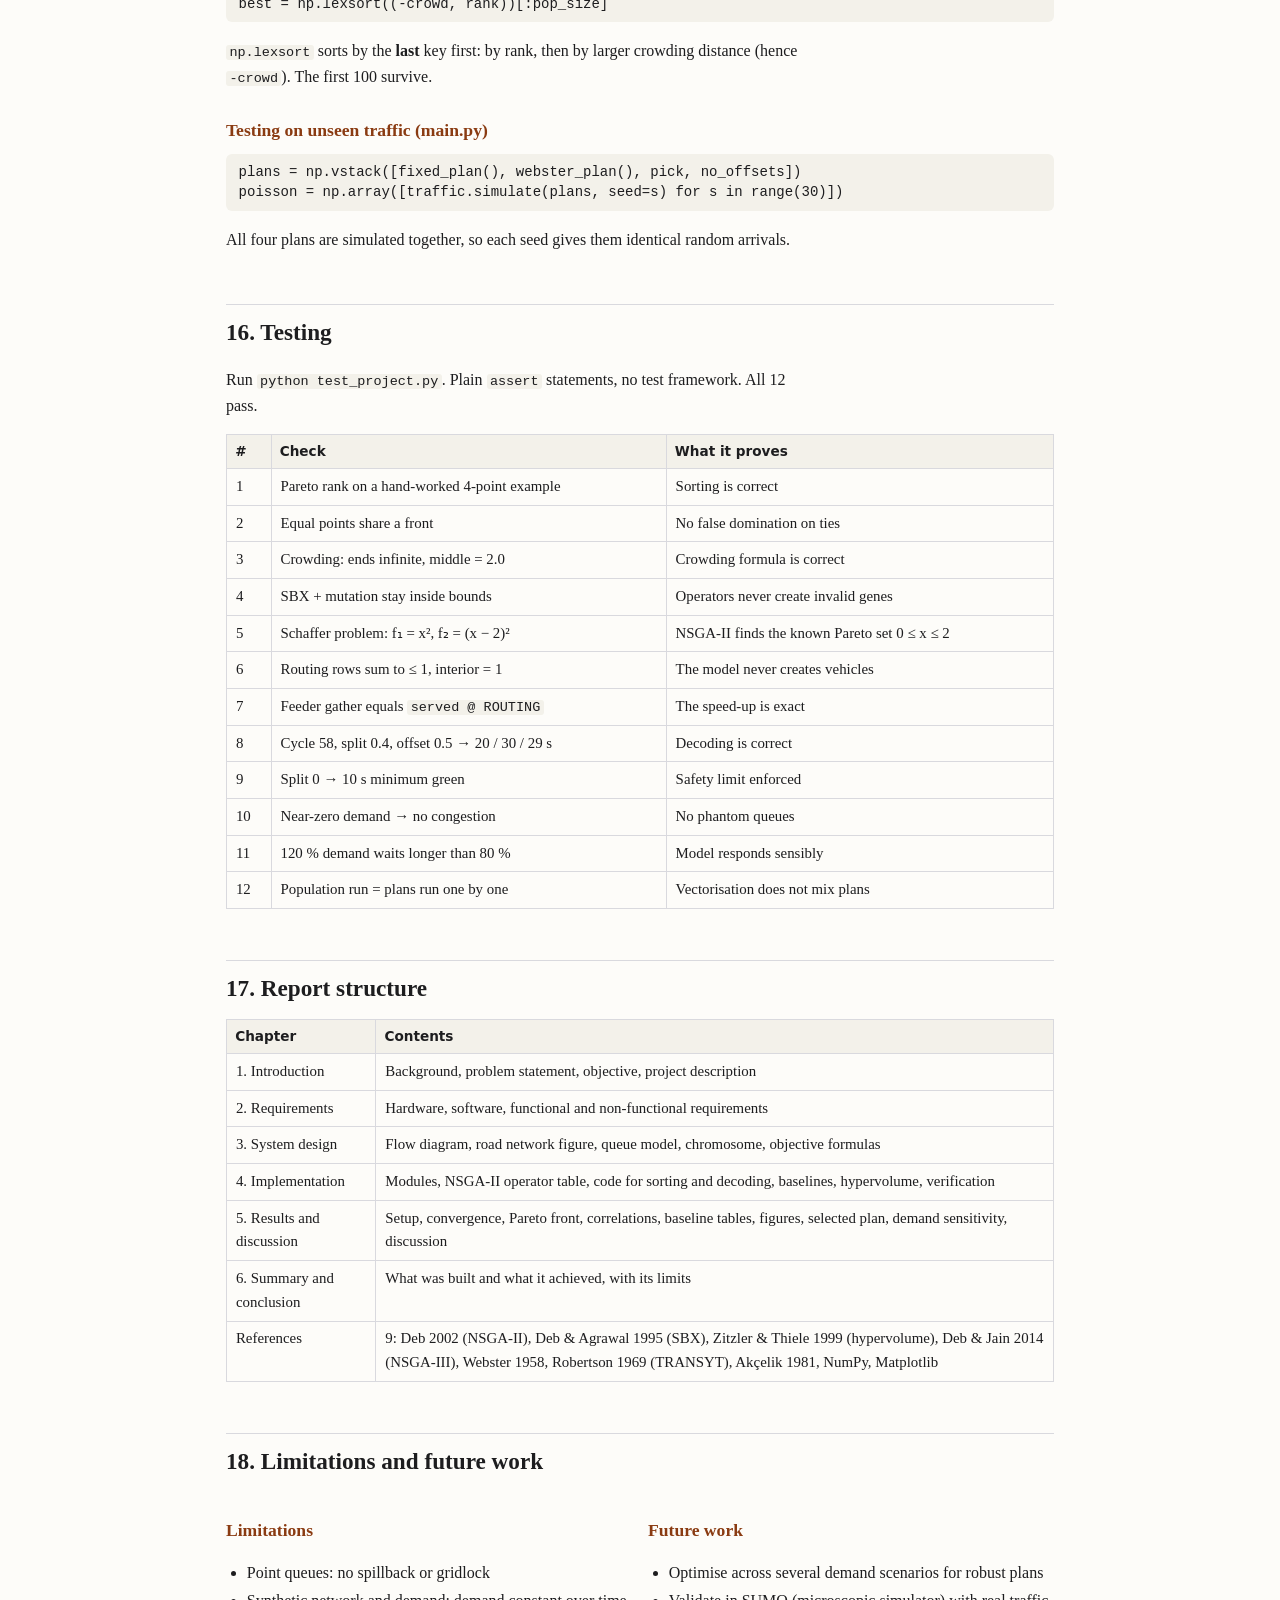
<file: traffic-viva-sheet.html>
<!doctype html>
<html lang="en">
<head>
<meta charset="utf-8">
<meta name="viewport" content="width=device-width,initial-scale=1">
<title>Project Viva Sheet — Smart City Traffic Signal Optimization (NSGA-II)</title>
<link rel="stylesheet" href="assets/fuzzy-notes.css">
</head>
<body>
<main>
<header class="unit">
  <div class="kicker">Evolutionary Computing · Semester Project Viva · Soham Sharma, Naitik Sah, Arpita Rana</div>
  <h1>Smart City Traffic Signal Optimization Using Multi-Objective Genetic Algorithm — viva sheet</h1>
  <p class="src">Code: <code>traffic.py</code>, <code>nsga2.py</code>, <code>main.py</code>, <code>test_project.py</code> in <code>D:\files\stud\evo\traffic_signal_moga</code>. Every number on this sheet comes from the actual run (<code>results/RESULTS.md</code>). Back: <a href="index.html">Interview Prep</a></p>
</header>

<nav class="toc"><b>Contents</b>
<ol>
  <li><a href="#pitch">30-second pitch</a></li>
  <li><a href="#glance">Project at a glance</a></li>
  <li><a href="#why">Problem and why a multi-objective GA</a></li>
  <li><a href="#terms">Traffic signal terms</a></li>
  <li><a href="#ga">GA basics</a></li>
  <li><a href="#moo">Pareto dominance and the front</a></li>
  <li><a href="#nsga">NSGA-II step by step</a></li>
  <li><a href="#hv">Hypervolume</a></li>
  <li><a href="#model">Traffic model</a></li>
  <li><a href="#chrom">Chromosome and decoding</a></li>
  <li><a href="#obj">The four objectives</a></li>
  <li><a href="#ops">SBX and polynomial mutation</a></li>
  <li><a href="#exp">Experiment design and baselines</a></li>
  <li><a href="#res">Results</a></li>
  <li><a href="#code">Code walkthrough</a></li>
  <li><a href="#test">Testing</a></li>
  <li><a href="#report">Report structure</a></li>
  <li><a href="#limits">Limitations and future work</a></li>
  <li><a href="#qa">Likely viva questions</a></li>
  <li><a href="#nums">Numbers to remember</a></li>
</ol></nav>

<!-- ============================================================ -->
<h2 id="pitch">1. 30-second pitch</h2>
<div class="def"><b>Say this first:</b> "We simulated a 3 × 3 grid of 9 signalised junctions and used <b>NSGA-II</b>, which we wrote ourselves in NumPy, to tune the signal timings. Each chromosome holds one shared <b>cycle length</b> plus a <b>green split</b> and an <b>offset</b> for every junction. We minimised four objectives at once: <b>congestion, waiting time, fuel and NOx pollution</b>. On random traffic the optimiser never saw, our selected plan cut waiting time by <b>30.8 %</b> and congestion by <b>35.6 %</b> compared with Webster's method. Most of the gain came from coordinating offsets into green waves."</div>
<div class="tip">Then stop and let the examiner pick a direction. Common follow-ups: "what is a Pareto front?" (section 6), "why NSGA-II?" (section 7), "why a shared cycle?" (section 10), "how do you know it works?" (sections 13–14).</div>

<!-- ============================================================ -->
<h2 id="glance">2. Project at a glance</h2>
<table>
<tr><th>Item</th><th>Value</th></tr>
<tr><td>Title</td><td>Smart City Traffic Signal Optimization Using Multi-Objective Genetic Algorithm</td></tr>
<tr><td>Objective</td><td>Minimize traffic congestion, vehicle waiting time, fuel consumption and pollution by optimizing traffic-signal timings</td></tr>
<tr><td>Network</td><td>3 × 3 grid, junctions J1–J9, 36 approach links, unequal block lengths</td></tr>
<tr><td>Decision variables</td><td>19 real genes: shared cycle + (green split, offset) × 9 junctions</td></tr>
<tr><td>Objectives</td><td>Congestion (veh), waiting (s/veh), fuel (mL/veh), NOx (g/veh), all minimised</td></tr>
<tr><td>Algorithm</td><td>NSGA-II from first principles: population 100, 300 generations, 30,100 evaluations per run</td></tr>
<tr><td>Runs</td><td>11 seeds for NSGA-II, 11 for random search (control)</td></tr>
<tr><td>Baselines</td><td>Fixed-time (60 s, equal split) and Webster's method</td></tr>
<tr><td>Language / libraries</td><td>Python 3.12, NumPy, Matplotlib. No GA library</td></tr>
<tr><td>Runtime</td><td>About 17 minutes using 8 worker processes</td></tr>
<tr><td>Tests</td><td><code>test_project.py</code>: 12 assert-based checks</td></tr>
</table>
<h3>Pipeline</h3>
<ol class="steps">
  <li><b>Build the network</b>: routing matrix, demand, link lengths (<code>traffic.py</code>).</li>
  <li><b>Random population</b> of 100 signal plans.</li>
  <li><b>Decode</b> each chromosome into cycle, greens and offsets.</li>
  <li><b>Simulate</b> all plans together for 1800 s of demand + 300 s clearance.</li>
  <li><b>Score</b> 4 objectives per plan.</li>
  <li><b>NSGA-II loop</b>: rank, crowding, tournament, SBX, mutation, elitist survival. 300 generations.</li>
  <li><b>Pick one plan</b> from the Pareto front: closest to the ideal point.</li>
  <li><b>Validate</b>: compare with baselines on 30 random-traffic seeds and at 80 / 100 / 120 % demand.</li>
</ol>

<!-- ============================================================ -->
<h2 id="why">3. Problem and why a multi-objective GA</h2>
<ul>
  <li>Signal timings decide how long vehicles stop. Bad timings mean long queues, repeated stopping, wasted fuel and more emissions.</li>
  <li>Classic methods such as Webster tune <b>one junction at a time</b> and target <b>one goal</b> (delay). A city needs network-wide timing and several goals.</li>
  <li>The goals <b>conflict</b>: shorter cycles reduce waiting but cause more stop-start driving, which costs fuel and NOx. So there is no single best plan, only trade-offs.</li>
  <li>The simulator is a <b>black box</b>: no formula or gradient links timings to objectives. A GA only needs to evaluate solutions, so it fits.</li>
  <li>A GA keeps a <b>population</b>, so one run can return a whole set of trade-off plans (the Pareto front).</li>
</ul>

<!-- ============================================================ -->
<h2 id="terms">4. Traffic signal terms</h2>
<table>
<tr><th>Term</th><th>Meaning</th><th>In our project</th></tr>
<tr><td>Cycle length (C)</td><td>Time for the signal to go through all phases once</td><td>40–120 s, one value shared by all 9 junctions. Selected: 43 s</td></tr>
<tr><td>Phase</td><td>A set of movements that get green together</td><td>2 phases: north-south, then east-west</td></tr>
<tr><td>Green split</td><td>How the usable green is shared between phases</td><td>Gene sᵢ per junction</td></tr>
<tr><td>Lost time</td><td>Time in each cycle no one moves (amber, all-red, start-up)</td><td>4 s after each phase, 8 s per cycle</td></tr>
<tr><td>Offset</td><td>Shift of a junction's cycle start relative to the others</td><td>Gene oᵢ per junction</td></tr>
<tr><td>Saturation flow (s)</td><td>Discharge rate of a queue on green</td><td>0.5 veh/s = 1800 veh/h per approach</td></tr>
<tr><td>Flow ratio (y)</td><td>Arrival flow ÷ saturation flow</td><td>Y (sum over phases) is 0.64–0.78; J4 is critical at 0.775</td></tr>
<tr><td>Capacity</td><td>s × green ÷ C</td><td>A shorter cycle wastes a bigger share on lost time</td></tr>
<tr><td>Platoon</td><td>A group of vehicles released together on green</td><td>Spreads out on the way (Robertson dispersion)</td></tr>
<tr><td>Green wave</td><td>Offsets set so a platoon meets green at each junction in turn</td><td>The main source of our gain</td></tr>
<tr><td>Fixed-time control</td><td>Timings repeat the same every cycle</td><td>Our output is a fixed-time plan</td></tr>
</table>

<!-- ============================================================ -->
<h2 id="ga">5. GA basics in this project</h2>
<table>
<tr><th>GA term</th><th>Meaning</th><th>Here</th></tr>
<tr><td>Chromosome</td><td>Encoded solution</td><td>19 real numbers = one signal plan</td></tr>
<tr><td>Population</td><td>Solutions evolved together</td><td>100 plans</td></tr>
<tr><td>Fitness</td><td>How good a solution is</td><td>4 objective values from the simulator</td></tr>
<tr><td>Selection</td><td>Better ones become parents more often</td><td>Binary tournament on rank, then crowding distance</td></tr>
<tr><td>Crossover</td><td>Combine two parents</td><td>Simulated binary crossover (SBX)</td></tr>
<tr><td>Mutation</td><td>Small random change, keeps diversity</td><td>Polynomial mutation</td></tr>
<tr><td>Elitism</td><td>The best are never lost</td><td>Parents and children compete; best 100 survive</td></tr>
<tr><td>Termination</td><td>When to stop</td><td>Fixed budget: 300 generations</td></tr>
</table>
<ul>
  <li><b>Exploration</b> (new regions) comes mainly from mutation and the random start. <b>Exploitation</b> (refining good regions) comes from selection and crossover.</li>
  <li><b>Real-coded</b> GA: genes are real numbers, not bits, because cycle, split and offset are continuous quantities.</li>
</ul>

<!-- ============================================================ -->
<h2 id="moo">6. Pareto dominance and the Pareto front</h2>
<div class="def"><b>Dominance:</b> plan a dominates plan b if a is <b>no worse in all four objectives</b> and <b>strictly better in at least one</b>.</div>
<div class="def"><b>Pareto front:</b> the plans that no other plan dominates. Along it, improving one objective means worsening another.</div>
<h3>Why not add the objectives with weights?</h3>
<ul>
  <li>The units differ (veh, s/veh, mL/veh, g/veh), so any weights are arbitrary.</li>
  <li>One weighted run gives one plan. Seeing the trade-off would need a run per weight setting.</li>
  <li>A weighted sum cannot reach non-convex parts of the front.</li>
</ul>
<h3>Choosing the plan to deploy</h3>
<p>Normalise each objective on the front to the range 0–1, then pick the plan with the smallest distance to the ideal point (0, 0, 0, 0). This gives a balanced compromise with no weights.</p>
<pre>scaled = (F - F.min(0)) / np.ptp(F, axis=0)
chosen = int(np.argmin(np.linalg.norm(scaled, axis=1)))</pre>

<!-- ============================================================ -->
<h2 id="nsga">7. NSGA-II step by step</h2>
<p>Non-dominated Sorting Genetic Algorithm II, Deb, Pratap, Agarwal and Meyarivan, 2002.</p>
<ol class="steps">
  <li><b>Initialise</b> 100 random plans and simulate them.</li>
  <li><b>Non-dominated sorting</b>: rank 0 = Pareto front; remove it, the next front is rank 1, and so on.</li>
  <li><b>Crowding distance</b> within each front.</li>
  <li><b>Binary tournament</b>: two random plans; lower rank wins; on a tie, larger crowding distance wins.</li>
  <li><b>SBX + polynomial mutation</b> create 100 children; simulate them.</li>
  <li><b>Merge</b> parents and children (200), re-rank, keep the best 100 by rank then crowding. This is <b>elitism</b>.</li>
  <li>Repeat 300 times. Return rank 0.</li>
</ol>
<h3>Crowding distance</h3>
<div class="eq">CD(i) = Σ<sub>m</sub> ( f<sub>m</sub>(i+1) − f<sub>m</sub>(i−1) ) / ( f<sub>m</sub><sup>max</sup> − f<sub>m</sub><sup>min</sup> )</div>
<p>Sort the front by each objective; the two ends get infinity so extremes always survive; inner points get the normalised gap between their neighbours. A larger distance means a lonelier point, which is preferred, so the front stays spread out.</p>
<h3>Why NSGA-II improved on NSGA</h3>
<ol>
  <li><b>Fast non-dominated sorting</b>: O(M N²) instead of O(M N³).</li>
  <li><b>Elitism</b>: parents compete with children.</li>
  <li><b>Crowding distance</b> replaces the sharing parameter σ, so there is no niche radius to tune.</li>
</ol>
<div class="tip"><b>Rank</b> drives convergence (towards the front). <b>Crowding</b> drives diversity (along the front).</div>

<!-- ============================================================ -->
<h2 id="hv">8. Hypervolume</h2>
<div class="def"><b>Hypervolume:</b> the size of the objective-space region a front dominates, up to a reference point. Bigger is better. It rewards both convergence and spread in one number.</div>
<ul>
  <li>4 objectives make exact computation awkward, so we estimate it by <b>Monte Carlo</b>: 100,000 fixed random points in the normalised box [0, 1.1]⁴. Hypervolume = share of points dominated by at least one front member.</li>
  <li>The box is normalised using the final fronts of <b>all</b> runs of both methods, so every number is on the same scale.</li>
  <li>Computed every 10 generations to draw the convergence curve.</li>
</ul>
<pre>def hypervolume(F, ideal, nadir, samples):
    points = (F - ideal) / (nadir - ideal)
    return float((points[None] &lt;= samples[:, None]).all(2).any(1).mean())</pre>

<!-- ============================================================ -->
<h2 id="model">9. Traffic model</h2>
<table>
<tr><th>Parameter</th><th>Value</th></tr>
<tr><td>Block lengths</td><td>Rows 290 m and 410 m; columns 340 m and 470 m (deliberately unequal)</td></tr>
<tr><td>Free-flow speed</td><td>54 km/h. Travel delays of 15, 18, 22 and 25 s</td></tr>
<tr><td>Saturation flow</td><td>0.5 veh/s per approach</td></tr>
<tr><td>Turning</td><td>80 % straight, 10 % left, 10 % right, no U-turns</td></tr>
<tr><td>Demand</td><td>Entry rates 0.13 / 0.11 / 0.21 / 0.17 veh/s for S / N / E / W-bound, each × a fixed random 0.85–1.15 (seed 42). About 1.91 veh/s, ≈ 3443 vehicles in 30 min</td></tr>
<tr><td>Simulation</td><td>1800 s of demand + 300 s clearance, 1 s step</td></tr>
</table>
<h3>Queue (store-and-forward) model</h3>
<pre>queue  = queue + arrivals
served = min(queue, saturation × green)        # discharge only on green
queue  = queue − served</pre>
<ul>
  <li><b>Point queue</b>: vehicles stack at the stop line with no length limit, so no spillback.</li>
  <li><b>Routing matrix R</b> (36 × 36): R[a, b] = share of link a's outflow that enters link b. Rows sum to 1 inside the grid, less at the edge where vehicles leave.</li>
  <li><b>Robertson platoon dispersion</b> (TRANSYT): released platoons spread out on the way. Delay = 0.8 × free-flow time T; smoothing factor F = 1 / (1 + 0.35 × 0.8 × T).</li>
  <li><b>Stop</b>: an arriving vehicle counts as a stop if the signal is red or a queue already exists.</li>
  <li><b>Clearance</b>: 300 s with no new demand, so a plan can't look good by leaving vehicles stuck at the end.</li>
  <li><b>Fluid vs Poisson</b>: the search uses smooth average flows. With a seed, arrivals become Poisson random counts, used only for testing.</li>
</ul>
<div class="tip">If asked "why unequal blocks and dispersion?": with equal 300 m blocks and no dispersion, a 40 s cycle gave a perfect two-way green wave (travel 20 s = half a cycle), which exaggerated the gains. Unequal blocks and dispersion make it realistic.</div>

<!-- ============================================================ -->
<h2 id="chrom">10. Chromosome and decoding</h2>
<div class="eq">x = [ C, s₁, o₁, s₂, o₂, …, s₉, o₉ ]   (1 + 2 × 9 = 19 genes)</div>
<table>
<tr><th>Gene</th><th>Range</th><th>Decoded as</th></tr>
<tr><td>C</td><td>40–120 s</td><td>Cycle, rounded to whole seconds, shared by all junctions</td></tr>
<tr><td>sᵢ</td><td>0–1</td><td>N-S green = sᵢ × (C − 8), clipped so each green ≥ 10 s; E-W green = the rest</td></tr>
<tr><td>oᵢ</td><td>0–1</td><td>Offset = oᵢ × C seconds</td></tr>
</table>
<pre>|— N-S green —|— 4 s lost —|— E-W green —|— 4 s lost —|   repeats every C seconds
phase = (t + offset) mod C</pre>
<h3>Why one shared cycle? (the design story)</h3>
<p>Our first version gave each junction its own green times, so each had its own cycle. Then the timing difference between neighbours <b>drifts every cycle</b>: offsets mean nothing and no green wave can form. That version could not even beat Webster. With one shared cycle, offsets stay fixed and coordination works. This is also standard practice for coordinated signals.</p>
<h3>Why genes as fractions?</h3>
<ul>
  <li>The split and offset are fractions of the cycle, so a change in C keeps every plan valid.</li>
  <li>Decoding enforces the 10 s minimum green and the cycle limits, so <b>every chromosome is feasible</b>. No penalty function or repair is needed.</li>
</ul>

<!-- ============================================================ -->
<h2 id="obj">11. The four objectives</h2>
<table>
<tr><th>Objective</th><th>Formula</th><th>Unit</th></tr>
<tr><td>Congestion</td><td>Mean over the 36 links of each link's peak queue</td><td>veh</td></tr>
<tr><td>Waiting time</td><td>W / N</td><td>s/veh</td></tr>
<tr><td>Fuel</td><td>1000 × (0.00028 W + 0.012 S + 0.07 D) / N</td><td>mL/veh</td></tr>
<tr><td>Pollution (NOx)</td><td>(0.0008 W + 0.06 S + 0.4 D) / N</td><td>g/veh</td></tr>
</table>
<p>W = total queued vehicle-seconds, S = total stops, D = total vehicle-km, N = vehicles that entered.</p>
<table>
<tr><th>Rate</th><th>Idling</th><th>Per stop</th><th>Per km</th></tr>
<tr><td>Fuel</td><td>0.00028 L/s (≈ 1 L/h)</td><td>0.012 L</td><td>0.07 L</td></tr>
<tr><td>NOx</td><td>0.0008 g/s</td><td>0.06 g</td><td>0.4 g</td></tr>
</table>
<ul>
  <li><b>Why NOx, not CO₂?</b> CO₂ = 2.31 kg per litre of petrol, so it is just fuel × a constant and would duplicate the fuel objective. NOx is driven mostly by stops (acceleration), so it measures something different. CO₂ is still reported as a derived value.</li>
  <li><b>Why peak queue for congestion?</b> Average queue is proportional to waiting time (Little's law), so it would duplicate waiting. Peak queue shows how close links come to overflowing.</li>
  <li>The fuel and NOx rates are <b>assumed order-of-magnitude values</b>, not calibrated to a real fleet. Compare percentages between plans, not absolute values.</li>
</ul>

<!-- ============================================================ -->
<h2 id="ops">12. SBX and polynomial mutation</h2>
<h3>Simulated binary crossover (SBX), η = 15</h3>
<pre>u = random(0, 1)
β = (2u)^(1/(η+1))                if u ≤ 0.5
β = (1 / (2(1 − u)))^(1/(η+1))    otherwise
child1 = 0.5 × ((1 + β) p1 + (1 − β) p2)
child2 = 0.5 × ((1 − β) p1 + (1 + β) p2)</pre>
<ul>
  <li>Behaves like one-point crossover on bits, but for real numbers. Children land near the parents.</li>
  <li>Larger η keeps children closer to the parents. The two children's mean equals the parents' mean.</li>
  <li>A pair crosses with probability 0.9; within a pair, each gene crosses with probability 0.5.</li>
</ul>
<h3>Polynomial mutation, η = 20</h3>
<pre>δ = (2u)^(1/(η+1)) − 1            if u &lt; 0.5
δ = 1 − (2(1 − u))^(1/(η+1))      otherwise
x' = clip(x + δ × (high − low), low, high)</pre>
<p>Each gene mutates with probability 1/19, so on average one gene per child changes. Small changes are much more likely than big ones. Clipping keeps every gene inside its bounds.</p>

<!-- ============================================================ -->
<h2 id="exp">13. Experiment design and baselines</h2>
<h3>Baseline 1: fixed-time</h3>
<p>60 s cycle, equal greens (26 s each), zero offsets. A typical default plan.</p>
<h3>Baseline 2: Webster's method (1958)</h3>
<div class="eq">C₀ = (1.5 L + 5) / (1 − Y),   green for each phase ∝ its flow ratio y</div>
<ul>
  <li>L = 8 s lost per cycle. y = critical arrival flow ÷ saturation flow for each phase; Y = y<sub>NS</sub> + y<sub>EW</sub>.</li>
  <li>J4 has the largest Y (0.775), so C₀ = 17 / (1 − 0.775) = <b>75.7 s</b>, used as the common cycle. Offsets are zero, because Webster treats each junction alone.</li>
</ul>
<h3>Making the results trustworthy</h3>
<table>
<tr><th>Step</th><th>Why</th></tr>
<tr><td>11 independent seeds</td><td>A GA is random; one run proves little</td></tr>
<tr><td>Report the <b>median</b> run</td><td>Not the luckiest run</td></tr>
<tr><td>Random search, same 30,100 evaluations</td><td>Shows the GA operators matter, not just the number of tries</td></tr>
<tr><td>30 Poisson traffic seeds</td><td>Test on traffic the optimiser never saw; checks for overfitting to smooth demand</td></tr>
<tr><td>Common random numbers</td><td>All plans get the same arrivals for each seed, so the comparison is fair</td></tr>
<tr><td>80 / 100 / 120 % demand</td><td>Checks robustness when traffic changes</td></tr>
<tr><td>Ablation: offsets set to zero</td><td>Measures how much coordination contributes</td></tr>
</table>

<!-- ============================================================ -->
<h2 id="res">14. Results</h2>
<h3>Search quality</h3>
<ul>
  <li><b>Hypervolume</b> (11 runs): NSGA-II <b>0.907</b> (sd 0.062), random search <b>0.032</b> (sd 0.033). Random search barely improves.</li>
  <li>The median NSGA-II run returned <b>100</b> non-dominated plans. Waiting ranges 26.7–28.8 s/veh and fuel 88.7–89.8 mL/veh across the front.</li>
  <li>All 11 runs settled on short cycles of <b>40–43 s</b>.</li>
</ul>
<h3>Selected plan vs baselines (30 Poisson seeds, mean)</h3>
<table>
<tr><th>Objective</th><th>Fixed-time</th><th>Webster</th><th>NSGA-II selected</th><th>vs Webster</th><th>vs Fixed</th></tr>
<tr><td>Congestion (veh)</td><td>11.28</td><td>11.29</td><td><b>7.27</b></td><td>−35.6 %</td><td>−35.6 %</td></tr>
<tr><td>Waiting (s/veh)</td><td>76.04</td><td>64.02</td><td><b>44.33</b></td><td>−30.8 %</td><td>−41.7 %</td></tr>
<tr><td>Fuel (mL/veh)</td><td>105.58</td><td>98.87</td><td><b>94.42</b></td><td>−4.5 %</td><td>−10.6 %</td></tr>
<tr><td>NOx (g/veh)</td><td>0.520</td><td>0.494</td><td><b>0.484</b></td><td>−2.1 %</td><td>−7.1 %</td></tr>
</table>
<p>Smooth demand (used in the search): waiting 66.77 / 59.30 / 27.08 s/veh for fixed / Webster / NSGA-II.</p>
<h3>Selected plan</h3>
<table class="mono">
<tr><th>Junction</th><th class="c">J1</th><th class="c">J2</th><th class="c">J3</th><th class="c">J4</th><th class="c">J5</th><th class="c">J6</th><th class="c">J7</th><th class="c">J8</th><th class="c">J9</th></tr>
<tr><td>N-S green (s)</td><td class="c">16</td><td class="c">13</td><td class="c">12</td><td class="c">14</td><td class="c">14</td><td class="c">13</td><td class="c">17</td><td class="c">14</td><td class="c">14</td></tr>
<tr><td>E-W green (s)</td><td class="c">19</td><td class="c">22</td><td class="c">23</td><td class="c">21</td><td class="c">21</td><td class="c">22</td><td class="c">18</td><td class="c">21</td><td class="c">21</td></tr>
<tr><td>Offset (s)</td><td class="c">23</td><td class="c">43</td><td class="c">20</td><td class="c">5</td><td class="c">28</td><td class="c">4</td><td class="c">28</td><td class="c">5</td><td class="c">26</td></tr>
</table>
<p>Common cycle <b>43 s</b> (= 35 s green + 8 s lost). East–west gets more green at every junction, matching the heavier arterial demand.</p>
<h3>Key findings</h3>
<ul>
  <li><b>Coordination is the main gain.</b> Setting the plan's offsets to zero raises waiting from 44.3 to <b>55.7</b> s/veh.</li>
  <li><b>Smooth demand is optimistic.</b> Gain over Webster: 54.3 % on smooth demand, 30.8 % on random traffic. Green waves suffer when arrivals are irregular.</li>
  <li><b>Objectives form two groups</b> on the front: congestion–waiting correlation +0.98, fuel–NOx +0.99, but waiting–fuel −0.84. The real conflict is "keep vehicles moving" vs "avoid stop-start driving".</li>
  <li><b>Fuel and NOx gain less</b>: every plan drives the same distance, a large fixed part of both. Only idling and stops can change.</li>
  <li><b>Queues</b>: fixed-time's network queue keeps growing during demand (it lacks capacity at the busiest junctions); Webster settles near 115 vehicles, our plan near 52.</li>
</ul>
<table>
<tr><th>Waiting (s/veh) by demand level</th><th>Fixed-time</th><th>Webster</th><th>NSGA-II</th></tr>
<tr><td>80 %</td><td>55.1</td><td>55.4</td><td><b>29.0</b></td></tr>
<tr><td>100 %</td><td>76.0</td><td>64.0</td><td><b>44.3</b></td></tr>
<tr><td>120 %</td><td>127.3</td><td><b>87.8</b></td><td>119.9</td></tr>
</table>
<div class="tip">Mention the weakness before they find it. At 120 % demand our plan is worse than Webster. Why: usable green share is (C − 8)/C = 35/43 = 0.81 for our plan vs 0.89 for Webster's 76 s cycle. At 120 % demand J4 needs Y = 0.775 × 1.2 = 0.93, more than both can give, and ours falls shorter. Fix: optimise over several demand scenarios, or use time-of-day plans.</div>
<div class="two">
<figure><img src="assets/traffic-viva/convergence.png" alt="Hypervolume against generation: NSGA-II rises to about 0.93, random search stays near 0"><figcaption>Hypervolume: NSGA-II vs random search</figcaption></figure>
<figure><img src="assets/traffic-viva/pareto_front.png" alt="Waiting against fuel: overview with baselines, and zoomed Pareto front"><figcaption>Pareto front: overview and zoom</figcaption></figure>
<figure><img src="assets/traffic-viva/improvement.png" alt="Percentage reduction versus fixed-time for Webster and NSGA-II across four objectives"><figcaption>Reduction vs fixed-time (Poisson)</figcaption></figure>
<figure><img src="assets/traffic-viva/queue_over_time.png" alt="Vehicles queued over 35 minutes: fixed-time keeps growing, Webster about 115, NSGA-II about 52"><figcaption>Queued vehicles over time</figcaption></figure>
</div>
<figure><img src="assets/traffic-viva/signal_timings.png" alt="Phase layout of each junction in the selected 43 second plan" style="max-width:620px"><figcaption>Selected plan: phase layout at each junction</figcaption></figure>

<!-- ============================================================ -->
<h2 id="code">15. Code walkthrough</h2>
<table>
<tr><th>File</th><th>What it contains</th></tr>
<tr><td><code>traffic.py</code></td><td>Constants; <code>build_routing</code>, <code>build_feeders</code>, <code>build_demand</code>, <code>build_link_lengths</code>; <code>decode</code>; <code>simulate</code>; <code>fixed_plan</code>, <code>webster_plan</code></td></tr>
<tr><td><code>nsga2.py</code></td><td><code>pareto_rank</code>, <code>crowding_distance</code>, <code>tournament</code>, <code>crossover</code> (SBX), <code>mutate</code> (polynomial), <code>nsga2</code>, <code>random_search</code></td></tr>
<tr><td><code>main.py</code></td><td>22 searches in parallel with <code>multiprocessing.Pool</code>, hypervolume, plan selection, Poisson and demand tests, 6 figures, <code>results.json</code>, <code>RESULTS.md</code></td></tr>
<tr><td><code>test_project.py</code></td><td>12 assert checks</td></tr>
<tr><td><code>MODEL.md</code>, <code>README.md</code></td><td>Model details and how to run</td></tr>
</table>

<h3>Building the routing matrix</h3>
<pre>for row in range(ROWS):
    for col in range(COLS):
        for d in range(4):                                   # approach direction
            for h, (dr, dc) in enumerate(HEADINGS):          # heading after the junction
                is_turn = h // 2 != d // 2
                if h != d and not is_turn:
                    continue                                 # no U-turns
                r, c = row + dr, col + dc
                if 0 &lt;= r &lt; ROWS and 0 &lt;= c &lt; COLS:          # still inside the grid
                    share = STRAIGHT if h == d else TURN
                    routing[link_id(row, col, d), link_id(r, c, h)] = share</pre>
<ul>
  <li>Directions 0, 1 are N-S and 2, 3 are E-W, so <code>h // 2 != d // 2</code> means the vehicle changes axis: a turn.</li>
  <li>If the next junction is outside the grid, nothing is written: those vehicles leave the network.</li>
  <li>Steady flow on each link is solved in one line: <code>np.linalg.solve(I − Rᵀ, demand)</code>. Webster uses it.</li>
</ul>

<h3>Decoding a whole population at once</h3>
<pre>def decode(x):
    cycle = np.rint(x[:, :1])                        # gene 0, kept 2-D for broadcasting
    usable = cycle - 2 * LOST
    green_ns = np.clip(np.rint(x[:, 1::2] * usable), GREEN_MIN, usable - GREEN_MIN)
    green_ew = usable - green_ns
    offset = np.rint(x[:, 2::2] * cycle)
    return green_ns, green_ew, cycle, offset</pre>
<ul>
  <li><code>x</code> is (plans, 19). <code>x[:, 1::2]</code> = genes 1, 3, 5 … (splits). <code>x[:, 2::2]</code> = genes 2, 4, 6 … (offsets).</li>
  <li><code>x[:, :1]</code> has shape (plans, 1), so it broadcasts against the 9 junctions.</li>
  <li><code>np.clip</code> enforces the 10 s minimum green on both phases.</li>
</ul>

<h3>One simulated second (inside <code>simulate</code>)</h3>
<pre>phase = (t + offset) % cycle
ns = phase &lt; green_ns
ew = (phase &gt;= green_ns + LOST) &amp; (phase &lt; green_ns + LOST + green_ew)
green = np.stack([ns, ns, ew, ew], axis=2).reshape(plans, LINKS)

platoon += SMOOTHING * (in_transit[t % BUFFER] - platoon)     # Robertson dispersion
arrivals = platoon (+ external demand while t &lt; 1800)
stops = stops + (arrivals * (~green | (queue &gt; 0))).sum(1)
queue += arrivals
served = np.minimum(queue, SATURATION * green)
queue -= served
leaving = (served[:, FEEDERS] * FEEDER_SHARES).sum(2)          # = served @ ROUTING
in_transit[(t + DELAY) % BUFFER, :, link_index] = leaving.T    # arrive DELAY s later</pre>
<ul>
  <li><b>Vectorised</b>: arrays are (plans × links), so all 100 plans are simulated together with no Python loop over plans. A generation takes a fraction of a second.</li>
  <li><code>green</code>: each junction's N-S flag is copied to its two N-S approaches, E-W to its two E-W approaches.</li>
  <li><code>in_transit</code> is a <b>ring buffer</b> of 26 time slots: vehicles leaving now are stored in the slot for <code>t + DELAY</code>.</li>
  <li><code>FEEDERS</code>: each link has at most 3 feeders (straight, left, right), so a gather-and-sum replaces a 36 × 36 matrix multiply. A test proves both are equal.</li>
  <li>Objectives at the end: <code>congestion = peak.mean(1)</code>, <code>waiting = wait / entered</code>, and the fuel and NOx formulas.</li>
</ul>

<h3>Non-dominated sorting in one expression</h3>
<pre>def pareto_rank(F):
    dominates = (F[:, None] &lt;= F).all(2) &amp; (F[:, None] &lt; F).any(2)
    dominated_by = dominates.sum(0)
    rank = np.full(len(F), -1)
    level = 0
    while (rank &lt; 0).any():
        front = (dominated_by == 0) &amp; (rank &lt; 0)
        rank[front] = level
        dominated_by -= dominates[front].sum(0)
        level += 1
    return rank</pre>
<ul>
  <li><code>F[:, None]</code> is (N, 1, 4) against F (N, 4): broadcasting compares every pair. <code>dominates[i, j]</code> is True when i dominates j.</li>
  <li><code>dominated_by[j]</code> counts who dominates j. Zero means j is on the current front. Removing that front lowers the counts of the points it dominated, exposing the next front.</li>
</ul>

<h3>SBX in NumPy</h3>
<pre>u = rng.random(a.shape)
power = 1 / (ETA_CROSSOVER + 1)
beta = np.where(u &lt;= 0.5, (2 * u) ** power, (1 / (2 * (1 - u))) ** power)
child1 = 0.5 * ((1 + beta) * a + (1 - beta) * b)
child2 = 0.5 * ((1 - beta) * a + (1 + beta) * b)
keep = (rng.random(len(a))[:, None] &gt; CROSSOVER_RATE) | (rng.random(a.shape) &gt; 0.5)
return np.where(keep, a, child1), np.where(keep, b, child2)</pre>

<h3>Elitist survival</h3>
<pre>X = np.vstack([X, children])
F = np.vstack([F, evaluate(children)])
rank = pareto_rank(F)
crowd = crowding_distance(F, rank)
best = np.lexsort((-crowd, rank))[:pop_size]</pre>
<p><code>np.lexsort</code> sorts by the <b>last</b> key first: by rank, then by larger crowding distance (hence <code>-crowd</code>). The first 100 survive.</p>

<h3>Testing on unseen traffic (<code>main.py</code>)</h3>
<pre>plans = np.vstack([fixed_plan(), webster_plan(), pick, no_offsets])
poisson = np.array([traffic.simulate(plans, seed=s) for s in range(30)])</pre>
<p>All four plans are simulated together, so each seed gives them identical random arrivals.</p>

<!-- ============================================================ -->
<h2 id="test">16. Testing</h2>
<p>Run <code>python test_project.py</code>. Plain <code>assert</code> statements, no test framework. All 12 pass.</p>
<table>
<tr><th>#</th><th>Check</th><th>What it proves</th></tr>
<tr><td>1</td><td>Pareto rank on a hand-worked 4-point example</td><td>Sorting is correct</td></tr>
<tr><td>2</td><td>Equal points share a front</td><td>No false domination on ties</td></tr>
<tr><td>3</td><td>Crowding: ends infinite, middle = 2.0</td><td>Crowding formula is correct</td></tr>
<tr><td>4</td><td>SBX + mutation stay inside bounds</td><td>Operators never create invalid genes</td></tr>
<tr><td>5</td><td>Schaffer problem: f₁ = x², f₂ = (x − 2)²</td><td>NSGA-II finds the known Pareto set 0 ≤ x ≤ 2</td></tr>
<tr><td>6</td><td>Routing rows sum to ≤ 1, interior = 1</td><td>The model never creates vehicles</td></tr>
<tr><td>7</td><td>Feeder gather equals <code>served @ ROUTING</code></td><td>The speed-up is exact</td></tr>
<tr><td>8</td><td>Cycle 58, split 0.4, offset 0.5 → 20 / 30 / 29 s</td><td>Decoding is correct</td></tr>
<tr><td>9</td><td>Split 0 → 10 s minimum green</td><td>Safety limit enforced</td></tr>
<tr><td>10</td><td>Near-zero demand → no congestion</td><td>No phantom queues</td></tr>
<tr><td>11</td><td>120 % demand waits longer than 80 %</td><td>Model responds sensibly</td></tr>
<tr><td>12</td><td>Population run = plans run one by one</td><td>Vectorisation does not mix plans</td></tr>
</table>

<!-- ============================================================ -->
<h2 id="report">17. Report structure</h2>
<table>
<tr><th>Chapter</th><th>Contents</th></tr>
<tr><td>1. Introduction</td><td>Background, problem statement, objective, project description</td></tr>
<tr><td>2. Requirements</td><td>Hardware, software, functional and non-functional requirements</td></tr>
<tr><td>3. System design</td><td>Flow diagram, road network figure, queue model, chromosome, objective formulas</td></tr>
<tr><td>4. Implementation</td><td>Modules, NSGA-II operator table, code for sorting and decoding, baselines, hypervolume, verification</td></tr>
<tr><td>5. Results and discussion</td><td>Setup, convergence, Pareto front, correlations, baseline tables, figures, selected plan, demand sensitivity, discussion</td></tr>
<tr><td>6. Summary and conclusion</td><td>What was built and what it achieved, with its limits</td></tr>
<tr><td>References</td><td>9: Deb 2002 (NSGA-II), Deb &amp; Agrawal 1995 (SBX), Zitzler &amp; Thiele 1999 (hypervolume), Deb &amp; Jain 2014 (NSGA-III), Webster 1958, Robertson 1969 (TRANSYT), Akçelik 1981, NumPy, Matplotlib</td></tr>
</table>

<!-- ============================================================ -->
<h2 id="limits">18. Limitations and future work</h2>
<div class="two">
<div>
<h3>Limitations</h3>
<ul>
  <li>Point queues: no spillback or gridlock</li>
  <li>Synthetic network and demand; demand constant over time</li>
  <li>Fixed turning shares</li>
  <li>Fuel and NOx rates assumed, not calibrated</li>
  <li>No pedestrian phases, buses or protected turns; 43 s may be short for wide crossings</li>
  <li>Fixed-time plan, not adaptive</li>
  <li>Worse than Webster at 120 % demand</li>
</ul>
</div>
<div>
<h3>Future work</h3>
<ul>
  <li>Optimise across several demand scenarios for robust plans</li>
  <li>Validate in SUMO (microscopic simulator) with real traffic counts</li>
  <li>Add spillback, time-varying demand and calibrated emissions</li>
  <li>Compare with NSGA-III</li>
  <li>Adaptive control that re-optimises from live detector data</li>
</ul>
</div>
</div>

<!-- ============================================================ -->
<h2 id="qa">19. Likely viva questions</h2>

<h3>Basics</h3>
<p><b>Q1. What is your project about?</b></p>
<div class="ans">Optimising traffic signal timings for a simulated 9-junction city grid with NSGA-II, so that congestion, waiting time, fuel use and NOx pollution are all reduced together.</div>
<p><b>Q2. What is a genetic algorithm?</b></p>
<div class="ans">A search method based on natural selection. It keeps a population of encoded solutions and repeatedly selects good ones, combines them by crossover, changes them by mutation, and keeps the best. It only needs to score solutions, not a gradient.</div>
<p><b>Q3. Why use a GA instead of a mathematical method?</b></p>
<div class="ans">Our objectives come from a simulator, with no formula or gradient. The search space is large (19 continuous genes, 9 interacting junctions) and has many local optima. A GA handles black-box objectives and, being population-based, returns many trade-off plans in one run.</div>
<p><b>Q4. What is a Pareto front?</b></p>
<div class="ans">The set of plans no other plan dominates. Plan a dominates b if it is no worse in all four objectives and better in at least one. On the front, improving one objective means worsening another.</div>
<p><b>Q5. Why not combine the four objectives with weights?</b></p>
<div class="ans">Their units differ, so weights are arbitrary; one run gives only one plan; and a weighted sum misses non-convex parts of the front. NSGA-II gives the whole trade-off in one run.</div>

<h3>NSGA-II</h3>
<p><b>Q6. Explain NSGA-II.</b></p>
<div class="ans">Rank the population by non-dominated sorting, compute crowding distance within each front, choose parents by binary tournament (rank, then crowding), create children by crossover and mutation, merge parents and children, and keep the best N by rank then crowding. Repeat for a set number of generations.</div>
<p><b>Q7. What is crowding distance?</b></p>
<div class="ans">For each objective, sort the front; end points get infinity; inner points get the gap between their neighbours divided by the objective's range; sum over objectives. It favours isolated points so the front stays spread out.</div>
<p><b>Q8. How is elitism achieved?</b></p>
<div class="ans">Parents and children (200) are ranked together and only the best 100 survive, so a good plan is only replaced by something at least as good.</div>
<p><b>Q9. What is hypervolume and how did you compute it?</b></p>
<div class="ans">The volume of objective space dominated by a front up to a reference point; it measures convergence and spread together. With 4 objectives we estimated it by Monte Carlo: 100,000 random points in the normalised box [0, 1.1]⁴, counting the share dominated by the front.</div>
<p><b>Q10. Why compare against random search?</b></p>
<div class="ans">To prove the evolutionary operators matter. With the same 30,100 evaluations, random search reached hypervolume 0.032 against 0.907 for NSGA-II.</div>
<p><b>Q11. What are SBX and polynomial mutation?</b></p>
<div class="ans">SBX is a real-valued crossover that places children near the parents, with spread controlled by η = 15. Polynomial mutation adds a small random step to a gene, usually small, sometimes large, controlled by η = 20, then clips it to the bounds.</div>
<p><b>Q12. What parameters did you use?</b></p>
<div class="ans">Population 100, 300 generations, crossover probability 0.9 per pair and 0.5 per gene, SBX η = 15, mutation probability 1/19 per gene, mutation η = 20.</div>
<p><b>Q13. What would you use with more objectives?</b></p>
<div class="ans">NSGA-III. With many objectives nearly every point becomes non-dominated and crowding distance stops discriminating; NSGA-III uses reference directions instead.</div>

<h3>Traffic model and design</h3>
<p><b>Q14. What is in your chromosome?</b></p>
<div class="ans">19 real numbers: one shared cycle length (40–120 s), then for each of the 9 junctions a green split (0–1) and an offset (0–1, as a fraction of the cycle).</div>
<p><b>Q15. What is an offset and why does it matter?</b></p>
<div class="ans">The shift of a junction's cycle start relative to the others. Good offsets let a platoon released at one junction arrive on green at the next: a green wave. Setting our offsets to zero raised waiting from 44.3 to 55.7 s/veh.</div>
<p><b>Q16. Why one shared cycle for all junctions?</b></p>
<div class="ans">With different cycles, the relative timing between neighbours drifts every cycle, so offsets mean nothing. Our first per-junction version could not beat Webster. A common cycle is also standard practice for coordinated signals.</div>
<p><b>Q17. How do you handle constraints such as minimum green?</b></p>
<div class="ans">In decoding. Greens are clipped to at least 10 s, and the cycle is bounded to 40–120 s, so every chromosome becomes a legal plan. No penalty function is needed.</div>
<p><b>Q18. How does your simulator work?</b></p>
<div class="ans">Every second, vehicles join a queue at each approach. On green the queue discharges at up to 0.5 veh/s. Discharged vehicles split by turning shares, travel to the next junction after a delay, and spread out by Robertson's platoon dispersion. Waiting, stops and distance are summed into the objectives.</div>
<p><b>Q19. What is platoon dispersion?</b></p>
<div class="ans">A group released on green spreads out as it travels, because drivers choose different speeds. Robertson's model from TRANSYT smooths the arrivals with factor F = 1 / (1 + αβT), using α = 0.35 and β = 0.8.</div>
<p><b>Q20. How do you count a stop?</b></p>
<div class="ans">An arriving vehicle counts as a stop if its signal is red or there is already a queue.</div>
<p><b>Q21. Why NOx and not CO₂ for pollution?</b></p>
<div class="ans">CO₂ is 2.31 kg per litre of petrol, so it is fuel multiplied by a constant and would duplicate the fuel objective. NOx depends mostly on stops, so it measures something different. CO₂ is still reported.</div>
<p><b>Q22. Why is congestion measured as peak queue?</b></p>
<div class="ans">Average queue is proportional to waiting time (Little's law), so it would duplicate waiting. Peak queue shows how close each link gets to overflowing.</div>
<p><b>Q23. Are your fuel and emission numbers real?</b></p>
<div class="ans">They are order-of-magnitude assumptions, not calibrated values. So we rely on percentage differences between plans rather than absolute numbers, and calibration is future work.</div>

<h3>Results and evaluation</h3>
<p><b>Q24. What is Webster's method?</b></p>
<div class="ans">A 1958 formula for one junction: cycle C₀ = (1.5L + 5)/(1 − Y), with greens split in proportion to flow ratios. Our critical junction J4 has Y = 0.775, giving 75.7 s. It ignores neighbouring junctions, so offsets are zero.</div>
<p><b>Q25. What were your main results?</b></p>
<div class="ans">On 30 random-traffic seeds, against Webster: waiting −30.8 % (64.0 → 44.3 s/veh), congestion −35.6 %, fuel −4.5 %, NOx −2.1 %. Against fixed-time, waiting fell by 41.7 %.</div>
<p><b>Q26. How did you pick one plan from the front?</b></p>
<div class="ans">Normalise each objective on the front to 0–1 and take the plan closest to the ideal point (all zeros). It is a balanced compromise without weights.</div>
<p><b>Q27. How do you know the plan isn't overfitted?</b></p>
<div class="ans">The search used smooth demand, but we tested on 30 Poisson random-traffic seeds it never saw, with identical arrivals for every plan. The gain over Webster shrank from 54.3 % to 30.8 % but stayed large. We report the Poisson figure.</div>
<p><b>Q28. Why only 2–4 % improvement in fuel and NOx?</b></p>
<div class="ans">Every plan drives the same distance, which is a large fixed part of fuel and NOx. Only the idling and stopping parts can be reduced.</div>
<p><b>Q29. Do the four objectives really conflict?</b></p>
<div class="ans">Partly. On the front, congestion and waiting correlate +0.98, fuel and NOx +0.99, but waiting and fuel −0.84. So there are effectively two competing goals: keeping vehicles moving vs avoiding stop-start driving.</div>
<p><b>Q30. What is the weakness of your plan?</b></p>
<div class="ans">At 120 % demand it waits 119.9 s/veh vs Webster's 87.8. Its 43 s cycle gives only 81 % usable green (vs 89 % for 76 s), and J4 then needs 93 %. A plan tuned for one demand level must be re-optimised or optimised over several scenarios.</div>
<p><b>Q31. Why did you run 11 times?</b></p>
<div class="ans">A GA is random, so one run proves little. 11 runs give a true median: we report the median run, not the best, plus mean and sd of hypervolume.</div>
<p><b>Q32. Why did every run choose such a short cycle?</b></p>
<div class="ans">At normal demand there is spare capacity, and a short cycle means shorter red times, so less waiting. The cost is less capacity under overload, as Q30 shows.</div>

<h3>Implementation</h3>
<p><b>Q33. How did you make it fast enough?</b></p>
<div class="ans">Vectorisation: the simulator works on (plans × links) arrays, so all 100 plans of a generation are simulated together. The 22 independent searches run in parallel on 8 processes with <code>multiprocessing.Pool</code>. The full experiment takes about 17 minutes.</div>
<p><b>Q34. How did you test the code?</b></p>
<div class="ans">12 assert checks: hand-worked Pareto ranks and crowding, Schaffer's test problem, operators staying in bounds, routing never creating vehicles, decoding and minimum green, sensible responses to demand, and population results matching single-plan results.</div>
<p><b>Q35. Are the results reproducible?</b></p>
<div class="ans">Yes. Every random generator uses a fixed seed: demand (42), each GA run, random search and every Poisson seed. Running <code>python main.py</code> regenerates the same tables and figures.</div>
<p><b>Q36. Could this work on a real city?</b></p>
<div class="ans">Not directly. It would need real road geometry and traffic counts, calibrated emissions, pedestrian phases, and validation in a microscopic simulator such as SUMO. The method itself transfers: only the simulator inside the fitness function changes.</div>

<!-- ============================================================ -->
<h2 id="nums">20. Numbers to remember</h2>
<div class="two">
<table class="mono">
<tr><th>Setup</th><th class="c">Value</th></tr>
<tr><td>Junctions / links</td><td class="c">9 / 36</td></tr>
<tr><td>Genes</td><td class="c">19</td></tr>
<tr><td>Population × generations</td><td class="c">100 × 300</td></tr>
<tr><td>Evaluations per run</td><td class="c">30,100</td></tr>
<tr><td>Runs (each method)</td><td class="c">11</td></tr>
<tr><td>Cycle range / min green</td><td class="c">40–120 s / 10 s</td></tr>
<tr><td>Lost time</td><td class="c">4 s × 2</td></tr>
<tr><td>Saturation flow</td><td class="c">0.5 veh/s</td></tr>
<tr><td>Demand + clearance</td><td class="c">1800 + 300 s</td></tr>
<tr><td>SBX η / mutation η</td><td class="c">15 / 20</td></tr>
<tr><td>Poisson seeds</td><td class="c">30</td></tr>
<tr><td>Checks</td><td class="c">12</td></tr>
</table>
<table class="mono">
<tr><th>Results</th><th class="c">Value</th></tr>
<tr><td>Hypervolume GA / random</td><td class="c">0.907 / 0.032</td></tr>
<tr><td>Selected cycle</td><td class="c">43 s</td></tr>
<tr><td>Webster cycle (J4, Y=0.775)</td><td class="c">75.7 s</td></tr>
<tr><td>Waiting: Webster → GA</td><td class="c">64.0 → 44.3 s/veh</td></tr>
<tr><td>Waiting vs Webster</td><td class="c">−30.8 %</td></tr>
<tr><td>Congestion vs Webster</td><td class="c">−35.6 %</td></tr>
<tr><td>Fuel / NOx vs Webster</td><td class="c">−4.5 % / −2.1 %</td></tr>
<tr><td>Waiting vs fixed-time</td><td class="c">−41.7 %</td></tr>
<tr><td>No offsets</td><td class="c">55.7 s/veh</td></tr>
<tr><td>Smooth vs random gain</td><td class="c">54.3 % vs 30.8 %</td></tr>
<tr><td>120 % demand GA / Webster</td><td class="c">119.9 / 87.8</td></tr>
<tr><td>Runtime</td><td class="c">≈ 17 min</td></tr>
</table>
</div>

<footer>Prints cleanly on A4 (Ctrl+P). Night before: read sections 1, 6, 7, 10, 14 and 19.</footer>
</main>
</body>
</html>
</file>
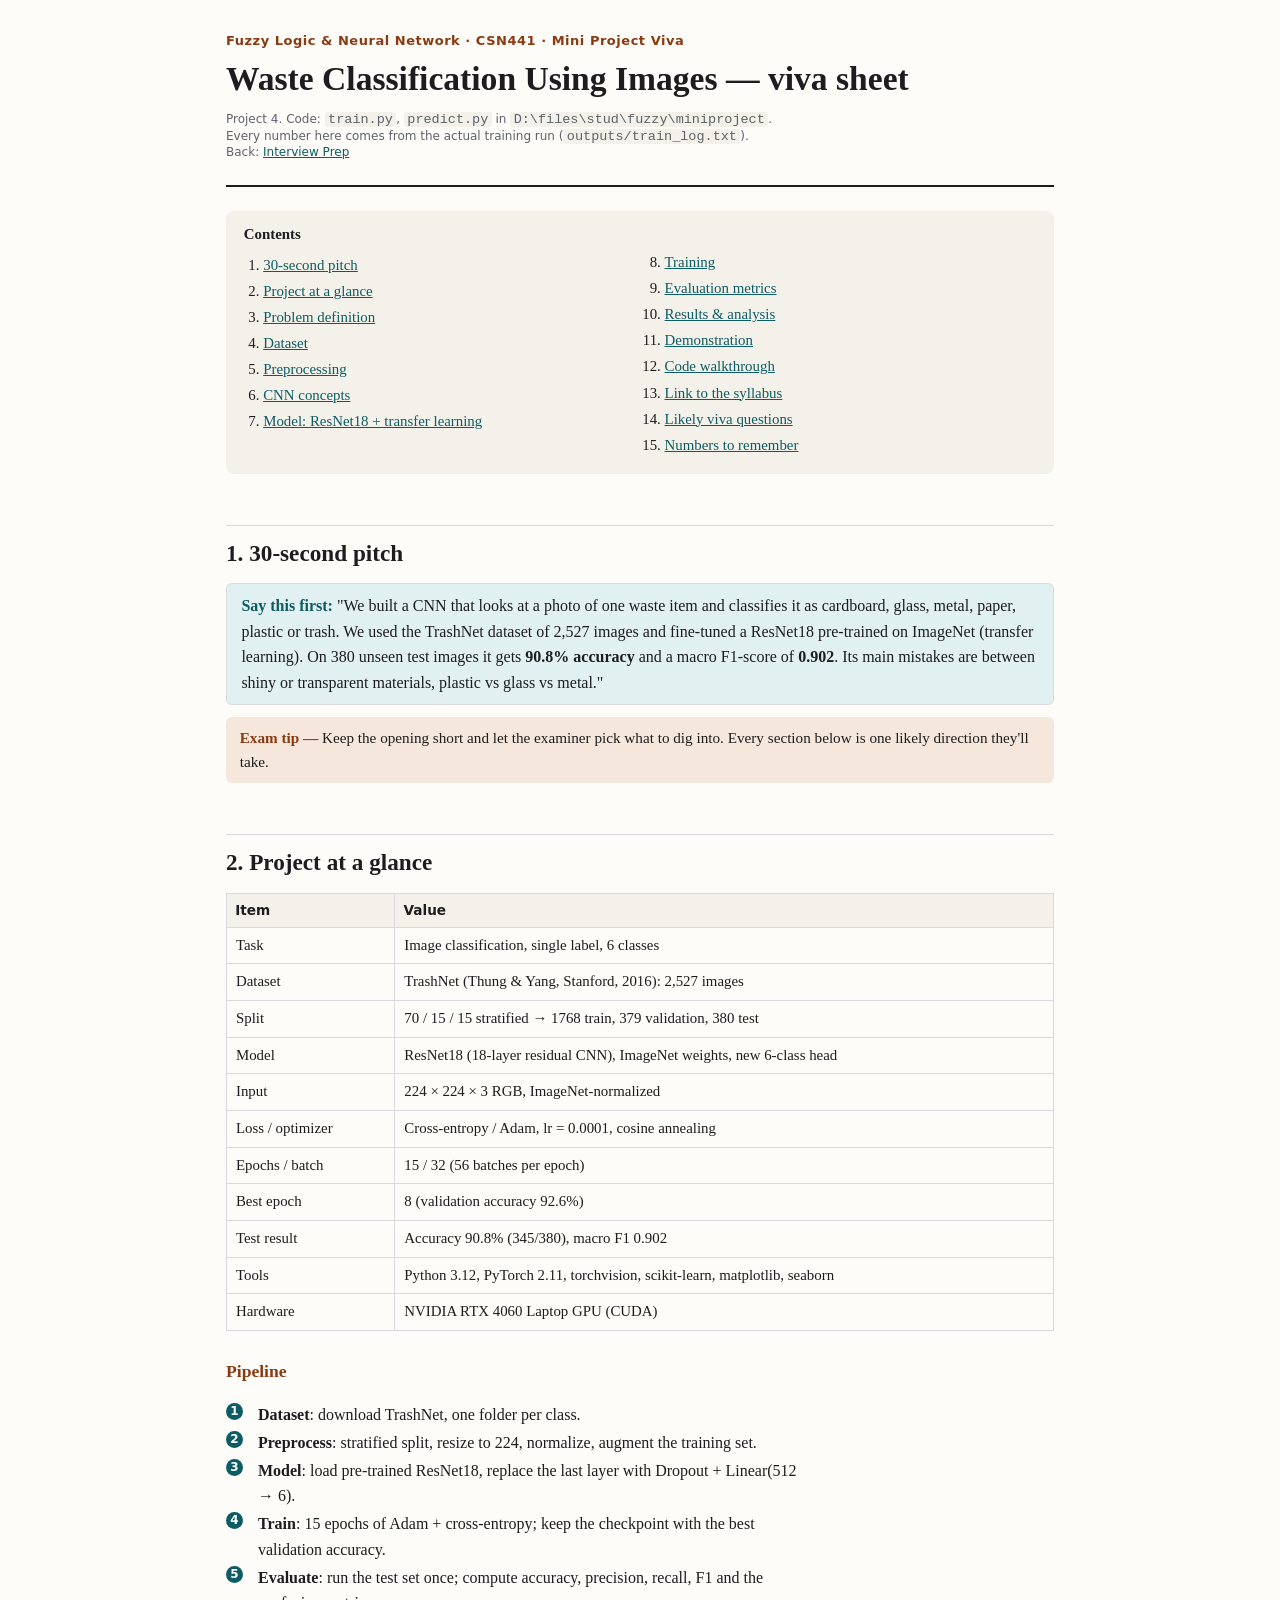
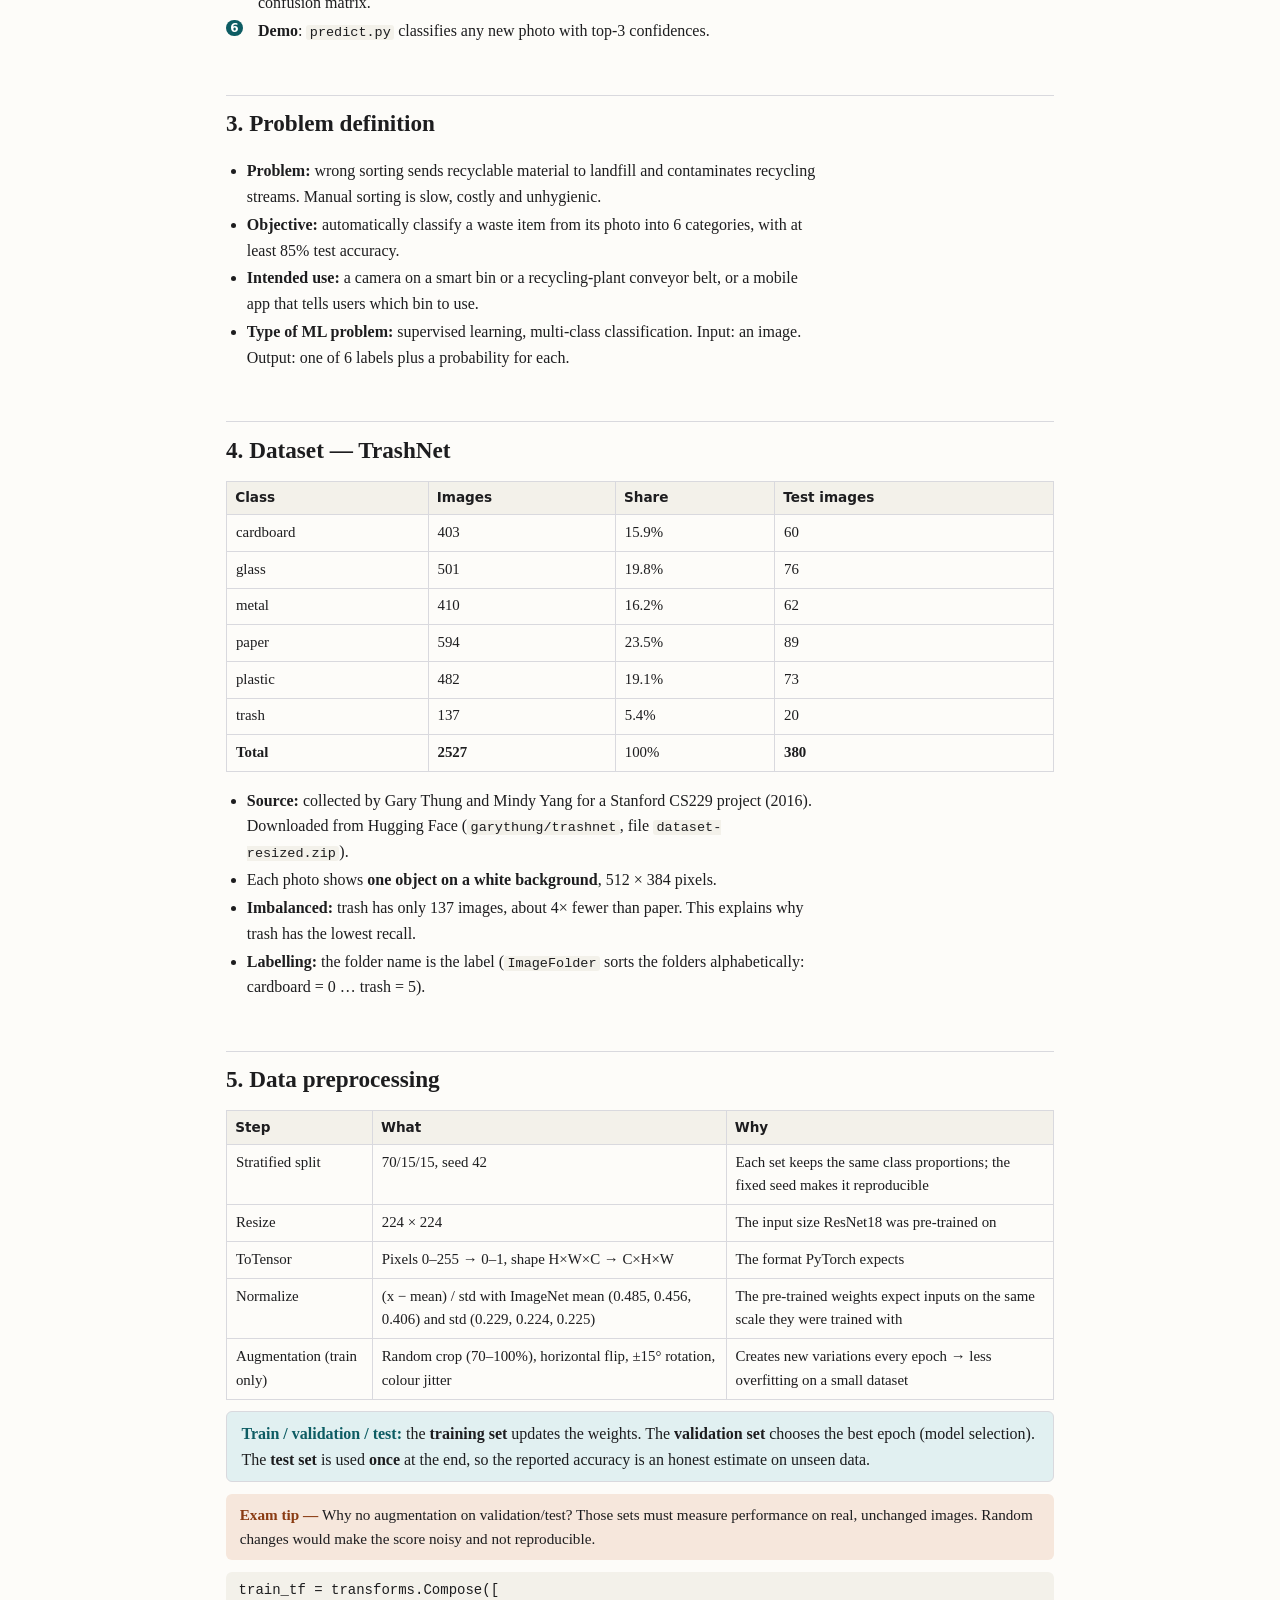
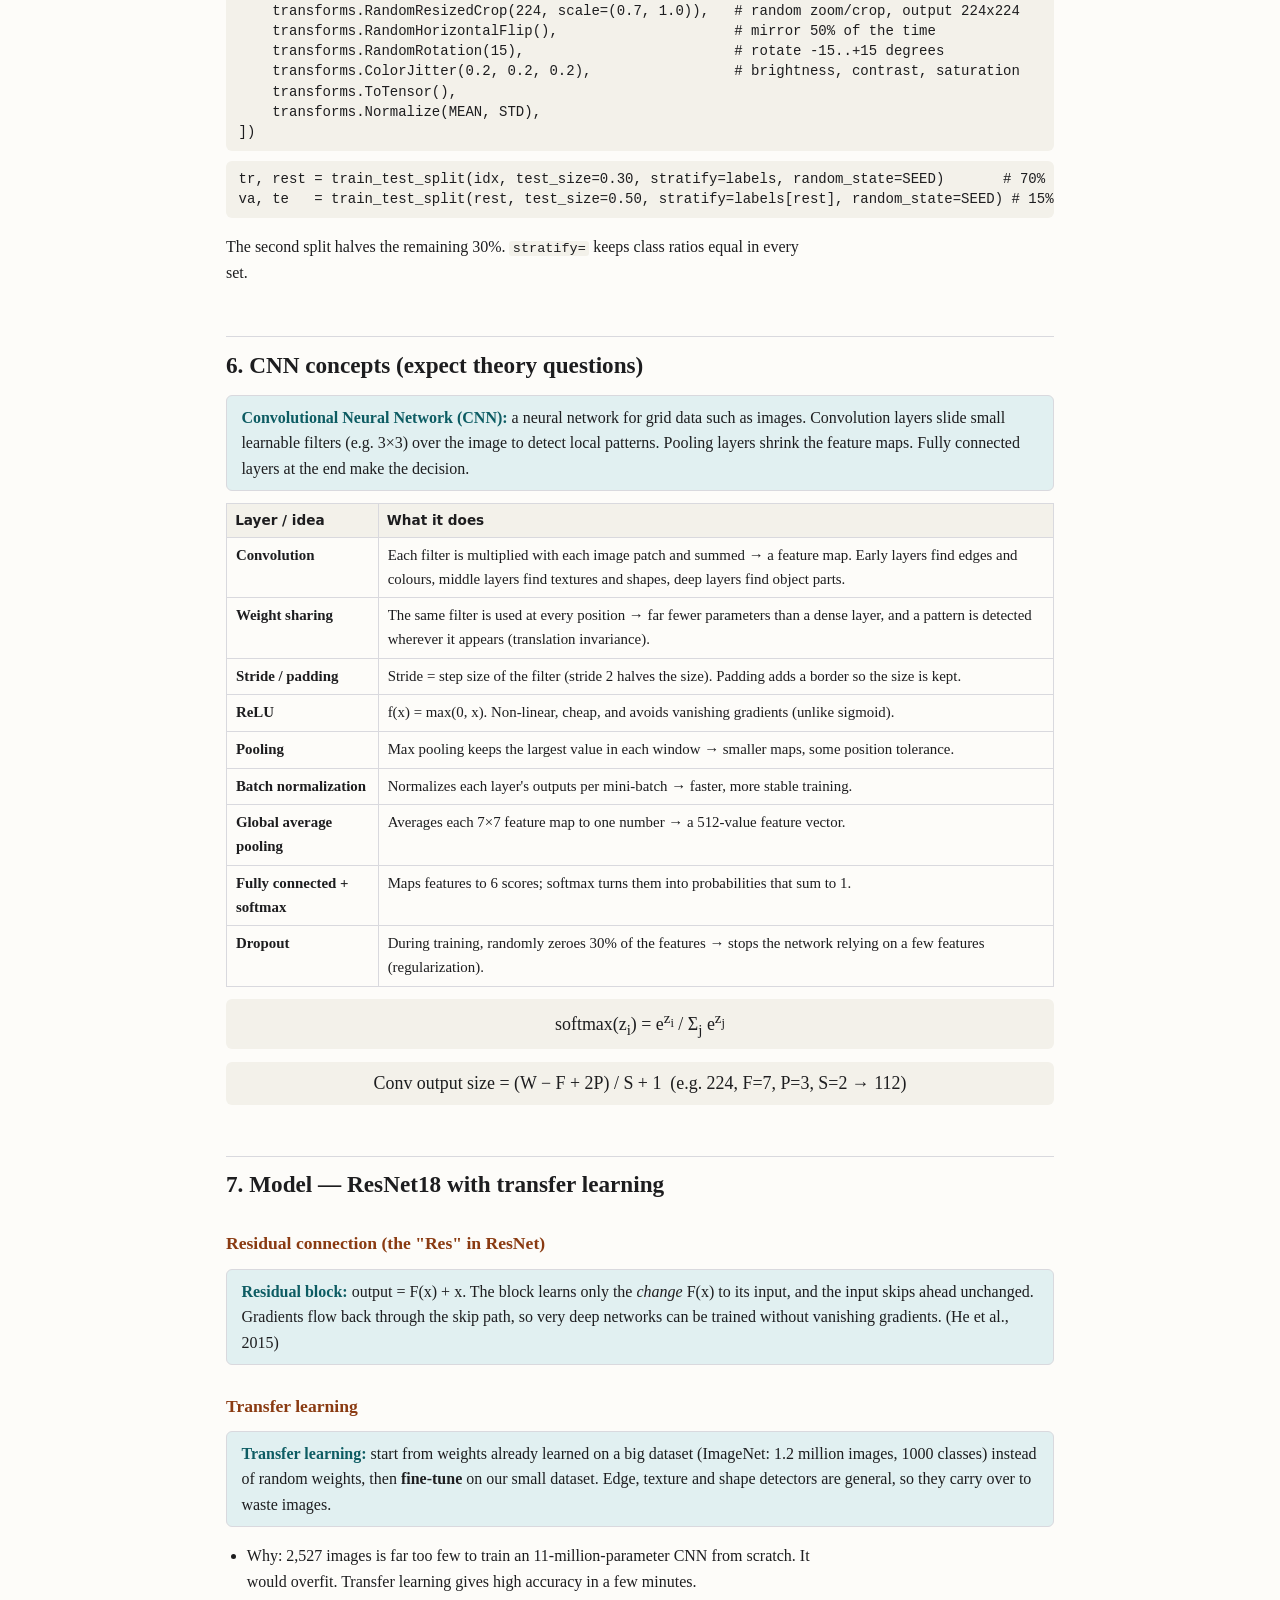
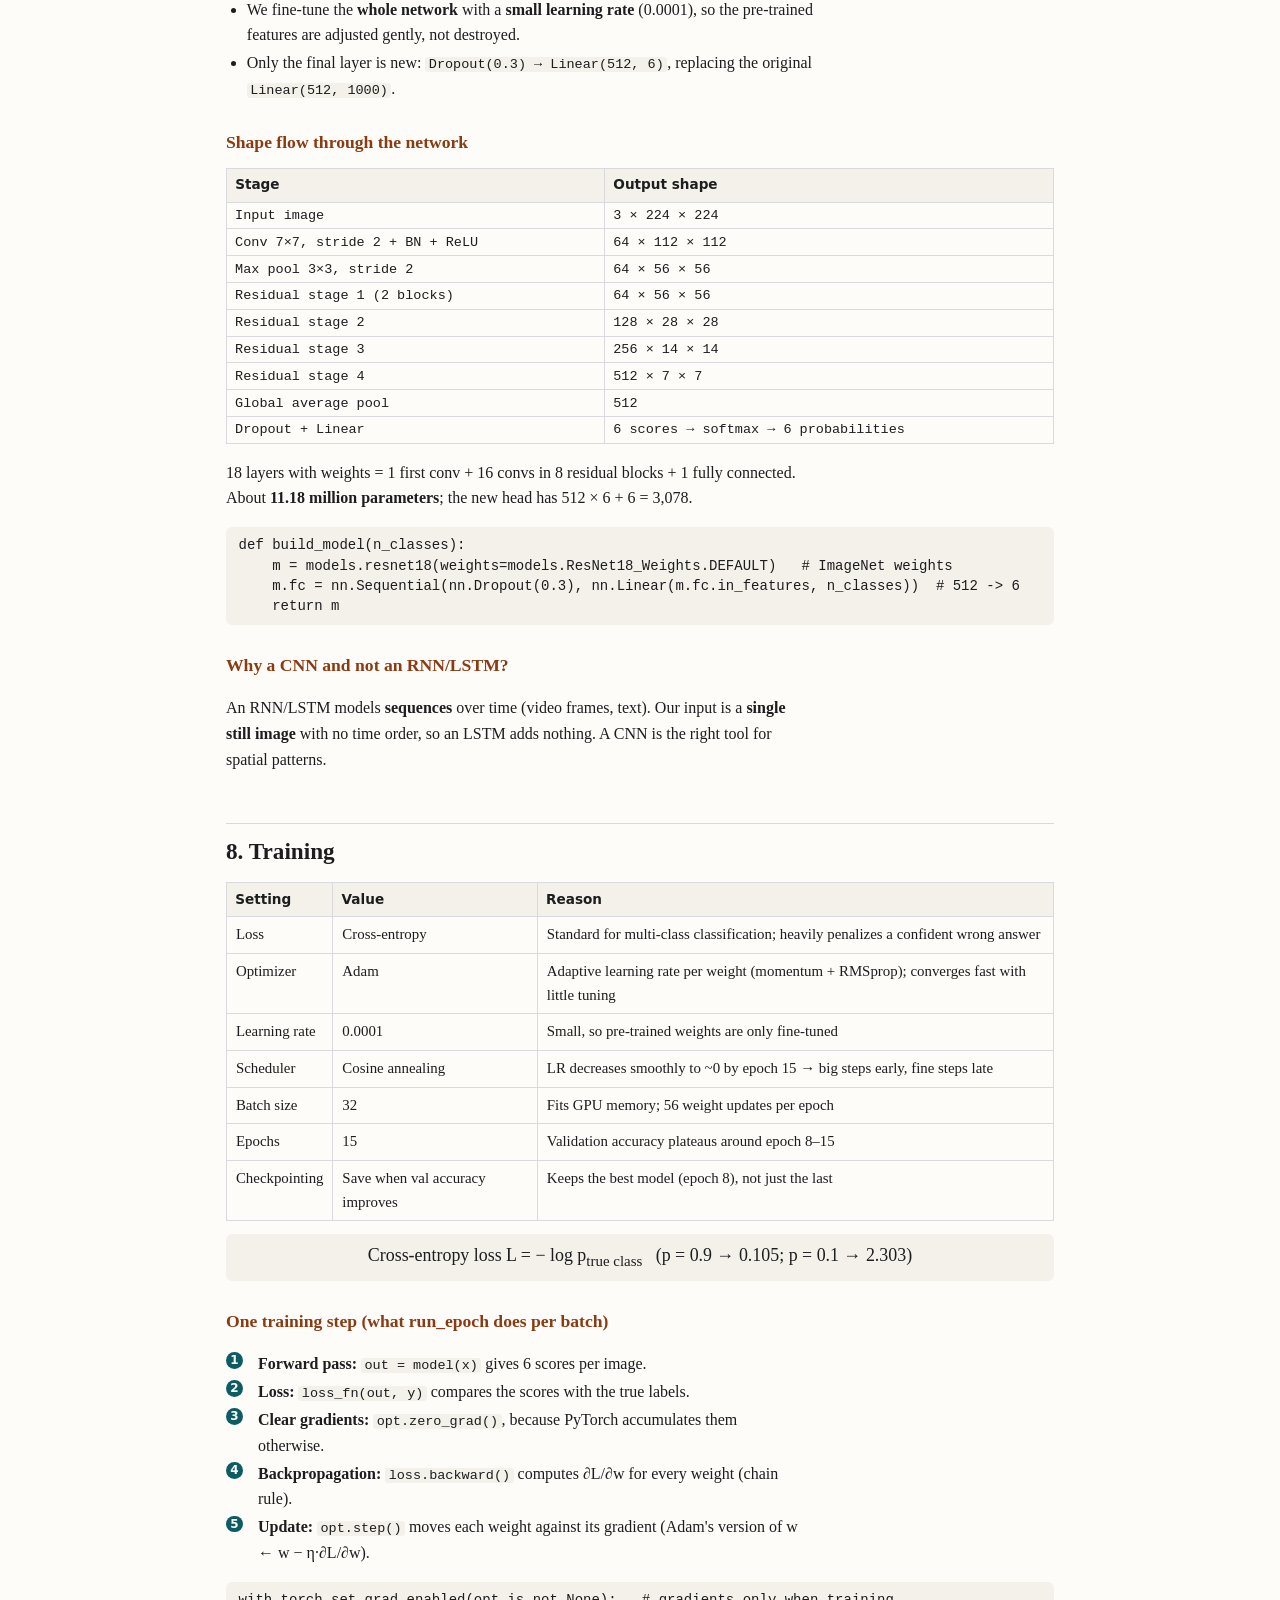
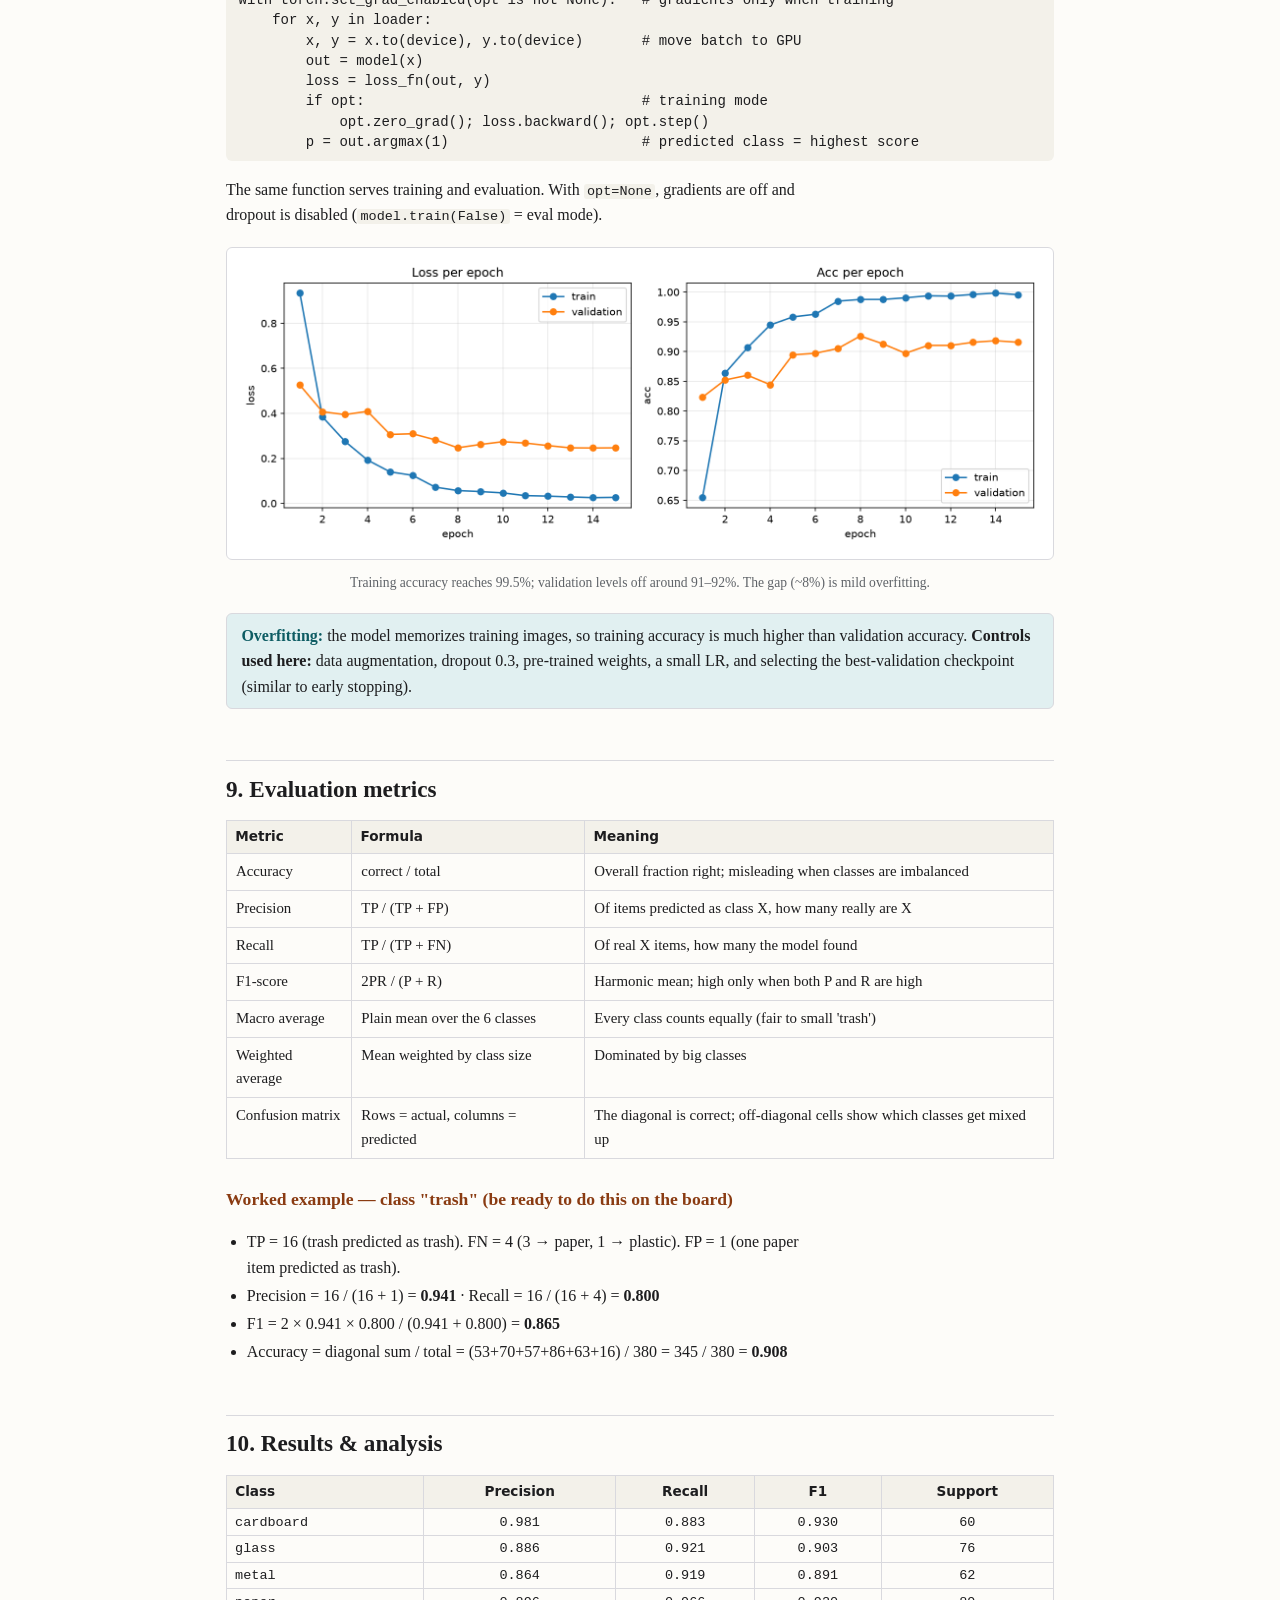
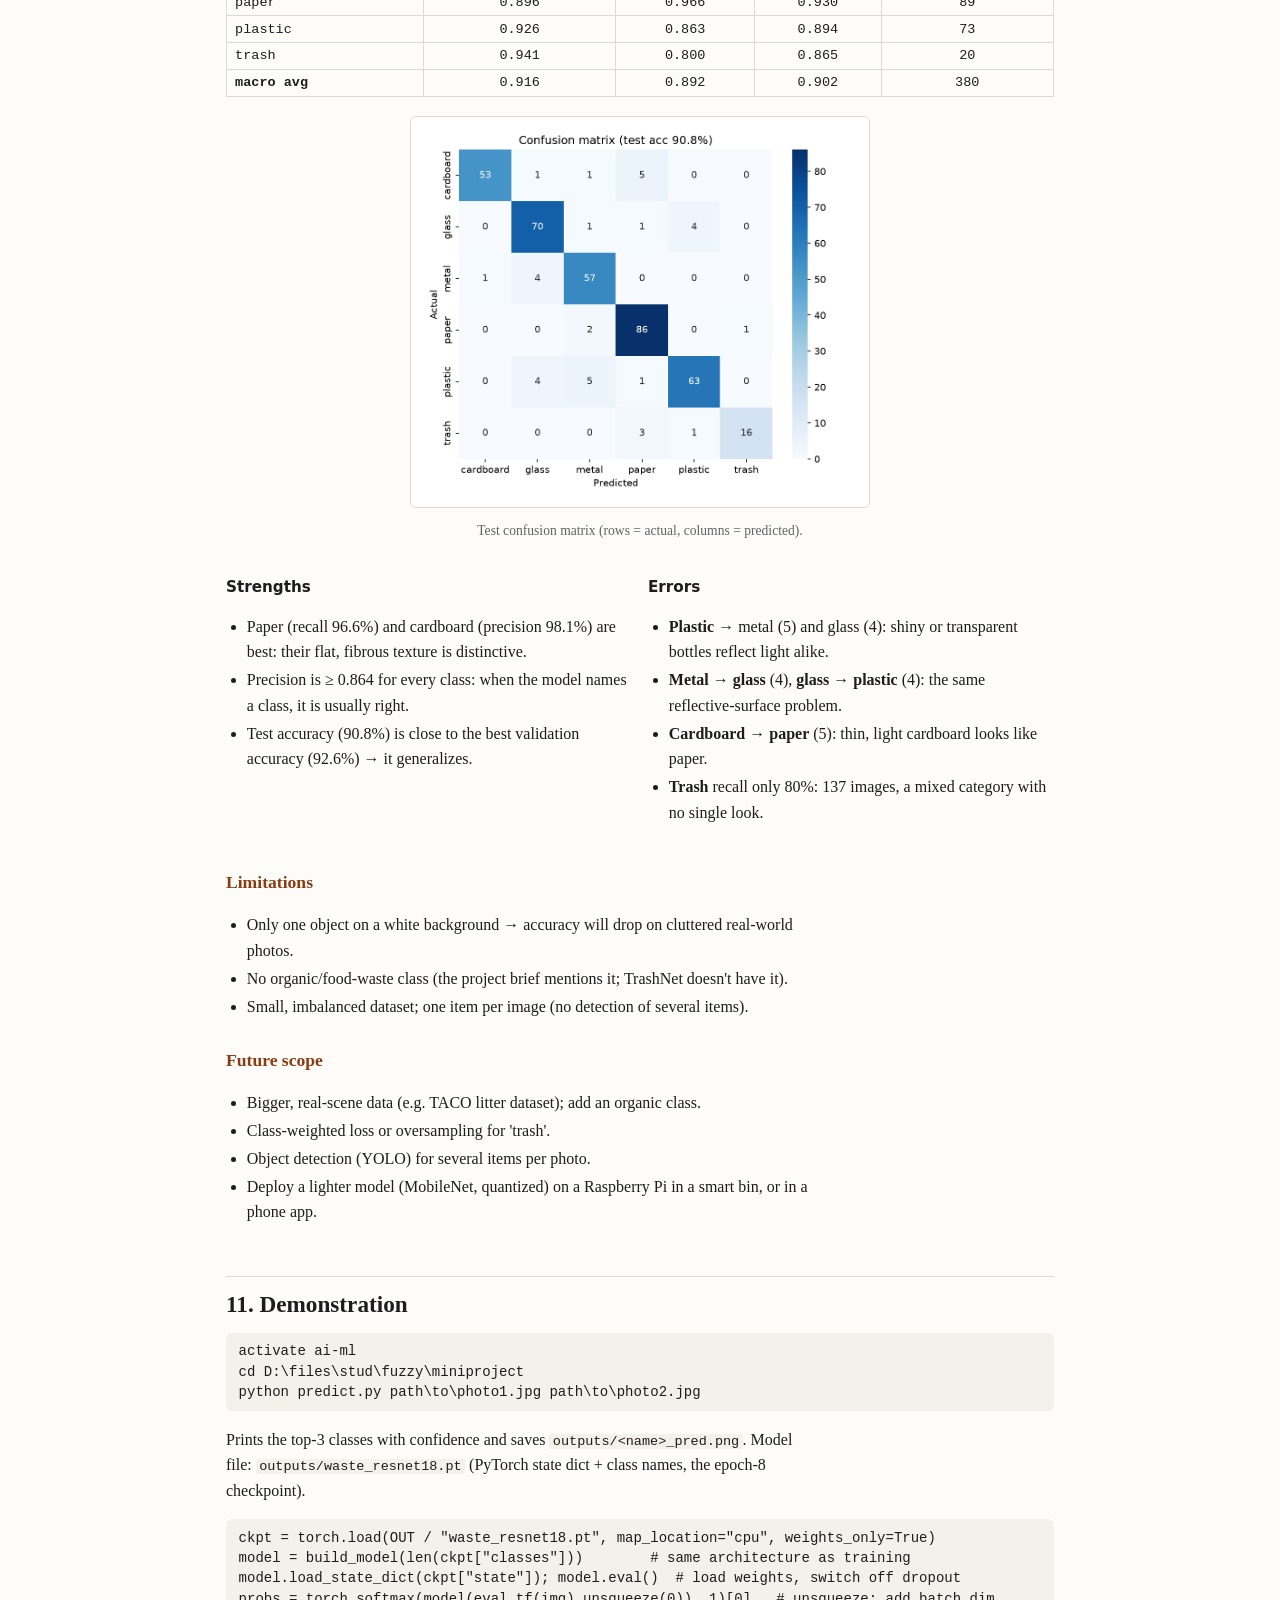
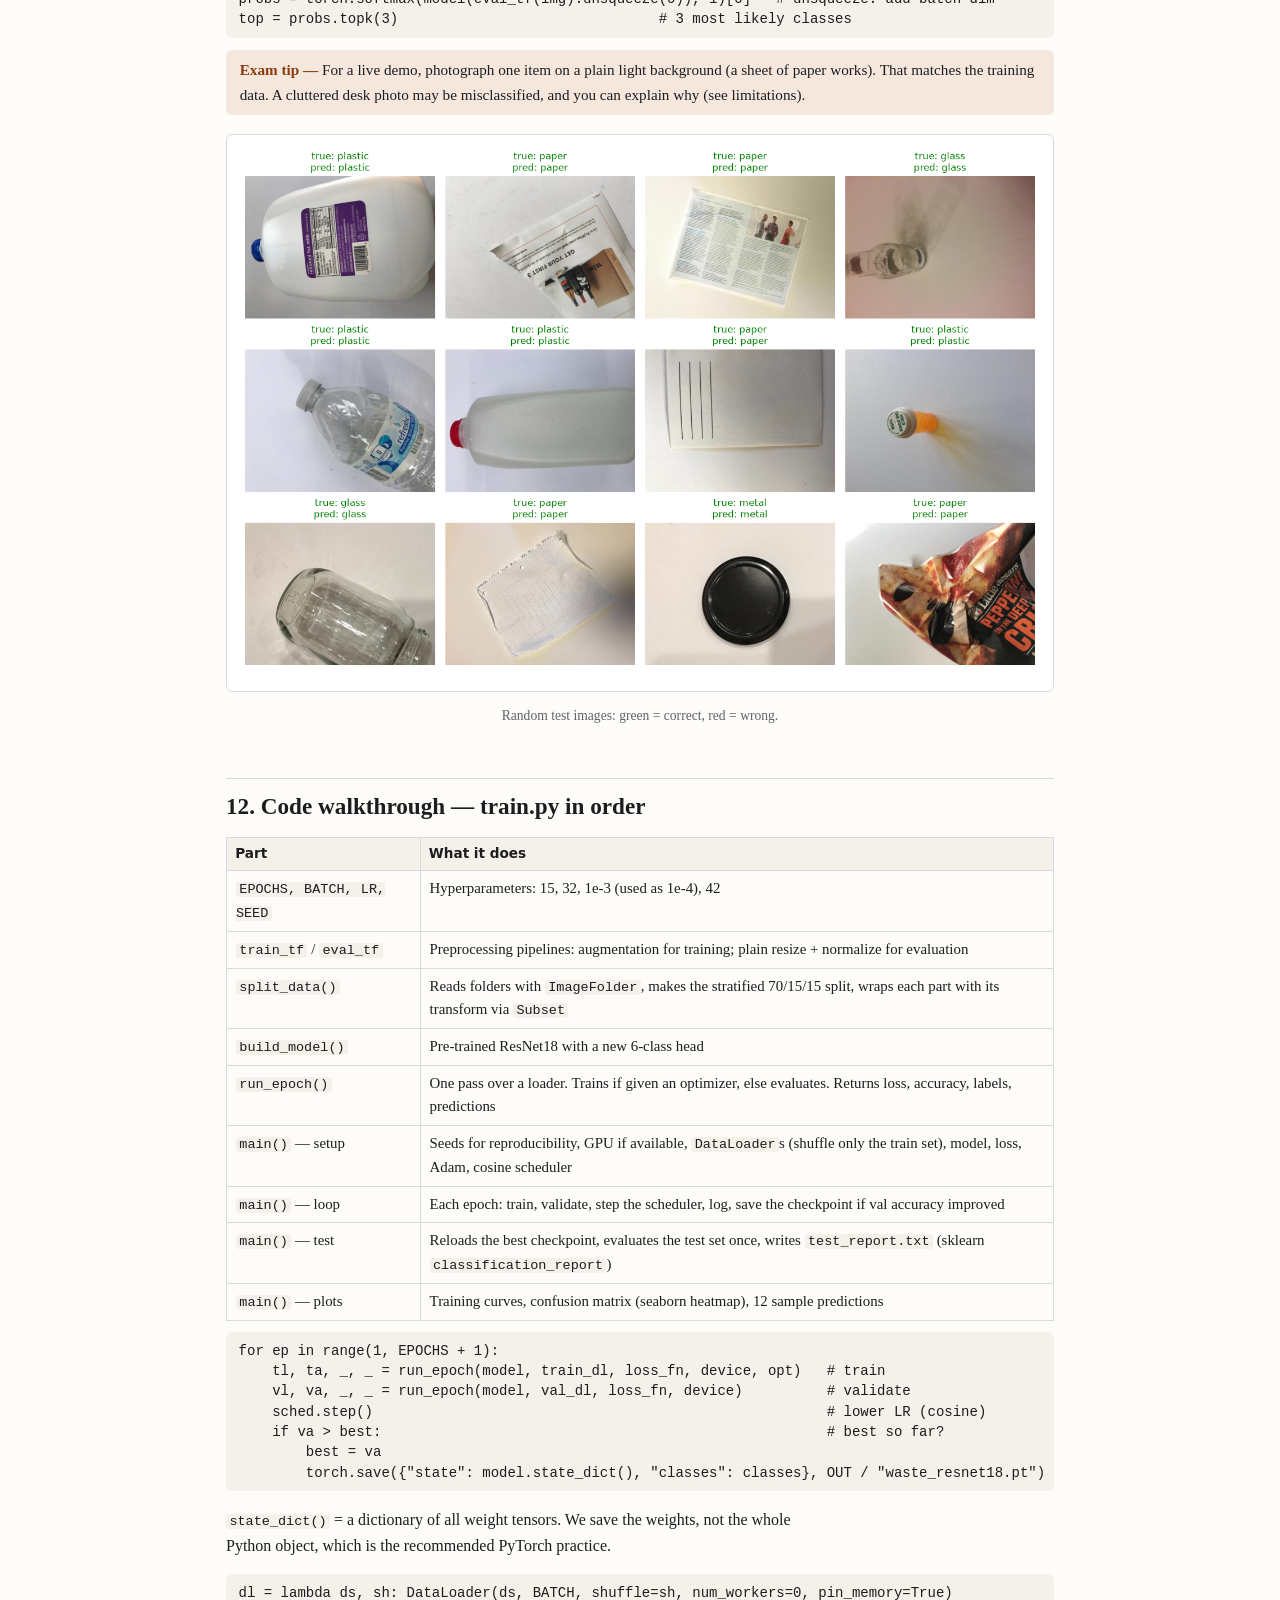
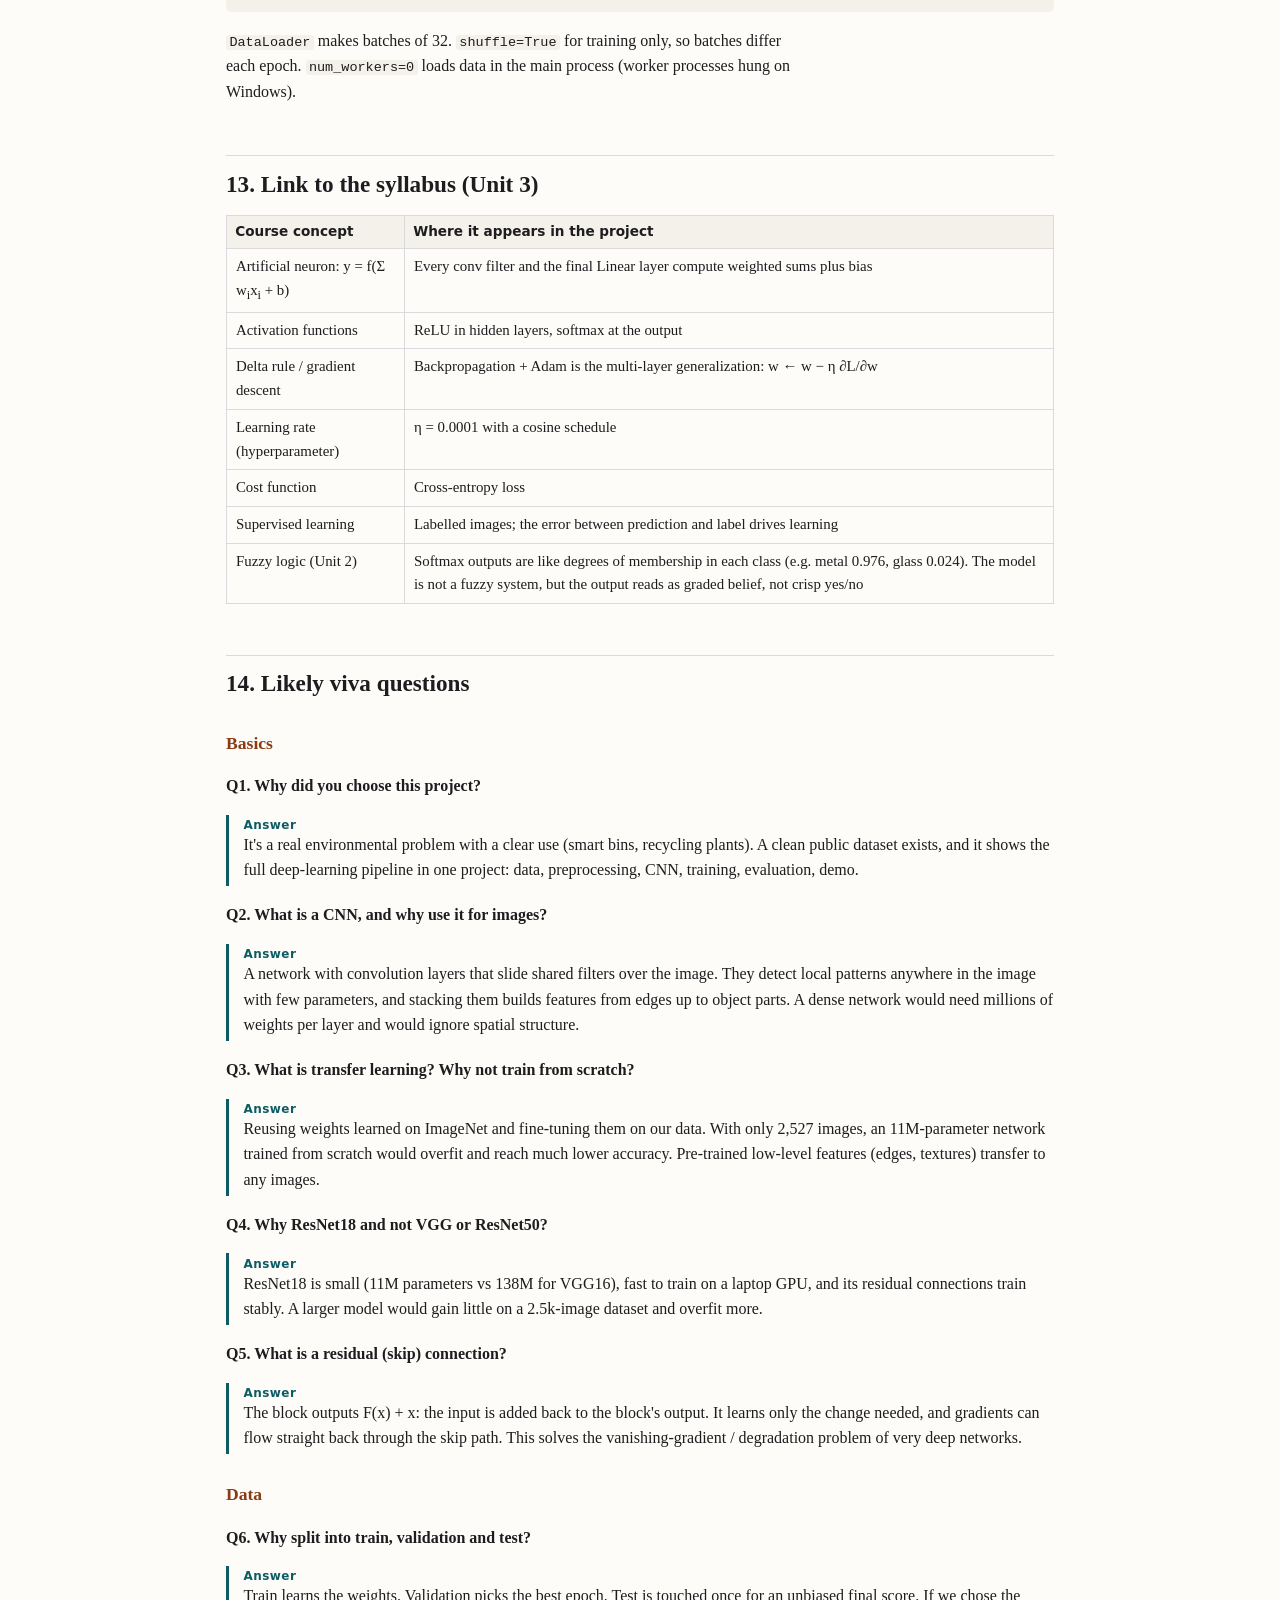
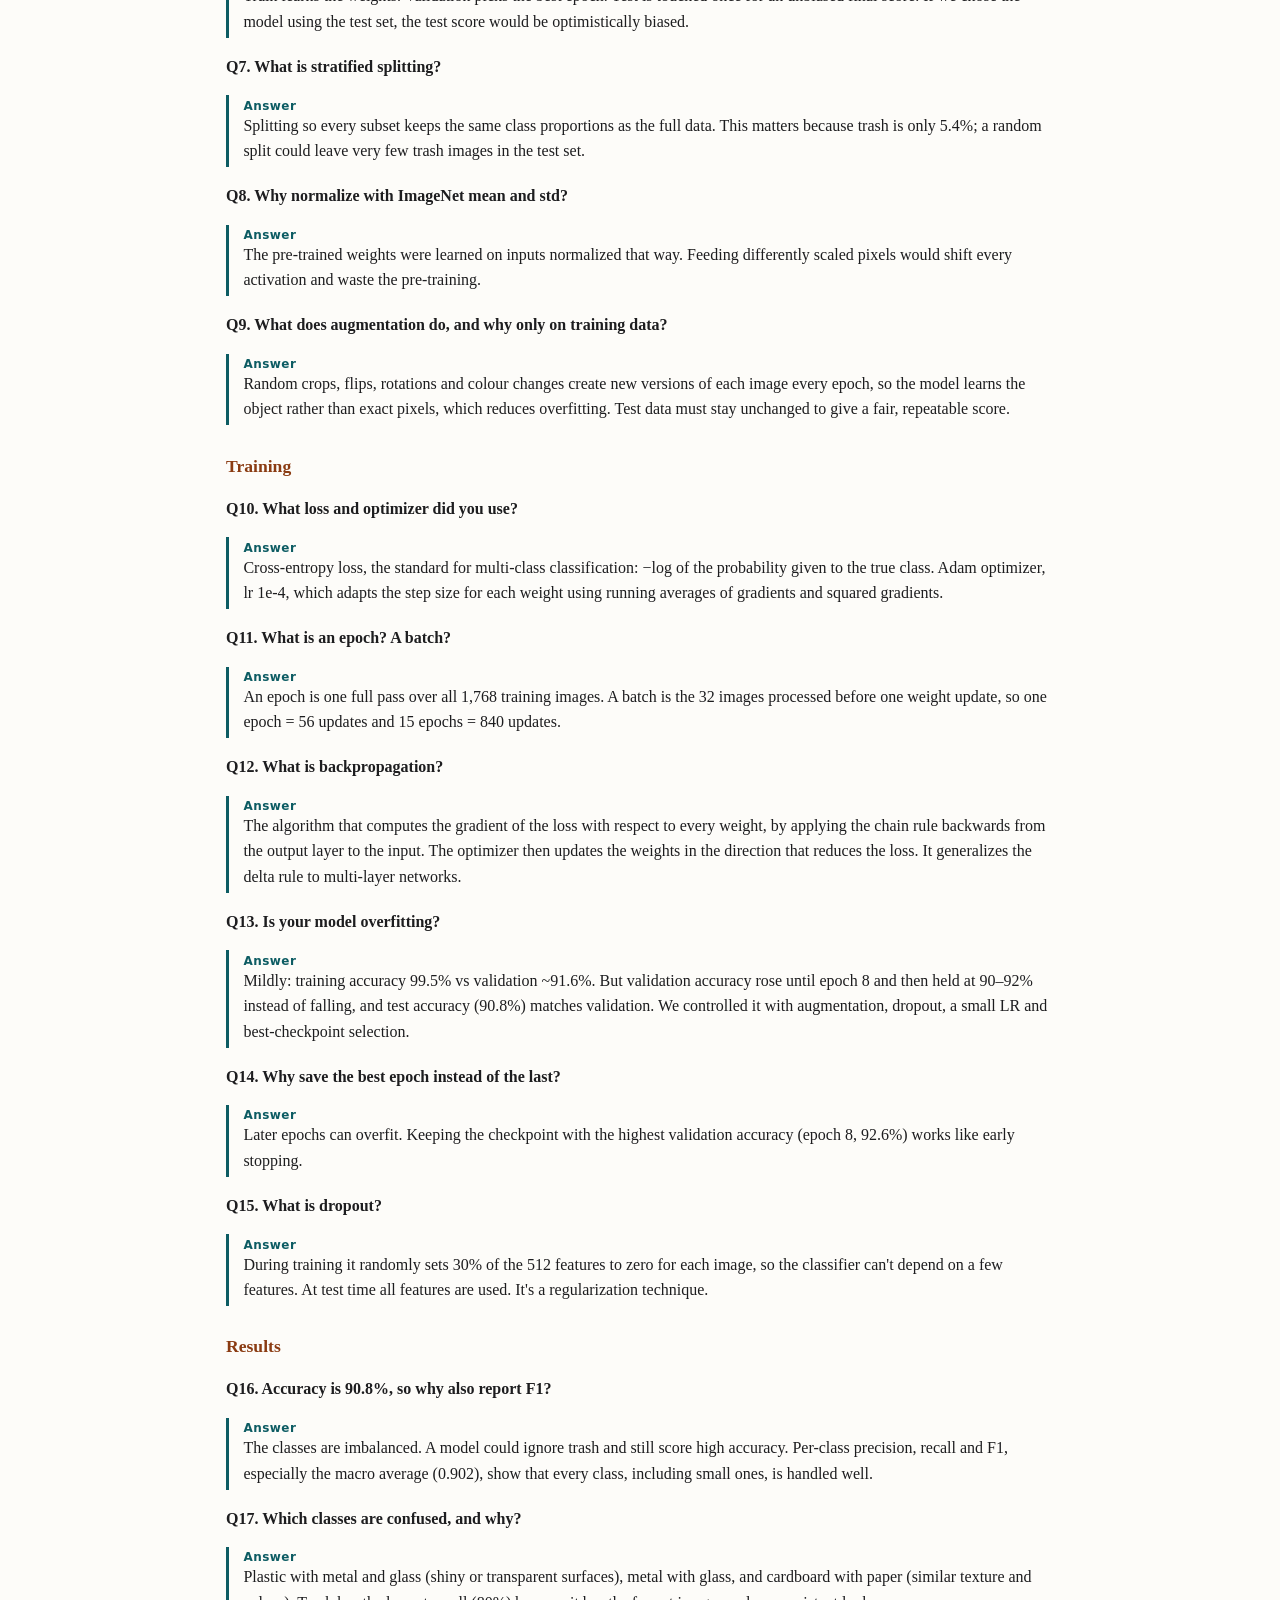
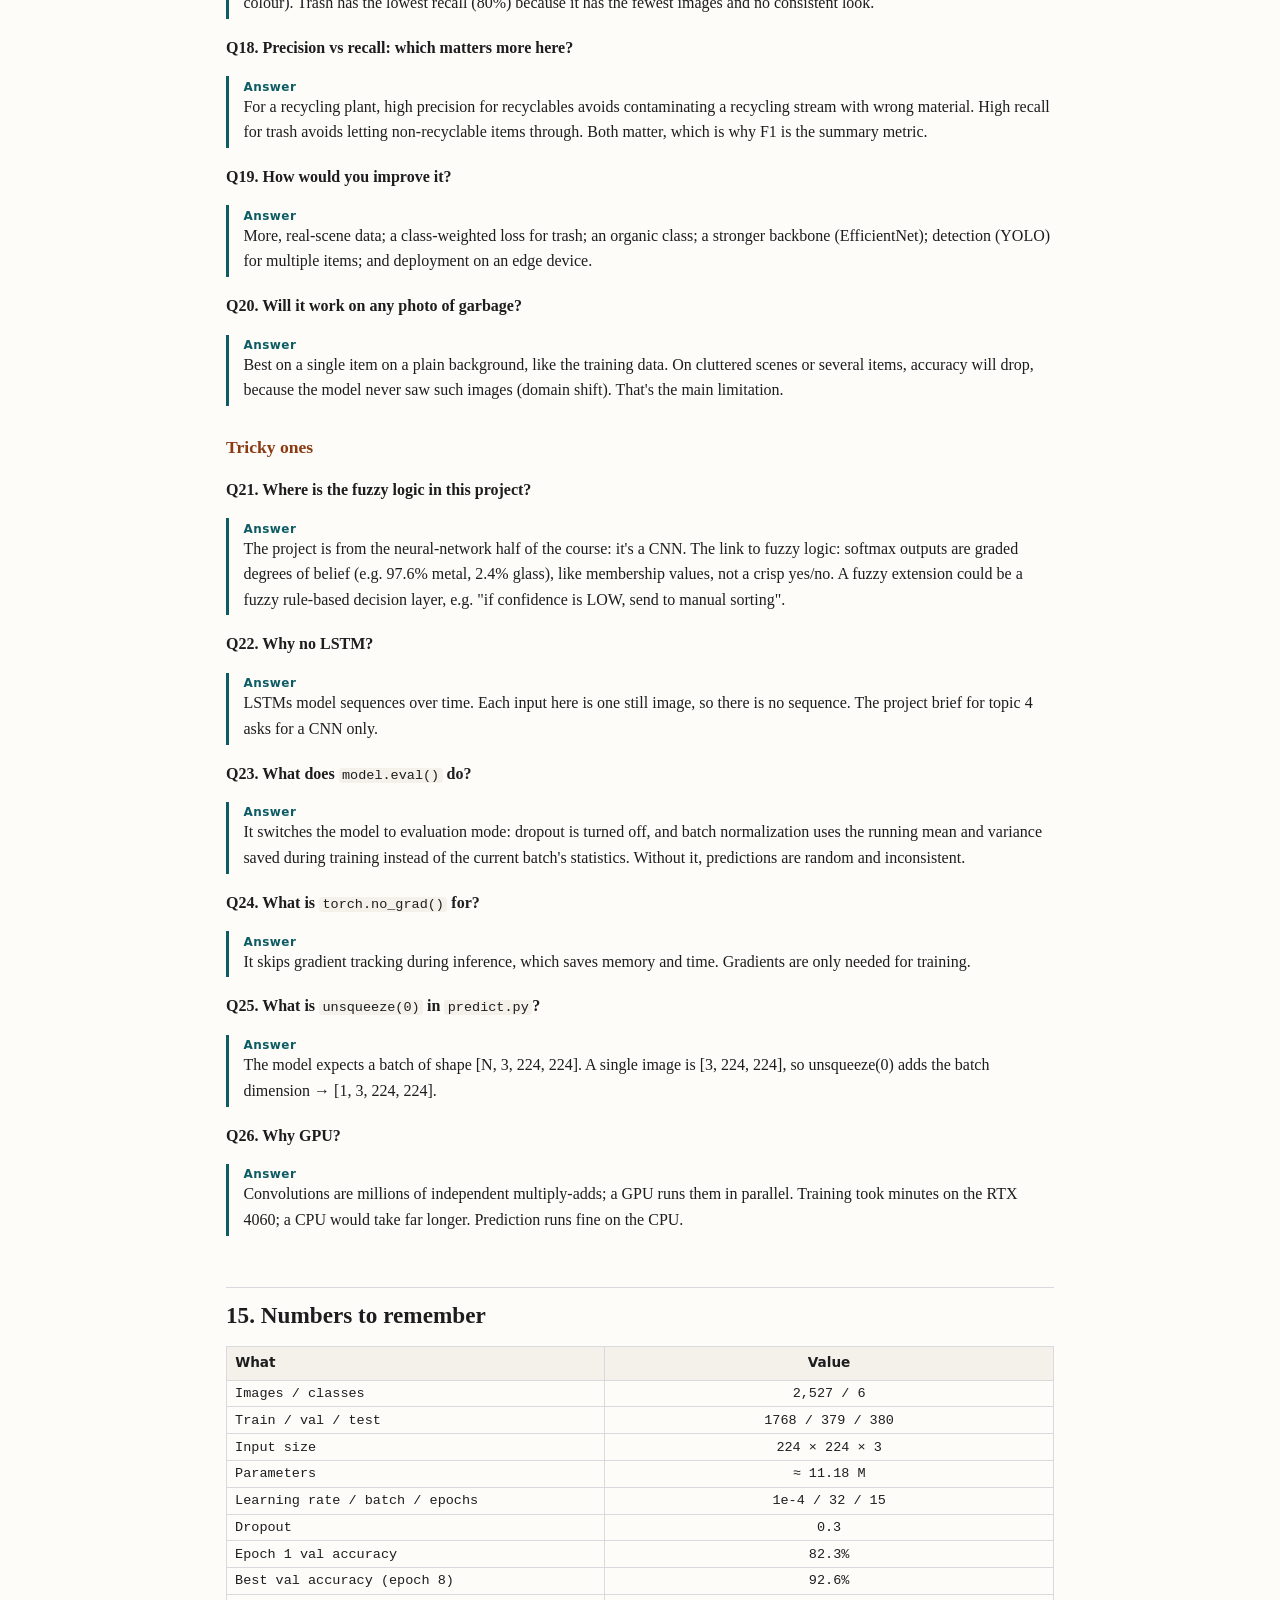
<file: viva-sheet.html>
<!doctype html>
<html lang="en">
<head>
<meta charset="utf-8">
<meta name="viewport" content="width=device-width,initial-scale=1">
<title>Mini Project Viva Sheet — Fuzzy Logic &amp; Neural Network</title>
<link rel="stylesheet" href="assets/fuzzy-notes.css">
</head>
<body>
<main>
<header class="unit">
  <div class="kicker">Fuzzy Logic &amp; Neural Network · CSN441 · Mini Project Viva</div>
  <h1>Waste Classification Using Images — viva sheet</h1>
  <p class="src">Project 4. Code: <code>train.py</code>, <code>predict.py</code> in <code>D:\files\stud\fuzzy\miniproject</code>. Every number here comes from the actual training run (<code>outputs/train_log.txt</code>). Back: <a href="index.html">Interview Prep</a></p>
</header>

<nav class="toc"><b>Contents</b>
<ol>
  <li><a href="#pitch">30-second pitch</a></li>
  <li><a href="#glance">Project at a glance</a></li>
  <li><a href="#problem">Problem definition</a></li>
  <li><a href="#data">Dataset</a></li>
  <li><a href="#prep">Preprocessing</a></li>
  <li><a href="#cnn">CNN concepts</a></li>
  <li><a href="#model">Model: ResNet18 + transfer learning</a></li>
  <li><a href="#train">Training</a></li>
  <li><a href="#eval">Evaluation metrics</a></li>
  <li><a href="#results">Results &amp; analysis</a></li>
  <li><a href="#demo">Demonstration</a></li>
  <li><a href="#code">Code walkthrough</a></li>
  <li><a href="#syllabus">Link to the syllabus</a></li>
  <li><a href="#qa">Likely viva questions</a></li>
  <li><a href="#nums">Numbers to remember</a></li>
</ol></nav>

<!-- ============================================================ -->
<h2 id="pitch">1. 30-second pitch</h2>
<div class="def"><b>Say this first:</b> "We built a CNN that looks at a photo of one waste item and classifies it as cardboard, glass, metal, paper, plastic or trash. We used the TrashNet dataset of 2,527 images and fine-tuned a ResNet18 pre-trained on ImageNet (transfer learning). On 380 unseen test images it gets <b>90.8% accuracy</b> and a macro F1-score of <b>0.902</b>. Its main mistakes are between shiny or transparent materials, plastic vs glass vs metal."</div>
<div class="tip">Keep the opening short and let the examiner pick what to dig into. Every section below is one likely direction they'll take.</div>

<!-- ============================================================ -->
<h2 id="glance">2. Project at a glance</h2>
<table>
<tr><th>Item</th><th>Value</th></tr>
<tr><td>Task</td><td>Image classification, single label, 6 classes</td></tr>
<tr><td>Dataset</td><td>TrashNet (Thung &amp; Yang, Stanford, 2016): 2,527 images</td></tr>
<tr><td>Split</td><td>70 / 15 / 15 stratified → 1768 train, 379 validation, 380 test</td></tr>
<tr><td>Model</td><td>ResNet18 (18-layer residual CNN), ImageNet weights, new 6-class head</td></tr>
<tr><td>Input</td><td>224 × 224 × 3 RGB, ImageNet-normalized</td></tr>
<tr><td>Loss / optimizer</td><td>Cross-entropy / Adam, lr = 0.0001, cosine annealing</td></tr>
<tr><td>Epochs / batch</td><td>15 / 32 (56 batches per epoch)</td></tr>
<tr><td>Best epoch</td><td>8 (validation accuracy 92.6%)</td></tr>
<tr><td>Test result</td><td>Accuracy 90.8% (345/380), macro F1 0.902</td></tr>
<tr><td>Tools</td><td>Python 3.12, PyTorch 2.11, torchvision, scikit-learn, matplotlib, seaborn</td></tr>
<tr><td>Hardware</td><td>NVIDIA RTX 4060 Laptop GPU (CUDA)</td></tr>
</table>

<h3>Pipeline</h3>
<ol class="steps">
  <li><b>Dataset</b>: download TrashNet, one folder per class.</li>
  <li><b>Preprocess</b>: stratified split, resize to 224, normalize, augment the training set.</li>
  <li><b>Model</b>: load pre-trained ResNet18, replace the last layer with Dropout + Linear(512 → 6).</li>
  <li><b>Train</b>: 15 epochs of Adam + cross-entropy; keep the checkpoint with the best validation accuracy.</li>
  <li><b>Evaluate</b>: run the test set once; compute accuracy, precision, recall, F1 and the confusion matrix.</li>
  <li><b>Demo</b>: <code>predict.py</code> classifies any new photo with top-3 confidences.</li>
</ol>

<!-- ============================================================ -->
<h2 id="problem">3. Problem definition</h2>
<ul>
  <li><b>Problem:</b> wrong sorting sends recyclable material to landfill and contaminates recycling streams. Manual sorting is slow, costly and unhygienic.</li>
  <li><b>Objective:</b> automatically classify a waste item from its photo into 6 categories, with at least 85% test accuracy.</li>
  <li><b>Intended use:</b> a camera on a smart bin or a recycling-plant conveyor belt, or a mobile app that tells users which bin to use.</li>
  <li><b>Type of ML problem:</b> supervised learning, multi-class classification. Input: an image. Output: one of 6 labels plus a probability for each.</li>
</ul>

<!-- ============================================================ -->
<h2 id="data">4. Dataset — TrashNet</h2>
<table>
<tr><th>Class</th><th>Images</th><th>Share</th><th>Test images</th></tr>
<tr><td>cardboard</td><td>403</td><td>15.9%</td><td>60</td></tr>
<tr><td>glass</td><td>501</td><td>19.8%</td><td>76</td></tr>
<tr><td>metal</td><td>410</td><td>16.2%</td><td>62</td></tr>
<tr><td>paper</td><td>594</td><td>23.5%</td><td>89</td></tr>
<tr><td>plastic</td><td>482</td><td>19.1%</td><td>73</td></tr>
<tr><td>trash</td><td>137</td><td>5.4%</td><td>20</td></tr>
<tr><td><b>Total</b></td><td><b>2527</b></td><td>100%</td><td><b>380</b></td></tr>
</table>
<ul>
  <li><b>Source:</b> collected by Gary Thung and Mindy Yang for a Stanford CS229 project (2016). Downloaded from Hugging Face (<code>garythung/trashnet</code>, file <code>dataset-resized.zip</code>).</li>
  <li>Each photo shows <b>one object on a white background</b>, 512 × 384 pixels.</li>
  <li><b>Imbalanced:</b> trash has only 137 images, about 4× fewer than paper. This explains why trash has the lowest recall.</li>
  <li><b>Labelling:</b> the folder name is the label (<code>ImageFolder</code> sorts the folders alphabetically: cardboard = 0 … trash = 5).</li>
</ul>

<!-- ============================================================ -->
<h2 id="prep">5. Data preprocessing</h2>
<table>
<tr><th>Step</th><th>What</th><th>Why</th></tr>
<tr><td>Stratified split</td><td>70/15/15, seed 42</td><td>Each set keeps the same class proportions; the fixed seed makes it reproducible</td></tr>
<tr><td>Resize</td><td>224 × 224</td><td>The input size ResNet18 was pre-trained on</td></tr>
<tr><td>ToTensor</td><td>Pixels 0–255 → 0–1, shape H×W×C → C×H×W</td><td>The format PyTorch expects</td></tr>
<tr><td>Normalize</td><td>(x − mean) / std with ImageNet mean (0.485, 0.456, 0.406) and std (0.229, 0.224, 0.225)</td><td>The pre-trained weights expect inputs on the same scale they were trained with</td></tr>
<tr><td>Augmentation (train only)</td><td>Random crop (70–100%), horizontal flip, ±15° rotation, colour jitter</td><td>Creates new variations every epoch → less overfitting on a small dataset</td></tr>
</table>
<div class="def"><b>Train / validation / test:</b> the <b>training set</b> updates the weights. The <b>validation set</b> chooses the best epoch (model selection). The <b>test set</b> is used <b>once</b> at the end, so the reported accuracy is an honest estimate on unseen data.</div>
<div class="tip">Why no augmentation on validation/test? Those sets must measure performance on real, unchanged images. Random changes would make the score noisy and not reproducible.</div>
<pre>train_tf = transforms.Compose([
    transforms.RandomResizedCrop(224, scale=(0.7, 1.0)),   # random zoom/crop, output 224x224
    transforms.RandomHorizontalFlip(),                     # mirror 50% of the time
    transforms.RandomRotation(15),                         # rotate -15..+15 degrees
    transforms.ColorJitter(0.2, 0.2, 0.2),                 # brightness, contrast, saturation
    transforms.ToTensor(),
    transforms.Normalize(MEAN, STD),
])</pre>
<pre>tr, rest = train_test_split(idx, test_size=0.30, stratify=labels, random_state=SEED)       # 70% train
va, te   = train_test_split(rest, test_size=0.50, stratify=labels[rest], random_state=SEED) # 15% / 15%</pre>
<p>The second split halves the remaining 30%. <code>stratify=</code> keeps class ratios equal in every set.</p>

<!-- ============================================================ -->
<h2 id="cnn">6. CNN concepts (expect theory questions)</h2>
<div class="def"><b>Convolutional Neural Network (CNN):</b> a neural network for grid data such as images. Convolution layers slide small learnable filters (e.g. 3×3) over the image to detect local patterns. Pooling layers shrink the feature maps. Fully connected layers at the end make the decision.</div>
<table>
<tr><th>Layer / idea</th><th>What it does</th></tr>
<tr><td><b>Convolution</b></td><td>Each filter is multiplied with each image patch and summed → a feature map. Early layers find edges and colours, middle layers find textures and shapes, deep layers find object parts.</td></tr>
<tr><td><b>Weight sharing</b></td><td>The same filter is used at every position → far fewer parameters than a dense layer, and a pattern is detected wherever it appears (translation invariance).</td></tr>
<tr><td><b>Stride / padding</b></td><td>Stride = step size of the filter (stride 2 halves the size). Padding adds a border so the size is kept.</td></tr>
<tr><td><b>ReLU</b></td><td>f(x) = max(0, x). Non-linear, cheap, and avoids vanishing gradients (unlike sigmoid).</td></tr>
<tr><td><b>Pooling</b></td><td>Max pooling keeps the largest value in each window → smaller maps, some position tolerance.</td></tr>
<tr><td><b>Batch normalization</b></td><td>Normalizes each layer's outputs per mini-batch → faster, more stable training.</td></tr>
<tr><td><b>Global average pooling</b></td><td>Averages each 7×7 feature map to one number → a 512-value feature vector.</td></tr>
<tr><td><b>Fully connected + softmax</b></td><td>Maps features to 6 scores; softmax turns them into probabilities that sum to 1.</td></tr>
<tr><td><b>Dropout</b></td><td>During training, randomly zeroes 30% of the features → stops the network relying on a few features (regularization).</td></tr>
</table>
<span class="eq">softmax(z<sub>i</sub>) = e<sup>z<sub>i</sub></sup> / Σ<sub>j</sub> e<sup>z<sub>j</sub></sup></span>
<span class="eq">Conv output size = (W − F + 2P) / S + 1  &nbsp;(e.g. 224, F=7, P=3, S=2 → 112)</span>

<!-- ============================================================ -->
<h2 id="model">7. Model — ResNet18 with transfer learning</h2>
<h3>Residual connection (the "Res" in ResNet)</h3>
<div class="def"><b>Residual block:</b> output = F(x) + x. The block learns only the <i>change</i> F(x) to its input, and the input skips ahead unchanged. Gradients flow back through the skip path, so very deep networks can be trained without vanishing gradients. (He et al., 2015)</div>
<h3>Transfer learning</h3>
<div class="def"><b>Transfer learning:</b> start from weights already learned on a big dataset (ImageNet: 1.2 million images, 1000 classes) instead of random weights, then <b>fine-tune</b> on our small dataset. Edge, texture and shape detectors are general, so they carry over to waste images.</div>
<ul>
  <li>Why: 2,527 images is far too few to train an 11-million-parameter CNN from scratch. It would overfit. Transfer learning gives high accuracy in a few minutes.</li>
  <li>We fine-tune the <b>whole network</b> with a <b>small learning rate</b> (0.0001), so the pre-trained features are adjusted gently, not destroyed.</li>
  <li>Only the final layer is new: <code>Dropout(0.3) → Linear(512, 6)</code>, replacing the original <code>Linear(512, 1000)</code>.</li>
</ul>
<h3>Shape flow through the network</h3>
<table class="mono">
<tr><th>Stage</th><th>Output shape</th></tr>
<tr><td>Input image</td><td>3 × 224 × 224</td></tr>
<tr><td>Conv 7×7, stride 2 + BN + ReLU</td><td>64 × 112 × 112</td></tr>
<tr><td>Max pool 3×3, stride 2</td><td>64 × 56 × 56</td></tr>
<tr><td>Residual stage 1 (2 blocks)</td><td>64 × 56 × 56</td></tr>
<tr><td>Residual stage 2</td><td>128 × 28 × 28</td></tr>
<tr><td>Residual stage 3</td><td>256 × 14 × 14</td></tr>
<tr><td>Residual stage 4</td><td>512 × 7 × 7</td></tr>
<tr><td>Global average pool</td><td>512</td></tr>
<tr><td>Dropout + Linear</td><td>6 scores → softmax → 6 probabilities</td></tr>
</table>
<p>18 layers with weights = 1 first conv + 16 convs in 8 residual blocks + 1 fully connected. About <b>11.18 million parameters</b>; the new head has 512 × 6 + 6 = 3,078.</p>
<pre>def build_model(n_classes):
    m = models.resnet18(weights=models.ResNet18_Weights.DEFAULT)   # ImageNet weights
    m.fc = nn.Sequential(nn.Dropout(0.3), nn.Linear(m.fc.in_features, n_classes))  # 512 -> 6
    return m</pre>
<h3>Why a CNN and not an RNN/LSTM?</h3>
<p>An RNN/LSTM models <b>sequences</b> over time (video frames, text). Our input is a <b>single still image</b> with no time order, so an LSTM adds nothing. A CNN is the right tool for spatial patterns.</p>

<!-- ============================================================ -->
<h2 id="train">8. Training</h2>
<table>
<tr><th>Setting</th><th>Value</th><th>Reason</th></tr>
<tr><td>Loss</td><td>Cross-entropy</td><td>Standard for multi-class classification; heavily penalizes a confident wrong answer</td></tr>
<tr><td>Optimizer</td><td>Adam</td><td>Adaptive learning rate per weight (momentum + RMSprop); converges fast with little tuning</td></tr>
<tr><td>Learning rate</td><td>0.0001</td><td>Small, so pre-trained weights are only fine-tuned</td></tr>
<tr><td>Scheduler</td><td>Cosine annealing</td><td>LR decreases smoothly to ~0 by epoch 15 → big steps early, fine steps late</td></tr>
<tr><td>Batch size</td><td>32</td><td>Fits GPU memory; 56 weight updates per epoch</td></tr>
<tr><td>Epochs</td><td>15</td><td>Validation accuracy plateaus around epoch 8–15</td></tr>
<tr><td>Checkpointing</td><td>Save when val accuracy improves</td><td>Keeps the best model (epoch 8), not just the last</td></tr>
</table>
<span class="eq">Cross-entropy loss L = − log p<sub>true class</sub> &nbsp; (p = 0.9 → 0.105; p = 0.1 → 2.303)</span>
<h3>One training step (what <code>run_epoch</code> does per batch)</h3>
<ol class="steps">
  <li><b>Forward pass:</b> <code>out = model(x)</code> gives 6 scores per image.</li>
  <li><b>Loss:</b> <code>loss_fn(out, y)</code> compares the scores with the true labels.</li>
  <li><b>Clear gradients:</b> <code>opt.zero_grad()</code>, because PyTorch accumulates them otherwise.</li>
  <li><b>Backpropagation:</b> <code>loss.backward()</code> computes ∂L/∂w for every weight (chain rule).</li>
  <li><b>Update:</b> <code>opt.step()</code> moves each weight against its gradient (Adam's version of w ← w − η·∂L/∂w).</li>
</ol>
<pre>with torch.set_grad_enabled(opt is not None):   # gradients only when training
    for x, y in loader:
        x, y = x.to(device), y.to(device)       # move batch to GPU
        out = model(x)
        loss = loss_fn(out, y)
        if opt:                                 # training mode
            opt.zero_grad(); loss.backward(); opt.step()
        p = out.argmax(1)                       # predicted class = highest score</pre>
<p>The same function serves training and evaluation. With <code>opt=None</code>, gradients are off and dropout is disabled (<code>model.train(False)</code> = eval mode).</p>
<figure><img src="assets/viva/training_curves.png" alt="Training and validation loss and accuracy per epoch"><figcaption>Training accuracy reaches 99.5%; validation levels off around 91–92%. The gap (~8%) is mild overfitting.</figcaption></figure>
<div class="def"><b>Overfitting:</b> the model memorizes training images, so training accuracy is much higher than validation accuracy. <b>Controls used here:</b> data augmentation, dropout 0.3, pre-trained weights, a small LR, and selecting the best-validation checkpoint (similar to early stopping).</div>

<!-- ============================================================ -->
<h2 id="eval">9. Evaluation metrics</h2>
<table>
<tr><th>Metric</th><th>Formula</th><th>Meaning</th></tr>
<tr><td>Accuracy</td><td>correct / total</td><td>Overall fraction right; misleading when classes are imbalanced</td></tr>
<tr><td>Precision</td><td>TP / (TP + FP)</td><td>Of items predicted as class X, how many really are X</td></tr>
<tr><td>Recall</td><td>TP / (TP + FN)</td><td>Of real X items, how many the model found</td></tr>
<tr><td>F1-score</td><td>2PR / (P + R)</td><td>Harmonic mean; high only when both P and R are high</td></tr>
<tr><td>Macro average</td><td>Plain mean over the 6 classes</td><td>Every class counts equally (fair to small 'trash')</td></tr>
<tr><td>Weighted average</td><td>Mean weighted by class size</td><td>Dominated by big classes</td></tr>
<tr><td>Confusion matrix</td><td>Rows = actual, columns = predicted</td><td>The diagonal is correct; off-diagonal cells show which classes get mixed up</td></tr>
</table>
<h3>Worked example — class "trash" (be ready to do this on the board)</h3>
<ul>
  <li>TP = 16 (trash predicted as trash). FN = 4 (3 → paper, 1 → plastic). FP = 1 (one paper item predicted as trash).</li>
  <li>Precision = 16 / (16 + 1) = <b>0.941</b> · Recall = 16 / (16 + 4) = <b>0.800</b></li>
  <li>F1 = 2 × 0.941 × 0.800 / (0.941 + 0.800) = <b>0.865</b></li>
  <li>Accuracy = diagonal sum / total = (53+70+57+86+63+16) / 380 = 345 / 380 = <b>0.908</b></li>
</ul>

<!-- ============================================================ -->
<h2 id="results">10. Results &amp; analysis</h2>
<table class="mono">
<tr><th>Class</th><th class="c">Precision</th><th class="c">Recall</th><th class="c">F1</th><th class="c">Support</th></tr>
<tr><td>cardboard</td><td class="c">0.981</td><td class="c">0.883</td><td class="c">0.930</td><td class="c">60</td></tr>
<tr><td>glass</td><td class="c">0.886</td><td class="c">0.921</td><td class="c">0.903</td><td class="c">76</td></tr>
<tr><td>metal</td><td class="c">0.864</td><td class="c">0.919</td><td class="c">0.891</td><td class="c">62</td></tr>
<tr><td>paper</td><td class="c">0.896</td><td class="c">0.966</td><td class="c">0.930</td><td class="c">89</td></tr>
<tr><td>plastic</td><td class="c">0.926</td><td class="c">0.863</td><td class="c">0.894</td><td class="c">73</td></tr>
<tr><td>trash</td><td class="c">0.941</td><td class="c">0.800</td><td class="c">0.865</td><td class="c">20</td></tr>
<tr><td><b>macro avg</b></td><td class="c">0.916</td><td class="c">0.892</td><td class="c">0.902</td><td class="c">380</td></tr>
</table>
<figure><img src="assets/viva/confusion_matrix.png" alt="Confusion matrix on the test set" style="max-width:460px"><figcaption>Test confusion matrix (rows = actual, columns = predicted).</figcaption></figure>
<div class="two">
<div>
<h3 class="sub">Strengths</h3>
<ul>
  <li>Paper (recall 96.6%) and cardboard (precision 98.1%) are best: their flat, fibrous texture is distinctive.</li>
  <li>Precision is ≥ 0.864 for every class: when the model names a class, it is usually right.</li>
  <li>Test accuracy (90.8%) is close to the best validation accuracy (92.6%) → it generalizes.</li>
</ul>
</div>
<div>
<h3 class="sub">Errors</h3>
<ul>
  <li><b>Plastic</b> → metal (5) and glass (4): shiny or transparent bottles reflect light alike.</li>
  <li><b>Metal → glass</b> (4), <b>glass → plastic</b> (4): the same reflective-surface problem.</li>
  <li><b>Cardboard → paper</b> (5): thin, light cardboard looks like paper.</li>
  <li><b>Trash</b> recall only 80%: 137 images, a mixed category with no single look.</li>
</ul>
</div>
</div>
<h3>Limitations</h3>
<ul>
  <li>Only one object on a white background → accuracy will drop on cluttered real-world photos.</li>
  <li>No organic/food-waste class (the project brief mentions it; TrashNet doesn't have it).</li>
  <li>Small, imbalanced dataset; one item per image (no detection of several items).</li>
</ul>
<h3>Future scope</h3>
<ul>
  <li>Bigger, real-scene data (e.g. TACO litter dataset); add an organic class.</li>
  <li>Class-weighted loss or oversampling for 'trash'.</li>
  <li>Object detection (YOLO) for several items per photo.</li>
  <li>Deploy a lighter model (MobileNet, quantized) on a Raspberry Pi in a smart bin, or in a phone app.</li>
</ul>

<!-- ============================================================ -->
<h2 id="demo">11. Demonstration</h2>
<pre>activate ai-ml
cd D:\files\stud\fuzzy\miniproject
python predict.py path\to\photo1.jpg path\to\photo2.jpg</pre>
<p>Prints the top-3 classes with confidence and saves <code>outputs/&lt;name&gt;_pred.png</code>. Model file: <code>outputs/waste_resnet18.pt</code> (PyTorch state dict + class names, the epoch-8 checkpoint).</p>
<pre>ckpt = torch.load(OUT / "waste_resnet18.pt", map_location="cpu", weights_only=True)
model = build_model(len(ckpt["classes"]))        # same architecture as training
model.load_state_dict(ckpt["state"]); model.eval()  # load weights, switch off dropout
probs = torch.softmax(model(eval_tf(img).unsqueeze(0)), 1)[0]   # unsqueeze: add batch dim
top = probs.topk(3)                               # 3 most likely classes</pre>
<div class="tip">For a live demo, photograph one item on a plain light background (a sheet of paper works). That matches the training data. A cluttered desk photo may be misclassified, and you can explain why (see limitations).</div>
<figure><img src="assets/viva/sample_predictions.png" alt="Random test images with true and predicted labels"><figcaption>Random test images: green = correct, red = wrong.</figcaption></figure>

<!-- ============================================================ -->
<h2 id="code">12. Code walkthrough — <code>train.py</code> in order</h2>
<table>
<tr><th>Part</th><th>What it does</th></tr>
<tr><td><code>EPOCHS, BATCH, LR, SEED</code></td><td>Hyperparameters: 15, 32, 1e-3 (used as 1e-4), 42</td></tr>
<tr><td><code>train_tf</code> / <code>eval_tf</code></td><td>Preprocessing pipelines: augmentation for training; plain resize + normalize for evaluation</td></tr>
<tr><td><code>split_data()</code></td><td>Reads folders with <code>ImageFolder</code>, makes the stratified 70/15/15 split, wraps each part with its transform via <code>Subset</code></td></tr>
<tr><td><code>build_model()</code></td><td>Pre-trained ResNet18 with a new 6-class head</td></tr>
<tr><td><code>run_epoch()</code></td><td>One pass over a loader. Trains if given an optimizer, else evaluates. Returns loss, accuracy, labels, predictions</td></tr>
<tr><td><code>main()</code> — setup</td><td>Seeds for reproducibility, GPU if available, <code>DataLoader</code>s (shuffle only the train set), model, loss, Adam, cosine scheduler</td></tr>
<tr><td><code>main()</code> — loop</td><td>Each epoch: train, validate, step the scheduler, log, save the checkpoint if val accuracy improved</td></tr>
<tr><td><code>main()</code> — test</td><td>Reloads the best checkpoint, evaluates the test set once, writes <code>test_report.txt</code> (sklearn <code>classification_report</code>)</td></tr>
<tr><td><code>main()</code> — plots</td><td>Training curves, confusion matrix (seaborn heatmap), 12 sample predictions</td></tr>
</table>
<pre>for ep in range(1, EPOCHS + 1):
    tl, ta, _, _ = run_epoch(model, train_dl, loss_fn, device, opt)   # train
    vl, va, _, _ = run_epoch(model, val_dl, loss_fn, device)          # validate
    sched.step()                                                      # lower LR (cosine)
    if va > best:                                                     # best so far?
        best = va
        torch.save({"state": model.state_dict(), "classes": classes}, OUT / "waste_resnet18.pt")</pre>
<p><code>state_dict()</code> = a dictionary of all weight tensors. We save the weights, not the whole Python object, which is the recommended PyTorch practice.</p>
<pre>dl = lambda ds, sh: DataLoader(ds, BATCH, shuffle=sh, num_workers=0, pin_memory=True)</pre>
<p><code>DataLoader</code> makes batches of 32. <code>shuffle=True</code> for training only, so batches differ each epoch. <code>num_workers=0</code> loads data in the main process (worker processes hung on Windows).</p>

<!-- ============================================================ -->
<h2 id="syllabus">13. Link to the syllabus (Unit 3)</h2>
<table>
<tr><th>Course concept</th><th>Where it appears in the project</th></tr>
<tr><td>Artificial neuron: y = f(Σ w<sub>i</sub>x<sub>i</sub> + b)</td><td>Every conv filter and the final Linear layer compute weighted sums plus bias</td></tr>
<tr><td>Activation functions</td><td>ReLU in hidden layers, softmax at the output</td></tr>
<tr><td>Delta rule / gradient descent</td><td>Backpropagation + Adam is the multi-layer generalization: w ← w − η ∂L/∂w</td></tr>
<tr><td>Learning rate (hyperparameter)</td><td>η = 0.0001 with a cosine schedule</td></tr>
<tr><td>Cost function</td><td>Cross-entropy loss</td></tr>
<tr><td>Supervised learning</td><td>Labelled images; the error between prediction and label drives learning</td></tr>
<tr><td>Fuzzy logic (Unit 2)</td><td>Softmax outputs are like degrees of membership in each class (e.g. metal 0.976, glass 0.024). The model is not a fuzzy system, but the output reads as graded belief, not crisp yes/no</td></tr>
</table>

<!-- ============================================================ -->
<h2 id="qa">14. Likely viva questions</h2>

<h3>Basics</h3>
<p><b>Q1. Why did you choose this project?</b></p>
<div class="ans">It's a real environmental problem with a clear use (smart bins, recycling plants). A clean public dataset exists, and it shows the full deep-learning pipeline in one project: data, preprocessing, CNN, training, evaluation, demo.</div>
<p><b>Q2. What is a CNN, and why use it for images?</b></p>
<div class="ans">A network with convolution layers that slide shared filters over the image. They detect local patterns anywhere in the image with few parameters, and stacking them builds features from edges up to object parts. A dense network would need millions of weights per layer and would ignore spatial structure.</div>
<p><b>Q3. What is transfer learning? Why not train from scratch?</b></p>
<div class="ans">Reusing weights learned on ImageNet and fine-tuning them on our data. With only 2,527 images, an 11M-parameter network trained from scratch would overfit and reach much lower accuracy. Pre-trained low-level features (edges, textures) transfer to any images.</div>
<p><b>Q4. Why ResNet18 and not VGG or ResNet50?</b></p>
<div class="ans">ResNet18 is small (11M parameters vs 138M for VGG16), fast to train on a laptop GPU, and its residual connections train stably. A larger model would gain little on a 2.5k-image dataset and overfit more.</div>
<p><b>Q5. What is a residual (skip) connection?</b></p>
<div class="ans">The block outputs F(x) + x: the input is added back to the block's output. It learns only the change needed, and gradients can flow straight back through the skip path. This solves the vanishing-gradient / degradation problem of very deep networks.</div>

<h3>Data</h3>
<p><b>Q6. Why split into train, validation and test?</b></p>
<div class="ans">Train learns the weights. Validation picks the best epoch. Test is touched once for an unbiased final score. If we chose the model using the test set, the test score would be optimistically biased.</div>
<p><b>Q7. What is stratified splitting?</b></p>
<div class="ans">Splitting so every subset keeps the same class proportions as the full data. This matters because trash is only 5.4%; a random split could leave very few trash images in the test set.</div>
<p><b>Q8. Why normalize with ImageNet mean and std?</b></p>
<div class="ans">The pre-trained weights were learned on inputs normalized that way. Feeding differently scaled pixels would shift every activation and waste the pre-training.</div>
<p><b>Q9. What does augmentation do, and why only on training data?</b></p>
<div class="ans">Random crops, flips, rotations and colour changes create new versions of each image every epoch, so the model learns the object rather than exact pixels, which reduces overfitting. Test data must stay unchanged to give a fair, repeatable score.</div>

<h3>Training</h3>
<p><b>Q10. What loss and optimizer did you use?</b></p>
<div class="ans">Cross-entropy loss, the standard for multi-class classification: −log of the probability given to the true class. Adam optimizer, lr 1e-4, which adapts the step size for each weight using running averages of gradients and squared gradients.</div>
<p><b>Q11. What is an epoch? A batch?</b></p>
<div class="ans">An epoch is one full pass over all 1,768 training images. A batch is the 32 images processed before one weight update, so one epoch = 56 updates and 15 epochs = 840 updates.</div>
<p><b>Q12. What is backpropagation?</b></p>
<div class="ans">The algorithm that computes the gradient of the loss with respect to every weight, by applying the chain rule backwards from the output layer to the input. The optimizer then updates the weights in the direction that reduces the loss. It generalizes the delta rule to multi-layer networks.</div>
<p><b>Q13. Is your model overfitting?</b></p>
<div class="ans">Mildly: training accuracy 99.5% vs validation ~91.6%. But validation accuracy rose until epoch 8 and then held at 90–92% instead of falling, and test accuracy (90.8%) matches validation. We controlled it with augmentation, dropout, a small LR and best-checkpoint selection.</div>
<p><b>Q14. Why save the best epoch instead of the last?</b></p>
<div class="ans">Later epochs can overfit. Keeping the checkpoint with the highest validation accuracy (epoch 8, 92.6%) works like early stopping.</div>
<p><b>Q15. What is dropout?</b></p>
<div class="ans">During training it randomly sets 30% of the 512 features to zero for each image, so the classifier can't depend on a few features. At test time all features are used. It's a regularization technique.</div>

<h3>Results</h3>
<p><b>Q16. Accuracy is 90.8%, so why also report F1?</b></p>
<div class="ans">The classes are imbalanced. A model could ignore trash and still score high accuracy. Per-class precision, recall and F1, especially the macro average (0.902), show that every class, including small ones, is handled well.</div>
<p><b>Q17. Which classes are confused, and why?</b></p>
<div class="ans">Plastic with metal and glass (shiny or transparent surfaces), metal with glass, and cardboard with paper (similar texture and colour). Trash has the lowest recall (80%) because it has the fewest images and no consistent look.</div>
<p><b>Q18. Precision vs recall: which matters more here?</b></p>
<div class="ans">For a recycling plant, high precision for recyclables avoids contaminating a recycling stream with wrong material. High recall for trash avoids letting non-recyclable items through. Both matter, which is why F1 is the summary metric.</div>
<p><b>Q19. How would you improve it?</b></p>
<div class="ans">More, real-scene data; a class-weighted loss for trash; an organic class; a stronger backbone (EfficientNet); detection (YOLO) for multiple items; and deployment on an edge device.</div>
<p><b>Q20. Will it work on any photo of garbage?</b></p>
<div class="ans">Best on a single item on a plain background, like the training data. On cluttered scenes or several items, accuracy will drop, because the model never saw such images (domain shift). That's the main limitation.</div>

<h3>Tricky ones</h3>
<p><b>Q21. Where is the fuzzy logic in this project?</b></p>
<div class="ans">The project is from the neural-network half of the course: it's a CNN. The link to fuzzy logic: softmax outputs are graded degrees of belief (e.g. 97.6% metal, 2.4% glass), like membership values, not a crisp yes/no. A fuzzy extension could be a fuzzy rule-based decision layer, e.g. "if confidence is LOW, send to manual sorting".</div>
<p><b>Q22. Why no LSTM?</b></p>
<div class="ans">LSTMs model sequences over time. Each input here is one still image, so there is no sequence. The project brief for topic 4 asks for a CNN only.</div>
<p><b>Q23. What does <code>model.eval()</code> do?</b></p>
<div class="ans">It switches the model to evaluation mode: dropout is turned off, and batch normalization uses the running mean and variance saved during training instead of the current batch's statistics. Without it, predictions are random and inconsistent.</div>
<p><b>Q24. What is <code>torch.no_grad()</code> for?</b></p>
<div class="ans">It skips gradient tracking during inference, which saves memory and time. Gradients are only needed for training.</div>
<p><b>Q25. What is <code>unsqueeze(0)</code> in <code>predict.py</code>?</b></p>
<div class="ans">The model expects a batch of shape [N, 3, 224, 224]. A single image is [3, 224, 224], so <code>unsqueeze(0)</code> adds the batch dimension → [1, 3, 224, 224].</div>
<p><b>Q26. Why GPU?</b></p>
<div class="ans">Convolutions are millions of independent multiply-adds; a GPU runs them in parallel. Training took minutes on the RTX 4060; a CPU would take far longer. Prediction runs fine on the CPU.</div>

<!-- ============================================================ -->
<h2 id="nums">15. Numbers to remember</h2>
<table class="mono">
<tr><th>What</th><th class="c">Value</th></tr>
<tr><td>Images / classes</td><td class="c">2,527 / 6</td></tr>
<tr><td>Train / val / test</td><td class="c">1768 / 379 / 380</td></tr>
<tr><td>Input size</td><td class="c">224 × 224 × 3</td></tr>
<tr><td>Parameters</td><td class="c">≈ 11.18 M</td></tr>
<tr><td>Learning rate / batch / epochs</td><td class="c">1e-4 / 32 / 15</td></tr>
<tr><td>Dropout</td><td class="c">0.3</td></tr>
<tr><td>Epoch 1 val accuracy</td><td class="c">82.3%</td></tr>
<tr><td>Best val accuracy (epoch 8)</td><td class="c">92.6%</td></tr>
<tr><td>Final train accuracy</td><td class="c">99.5%</td></tr>
<tr><td>Test accuracy</td><td class="c">90.8% (345/380)</td></tr>
<tr><td>Macro P / R / F1</td><td class="c">0.916 / 0.892 / 0.902</td></tr>
<tr><td>Best class / worst class (F1)</td><td class="c">paper, cardboard 0.930 / trash 0.865</td></tr>
</table>

<footer>Prints cleanly on A4 (Ctrl+P). Night before: read sections 1, 2, 10, 14 and 15.</footer>
</main>
</body>
</html>
</file>
<file: assets/notes.css>
/* Shared stylesheet for all composite-materials notes. Prints cleanly on A4. */
:root{
  color-scheme:light;
  --ink:#1d1d1f; --muted:#5f6368; --line:#d9d9de; --bg:#fdfcf9; --card:#f3f1ea;
  --accent:#8a3b12; --accent-soft:#f6e7dc; --key:#0d5c63; --key-soft:#e1f0f1;
}
*{box-sizing:border-box}
body{margin:0;background:var(--bg);color:var(--ink);
  font:16px/1.6 Georgia,"Iowan Old Style","Palatino Linotype",serif}
main{max-width:860px;margin:0 auto;padding:32px 16px 80px}
header.unit{border-bottom:2px solid var(--ink);margin-bottom:24px;padding-bottom:12px}
header.unit .kicker{font:600 13px/1.4 system-ui,sans-serif;letter-spacing:.04em;color:var(--accent)}
h1{font-size:2.1rem;line-height:1.15;margin:.3em 0 .2em}
h2{font-size:1.45rem;margin:2.2em 0 .4em;padding-top:.4em;border-top:1px solid var(--line)}
h3{font-size:1.1rem;margin:1.5em 0 .3em;color:var(--accent)}
h4,h3.sub{color:var(--ink);font:600 .95rem/1.3 system-ui,sans-serif;margin:1.1em 0 .2em}
p,li{max-width:72ch}
ul,ol{padding-left:1.3em}
li{margin:.15em 0}
a{color:var(--key)}
code,.eq{font-family:"Cambria Math","STIX Two Math",Cambria,serif}
.def{background:var(--key-soft);border:1px solid var(--line);padding:.55em .9em;margin:.7em 0;border-radius:6px}
.def b:first-child{color:var(--key)}
.tip{background:var(--accent-soft);padding:.55em .9em;margin:.8em 0;border-radius:6px;font-size:.95rem}
.tip::before{content:"Exam tip — ";font-weight:700;color:var(--accent)}
.eq{display:block;text-align:center;font-size:1.12rem;margin:.7em 0;padding:.4em;background:var(--card);border-radius:6px}
table{border-collapse:collapse;width:100%;margin:.8em 0;font-size:.93rem}
th,td{border:1px solid var(--line);padding:.4em .6em;text-align:left;vertical-align:top}
th{background:var(--card);font-family:system-ui,sans-serif;font-size:.85rem}
figure{margin:1.2em 0;text-align:center;break-inside:avoid}
figure img,figure svg{max-width:100%;height:auto;padding:8px;border:1px solid var(--line);border-radius:6px;background:#fff}
figcaption{font-size:.85rem;color:var(--muted);margin-top:.35em}
nav.toc{background:var(--card);border-radius:8px;padding:.8em 1.2em;font-size:.93rem}
nav.toc ol{margin:.3em 0;columns:2;column-gap:2em}
.src{font:12px/1.4 system-ui,sans-serif;color:var(--muted)}
.two{display:grid;grid-template-columns:1fr 1fr;gap:1em}
@media (max-width:640px){.two{grid-template-columns:1fr} nav.toc ol{columns:1}}
footer{margin-top:3em;border-top:1px solid var(--line);padding-top:1em;font-size:.9rem;color:var(--muted)}
@media print{
  body{background:#fff;color:#000;font-size:11.5pt}
  main{max-width:none;padding:0}
  h2{break-after:avoid} table,figure,.def,.tip{break-inside:avoid}
  nav.toc{display:none}
  a{color:#000;text-decoration:none}
}
</file>
<file: assets/fuzzy-notes.css>
/* Shared stylesheet for all fuzzy-logic & neural-network notes. Prints cleanly on A4. */
:root{
  color-scheme:light;
  --ink:#1d1d1f; --muted:#5f6368; --line:#d9d9de; --bg:#fdfcf9; --card:#f3f1ea;
  --accent:#8a3b12; --accent-soft:#f6e7dc; --key:#0d5c63; --key-soft:#e1f0f1;
}
*{box-sizing:border-box}
body{margin:0;background:var(--bg);color:var(--ink);
  font:16px/1.6 Georgia,"Iowan Old Style","Palatino Linotype",serif}
main{max-width:860px;margin:0 auto;padding:32px 16px 80px}
header.unit{border-bottom:2px solid var(--ink);margin-bottom:24px;padding-bottom:12px}
header.unit .kicker{font:600 13px/1.4 system-ui,sans-serif;letter-spacing:.04em;color:var(--accent)}
h1{font-size:2.1rem;line-height:1.15;margin:.3em 0 .2em}
h2{font-size:1.45rem;margin:2.2em 0 .4em;padding-top:.4em;border-top:1px solid var(--line)}
h3{font-size:1.1rem;margin:1.5em 0 .3em;color:var(--accent)}
h4,h3.sub{color:var(--ink);font:600 .95rem/1.3 system-ui,sans-serif;margin:1.1em 0 .2em}
p,li{max-width:72ch}
ul,ol{padding-left:1.3em}
li{margin:.15em 0}
a{color:var(--key)}
code,.eq{font-family:"Cambria Math","STIX Two Math",Cambria,serif}
.def{background:var(--key-soft);border:1px solid var(--line);padding:.55em .9em;margin:.7em 0;border-radius:6px}
.def b:first-child{color:var(--key)}
.tip{background:var(--accent-soft);padding:.55em .9em;margin:.8em 0;border-radius:6px;font-size:.95rem}
.tip::before{content:"Exam tip — ";font-weight:700;color:var(--accent)}
.eq{display:block;text-align:center;font-size:1.12rem;margin:.7em 0;padding:.4em;background:var(--card);border-radius:6px}
table{border-collapse:collapse;width:100%;margin:.8em 0;font-size:.93rem}
th,td{border:1px solid var(--line);padding:.4em .6em;text-align:left;vertical-align:top}
th{background:var(--card);font-family:system-ui,sans-serif;font-size:.85rem}
figure{margin:1.2em 0;text-align:center;break-inside:avoid}
figure img,figure svg{max-width:100%;height:auto;padding:8px;border:1px solid var(--line);border-radius:6px;background:#fff}
figcaption{font-size:.85rem;color:var(--muted);margin-top:.35em}
nav.toc{background:var(--card);border-radius:8px;padding:.8em 1.2em;font-size:.93rem}
nav.toc ol{margin:.3em 0;columns:2;column-gap:2em}
.src{font:12px/1.4 system-ui,sans-serif;color:var(--muted)}
.two{display:grid;grid-template-columns:1fr 1fr;gap:1em}
@media (max-width:640px){.two{grid-template-columns:1fr} nav.toc ol{columns:1}}
footer{margin-top:3em;border-top:1px solid var(--line);padding-top:1em;font-size:.9rem;color:var(--muted)}
@media print{
  body{background:#fff;color:#000;font-size:11.5pt}
  main{max-width:none;padding:0}
  h2{break-after:avoid} table,figure,.def,.tip{break-inside:avoid}
  nav.toc{display:none}
  a{color:#000;text-decoration:none}
}
/* technical additions: code, worked numericals, step lists */
pre{font:14px/1.45 Consolas,"Cascadia Mono",Menlo,monospace;background:var(--card);border-radius:6px;padding:.6em .9em;overflow-x:auto;margin:.7em 0;break-inside:avoid}
pre.tree{line-height:1.3;display:inline-block;min-width:14em;vertical-align:top;margin-right:1em}
td code,p code,li code{font:13.5px Consolas,Menlo,monospace;background:var(--card);padding:0 .25em;border-radius:3px}
table.mono td{font:13.5px Consolas,Menlo,monospace}
table.mono td.c,table.mono th.c{text-align:center}
.warn{background:#fdecea;border:1px solid #f0b8b3;padding:.5em .9em;margin:.8em 0;border-radius:4px;font-size:.93rem}
.warn::before{content:"Slide correction — ";font-weight:700;color:#b3261e}
.steps{counter-reset:s;list-style:none;padding-left:0}
.steps>li{counter-increment:s;padding-left:2em;position:relative}
.steps>li::before{content:counter(s);position:absolute;left:0;top:.1em;width:1.4em;height:1.4em;border-radius:50%;background:var(--key);color:#fff;font:700 12px/1.4em system-ui;text-align:center}
.ask{font:600 12px system-ui,sans-serif;color:var(--accent);display:block;margin-top:-.2em}
/* diagrams.js output */
figure.ptree svg,figure.flow svg{font:15px Georgia,serif}
figure svg .edges line{stroke:#8a8f98;stroke-width:1.3}
figure svg text.nt{fill:var(--accent);font-weight:700}
figure svg text.term{fill:var(--key);font-family:Consolas,Menlo,monospace;font-size:14px}
figure svg rect.nodebox{fill:var(--key-soft);stroke:var(--ink)}
figure svg rect.leafbox{fill:var(--accent-soft);stroke:var(--ink)}
figure svg text.boxlabel{fill:var(--ink);font-size:13px}
figure svg line.arrow{stroke:var(--ink);stroke-width:1.3}
figure svg path.head{fill:var(--ink)}
figure svg text.arrowlabel{fill:var(--muted);font-size:11.5px}
.two figure{margin:.4em 0}
/* plots.js output (membership functions, activation functions) */
figure.plot svg{font:12px system-ui,sans-serif}
figure.plot svg .axis{stroke:var(--ink);stroke-width:1}
figure.plot svg .grid{stroke:var(--line);stroke-width:.7}
figure.plot svg .tick{fill:var(--muted)}
figure.plot svg .curve{fill:none;stroke-width:2.2}
figure.plot svg .area{stroke:none;opacity:.18}
.legend{font:12px system-ui,sans-serif;color:var(--muted)}
.legend i{display:inline-block;width:14px;height:3px;margin:0 .3em .2em .8em;vertical-align:middle}
.slideimg{max-height:340px}
.ans{border-left:3px solid var(--key);padding:.2em 0 .2em .9em;margin:.6em 0}
.ans::before{content:"Answer";display:block;font:700 12px system-ui,sans-serif;color:var(--key);letter-spacing:.04em}
</file>
